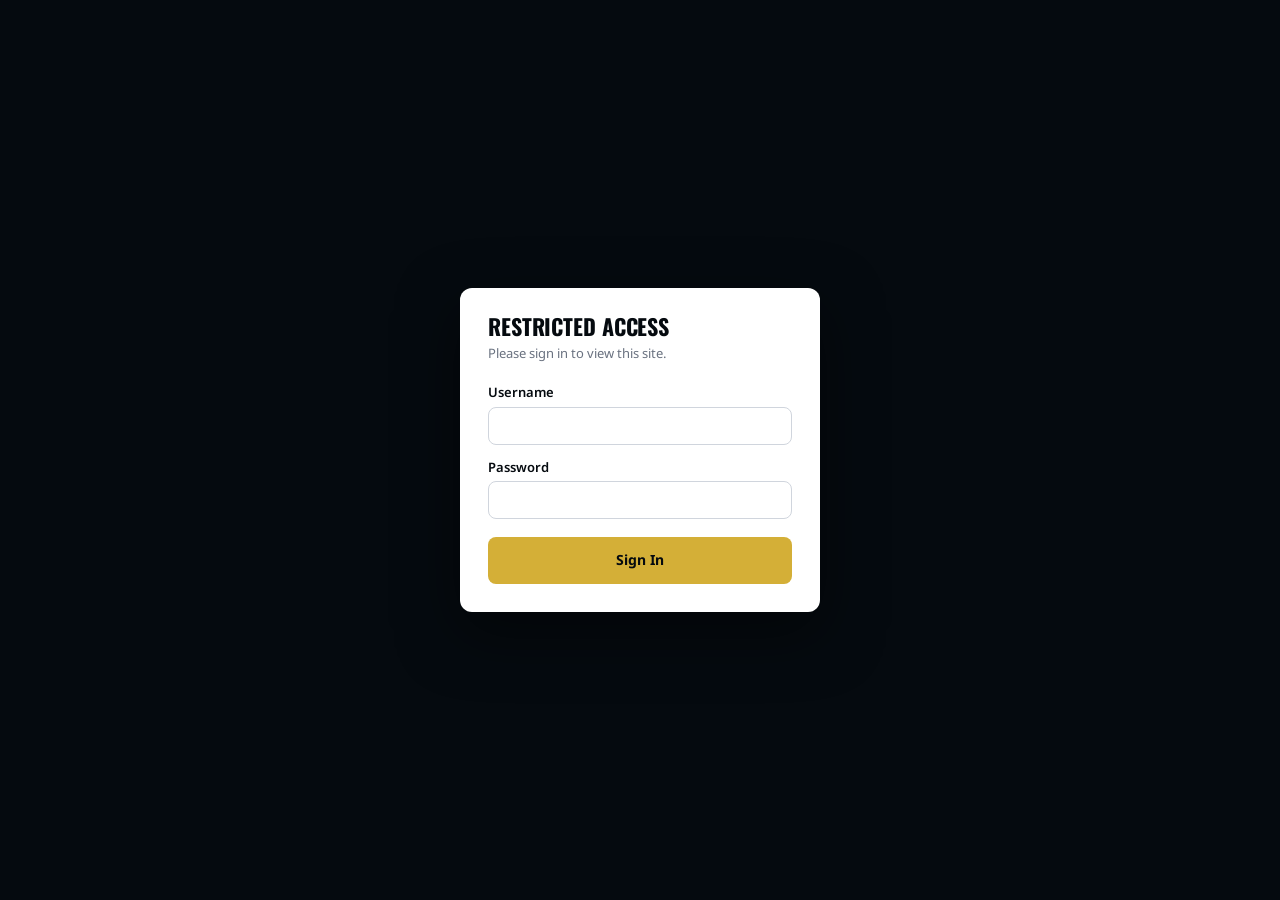
<file: index.html>
<!DOCTYPE html>
<html lang="en-US">
<head>
  <meta charset="UTF-8" />
  <meta name="viewport" content="width=device-width, initial-scale=1.0" />
  <title>FIFA World Cup 2026™ — Official Hospitality</title>
  <meta name="description" content="Experience the best of it all with Official Hospitality packages for the FIFA World Cup 2026™ featuring premium tickets, food & beverage, entertainment, and more." />
  <link rel="icon" href="assets/logo-fifa.webp" />
  <link rel="preconnect" href="https://fonts.googleapis.com">
  <link rel="preconnect" href="https://fonts.gstatic.com" crossorigin>
  <link href="https://fonts.googleapis.com/css2?family=Noto+Sans:wght@300;400;500;600;700&family=Oswald:wght@500;600;700&display=swap" rel="stylesheet">
  <link rel="stylesheet" href="styles.css" />

  <!-- ================= Simple client-side password gate =================
       NOTE: This is NOT real security. The credentials are visible in
       this file's source and anyone can bypass via DevTools. It is a
       cosmetic gate only. -->
  <style>
    .auth-gate { display: none; }
    html.needs-auth, html.needs-auth body { overflow: hidden; }
    html.needs-auth body > *:not(.auth-gate) { display: none !important; }
    html.needs-auth .auth-gate {
      display: flex;
      position: fixed; inset: 0;
      background: #050a0f;
      z-index: 100000;
      align-items: center;
      justify-content: center;
      padding: 24px;
    }
    .auth-gate__card {
      width: 100%; max-width: 360px;
      background: #ffffff; color: #050a0f;
      border-radius: 12px; padding: 28px;
      box-shadow: 0 20px 60px rgba(0,0,0,0.5);
      font-family: 'Noto Sans', system-ui, sans-serif;
    }
    .auth-gate__card h2 { margin: 0 0 6px; font-size: 22px; }
    .auth-gate__card p.sub { margin: 0 0 18px; font-size: 13px; color: #6a7280; }
    .auth-gate__card label { display: block; margin-bottom: 12px; font-size: 13px; font-weight: 600; }
    .auth-gate__card input {
      display: block; width: 100%; box-sizing: border-box;
      margin-top: 4px; padding: 10px 12px; font-size: 14px;
      border: 1px solid #d0d5dd; border-radius: 8px;
    }
    .auth-gate__card button {
      width: 100%; padding: 12px 16px; margin-top: 6px;
      border: 0; border-radius: 8px; background: #d4af37; color: #050a0f;
      font-size: 14px; font-weight: 700; cursor: pointer;
    }
    .auth-gate__card button:hover { background: #c69e2c; }
    .auth-gate__error {
      margin: 12px 0 0; padding: 8px 12px;
      background: #fef2f2; color: #b42318;
      border-radius: 6px; font-size: 13px;
    }
  </style>
  <script>
    (function () {
      try {
        if (sessionStorage.getItem('fifa26-auth') !== 'ok') {
          document.documentElement.classList.add('needs-auth');
        }
      } catch (err) {
        document.documentElement.classList.add('needs-auth');
      }
    })();
  </script>
</head>
<body>

  <!-- Auth gate (visible only when html.needs-auth) -->
  <div class="auth-gate" id="authGate" role="dialog" aria-modal="true" aria-labelledby="authGateTitle">
    <form class="auth-gate__card" id="authForm" autocomplete="off">
      <h2 id="authGateTitle">Restricted Access</h2>
      <p class="sub">Please sign in to view this site.</p>
      <label>Username
        <input type="text" name="username" id="authUser" autocomplete="username" required>
      </label>
      <label>Password
        <input type="password" name="password" id="authPass" autocomplete="current-password" required>
      </label>
      <button type="submit">Sign In</button>
      <p class="auth-gate__error" id="authError" hidden>Invalid username or password.</p>
    </form>
  </div>

  <!-- ================= Country selector overlay ================= -->
  <div class="country-modal" id="countryModal" hidden>
    <div class="country-modal__card">
      <h2 data-i18n="country.title">Choose Country</h2>
      <p data-i18n="country.body">Please select the host country in which you're purchasing hospitality packages. The price will be in the respective country's currency.</p>
      <div class="country-modal__grid">
        <button class="country-tile" data-country="usa">
          <img src="assets/flag-usa.webp" alt="USA" />
          <span data-i18n="country.usa">United States</span>
        </button>
        <button class="country-tile" data-country="can">
          <img src="assets/flag-canada.webp" alt="Canada" />
          <span data-i18n="country.canada">Canada</span>
        </button>
        <button class="country-tile" data-country="mex">
          <img src="assets/flag-mexico.webp" alt="Mexico" />
          <span data-i18n="country.mexico">Mexico</span>
        </button>
      </div>
    </div>
  </div>

  <!-- ================= Navbar ================= -->
  <header class="nav" id="top">
    <div class="nav__inner">
      <a href="#top" class="nav__logo" aria-label="FIFA World Cup 2026 Official Hospitality Home">
        <img src="assets/logo-fifa-ol.webp" alt="FIFA World Cup 2026 Official Hospitality" class="nav__logo-img" />
      </a>

      <nav class="nav__menu" aria-label="Primary">
        <ul>
          <li class="has-dropdown">
            <button class="nav__link"><span data-i18n="nav.matchOfferings">Match Offerings</span> <svg width="10" height="6" viewBox="0 0 10 6" aria-hidden="true"><path d="M1 1l4 4 4-4" stroke="currentColor" fill="none" stroke-width="1.5"/></svg></button>
            <ul class="nav__sub">
              <li><a href="#match-offerings" data-i18n="nav.singleMatches">Single Matches</a></li>
              <li><a href="#match-offerings" data-i18n="nav.venueSeries">Venue Series</a></li>
              <li><a href="#match-offerings" data-i18n="nav.followMyTeam">Follow My Team</a></li>
              <li><a href="#private-suites" data-i18n="nav.privateSuites">Private Suites</a></li>
              <li><a href="#match-offerings" data-i18n="nav.multiMatchSeries">Multi-Match Series</a></li>
            </ul>
          </li>
          <li class="has-dropdown">
            <button class="nav__link"><span data-i18n="nav.more">More</span> <svg width="10" height="6" viewBox="0 0 10 6" aria-hidden="true"><path d="M1 1l4 4 4-4" stroke="currentColor" fill="none" stroke-width="1.5"/></svg></button>
            <ul class="nav__sub">
              <li><a href="#faq" data-i18n="nav.faq">FAQ</a></li>
              <li><a href="#why" data-i18n="nav.about">About</a></li>
              <li><a href="#browse" data-i18n="nav.venues">Venues</a></li>
              <li><a href="#browse" data-i18n="nav.schedule">Schedule</a></li>
            </ul>
          </li>
          <li><a class="nav__link" href="#faq" data-i18n="nav.faq">FAQ</a></li>
          <li><a class="nav__link" href="chat-fullscreen.html" data-i18n="nav.askIris">Ask Iris</a></li>
        </ul>
      </nav>

      <div class="nav__right">
        <div class="country-switcher">
          <button class="country-switcher__btn" id="countryBtn">
            <img id="countryFlag" src="assets/flag-usa.webp" alt="USA" />
            <span id="countryLabel">USA</span>
            <svg width="10" height="6" viewBox="0 0 10 6" aria-hidden="true"><path d="M1 1l4 4 4-4" stroke="currentColor" fill="none" stroke-width="1.5"/></svg>
          </button>
        </div>
        <div class="lang-switcher">
          <button class="lang-switcher__btn"><span data-i18n="nav.currentLang">English</span> <svg width="10" height="6" viewBox="0 0 10 6" aria-hidden="true"><path d="M1 1l4 4 4-4" stroke="currentColor" fill="none" stroke-width="1.5"/></svg></button>
          <ul class="lang-switcher__list">
            <li><a href="us/en/" data-i18n="nav.langEn" aria-current="true">English</a></li>
            <li><a href="us/fr/" data-i18n="nav.langFr">Français</a></li>
            <li><a href="us/es/" data-i18n="nav.langEs">Español</a></li>
          </ul>
        </div>
        <a href="#account" class="btn btn--link" data-i18n="nav.login">Log In / Sign Up</a>
        <button class="nav__toggle" aria-label="Open menu" aria-expanded="false">
          <span></span><span></span><span></span>
        </button>
      </div>
    </div>
  </header>

  <!-- ================= Hero ================= -->
  <section class="hero">
    <div class="hero__bg">
      <img src="assets/hero-stadium.webp" alt="" class="hero__img" />
      <div class="hero__grad"></div>
    </div>
    <div class="hero__inner">
      <div class="hero__copy">
        <p class="eyebrow"><span data-i18n="hero.eyebrow">Official Hospitality</span> · 11 June – 19 July 2026</p>
        <p class="hero__overline" data-i18n="hero.overline">Get closer Than Ever To</p>
        <h1 class="hero__title">FIFA World Cup 2026<sup>™</sup></h1>
        <p class="hero__lede" data-i18n="hero.lede">
          Experience the best of it all with official hospitality packages featuring
          premium tickets, food &amp; beverage, entertainment, and more.
          <strong>Now available: single matches and private suites!</strong>
        </p>
        <div class="hero__cta">
          <a href="#browse" class="btn btn--primary" data-i18n="hero.browseMatches">Browse Matches</a>
          <a href="#private-suites" class="btn btn--secondary" data-i18n="hero.browseSuites">Browse Suites</a>
        </div>
      </div>

      <div class="countdown" aria-live="polite">
        <div class="countdown__label" data-i18n="hero.kickoffIn">Kick-off in</div>
        <div class="countdown__grid">
          <div><strong id="cd-days">--</strong><span data-i18n="hero.days">Days</span></div>
          <div><strong id="cd-hours">--</strong><span data-i18n="hero.hours">Hours</span></div>
          <div><strong id="cd-mins">--</strong><span data-i18n="hero.minutes">Minutes</span></div>
          <div><strong id="cd-secs">--</strong><span data-i18n="hero.seconds">Seconds</span></div>
        </div>
      </div>
    </div>
  </section>

  <!-- ================= Browse by ================= -->
  <section class="section browse" id="browse">
    <div class="container">
      <div class="browse__head">
        <h2 class="h-display" data-i18n="browse.title">Browse</h2>
        <div class="tabs tabs--pill" role="tablist">
          <button class="tab tab--active" data-browse="city" role="tab" data-i18n="browse.hostCity">Host City</button>
          <button class="tab" data-browse="team" role="tab" data-i18n="browse.team">Team</button>
        </div>
      </div>

      <div class="browse__panel" data-panel="city">
        <div class="city-row">
          <h4>🇺🇸 USA</h4>
          <div class="city-list">
            <a href="venue.html?city=atlanta">Atlanta</a>
            <a href="venue.html?city=boston">Boston</a>
            <a href="venue.html?city=dallas">Dallas</a>
            <a href="venue.html?city=houston">Houston</a>
            <a href="venue.html?city=kansas-city">Kansas City</a>
            <a href="venue.html?city=los-angeles">Los Angeles</a>
            <a href="venue.html?city=miami">Miami</a>
            <a href="venue.html?city=new-york-new-jersey">New York New Jersey</a>
            <a href="venue.html?city=philadelphia">Philadelphia</a>
            <a href="venue.html?city=san-francisco-bay-area">San Francisco Bay Area</a>
            <a href="venue.html?city=seattle">Seattle</a>
          </div>
        </div>
        <div class="city-row">
          <h4>🇨🇦 Canada</h4>
          <div class="city-list">
            <a href="venue.html?city=toronto">Toronto</a>
            <a href="venue.html?city=vancouver">Vancouver</a>
          </div>
        </div>
        <div class="city-row">
          <h4>🇲🇽 Mexico</h4>
          <div class="city-list">
            <a href="venue.html?city=guadalajara">Guadalajara</a>
            <a href="venue.html?city=mexico-city">Mexico City</a>
            <a href="venue.html?city=monterrey">Monterrey</a>
          </div>
        </div>
      </div>

      <div class="browse__panel" data-panel="team" hidden>
        <div class="team-grid">
          <a class="team"><span>ARG</span>Argentina</a>
          <a class="team"><span>AUS</span>Australia</a>
          <a class="team"><span>AUT</span>Austria</a>
          <a class="team"><span>BEL</span>Belgium</a>
          <a class="team"><span>BRA</span>Brazil</a>
          <a class="team"><span>CAN</span>Canada</a>
          <a class="team"><span>COL</span>Colombia</a>
          <a class="team"><span>CRO</span>Croatia</a>
          <a class="team"><span>ECU</span>Ecuador</a>
          <a class="team"><span>EGY</span>Egypt</a>
          <a class="team"><span>ENG</span>England</a>
          <a class="team"><span>FRA</span>France</a>
          <a class="team"><span>GER</span>Germany</a>
          <a class="team"><span>GHA</span>Ghana</a>
          <a class="team"><span>IRN</span>Iran</a>
          <a class="team"><span>JPN</span>Japan</a>
          <a class="team"><span>JOR</span>Jordan</a>
          <a class="team"><span>KOR</span>Korea Republic</a>
          <a class="team"><span>MEX</span>Mexico</a>
          <a class="team"><span>MAR</span>Morocco</a>
          <a class="team"><span>NED</span>Netherlands</a>
          <a class="team"><span>NZL</span>New Zealand</a>
          <a class="team"><span>NOR</span>Norway</a>
          <a class="team"><span>POR</span>Portugal</a>
          <a class="team"><span>QAT</span>Qatar</a>
          <a class="team"><span>KSA</span>Saudi Arabia</a>
          <a class="team"><span>SCO</span>Scotland</a>
          <a class="team"><span>SEN</span>Senegal</a>
          <a class="team"><span>RSA</span>South Africa</a>
          <a class="team"><span>ESP</span>Spain</a>
          <a class="team"><span>SUI</span>Switzerland</a>
          <a class="team"><span>TUN</span>Tunisia</a>
          <a class="team"><span>TUR</span>Türkiye</a>
          <a class="team"><span>URU</span>Uruguay</a>
          <a class="team"><span>USA</span>United States</a>
          <a class="team"><span>UZB</span>Uzbekistan</a>
        </div>
      </div>
    </div>
  </section>

  <!-- ================= Warning strip ================= -->
  <section class="alert-strip">
    <div class="container">
      <p data-i18n="alert.title">Don't risk unofficial sources or leave tickets to chance!<br/>Every offering features premium seats and hospitality.</p>
      <ol class="steps">
        <li><span>1.</span> <span data-i18n="alert.step1">Choose Offerings</span></li>
        <li><span>2.</span> <span data-i18n="alert.step2">Choose Hospitality</span></li>
        <li><span>3.</span> <span data-i18n="alert.step3">Configure &amp; Check Out</span></li>
      </ol>
    </div>
  </section>

  <!-- ================= Match Offerings ================= -->
  <section class="section offerings" id="match-offerings">
    <div class="container">
      <div class="section__head">
        <p class="eyebrow eyebrow--light" data-i18n="offerings.eyebrow">Ways to Experience</p>
        <h2 class="h-display" data-i18n="offerings.title">Match Offerings</h2>
      </div>

      <div class="offerings__grid">
        <article class="offering offering--now">
          <div class="offering__img">
            <img src="assets/offering-a.webp" alt="Single match hospitality" />
            <span class="tag tag--teal" data-i18n="offerings.nowAvailable">Now Available</span>
          </div>
          <div class="offering__body">
            <h3 data-i18n="offerings.singleMatch.title">Single Match</h3>
            <p data-i18n="offerings.singleMatch.body">Watch every match at the venue of your choice.</p>
            <a class="btn btn--primary btn--sm" href="#matches" data-i18n="offerings.buyNow">Buy Now</a>
          </div>
        </article>

        <article class="offering">
          <div class="offering__img">
            <img src="assets/offering-b.webp" alt="Venue series hospitality" />
          </div>
          <div class="offering__body">
            <h3 data-i18n="offerings.venueSeries.title">Venue Series</h3>
            <p data-i18n="offerings.venueSeries.body">See your team in action at every early-stage match, regardless of location.</p>
            <a class="btn btn--ghost btn--sm" href="#" data-i18n="offerings.details">Details</a>
          </div>
        </article>

        <article class="offering">
          <div class="offering__img">
            <img src="assets/offering-c.webp" alt="Follow my team" />
          </div>
          <div class="offering__body">
            <h3 data-i18n="offerings.followMyTeam.title">Follow My Team</h3>
            <p data-i18n="offerings.followMyTeam.body">Follow your nation across the tournament — every match, every venue.</p>
            <a class="btn btn--ghost btn--sm" href="#" data-i18n="offerings.details">Details</a>
          </div>
        </article>

        <article class="offering">
          <div class="offering__img">
            <img src="assets/offering-d.webp" alt="Multi-match series" />
          </div>
          <div class="offering__body">
            <h3 data-i18n="offerings.multiMatch.title">Multi-Match Series</h3>
            <p data-i18n="offerings.multiMatch.body">Your path to the Final Match! Choose a curated multi-stage series.</p>
            <a class="btn btn--ghost btn--sm" href="#" data-i18n="offerings.details">Details</a>
          </div>
        </article>
      </div>

      <!-- Multi-match tiers -->
      <div class="tier-progress">
        <h3 class="tier-progress__title" data-i18n="tier.title">Your path to the Final Match!</h3>
        <ol class="tier-progress__list">
          <li><span class="tier-num">1</span><p data-i18n="tier.step1">Choose from any Group Stage (except Team USA) or Round of 32</p></li>
          <li><span class="tier-num">2</span><p data-i18n="tier.step2">Choose from all previous options or Round of 16 or Bronze Final</p></li>
          <li><span class="tier-num">3</span><p data-i18n="tier.step3">Choose from all previous options or Team USA Group Stage or Quarter-Finals or Semi-Finals</p></li>
          <li><span class="tier-num">4</span><p data-i18n="tier.step4">Choose from all previous options (incl. Team USA Group Stage or QFs or SFs)</p></li>
          <li class="tier--final"><span class="tier-num">★</span><p data-i18n="tier.final">Choose from all matches, including the <strong>FINAL!</strong></p></li>
        </ol>
      </div>
    </div>
  </section>

  <!-- ================= Single Matches ================= -->
  <section class="section matches" id="matches">
    <div class="container">
      <div class="section__head section__head--split">
        <div>
          <h2 class="h-display dark" data-i18n="matches.title">Single Matches</h2>
          <p data-i18n="matches.subtitle">Choose from 104 matches across 16 dynamic host cities and venues<sup>*</sup>.</p>
        </div>
        <div class="section__head-cta">
          <a class="btn btn--ghost-dark" href="#" data-i18n="matches.exploreAll">Explore All Matches</a>
          <a class="btn btn--link-dark" href="#" data-i18n="matches.viewSchedule">View Schedule ↗</a>
        </div>
      </div>

      <div class="tabs tabs--underline" role="tablist">
        <button class="tab tab--active" data-match-filter="popular" data-i18n="matches.popular">Popular</button>
        <button class="tab" data-match-filter="group" data-i18n="matches.group">Group Stage</button>
        <button class="tab" data-match-filter="r32" data-i18n="matches.r32">Round of 32</button>
      </div>

      <div class="match-grid">

        <article class="match-card" data-cat="popular">
          <div class="match-card__img" style="background-image:url('assets/matches-map.webp')"><span class="tag tag--red" data-i18n="matches.goingFast">Going Fast</span></div>
          <div class="match-card__date">
            <span>Friday <strong>11</strong> June</span>
            <em>4:00 pm</em>
          </div>
          <div class="match-card__info">
            <p class="match-card__venue">Mexico City Stadium</p>
            <h4>M1: Mexico vs. South Africa</h4>
          </div>
          <div class="match-card__price">
            <span class="from" data-i18n="matches.from">From</span>
            <strong>$0,000</strong>
            <em data-i18n="matches.usdEach">USD each</em>
          </div>
          <a class="btn btn--primary btn--sm btn--full" href="#" data-i18n="matches.buyNow">Buy Now</a>
        </article>

        <article class="match-card" data-cat="popular">
          <div class="match-card__img" style="background-image:url('assets/lounge-a.webp')"></div>
          <div class="match-card__date"><span>Friday <strong>12</strong> June</span><em>4:00 pm</em></div>
          <div class="match-card__info">
            <p class="match-card__venue">Los Angeles Stadium</p>
            <h4>M4: United States vs. Paraguay</h4>
          </div>
          <div class="match-card__price"><span class="from" data-i18n="matches.from">From</span><strong>$0,000</strong><em data-i18n="matches.usdEach">USD each</em></div>
          <a class="btn btn--primary btn--sm btn--full" href="#" data-i18n="matches.buyNow">Buy Now</a>
        </article>

        <article class="match-card" data-cat="popular">
          <div class="match-card__img" style="background-image:url('assets/lounge-b.webp')"></div>
          <div class="match-card__date"><span>Saturday <strong>13</strong> June</span><em>7:00 pm</em></div>
          <div class="match-card__info">
            <p class="match-card__venue">New York New Jersey Stadium</p>
            <h4>M7: Brazil vs. Morocco</h4>
          </div>
          <div class="match-card__price"><span class="from" data-i18n="matches.from">From</span><strong>$0,000</strong><em data-i18n="matches.usdEach">USD each</em></div>
          <a class="btn btn--primary btn--sm btn--full" href="#" data-i18n="matches.buyNow">Buy Now</a>
        </article>

        <article class="match-card" data-cat="group">
          <div class="match-card__img" style="background-image:url('assets/lounge-c.webp')"></div>
          <div class="match-card__date"><span>Saturday <strong>13</strong> June</span><em>4:00 pm</em></div>
          <div class="match-card__info">
            <p class="match-card__venue">San Francisco Bay Area Stadium</p>
            <h4>M8: Qatar vs. Switzerland</h4>
          </div>
          <div class="match-card__price"><span class="from" data-i18n="matches.from">From</span><strong>$0,000</strong><em data-i18n="matches.usdEach">USD each</em></div>
          <a class="btn btn--primary btn--sm btn--full" href="#" data-i18n="matches.buyNow">Buy Now</a>
        </article>

        <article class="match-card" data-cat="group">
          <div class="match-card__img" style="background-image:url('assets/lounge-d.webp')"></div>
          <div class="match-card__date"><span>Sunday <strong>14</strong> June</span><em>7:00 pm</em></div>
          <div class="match-card__info">
            <p class="match-card__venue">Philadelphia Stadium</p>
            <h4>M9: Côte d'Ivoire vs. Ecuador</h4>
          </div>
          <div class="match-card__price"><span class="from" data-i18n="matches.from">From</span><strong>$0,000</strong><em data-i18n="matches.usdEach">USD each</em></div>
          <a class="btn btn--primary btn--sm btn--full" href="#" data-i18n="matches.buyNow">Buy Now</a>
        </article>

        <article class="match-card" data-cat="group">
          <div class="match-card__img" style="background-image:url('assets/offering-a.webp')"></div>
          <div class="match-card__date"><span>Sunday <strong>14</strong> June</span><em>4:00 pm</em></div>
          <div class="match-card__info">
            <p class="match-card__venue">Houston Stadium</p>
            <h4>M10: Germany vs. Curaçao</h4>
          </div>
          <div class="match-card__price"><span class="from" data-i18n="matches.from">From</span><strong>$0,000</strong><em data-i18n="matches.usdEach">USD each</em></div>
          <a class="btn btn--primary btn--sm btn--full" href="#" data-i18n="matches.buyNow">Buy Now</a>
        </article>

        <article class="match-card" data-cat="group">
          <div class="match-card__img" style="background-image:url('assets/offering-b.webp')"></div>
          <div class="match-card__date"><span>Sunday <strong>14</strong> June</span><em>7:00 pm</em></div>
          <div class="match-card__info">
            <p class="match-card__venue">Dallas Stadium</p>
            <h4>M11: Netherlands vs. Japan</h4>
          </div>
          <div class="match-card__price"><span class="from" data-i18n="matches.from">From</span><strong>$0,000</strong><em data-i18n="matches.usdEach">USD each</em></div>
          <a class="btn btn--primary btn--sm btn--full" href="#" data-i18n="matches.buyNow">Buy Now</a>
        </article>

        <article class="match-card" data-cat="r32">
          <div class="match-card__img" style="background-image:url('assets/offering-c.webp')"></div>
          <div class="match-card__date"><span>Friday <strong>3</strong> July</span><em>TBD</em></div>
          <div class="match-card__info">
            <p class="match-card__venue">Seattle Stadium</p>
            <h4>M32: United States vs. Australia</h4>
          </div>
          <div class="match-card__price"><span class="from" data-i18n="matches.from">From</span><strong>$0,000</strong><em data-i18n="matches.usdEach">USD each</em></div>
          <a class="btn btn--primary btn--sm btn--full" href="#" data-i18n="matches.buyNow">Buy Now</a>
        </article>

      </div>
    </div>
  </section>

  <!-- ================= Private Suites ================= -->
  <section class="section suites" id="private-suites">
    <div class="container suites__inner">
      <div class="suites__copy">
        <p class="eyebrow eyebrow--gold" data-i18n="suites.eyebrow">Exclusive</p>
        <h2 class="h-display light" data-i18n="suites.title">Private <br/>Suites</h2>
        <p class="suites__lede" data-i18n="suites.body">Level up with this exclusive offering that includes preferred entry, direct seating access, and dedicated service — all to be enjoyed privately among you and your guests.</p>
        <a class="btn btn--secondary" href="#" data-i18n="suites.buyNow">Buy Now</a>
      </div>
      <figure class="suites__img">
        <img src="assets/suites.webp" alt="FIFA Private Suite interior" />
      </figure>
    </div>
  </section>

  <!-- ================= Additional Offerings ================= -->
  <section class="section additional">
    <div class="container">
      <div class="section__head">
        <p class="eyebrow"><span data-i18n="additional.eyebrow">Want more?</span> <a href="#footer-contact" data-i18n="additional.contactUs">contact us here</a></p>
        <h2 class="h-display" data-i18n="additional.title">Additional Offerings</h2>
      </div>

      <div class="additional__grid">
        <article class="addl">
          <figure><img src="assets/platinum.webp" alt="Platinum access lounge"/></figure>
          <div class="addl__body">
            <h3 data-i18n="additional.platinum.title">Platinum access</h3>
            <p data-i18n="additional.platinum.body">The most exclusive offering. It delivers an all-encompassing experience with full-service customization and the most premium access available.</p>
            <a class="btn btn--primary btn--sm" href="#" data-i18n="additional.registerInterest">Register Interest</a>
          </div>
        </article>

        <article class="addl">
          <figure><img src="assets/offering-b.webp" alt="Accommodations"/></figure>
          <div class="addl__body">
            <h3 data-i18n="additional.accommodations.title">Accommodations</h3>
            <p data-i18n="additional.accommodations.body">Select your preferred hotels, experiences, and/or car rentals to create your ideal trip package.</p>
            <a class="btn btn--primary btn--sm" href="#" data-i18n="additional.registerInterest">Register Interest</a>
          </div>
        </article>
      </div>
    </div>
  </section>

  <!-- ================= Lounges ================= -->
  <section class="section lounges">
    <div class="container">
      <div class="section__head">
        <h2 class="h-display light" data-i18n="lounges.title">Unrivaled <br/>Lounge access</h2>
        <p class="section__sub light" data-i18n="lounges.subtitle">After selecting your series, choose from a selection of dynamic lounge offerings at every venue.</p>
      </div>

      <div class="lounges__grid">
        <article class="lounge" style="background-image: linear-gradient(180deg, transparent 40%, rgba(0,0,0,.85)), url('assets/lounge-b.webp')">
          <h4 data-i18n="lounges.pitchside">Pitchside Lounge</h4>
        </article>
        <article class="lounge" style="background-image: linear-gradient(180deg, transparent 40%, rgba(0,0,0,.85)), url('assets/lounge-a.webp')">
          <h4 data-i18n="lounges.vip">VIP</h4>
        </article>
        <article class="lounge lounge--feature" style="background-image: linear-gradient(180deg, transparent 40%, rgba(0,0,0,.85)), url('assets/trophy.webp')">
          <span class="tag tag--gold" data-i18n="lounges.mostPremium">Most Premium</span>
          <h4 data-i18n="lounges.trophy">Trophy Lounge</h4>
        </article>
        <article class="lounge" style="background-image: linear-gradient(180deg, transparent 40%, rgba(0,0,0,.85)), url('assets/lounge-d.webp')">
          <h4 data-i18n="lounges.champions">Champions Club</h4>
        </article>
        <article class="lounge" style="background-image: linear-gradient(180deg, transparent 40%, rgba(0,0,0,.85)), url('assets/lounge-c.webp')">
          <h4 data-i18n="lounges.pavilion">FIFA Pavilion</h4>
        </article>
      </div>
    </div>
  </section>

  <!-- ================= Why On Location ================= -->
  <section class="section why" id="why">
    <div class="container why__inner">
      <div class="why__media">
        <img src="assets/lounge-a.webp" alt="" class="why__big"/>
        <img src="assets/lounge-c.webp" alt="" class="why__sm-1"/>
        <img src="assets/lounge-d.webp" alt="" class="why__sm-2"/>
      </div>
      <div class="why__copy">
        <p class="eyebrow" data-i18n="why.eyebrow">About</p>
        <h2 class="h-display" data-i18n="why.title">Why Choose <br/>on Location?</h2>
        <p data-i18n="why.body">On Location is the Official Hospitality Provider of the FIFA World Cup 26™. For decades we've delivered once-in-a-lifetime experiences at the world's biggest sporting events.</p>
        <div class="why__stats">
          <div><strong>2 million</strong><span data-i18n="why.statGuests">Global Guests Hosted Annually</span></div>
          <div><strong>25+ years</strong><span data-i18n="why.statYears">Premium Hospitality Experience</span></div>
          <div><strong>16 cities</strong><span data-i18n="why.statCities">Across USA · Canada · Mexico</span></div>
        </div>
        <a href="#faq" class="btn btn--primary" data-i18n="why.learnMore">Learn More</a>
      </div>
    </div>
  </section>

  <!-- ================= FAQ ================= -->
  <section class="section faq" id="faq">
    <div class="container">
      <div class="section__head">
        <p class="eyebrow" data-i18n="faq.eyebrow">Support</p>
        <h2 class="h-display" data-i18n="faq.title">Frequently asked questions</h2>
      </div>
      <div class="faq__list">
        <details>
          <summary data-i18n="faq.q1">How is hospitality different from a general ticket?</summary>
          <p data-i18n="faq.a1">An Official Hospitality package pairs a premium match ticket with an exclusive pre-match, halftime and post-match experience — including dining, beverages, and access to lounges, entertainment and FIFA Legend appearances. A general ticket only gets you into the stadium seat.</p>
        </details>
        <details>
          <summary data-i18n="faq.q2">Can I buy hospitality packages from other companies?</summary>
          <p data-i18n="faq.a2">On Location is the only official hospitality provider appointed by FIFA. Visit <a href="#">FIFA.com/hospitality</a> to confirm official sellers. We strongly advise against purchasing packages from unauthorized platforms or sellers — booking <a href="#">here</a> guarantees your experience.</p>
        </details>
        <details>
          <summary data-i18n="faq.q3">Why are there separate FIFA Hospitality Digital Checkout Stores for each of the three host nations (Canada, Mexico, and the U.S.)?</summary>
          <p data-i18n="faq.a3">Purchases need to be made in each host nation's currency (in their related digital checkout store). Use the country switcher at the top of the page to select the appropriate store before booking.</p>
        </details>
        <details>
          <summary data-i18n="faq.q4">What do I need to know re: purchasing packages in different host nations?</summary>
          <p data-i18n="faq.a4">Purchases need to be made in each host nation's currency (in their related digital checkout store). Applicable taxes, payment methods, and delivery options vary by country. Our sales agents can help guide you through the process.</p>
        </details>
        <details>
          <summary data-i18n="faq.q5">Is it possible for different purchasers – those who have purchased packages using separate accounts – to sit together at a match?</summary>
          <p data-i18n="faq.a5">Yes — separately purchased packages can typically be linked for seating purposes. Please contact your sales agent at least 30 days prior to the match to coordinate, subject to availability.</p>
        </details>
      </div>
      <div class="faq__more"><a class="btn btn--ghost-dark" href="#" data-i18n="faq.seeAll">See All FAQs</a></div>
    </div>
  </section>

  <!-- ================= Contact / Hospitality Support ================= -->
  <section class="section support" id="contact">
    <div class="container">
      <h2 class="h-display light" data-i18n="support.title">What can we help you with?</h2>
      <div class="support__grid">
        <aside class="support__aside">
          <p><strong>USA:</strong> <a href="tel:+18446521685">(+1 844-652-1685)</a></p>
          <p><strong>CA:</strong> <a href="tel:+18885027844">(+1 888-502-7844)</a></p>
          <p><strong>MX:</strong> <a href="tel:+528002833520">(+52 800-283-3520)</a></p>
          <p class="support__faq-note"><span data-i18n="support.faqNote">Looking for more information? Check out our</span> <a href="#faq" data-i18n="support.faqLink">Frequently Asked Questions.</a></p>
        </aside>

        <div class="support__card">
          <h3 class="support__title" data-i18n="support.contactTitle">Contact Customer Support</h3>
          <p class="support__sub" data-i18n="support.subtitle">Tell us how we can help.</p>
          <form class="support__form" onsubmit="event.preventDefault(); this.reset(); alert('Thanks — we will be in touch shortly.');">
            <div class="support__row">
              <label><span data-i18n="support.firstName">First Name</span> <span>*</span><input type="text" name="first" required></label>
              <label><span data-i18n="support.lastName">Last Name</span> <span>*</span><input type="text" name="last" required></label>
            </div>
            <div class="support__row">
              <label><span data-i18n="support.email">Customer Email</span> <span>*</span><input type="email" name="email" required></label>
              <label><span data-i18n="support.phone">Customer Phone</span> <span>*</span><input type="tel" name="phone" required></label>
            </div>
            <div class="support__row">
              <label><span data-i18n="support.country">Country</span> <span>*</span>
                <select name="country" required>
                  <option value="" data-i18n="support.selectCountry">Select Country</option>
                  <option data-i18n="country.usa">United States</option>
                  <option data-i18n="country.canada">Canada</option>
                  <option data-i18n="country.mexico">Mexico</option>
                </select>
              </label>
              <label><span data-i18n="support.orderNumber">Order Number</span><input type="text" name="order"></label>
            </div>
            <label class="support__full"><span data-i18n="support.subject">Subject</span> <span>*</span><input type="text" name="subject" required></label>
            <label class="support__full"><span data-i18n="support.description">Description</span> <span>*</span><textarea name="description" rows="5" required></textarea></label>
            <button type="submit" class="btn btn--primary" data-i18n="support.submit">Submit</button>
          </form>
        </div>
      </div>
    </div>
  </section>

  <!-- ================= CTA Strip ================= -->
  <section class="cta-strip" id="account">
    <div class="container cta-strip__inner">
      <div>
        <p class="eyebrow eyebrow--gold" data-i18n="cta.eyebrow">Not ready to make a purchase?</p>
        <h3 data-i18n="cta.title">Talk to an Official Sales Agent.</h3>
      </div>
      <div class="cta-strip__phones">
        <a href="tel:+18446521685"><span>USA</span>+1-844-652-1685</a>
        <a href="tel:+18885027844"><span>Canada</span>+1-888-502-7844</a>
        <a href="tel:+52800283350"><span>Mexico</span>+52 80 0283 3520</a>
      </div>
    </div>
  </section>

  <!-- ================= Footer ================= -->
  <footer class="footer" id="footer-contact">
    <div class="container footer__inner">
      <div class="footer__brand">
        <img src="assets/logo-fifa-ol.webp" alt="FIFA World Cup 26 Official Hospitality" class="footer__logo" />
        <p data-i18n="footer.about">On Location is the Official Hospitality Provider of the FIFA World Cup 26™.</p>
        <div class="footer__partners">
          <img src="assets/logo-onlocation.svg" alt="On Location" />
          <img src="assets/logo-fifa.webp" alt="FIFA" />
          <img src="assets/logo-visa.webp" alt="VISA" />
        </div>
      </div>

      <div class="footer__cols">
        <div>
          <h5 data-i18n="footer.explore">Explore</h5>
          <ul>
            <li><a href="#top" data-i18n="footer.home">Home</a></li>
            <li><a href="#why" data-i18n="footer.aboutUs">About Us</a></li>
            <li><a href="#matches" data-i18n="footer.matches">Matches</a></li>
            <li><a href="#browse" data-i18n="footer.venues">Venues</a></li>
            <li><a href="#faq" data-i18n="footer.faq">FAQ</a></li>
          </ul>
        </div>
        <div>
          <h5 data-i18n="footer.account">Account</h5>
          <ul>
            <li><a href="#" data-i18n="footer.myAccount">My Account</a></li>
            <li><a href="#" data-i18n="footer.myOrders">My Orders</a></li>
            <li><a href="#" data-i18n="footer.salesAgents">FIFA World Cup 26™ Sales Agents</a></li>
            <li><a href="#contact" data-i18n="footer.contactUs">Contact Us</a></li>
            <li><a href="#" data-i18n="footer.requestAccessible">Request Accessible Hospitality</a></li>
          </ul>
        </div>
        <div>
          <h5 data-i18n="footer.contact">Contact</h5>
          <ul class="footer__phones">
            <li><em>USA</em><a href="tel:+18446521685">+1-844-652-1685</a></li>
            <li><em>Canada</em><a href="tel:+18885027844">+1-888-502-7844</a></li>
            <li><em>Mexico</em><a href="tel:+52800283350">+52 80 0283 3520</a></li>
          </ul>
        </div>
      </div>
    </div>

    <div class="footer__legal">
      <div class="container footer__legal-inner">
        <p data-i18n="footer.copyright">© 2025 On Location Events, LLC | All Rights Reserved</p>
        <ul>
          <li><a href="#" data-i18n="footer.privacyPolicy">Privacy Policy</a></li>
          <li><a href="#" data-i18n="footer.ticketTerms">FIFA Ticket Terms of Use</a></li>
          <li><a href="#" data-i18n="footer.olTerms">On Location Terms of Use</a></li>
          <li><a href="#" data-i18n="footer.salesRegs">Hospitality Sales Regulations</a></li>
          <li><a href="#" data-i18n="footer.depositTerms">Deposit Terms</a></li>
          <li><a href="#" data-i18n="footer.cookiePolicy">Cookie Policy</a></li>
          <li><a href="#" data-i18n="footer.doNotSell">Do Not Sell My Personal Info</a></li>
          <li><a href="#" data-i18n="footer.cookieSettings">Cookies Settings/Preferences</a></li>
        </ul>
      </div>
    </div>
  </footer>

  <script src="script.js"></script>

  <!-- Salesforce Embedded Messaging - three MIAW instances (staging + agentuat + surveyCLT) via iframes.
       Each iframe receives the active page locale so the bootstrap language and the
       EndUserLanguage prechat field reflect the user's selection. -->
  <!-- Chat launchers: clicking opens the full-screen MIAW page for each environment. -->
  <a href="chat-fullscreen.html?org=staging&lang=en_US"
     title="Chat with Iris (Staging)" aria-label="Chat with Iris (Staging)"
     style="position:fixed; right:24px; bottom:24px; z-index:9999; width:62px; height:62px; border-radius:50%; background:#3b39c4; color:#fff; display:flex; align-items:center; justify-content:center; font-size:28px; text-decoration:none; box-shadow:0 4px 14px rgba(0,0,0,.28);">&#128172;</a>

  <a href="chat-fullscreen.html?org=agentuat&lang=en_US"
     title="Chat with Iris (UAT)" aria-label="Chat with Iris (UAT)"
     style="position:fixed; left:24px; bottom:24px; z-index:9999; width:62px; height:62px; border-radius:50%; background:#0aa06e; color:#fff; display:flex; align-items:center; justify-content:center; font-size:28px; text-decoration:none; box-shadow:0 4px 14px rgba(0,0,0,.28);">&#128172;</a>

  <!-- surveyCLT MIAW iframe temporarily hidden
  <iframe
    src="embedded-chat.html?org=surveyclt&lang=en_US"
    title="Embedded Chat (surveyCLT)"
    aria-label="Embedded Chat (surveyCLT)"
    allow="microphone; camera; clipboard-read; clipboard-write"
    style="position:fixed; right:0; top:0; width:420px; height:640px; border:0; z-index:9999; background:transparent; pointer-events:auto;"></iframe>
  -->

</body>
</html>
</file>
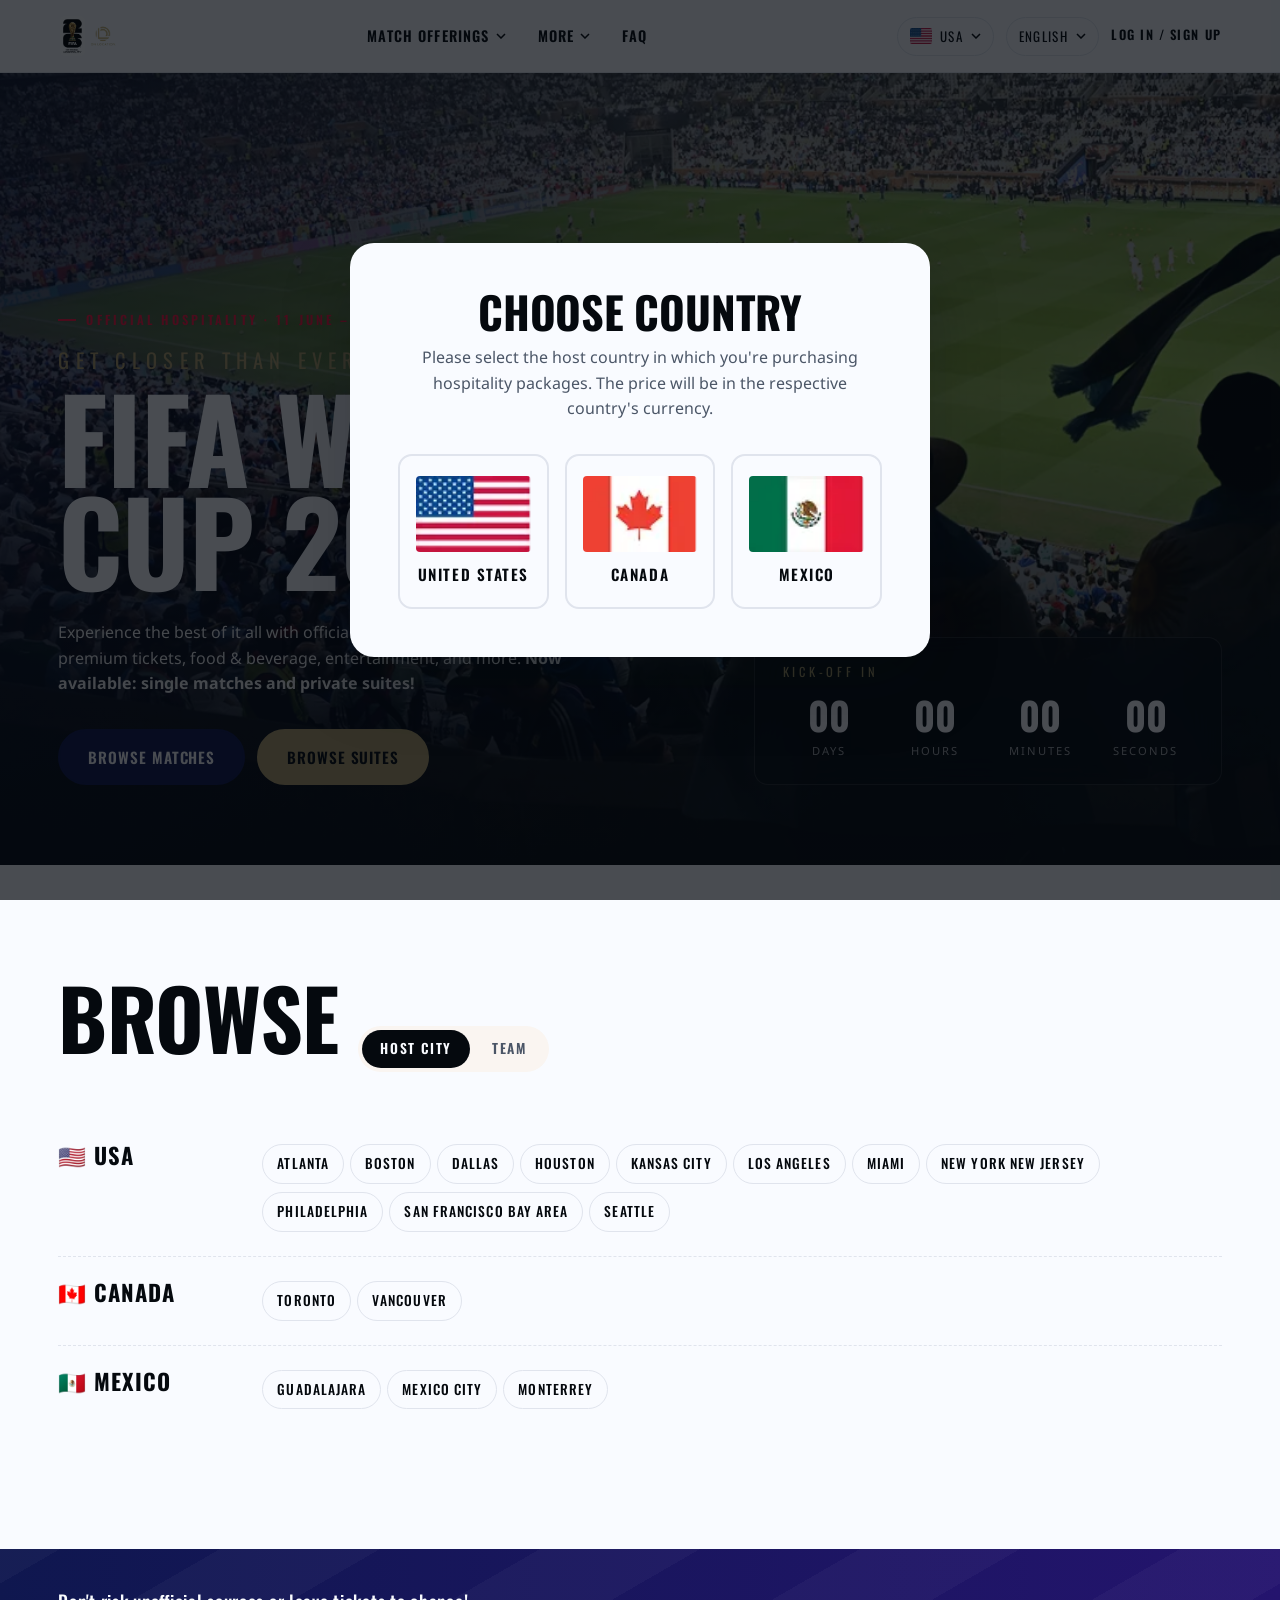
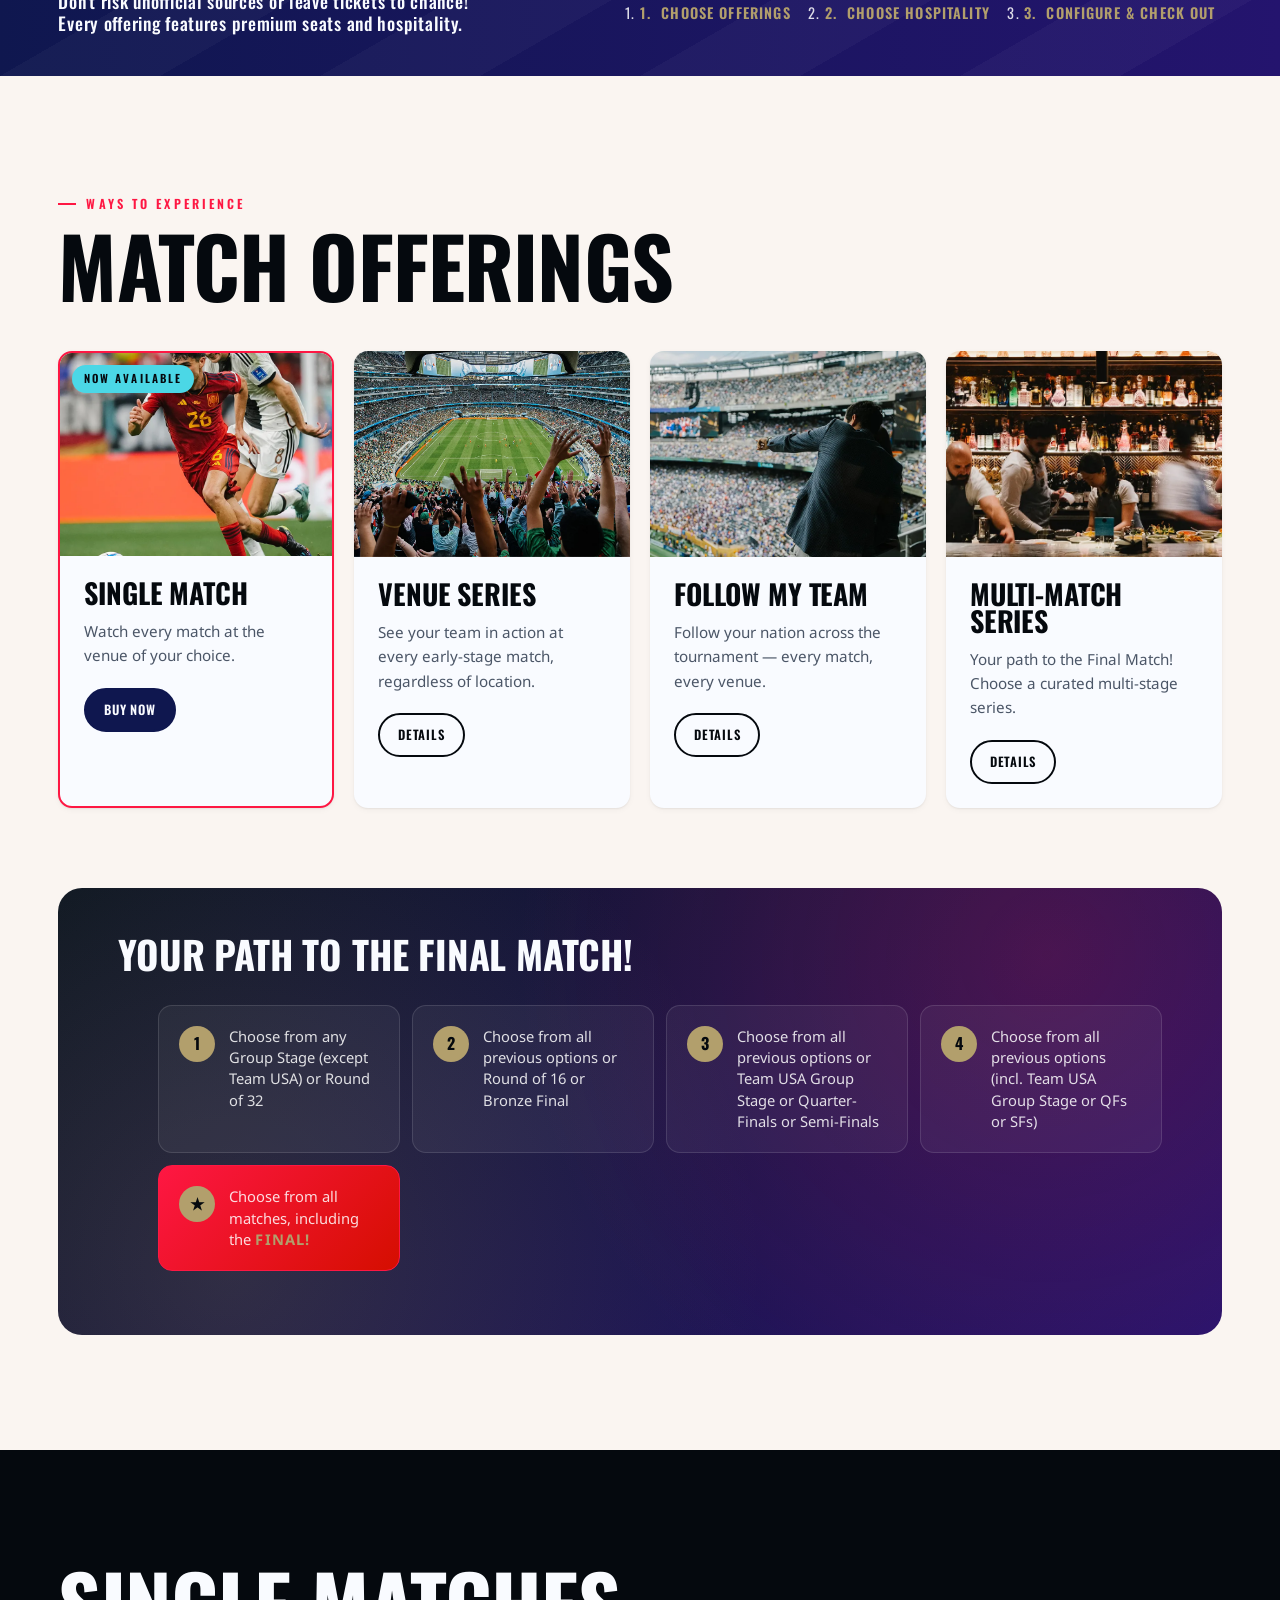
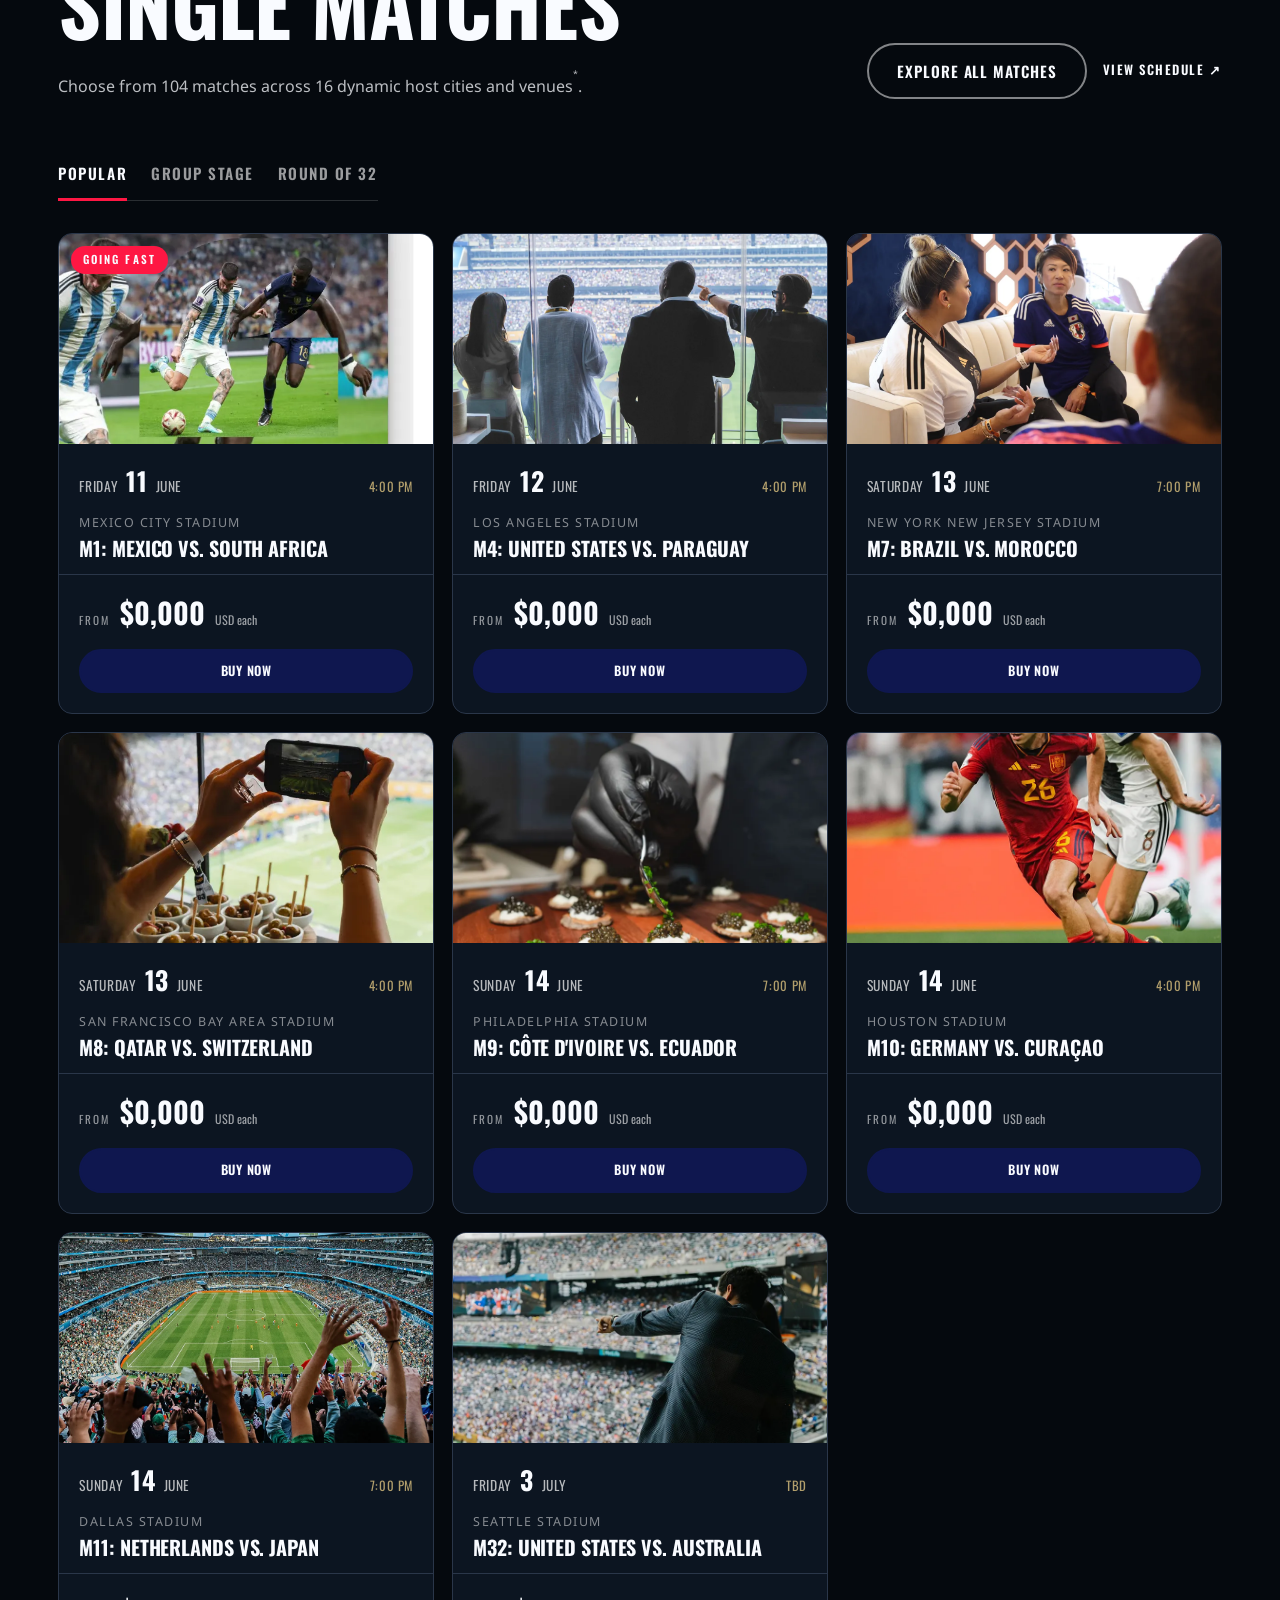
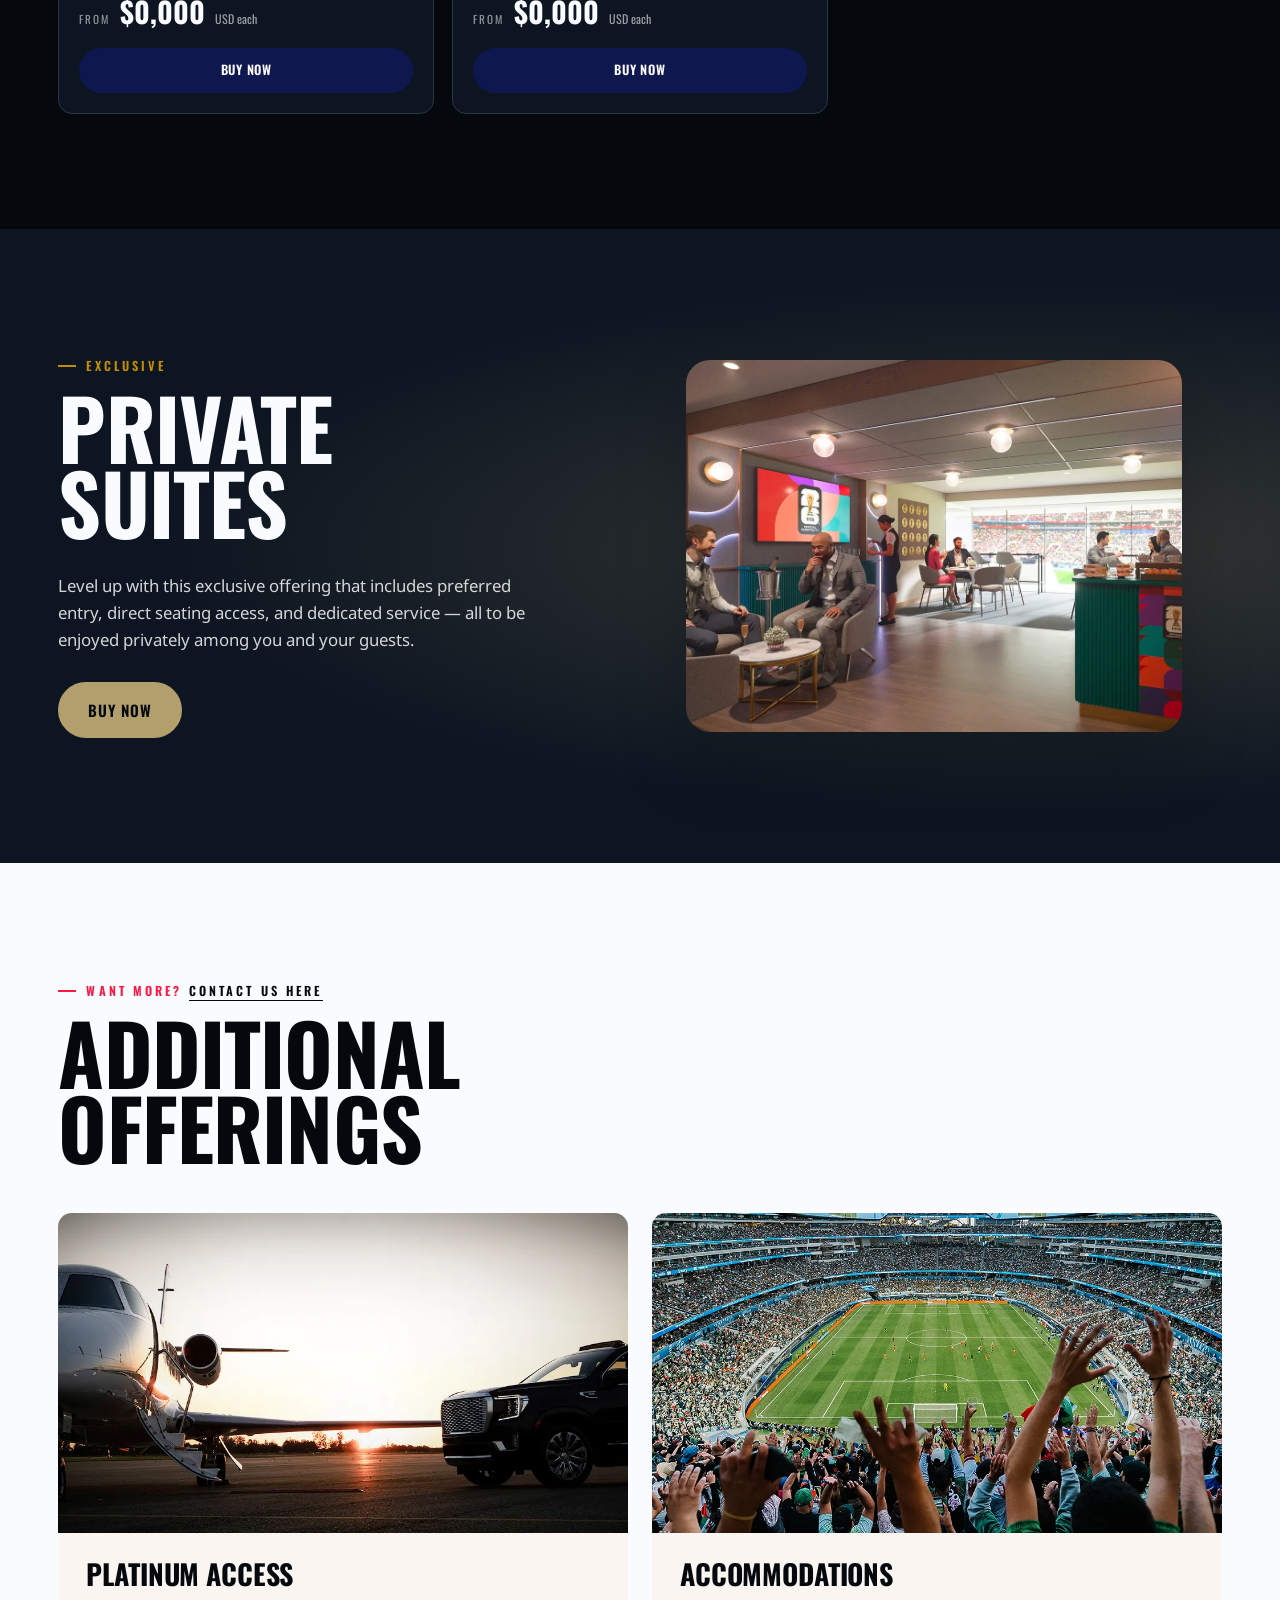
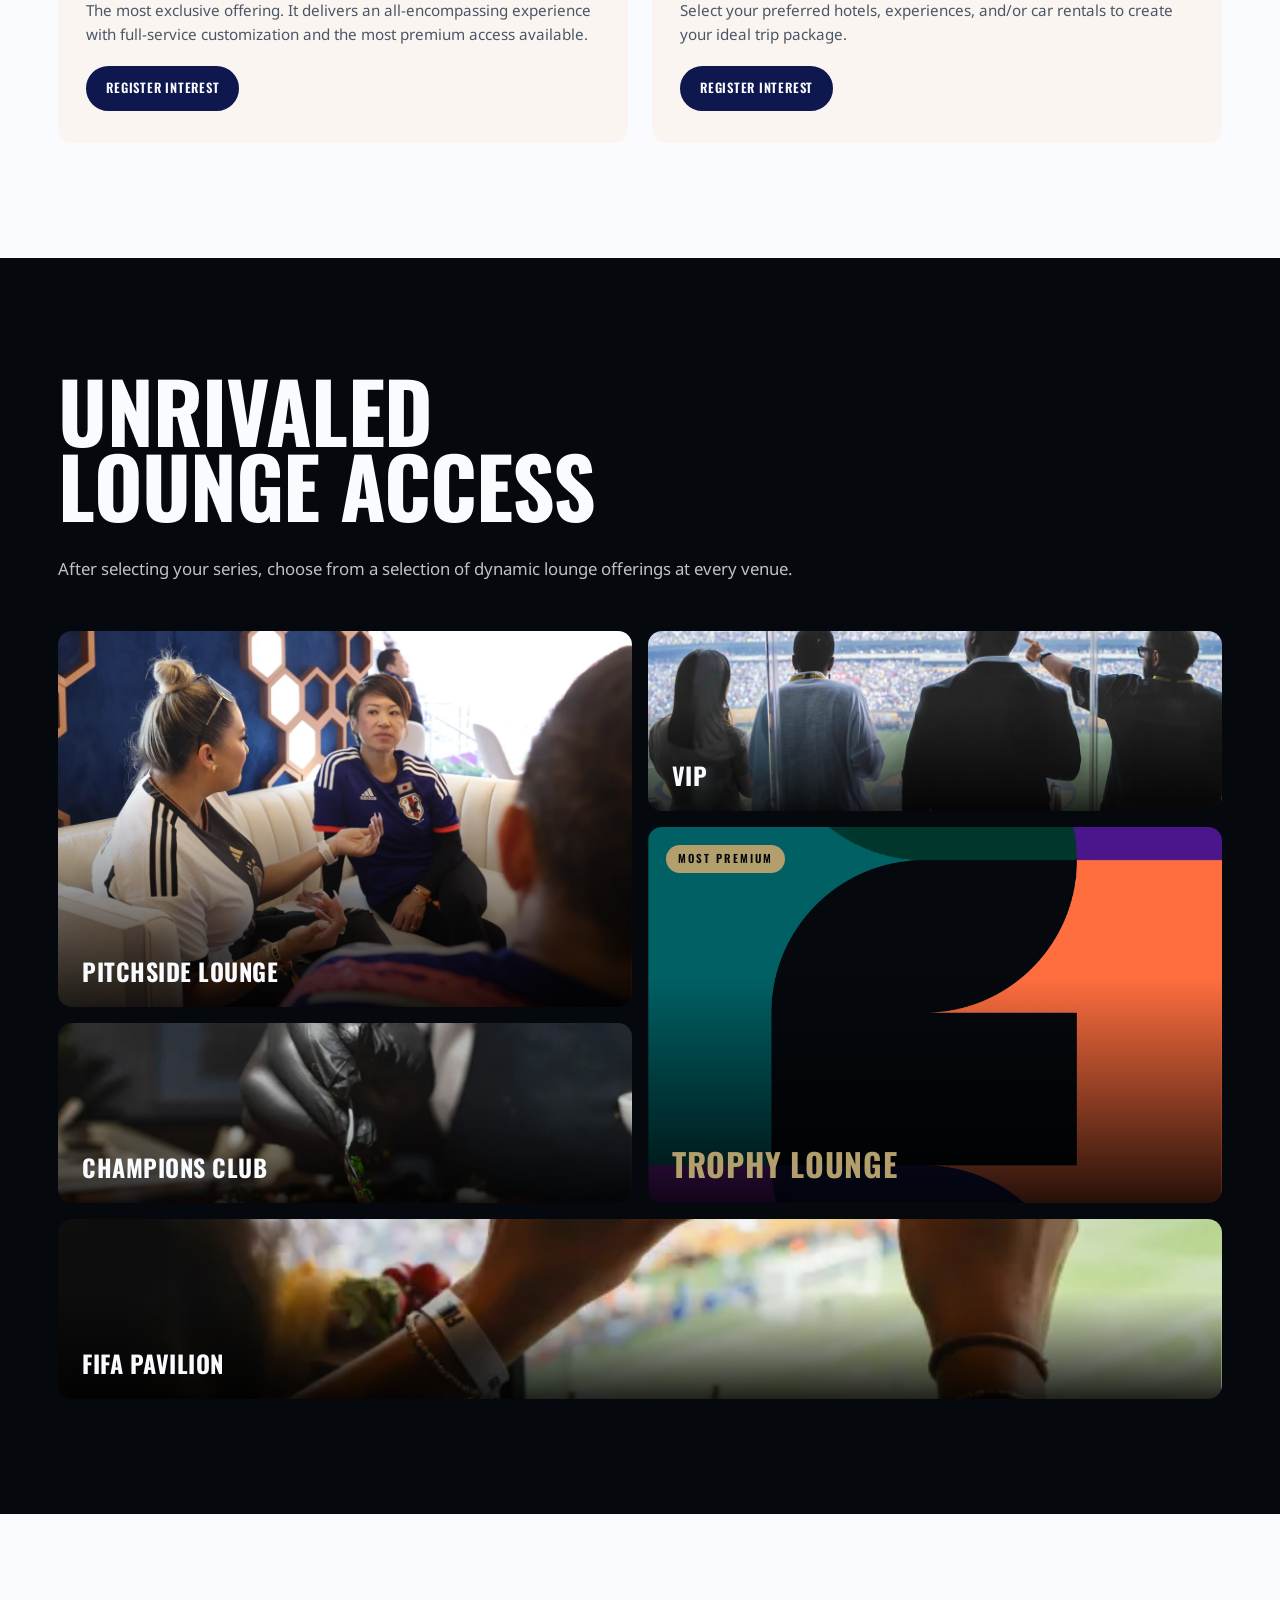
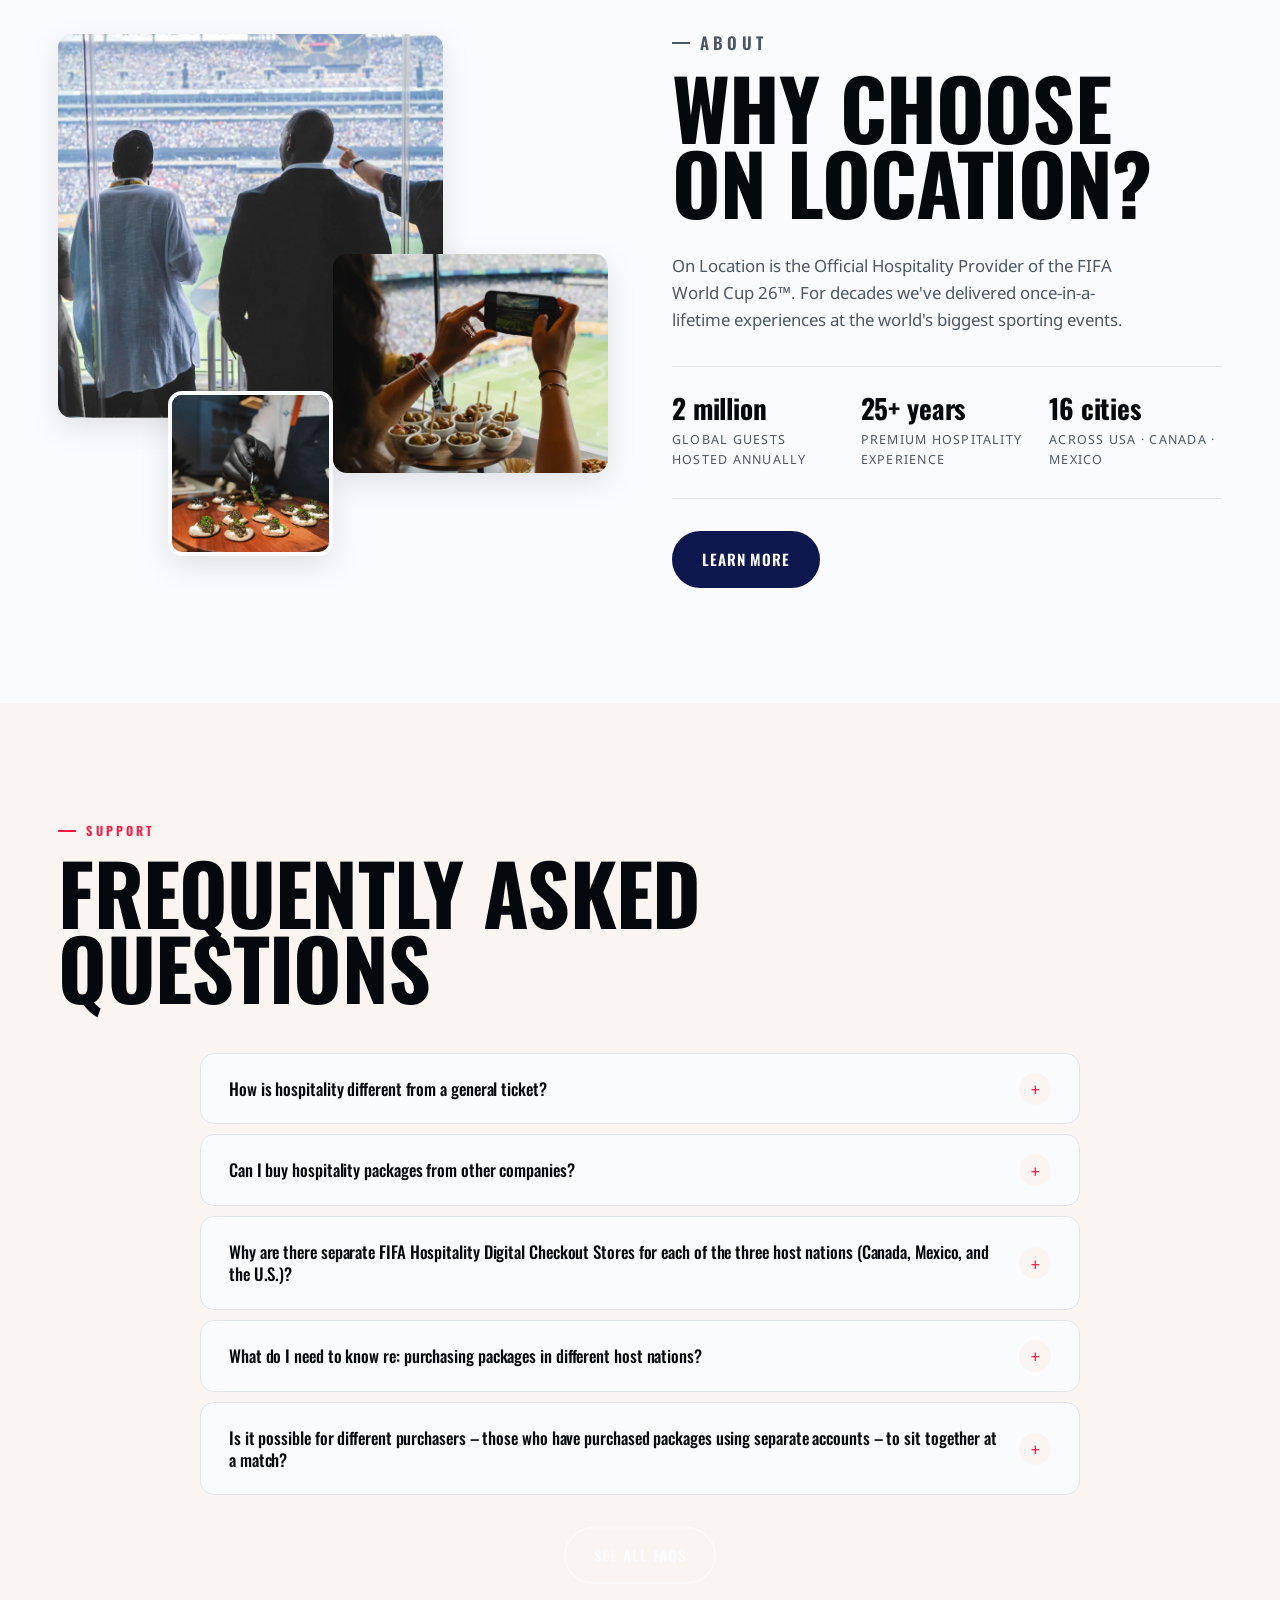
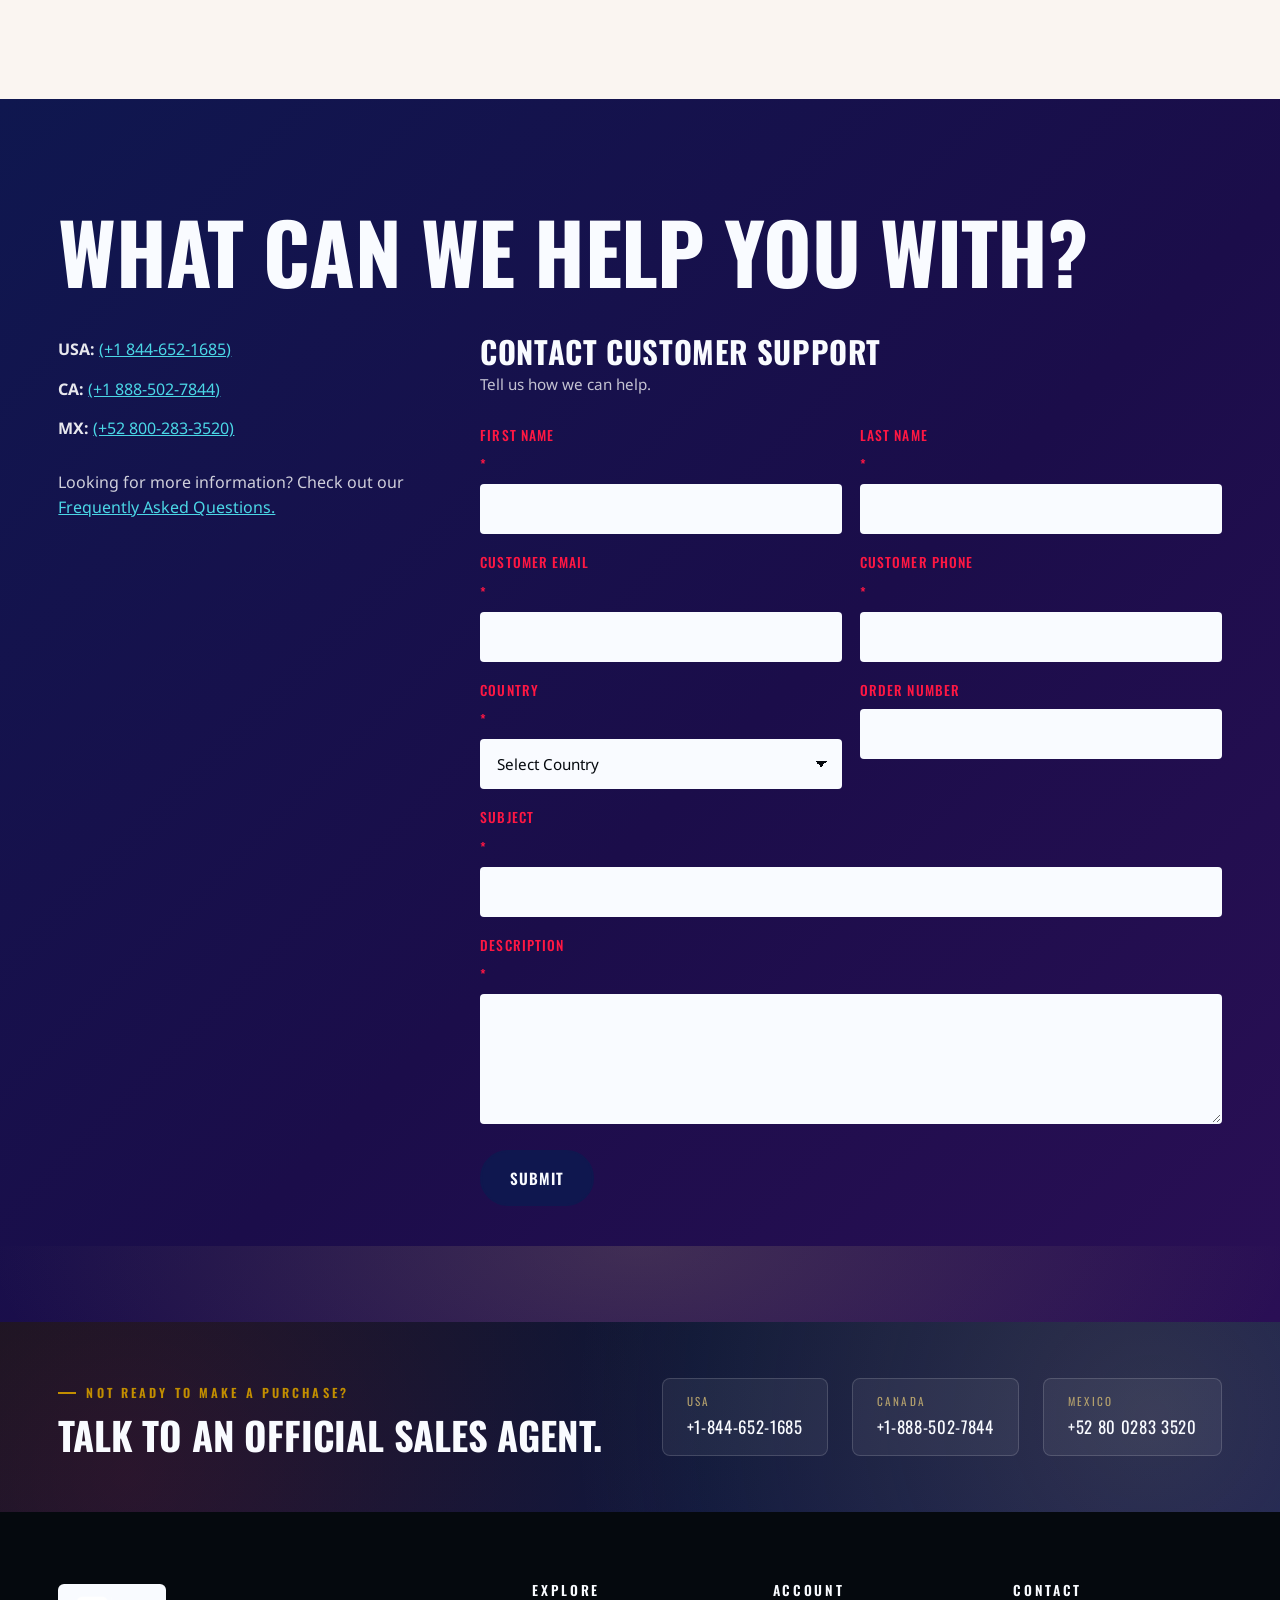
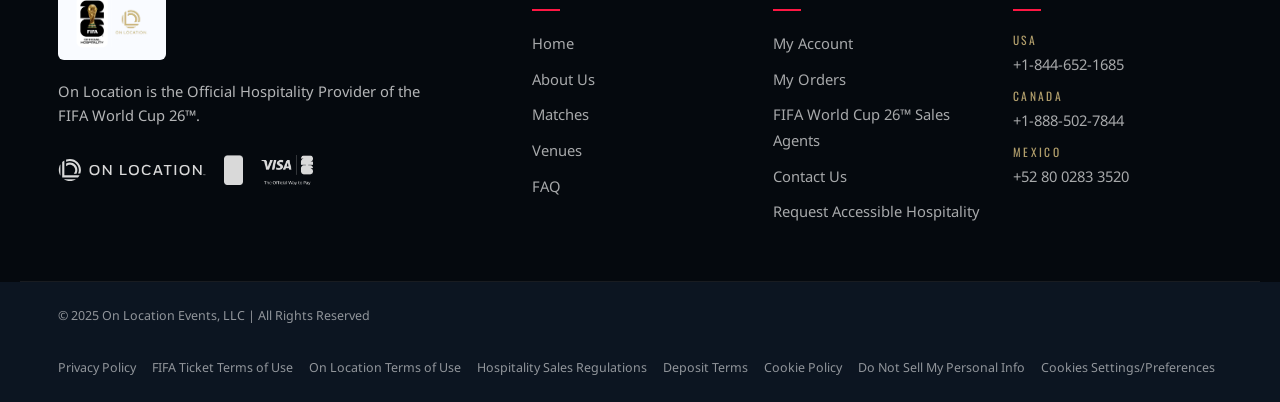
<file: us/en/index.html>
<!DOCTYPE html>
<html lang="en-US" data-locale="en">
<head>
  <meta charset="UTF-8" />
  <meta name="viewport" content="width=device-width, initial-scale=1.0" />
  <title>FIFA World Cup 2026™ — Official Hospitality</title>
  <meta name="description" content="Experience the best of it all with Official Hospitality packages for the FIFA World Cup 2026™ featuring premium tickets, food & beverage, entertainment, and more." />
  <link rel="icon" href="../../assets/logo-fifa.webp" />
  <link rel="preconnect" href="https://fonts.googleapis.com">
  <link rel="preconnect" href="https://fonts.gstatic.com" crossorigin>
  <link href="https://fonts.googleapis.com/css2?family=Noto+Sans:wght@300;400;500;600;700&family=Oswald:wght@500;600;700&display=swap" rel="stylesheet">
  <link rel="stylesheet" href="../../styles.css" />
</head>
<body>

  <!-- ================= Country selector overlay ================= -->
  <div class="country-modal" id="countryModal" hidden>
    <div class="country-modal__card">
      <h2 data-i18n="country.title">Choose Country</h2>
      <p data-i18n="country.body">Please select the host country in which you're purchasing hospitality packages. The price will be in the respective country's currency.</p>
      <div class="country-modal__grid">
        <button class="country-tile" data-country="usa">
          <img src="../../assets/flag-usa.webp" alt="USA" />
          <span data-i18n="country.usa">United States</span>
        </button>
        <button class="country-tile" data-country="can">
          <img src="../../assets/flag-canada.webp" alt="Canada" />
          <span data-i18n="country.canada">Canada</span>
        </button>
        <button class="country-tile" data-country="mex">
          <img src="../../assets/flag-mexico.webp" alt="Mexico" />
          <span data-i18n="country.mexico">Mexico</span>
        </button>
      </div>
    </div>
  </div>

  <!-- ================= Navbar ================= -->
  <header class="nav" id="top">
    <div class="nav__inner">
      <a href="#top" class="nav__logo" aria-label="FIFA World Cup 2026 Official Hospitality Home">
        <img src="../../assets/logo-fifa-ol.webp" alt="FIFA World Cup 2026 Official Hospitality" class="nav__logo-img" />
      </a>

      <nav class="nav__menu" aria-label="Primary">
        <ul>
          <li class="has-dropdown">
            <button class="nav__link"><span data-i18n="nav.matchOfferings">Match Offerings</span> <svg width="10" height="6" viewBox="0 0 10 6" aria-hidden="true"><path d="M1 1l4 4 4-4" stroke="currentColor" fill="none" stroke-width="1.5"/></svg></button>
            <ul class="nav__sub">
              <li><a href="#match-offerings" data-i18n="nav.singleMatches">Single Matches</a></li>
              <li><a href="#match-offerings" data-i18n="nav.venueSeries">Venue Series</a></li>
              <li><a href="#match-offerings" data-i18n="nav.followMyTeam">Follow My Team</a></li>
              <li><a href="#private-suites" data-i18n="nav.privateSuites">Private Suites</a></li>
              <li><a href="#match-offerings" data-i18n="nav.multiMatchSeries">Multi-Match Series</a></li>
            </ul>
          </li>
          <li class="has-dropdown">
            <button class="nav__link"><span data-i18n="nav.more">More</span> <svg width="10" height="6" viewBox="0 0 10 6" aria-hidden="true"><path d="M1 1l4 4 4-4" stroke="currentColor" fill="none" stroke-width="1.5"/></svg></button>
            <ul class="nav__sub">
              <li><a href="#faq" data-i18n="nav.faq">FAQ</a></li>
              <li><a href="#why" data-i18n="nav.about">About</a></li>
              <li><a href="#browse" data-i18n="nav.venues">Venues</a></li>
              <li><a href="#browse" data-i18n="nav.schedule">Schedule</a></li>
            </ul>
          </li>
          <li><a class="nav__link" href="#faq" data-i18n="nav.faq">FAQ</a></li>
        </ul>
      </nav>

      <div class="nav__right">
        <div class="country-switcher">
          <button class="country-switcher__btn" id="countryBtn">
            <img id="countryFlag" src="../../assets/flag-usa.webp" alt="USA" />
            <span id="countryLabel">USA</span>
            <svg width="10" height="6" viewBox="0 0 10 6" aria-hidden="true"><path d="M1 1l4 4 4-4" stroke="currentColor" fill="none" stroke-width="1.5"/></svg>
          </button>
        </div>
        <div class="lang-switcher">
          <button class="lang-switcher__btn"><span data-i18n="nav.currentLang">English</span> <svg width="10" height="6" viewBox="0 0 10 6" aria-hidden="true"><path d="M1 1l4 4 4-4" stroke="currentColor" fill="none" stroke-width="1.5"/></svg></button>
          <ul class="lang-switcher__list">
            <li><a href="../en/" aria-current="true" data-i18n="nav.langEn">English</a></li>
            <li><a href="../fr/" data-i18n="nav.langFr">Français</a></li>
            <li><a href="../es/" data-i18n="nav.langEs">Español</a></li>
          </ul>
        </div>
        <a href="#account" class="btn btn--link" data-i18n="nav.login">Log In / Sign Up</a>
        <button class="nav__toggle" aria-label="Open menu" aria-expanded="false">
          <span></span><span></span><span></span>
        </button>
      </div>
    </div>
  </header>

  <!-- ================= Hero ================= -->
  <section class="hero">
    <div class="hero__bg">
      <img src="../../assets/hero-stadium.webp" alt="" class="hero__img" />
      <div class="hero__grad"></div>
    </div>
    <div class="hero__inner">
      <div class="hero__copy">
        <p class="eyebrow"><span data-i18n="hero.eyebrow">Official Hospitality</span> · 11 June – 19 July 2026</p>
        <p class="hero__overline" data-i18n="hero.overline">Get closer Than Ever To</p>
        <h1 class="hero__title">FIFA World Cup 2026<sup>™</sup></h1>
        <p class="hero__lede" data-i18n="hero.lede">
          Experience the best of it all with official hospitality packages featuring
          premium tickets, food &amp; beverage, entertainment, and more.
          <strong>Now available: single matches and private suites!</strong>
        </p>
        <div class="hero__cta">
          <a href="#browse" class="btn btn--primary" data-i18n="hero.browseMatches">Browse Matches</a>
          <a href="#private-suites" class="btn btn--secondary" data-i18n="hero.browseSuites">Browse Suites</a>
        </div>
      </div>

      <div class="countdown" aria-live="polite">
        <div class="countdown__label" data-i18n="hero.kickoffIn">Kick-off in</div>
        <div class="countdown__grid">
          <div><strong id="cd-days">--</strong><span data-i18n="hero.days">Days</span></div>
          <div><strong id="cd-hours">--</strong><span data-i18n="hero.hours">Hours</span></div>
          <div><strong id="cd-mins">--</strong><span data-i18n="hero.minutes">Minutes</span></div>
          <div><strong id="cd-secs">--</strong><span data-i18n="hero.seconds">Seconds</span></div>
        </div>
      </div>
    </div>
  </section>

  <!-- ================= Browse by ================= -->
  <section class="section browse" id="browse">
    <div class="container">
      <div class="browse__head">
        <h2 class="h-display" data-i18n="browse.title">Browse</h2>
        <div class="tabs tabs--pill" role="tablist">
          <button class="tab tab--active" data-browse="city" role="tab" data-i18n="browse.hostCity">Host City</button>
          <button class="tab" data-browse="team" role="tab" data-i18n="browse.team">Team</button>
        </div>
      </div>

      <div class="browse__panel" data-panel="city">
        <div class="city-row">
          <h4>🇺🇸 USA</h4>
          <div class="city-list">
            <a href="../../venue.html?city=atlanta">Atlanta</a>
            <a href="../../venue.html?city=boston">Boston</a>
            <a href="../../venue.html?city=dallas">Dallas</a>
            <a href="../../venue.html?city=houston">Houston</a>
            <a href="../../venue.html?city=kansas-city">Kansas City</a>
            <a href="../../venue.html?city=los-angeles">Los Angeles</a>
            <a href="../../venue.html?city=miami">Miami</a>
            <a href="../../venue.html?city=new-york-new-jersey">New York New Jersey</a>
            <a href="../../venue.html?city=philadelphia">Philadelphia</a>
            <a href="../../venue.html?city=san-francisco-bay-area">San Francisco Bay Area</a>
            <a href="../../venue.html?city=seattle">Seattle</a>
          </div>
        </div>
        <div class="city-row">
          <h4>🇨🇦 Canada</h4>
          <div class="city-list">
            <a href="../../venue.html?city=toronto">Toronto</a>
            <a href="../../venue.html?city=vancouver">Vancouver</a>
          </div>
        </div>
        <div class="city-row">
          <h4>🇲🇽 Mexico</h4>
          <div class="city-list">
            <a href="../../venue.html?city=guadalajara">Guadalajara</a>
            <a href="../../venue.html?city=mexico-city">Mexico City</a>
            <a href="../../venue.html?city=monterrey">Monterrey</a>
          </div>
        </div>
      </div>

      <div class="browse__panel" data-panel="team" hidden>
        <div class="team-grid">
          <a class="team"><span>ARG</span>Argentina</a>
          <a class="team"><span>AUS</span>Australia</a>
          <a class="team"><span>AUT</span>Austria</a>
          <a class="team"><span>BEL</span>Belgium</a>
          <a class="team"><span>BRA</span>Brazil</a>
          <a class="team"><span>CAN</span>Canada</a>
          <a class="team"><span>COL</span>Colombia</a>
          <a class="team"><span>CRO</span>Croatia</a>
          <a class="team"><span>ECU</span>Ecuador</a>
          <a class="team"><span>EGY</span>Egypt</a>
          <a class="team"><span>ENG</span>England</a>
          <a class="team"><span>FRA</span>France</a>
          <a class="team"><span>GER</span>Germany</a>
          <a class="team"><span>GHA</span>Ghana</a>
          <a class="team"><span>IRN</span>Iran</a>
          <a class="team"><span>JPN</span>Japan</a>
          <a class="team"><span>JOR</span>Jordan</a>
          <a class="team"><span>KOR</span>Korea Republic</a>
          <a class="team"><span>MEX</span>Mexico</a>
          <a class="team"><span>MAR</span>Morocco</a>
          <a class="team"><span>NED</span>Netherlands</a>
          <a class="team"><span>NZL</span>New Zealand</a>
          <a class="team"><span>NOR</span>Norway</a>
          <a class="team"><span>POR</span>Portugal</a>
          <a class="team"><span>QAT</span>Qatar</a>
          <a class="team"><span>KSA</span>Saudi Arabia</a>
          <a class="team"><span>SCO</span>Scotland</a>
          <a class="team"><span>SEN</span>Senegal</a>
          <a class="team"><span>RSA</span>South Africa</a>
          <a class="team"><span>ESP</span>Spain</a>
          <a class="team"><span>SUI</span>Switzerland</a>
          <a class="team"><span>TUN</span>Tunisia</a>
          <a class="team"><span>TUR</span>Türkiye</a>
          <a class="team"><span>URU</span>Uruguay</a>
          <a class="team"><span>USA</span>United States</a>
          <a class="team"><span>UZB</span>Uzbekistan</a>
        </div>
      </div>
    </div>
  </section>

  <!-- ================= Warning strip ================= -->
  <section class="alert-strip">
    <div class="container">
      <p data-i18n="alert.title">Don't risk unofficial sources or leave tickets to chance!<br/>Every offering features premium seats and hospitality.</p>
      <ol class="steps">
        <li><span>1.</span> <span data-i18n="alert.step1">Choose Offerings</span></li>
        <li><span>2.</span> <span data-i18n="alert.step2">Choose Hospitality</span></li>
        <li><span>3.</span> <span data-i18n="alert.step3">Configure &amp; Check Out</span></li>
      </ol>
    </div>
  </section>

  <!-- ================= Match Offerings ================= -->
  <section class="section offerings" id="match-offerings">
    <div class="container">
      <div class="section__head">
        <p class="eyebrow eyebrow--light" data-i18n="offerings.eyebrow">Ways to Experience</p>
        <h2 class="h-display" data-i18n="offerings.title">Match Offerings</h2>
      </div>

      <div class="offerings__grid">
        <article class="offering offering--now">
          <div class="offering__img">
            <img src="../../assets/offering-a.webp" alt="Single match hospitality" />
            <span class="tag tag--teal" data-i18n="offerings.nowAvailable">Now Available</span>
          </div>
          <div class="offering__body">
            <h3 data-i18n="offerings.singleMatch.title">Single Match</h3>
            <p data-i18n="offerings.singleMatch.body">Watch every match at the venue of your choice.</p>
            <a class="btn btn--primary btn--sm" href="#matches" data-i18n="offerings.buyNow">Buy Now</a>
          </div>
        </article>

        <article class="offering">
          <div class="offering__img">
            <img src="../../assets/offering-b.webp" alt="Venue series hospitality" />
          </div>
          <div class="offering__body">
            <h3 data-i18n="offerings.venueSeries.title">Venue Series</h3>
            <p data-i18n="offerings.venueSeries.body">See your team in action at every early-stage match, regardless of location.</p>
            <a class="btn btn--ghost btn--sm" href="#" data-i18n="offerings.details">Details</a>
          </div>
        </article>

        <article class="offering">
          <div class="offering__img">
            <img src="../../assets/offering-c.webp" alt="Follow my team" />
          </div>
          <div class="offering__body">
            <h3 data-i18n="offerings.followMyTeam.title">Follow My Team</h3>
            <p data-i18n="offerings.followMyTeam.body">Follow your nation across the tournament — every match, every venue.</p>
            <a class="btn btn--ghost btn--sm" href="#" data-i18n="offerings.details">Details</a>
          </div>
        </article>

        <article class="offering">
          <div class="offering__img">
            <img src="../../assets/offering-d.webp" alt="Multi-match series" />
          </div>
          <div class="offering__body">
            <h3 data-i18n="offerings.multiMatch.title">Multi-Match Series</h3>
            <p data-i18n="offerings.multiMatch.body">Your path to the Final Match! Choose a curated multi-stage series.</p>
            <a class="btn btn--ghost btn--sm" href="#" data-i18n="offerings.details">Details</a>
          </div>
        </article>
      </div>

      <!-- Multi-match tiers -->
      <div class="tier-progress">
        <h3 class="tier-progress__title" data-i18n="tier.title">Your path to the Final Match!</h3>
        <ol class="tier-progress__list">
          <li><span class="tier-num">1</span><p data-i18n="tier.step1">Choose from any Group Stage (except Team USA) or Round of 32</p></li>
          <li><span class="tier-num">2</span><p data-i18n="tier.step2">Choose from all previous options or Round of 16 or Bronze Final</p></li>
          <li><span class="tier-num">3</span><p data-i18n="tier.step3">Choose from all previous options or Team USA Group Stage or Quarter-Finals or Semi-Finals</p></li>
          <li><span class="tier-num">4</span><p data-i18n="tier.step4">Choose from all previous options (incl. Team USA Group Stage or QFs or SFs)</p></li>
          <li class="tier--final"><span class="tier-num">★</span><p data-i18n="tier.final">Choose from all matches, including the <strong>FINAL!</strong></p></li>
        </ol>
      </div>
    </div>
  </section>

  <!-- ================= Single Matches ================= -->
  <section class="section matches" id="matches">
    <div class="container">
      <div class="section__head section__head--split">
        <div>
          <h2 class="h-display dark" data-i18n="matches.title">Single Matches</h2>
          <p data-i18n="matches.subtitle">Choose from 104 matches across 16 dynamic host cities and venues<sup>*</sup>.</p>
        </div>
        <div class="section__head-cta">
          <a class="btn btn--ghost-dark" href="#" data-i18n="matches.exploreAll">Explore All Matches</a>
          <a class="btn btn--link-dark" href="#" data-i18n="matches.viewSchedule">View Schedule ↗</a>
        </div>
      </div>

      <div class="tabs tabs--underline" role="tablist">
        <button class="tab tab--active" data-match-filter="popular" data-i18n="matches.popular">Popular</button>
        <button class="tab" data-match-filter="group" data-i18n="matches.group">Group Stage</button>
        <button class="tab" data-match-filter="r32" data-i18n="matches.r32">Round of 32</button>
      </div>

      <div class="match-grid">

        <article class="match-card" data-cat="popular">
          <div class="match-card__img" style="background-image:url('../../assets/matches-map.webp')"><span class="tag tag--red" data-i18n="matches.goingFast">Going Fast</span></div>
          <div class="match-card__date">
            <span>Friday <strong>11</strong> June</span>
            <em>4:00 pm</em>
          </div>
          <div class="match-card__info">
            <p class="match-card__venue">Mexico City Stadium</p>
            <h4>M1: Mexico vs. South Africa</h4>
          </div>
          <div class="match-card__price">
            <span class="from" data-i18n="matches.from">From</span>
            <strong>$0,000</strong>
            <em data-i18n="matches.usdEach">USD each</em>
          </div>
          <a class="btn btn--primary btn--sm btn--full" href="#" data-i18n="matches.buyNow">Buy Now</a>
        </article>

        <article class="match-card" data-cat="popular">
          <div class="match-card__img" style="background-image:url('../../assets/lounge-a.webp')"></div>
          <div class="match-card__date"><span>Friday <strong>12</strong> June</span><em>4:00 pm</em></div>
          <div class="match-card__info">
            <p class="match-card__venue">Los Angeles Stadium</p>
            <h4>M4: United States vs. Paraguay</h4>
          </div>
          <div class="match-card__price"><span class="from" data-i18n="matches.from">From</span><strong>$0,000</strong><em data-i18n="matches.usdEach">USD each</em></div>
          <a class="btn btn--primary btn--sm btn--full" href="#" data-i18n="matches.buyNow">Buy Now</a>
        </article>

        <article class="match-card" data-cat="popular">
          <div class="match-card__img" style="background-image:url('../../assets/lounge-b.webp')"></div>
          <div class="match-card__date"><span>Saturday <strong>13</strong> June</span><em>7:00 pm</em></div>
          <div class="match-card__info">
            <p class="match-card__venue">New York New Jersey Stadium</p>
            <h4>M7: Brazil vs. Morocco</h4>
          </div>
          <div class="match-card__price"><span class="from" data-i18n="matches.from">From</span><strong>$0,000</strong><em data-i18n="matches.usdEach">USD each</em></div>
          <a class="btn btn--primary btn--sm btn--full" href="#" data-i18n="matches.buyNow">Buy Now</a>
        </article>

        <article class="match-card" data-cat="group">
          <div class="match-card__img" style="background-image:url('../../assets/lounge-c.webp')"></div>
          <div class="match-card__date"><span>Saturday <strong>13</strong> June</span><em>4:00 pm</em></div>
          <div class="match-card__info">
            <p class="match-card__venue">San Francisco Bay Area Stadium</p>
            <h4>M8: Qatar vs. Switzerland</h4>
          </div>
          <div class="match-card__price"><span class="from" data-i18n="matches.from">From</span><strong>$0,000</strong><em data-i18n="matches.usdEach">USD each</em></div>
          <a class="btn btn--primary btn--sm btn--full" href="#" data-i18n="matches.buyNow">Buy Now</a>
        </article>

        <article class="match-card" data-cat="group">
          <div class="match-card__img" style="background-image:url('../../assets/lounge-d.webp')"></div>
          <div class="match-card__date"><span>Sunday <strong>14</strong> June</span><em>7:00 pm</em></div>
          <div class="match-card__info">
            <p class="match-card__venue">Philadelphia Stadium</p>
            <h4>M9: Côte d'Ivoire vs. Ecuador</h4>
          </div>
          <div class="match-card__price"><span class="from" data-i18n="matches.from">From</span><strong>$0,000</strong><em data-i18n="matches.usdEach">USD each</em></div>
          <a class="btn btn--primary btn--sm btn--full" href="#" data-i18n="matches.buyNow">Buy Now</a>
        </article>

        <article class="match-card" data-cat="group">
          <div class="match-card__img" style="background-image:url('../../assets/offering-a.webp')"></div>
          <div class="match-card__date"><span>Sunday <strong>14</strong> June</span><em>4:00 pm</em></div>
          <div class="match-card__info">
            <p class="match-card__venue">Houston Stadium</p>
            <h4>M10: Germany vs. Curaçao</h4>
          </div>
          <div class="match-card__price"><span class="from" data-i18n="matches.from">From</span><strong>$0,000</strong><em data-i18n="matches.usdEach">USD each</em></div>
          <a class="btn btn--primary btn--sm btn--full" href="#" data-i18n="matches.buyNow">Buy Now</a>
        </article>

        <article class="match-card" data-cat="group">
          <div class="match-card__img" style="background-image:url('../../assets/offering-b.webp')"></div>
          <div class="match-card__date"><span>Sunday <strong>14</strong> June</span><em>7:00 pm</em></div>
          <div class="match-card__info">
            <p class="match-card__venue">Dallas Stadium</p>
            <h4>M11: Netherlands vs. Japan</h4>
          </div>
          <div class="match-card__price"><span class="from" data-i18n="matches.from">From</span><strong>$0,000</strong><em data-i18n="matches.usdEach">USD each</em></div>
          <a class="btn btn--primary btn--sm btn--full" href="#" data-i18n="matches.buyNow">Buy Now</a>
        </article>

        <article class="match-card" data-cat="r32">
          <div class="match-card__img" style="background-image:url('../../assets/offering-c.webp')"></div>
          <div class="match-card__date"><span>Friday <strong>3</strong> July</span><em>TBD</em></div>
          <div class="match-card__info">
            <p class="match-card__venue">Seattle Stadium</p>
            <h4>M32: United States vs. Australia</h4>
          </div>
          <div class="match-card__price"><span class="from" data-i18n="matches.from">From</span><strong>$0,000</strong><em data-i18n="matches.usdEach">USD each</em></div>
          <a class="btn btn--primary btn--sm btn--full" href="#" data-i18n="matches.buyNow">Buy Now</a>
        </article>

      </div>
    </div>
  </section>

  <!-- ================= Private Suites ================= -->
  <section class="section suites" id="private-suites">
    <div class="container suites__inner">
      <div class="suites__copy">
        <p class="eyebrow eyebrow--gold" data-i18n="suites.eyebrow">Exclusive</p>
        <h2 class="h-display light" data-i18n="suites.title">Private <br/>Suites</h2>
        <p class="suites__lede" data-i18n="suites.body">Level up with this exclusive offering that includes preferred entry, direct seating access, and dedicated service — all to be enjoyed privately among you and your guests.</p>
        <a class="btn btn--secondary" href="#" data-i18n="suites.buyNow">Buy Now</a>
      </div>
      <figure class="suites__img">
        <img src="../../assets/suites.webp" alt="FIFA Private Suite interior" />
      </figure>
    </div>
  </section>

  <!-- ================= Additional Offerings ================= -->
  <section class="section additional">
    <div class="container">
      <div class="section__head">
        <p class="eyebrow"><span data-i18n="additional.eyebrow">Want more?</span> <a href="#footer-contact" data-i18n="additional.contactUs">contact us here</a></p>
        <h2 class="h-display" data-i18n="additional.title">Additional Offerings</h2>
      </div>

      <div class="additional__grid">
        <article class="addl">
          <figure><img src="../../assets/platinum.webp" alt="Platinum access lounge"/></figure>
          <div class="addl__body">
            <h3 data-i18n="additional.platinum.title">Platinum access</h3>
            <p data-i18n="additional.platinum.body">The most exclusive offering. It delivers an all-encompassing experience with full-service customization and the most premium access available.</p>
            <a class="btn btn--primary btn--sm" href="#" data-i18n="additional.registerInterest">Register Interest</a>
          </div>
        </article>

        <article class="addl">
          <figure><img src="../../assets/offering-b.webp" alt="Accommodations"/></figure>
          <div class="addl__body">
            <h3 data-i18n="additional.accommodations.title">Accommodations</h3>
            <p data-i18n="additional.accommodations.body">Select your preferred hotels, experiences, and/or car rentals to create your ideal trip package.</p>
            <a class="btn btn--primary btn--sm" href="#" data-i18n="additional.registerInterest">Register Interest</a>
          </div>
        </article>
      </div>
    </div>
  </section>

  <!-- ================= Lounges ================= -->
  <section class="section lounges">
    <div class="container">
      <div class="section__head">
        <h2 class="h-display light" data-i18n="lounges.title">Unrivaled <br/>Lounge access</h2>
        <p class="section__sub light" data-i18n="lounges.subtitle">After selecting your series, choose from a selection of dynamic lounge offerings at every venue.</p>
      </div>

      <div class="lounges__grid">
        <article class="lounge" style="background-image: linear-gradient(180deg, transparent 40%, rgba(0,0,0,.85)), url('../../assets/lounge-b.webp')">
          <h4 data-i18n="lounges.pitchside">Pitchside Lounge</h4>
        </article>
        <article class="lounge" style="background-image: linear-gradient(180deg, transparent 40%, rgba(0,0,0,.85)), url('../../assets/lounge-a.webp')">
          <h4 data-i18n="lounges.vip">VIP</h4>
        </article>
        <article class="lounge lounge--feature" style="background-image: linear-gradient(180deg, transparent 40%, rgba(0,0,0,.85)), url('../../assets/trophy.webp')">
          <span class="tag tag--gold" data-i18n="lounges.mostPremium">Most Premium</span>
          <h4 data-i18n="lounges.trophy">Trophy Lounge</h4>
        </article>
        <article class="lounge" style="background-image: linear-gradient(180deg, transparent 40%, rgba(0,0,0,.85)), url('../../assets/lounge-d.webp')">
          <h4 data-i18n="lounges.champions">Champions Club</h4>
        </article>
        <article class="lounge" style="background-image: linear-gradient(180deg, transparent 40%, rgba(0,0,0,.85)), url('../../assets/lounge-c.webp')">
          <h4 data-i18n="lounges.pavilion">FIFA Pavilion</h4>
        </article>
      </div>
    </div>
  </section>

  <!-- ================= Why On Location ================= -->
  <section class="section why" id="why">
    <div class="container why__inner">
      <div class="why__media">
        <img src="../../assets/lounge-a.webp" alt="" class="why__big"/>
        <img src="../../assets/lounge-c.webp" alt="" class="why__sm-1"/>
        <img src="../../assets/lounge-d.webp" alt="" class="why__sm-2"/>
      </div>
      <div class="why__copy">
        <p class="eyebrow" data-i18n="why.eyebrow">About</p>
        <h2 class="h-display" data-i18n="why.title">Why Choose <br/>on Location?</h2>
        <p data-i18n="why.body">On Location is the Official Hospitality Provider of the FIFA World Cup 26™. For decades we've delivered once-in-a-lifetime experiences at the world's biggest sporting events.</p>
        <div class="why__stats">
          <div><strong>2 million</strong><span data-i18n="why.statGuests">Global Guests Hosted Annually</span></div>
          <div><strong>25+ years</strong><span data-i18n="why.statYears">Premium Hospitality Experience</span></div>
          <div><strong>16 cities</strong><span data-i18n="why.statCities">Across USA · Canada · Mexico</span></div>
        </div>
        <a href="#faq" class="btn btn--primary" data-i18n="why.learnMore">Learn More</a>
      </div>
    </div>
  </section>

  <!-- ================= FAQ ================= -->
  <section class="section faq" id="faq">
    <div class="container">
      <div class="section__head">
        <p class="eyebrow" data-i18n="faq.eyebrow">Support</p>
        <h2 class="h-display" data-i18n="faq.title">Frequently asked questions</h2>
      </div>
      <div class="faq__list">
        <details>
          <summary data-i18n="faq.q1">How is hospitality different from a general ticket?</summary>
          <p data-i18n="faq.a1">An Official Hospitality package pairs a premium match ticket with an exclusive pre-match, halftime and post-match experience — including dining, beverages, and access to lounges, entertainment and FIFA Legend appearances. A general ticket only gets you into the stadium seat.</p>
        </details>
        <details>
          <summary data-i18n="faq.q2">Can I buy hospitality packages from other companies?</summary>
          <p data-i18n="faq.a2">On Location is the only official hospitality provider appointed by FIFA. Visit <a href="#">FIFA.com/hospitality</a> to confirm official sellers. We strongly advise against purchasing packages from unauthorized platforms or sellers — booking <a href="#">here</a> guarantees your experience.</p>
        </details>
        <details>
          <summary data-i18n="faq.q3">Why are there separate FIFA Hospitality Digital Checkout Stores for each of the three host nations (Canada, Mexico, and the U.S.)?</summary>
          <p data-i18n="faq.a3">Purchases need to be made in each host nation's currency (in their related digital checkout store). Use the country switcher at the top of the page to select the appropriate store before booking.</p>
        </details>
        <details>
          <summary data-i18n="faq.q4">What do I need to know re: purchasing packages in different host nations?</summary>
          <p data-i18n="faq.a4">Purchases need to be made in each host nation's currency (in their related digital checkout store). Applicable taxes, payment methods, and delivery options vary by country. Our sales agents can help guide you through the process.</p>
        </details>
        <details>
          <summary data-i18n="faq.q5">Is it possible for different purchasers – those who have purchased packages using separate accounts – to sit together at a match?</summary>
          <p data-i18n="faq.a5">Yes — separately purchased packages can typically be linked for seating purposes. Please contact your sales agent at least 30 days prior to the match to coordinate, subject to availability.</p>
        </details>
      </div>
      <div class="faq__more"><a class="btn btn--ghost-dark" href="#" data-i18n="faq.seeAll">See All FAQs</a></div>
    </div>
  </section>

  <!-- ================= Contact / Hospitality Support ================= -->
  <section class="section support" id="contact">
    <div class="container">
      <h2 class="h-display light" data-i18n="support.title">What can we help you with?</h2>
      <div class="support__grid">
        <aside class="support__aside">
          <p><strong>USA:</strong> <a href="tel:+18446521685">(+1 844-652-1685)</a></p>
          <p><strong>CA:</strong> <a href="tel:+18885027844">(+1 888-502-7844)</a></p>
          <p><strong>MX:</strong> <a href="tel:+528002833520">(+52 800-283-3520)</a></p>
          <p class="support__faq-note"><span data-i18n="support.faqNote">Looking for more information? Check out our</span> <a href="#faq" data-i18n="support.faqLink">Frequently Asked Questions.</a></p>
        </aside>

        <div class="support__card">
          <h3 class="support__title" data-i18n="support.contactTitle">Contact Customer Support</h3>
          <p class="support__sub" data-i18n="support.subtitle">Tell us how we can help.</p>
          <form class="support__form" onsubmit="event.preventDefault(); this.reset(); alert('Thanks — we will be in touch shortly.');">
            <div class="support__row">
              <label><span data-i18n="support.firstName">First Name</span> <span>*</span><input type="text" name="first" required></label>
              <label><span data-i18n="support.lastName">Last Name</span> <span>*</span><input type="text" name="last" required></label>
            </div>
            <div class="support__row">
              <label><span data-i18n="support.email">Customer Email</span> <span>*</span><input type="email" name="email" required></label>
              <label><span data-i18n="support.phone">Customer Phone</span> <span>*</span><input type="tel" name="phone" required></label>
            </div>
            <div class="support__row">
              <label><span data-i18n="support.country">Country</span> <span>*</span>
                <select name="country" required>
                  <option value="" data-i18n="support.selectCountry">Select Country</option>
                  <option data-i18n="country.usa">United States</option>
                  <option data-i18n="country.canada">Canada</option>
                  <option data-i18n="country.mexico">Mexico</option>
                </select>
              </label>
              <label><span data-i18n="support.orderNumber">Order Number</span><input type="text" name="order"></label>
            </div>
            <label class="support__full"><span data-i18n="support.subject">Subject</span> <span>*</span><input type="text" name="subject" required></label>
            <label class="support__full"><span data-i18n="support.description">Description</span> <span>*</span><textarea name="description" rows="5" required></textarea></label>
            <button type="submit" class="btn btn--primary" data-i18n="support.submit">Submit</button>
          </form>
        </div>
      </div>
    </div>
  </section>

  <!-- ================= CTA Strip ================= -->
  <section class="cta-strip" id="account">
    <div class="container cta-strip__inner">
      <div>
        <p class="eyebrow eyebrow--gold" data-i18n="cta.eyebrow">Not ready to make a purchase?</p>
        <h3 data-i18n="cta.title">Talk to an Official Sales Agent.</h3>
      </div>
      <div class="cta-strip__phones">
        <a href="tel:+18446521685"><span>USA</span>+1-844-652-1685</a>
        <a href="tel:+18885027844"><span>Canada</span>+1-888-502-7844</a>
        <a href="tel:+52800283350"><span>Mexico</span>+52 80 0283 3520</a>
      </div>
    </div>
  </section>

  <!-- ================= Footer ================= -->
  <footer class="footer" id="footer-contact">
    <div class="container footer__inner">
      <div class="footer__brand">
        <img src="../../assets/logo-fifa-ol.webp" alt="FIFA World Cup 26 Official Hospitality" class="footer__logo" />
        <p data-i18n="footer.about">On Location is the Official Hospitality Provider of the FIFA World Cup 26™.</p>
        <div class="footer__partners">
          <img src="../../assets/logo-onlocation.svg" alt="On Location" />
          <img src="../../assets/logo-fifa.webp" alt="FIFA" />
          <img src="../../assets/logo-visa.webp" alt="VISA" />
        </div>
      </div>

      <div class="footer__cols">
        <div>
          <h5 data-i18n="footer.explore">Explore</h5>
          <ul>
            <li><a href="#top" data-i18n="footer.home">Home</a></li>
            <li><a href="#why" data-i18n="footer.aboutUs">About Us</a></li>
            <li><a href="#matches" data-i18n="footer.matches">Matches</a></li>
            <li><a href="#browse" data-i18n="footer.venues">Venues</a></li>
            <li><a href="#faq" data-i18n="footer.faq">FAQ</a></li>
          </ul>
        </div>
        <div>
          <h5 data-i18n="footer.account">Account</h5>
          <ul>
            <li><a href="#" data-i18n="footer.myAccount">My Account</a></li>
            <li><a href="#" data-i18n="footer.myOrders">My Orders</a></li>
            <li><a href="#" data-i18n="footer.salesAgents">FIFA World Cup 26™ Sales Agents</a></li>
            <li><a href="#contact" data-i18n="footer.contactUs">Contact Us</a></li>
            <li><a href="#" data-i18n="footer.requestAccessible">Request Accessible Hospitality</a></li>
          </ul>
        </div>
        <div>
          <h5 data-i18n="footer.contact">Contact</h5>
          <ul class="footer__phones">
            <li><em>USA</em><a href="tel:+18446521685">+1-844-652-1685</a></li>
            <li><em>Canada</em><a href="tel:+18885027844">+1-888-502-7844</a></li>
            <li><em>Mexico</em><a href="tel:+52800283350">+52 80 0283 3520</a></li>
          </ul>
        </div>
      </div>
    </div>

    <div class="footer__legal">
      <div class="container footer__legal-inner">
        <p data-i18n="footer.copyright">© 2025 On Location Events, LLC | All Rights Reserved</p>
        <ul>
          <li><a href="#" data-i18n="footer.privacyPolicy">Privacy Policy</a></li>
          <li><a href="#" data-i18n="footer.ticketTerms">FIFA Ticket Terms of Use</a></li>
          <li><a href="#" data-i18n="footer.olTerms">On Location Terms of Use</a></li>
          <li><a href="#" data-i18n="footer.salesRegs">Hospitality Sales Regulations</a></li>
          <li><a href="#" data-i18n="footer.depositTerms">Deposit Terms</a></li>
          <li><a href="#" data-i18n="footer.cookiePolicy">Cookie Policy</a></li>
          <li><a href="#" data-i18n="footer.doNotSell">Do Not Sell My Personal Info</a></li>
          <li><a href="#" data-i18n="footer.cookieSettings">Cookies Settings/Preferences</a></li>
        </ul>
      </div>
    </div>
  </footer>

  <script src="../../script.js"></script>

  <!-- Salesforce Embedded Messaging - two MIAW instances (staging + agentuat) via iframes.
       Each iframe receives the active page locale so the bootstrap language and the
       EndUserLanguage prechat field reflect the user's selection. -->
  <iframe
    src="../../embedded-chat.html?org=staging&lang=en_US"
    title="Embedded Chat (staging)"
    aria-label="Embedded Chat (staging)"
    allow="microphone; camera; clipboard-read; clipboard-write"
    style="position:fixed; right:0; bottom:0; width:420px; height:640px; border:0; z-index:9999; background:transparent; pointer-events:auto;"></iframe>

  <iframe
    src="../../embedded-chat.html?org=agentuat&lang=en_US"
    title="Embedded Chat (agentuat)"
    aria-label="Embedded Chat (agentuat)"
    allow="microphone; camera; clipboard-read; clipboard-write"
    style="position:fixed; left:0; bottom:0; width:420px; height:640px; border:0; z-index:9999; background:transparent; pointer-events:auto;"></iframe>
  <script src="../../i18n.js"></script>
</body>
</html>
</file>
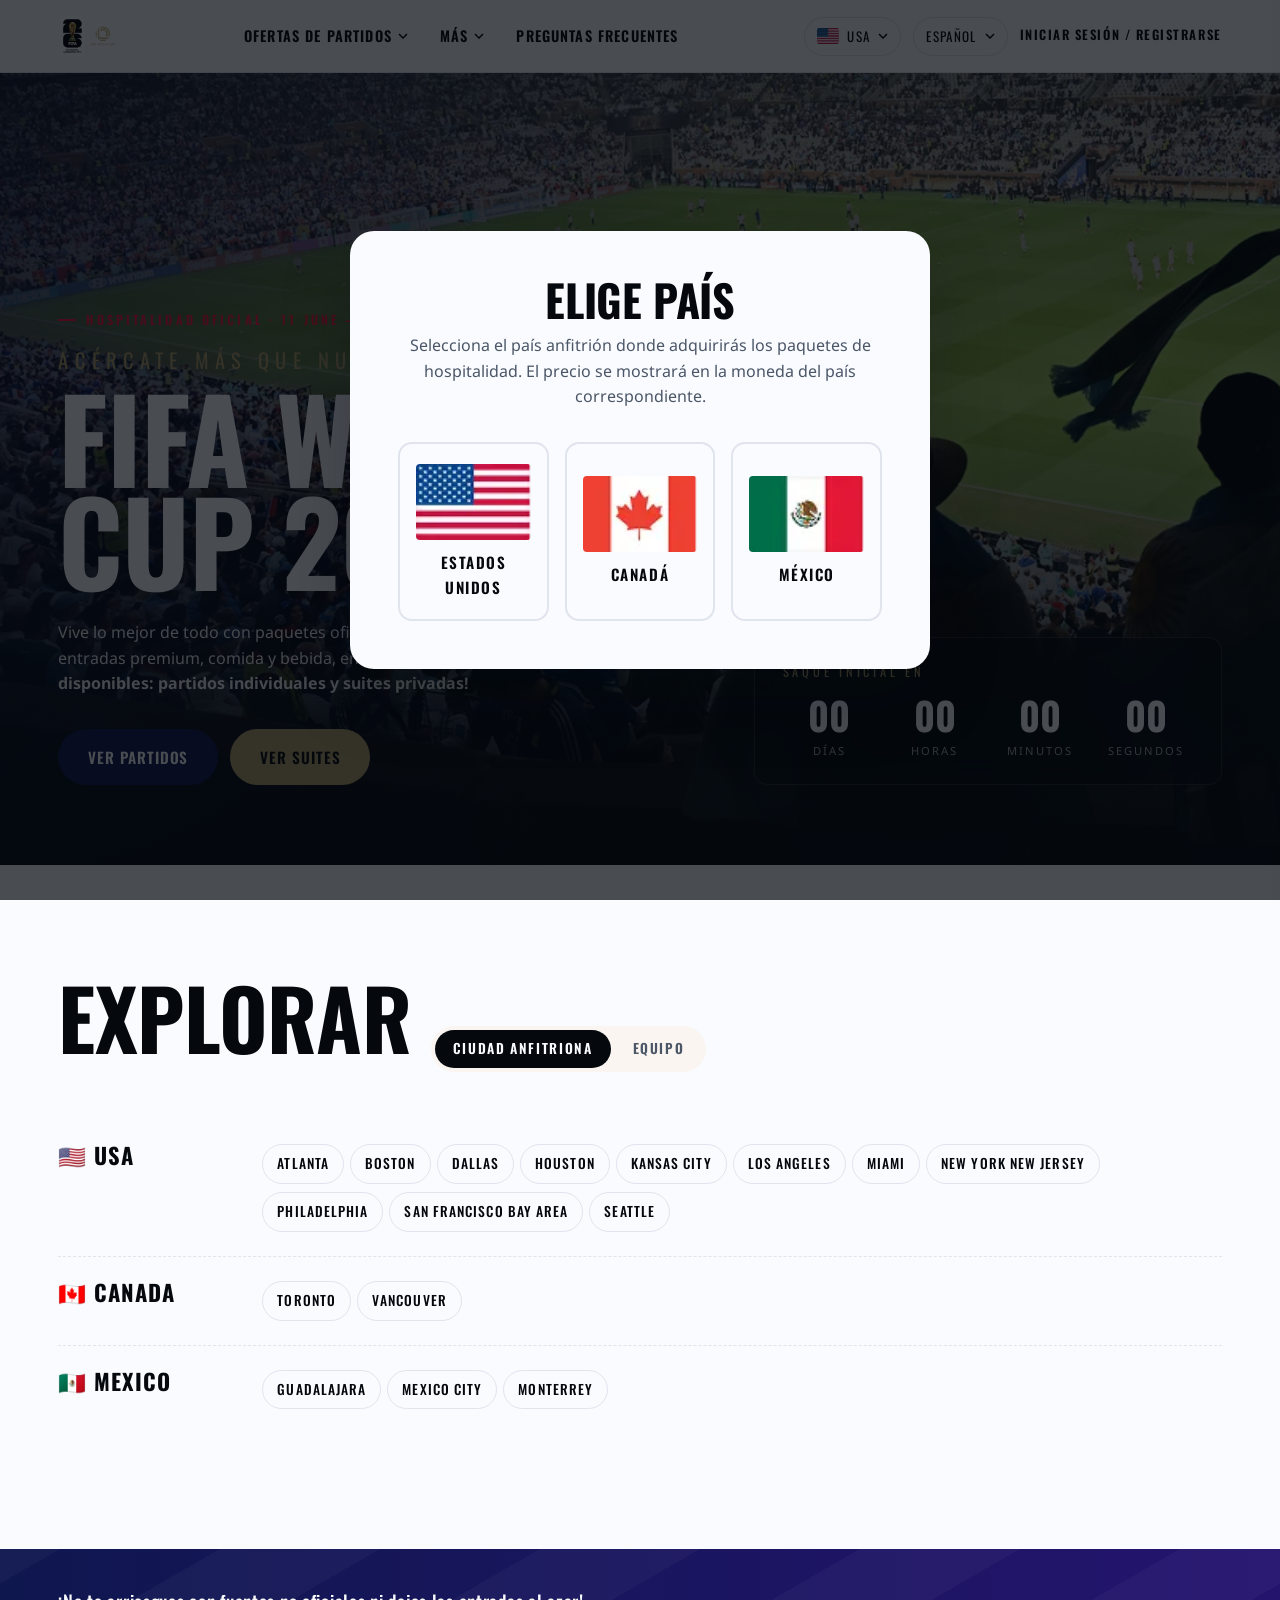
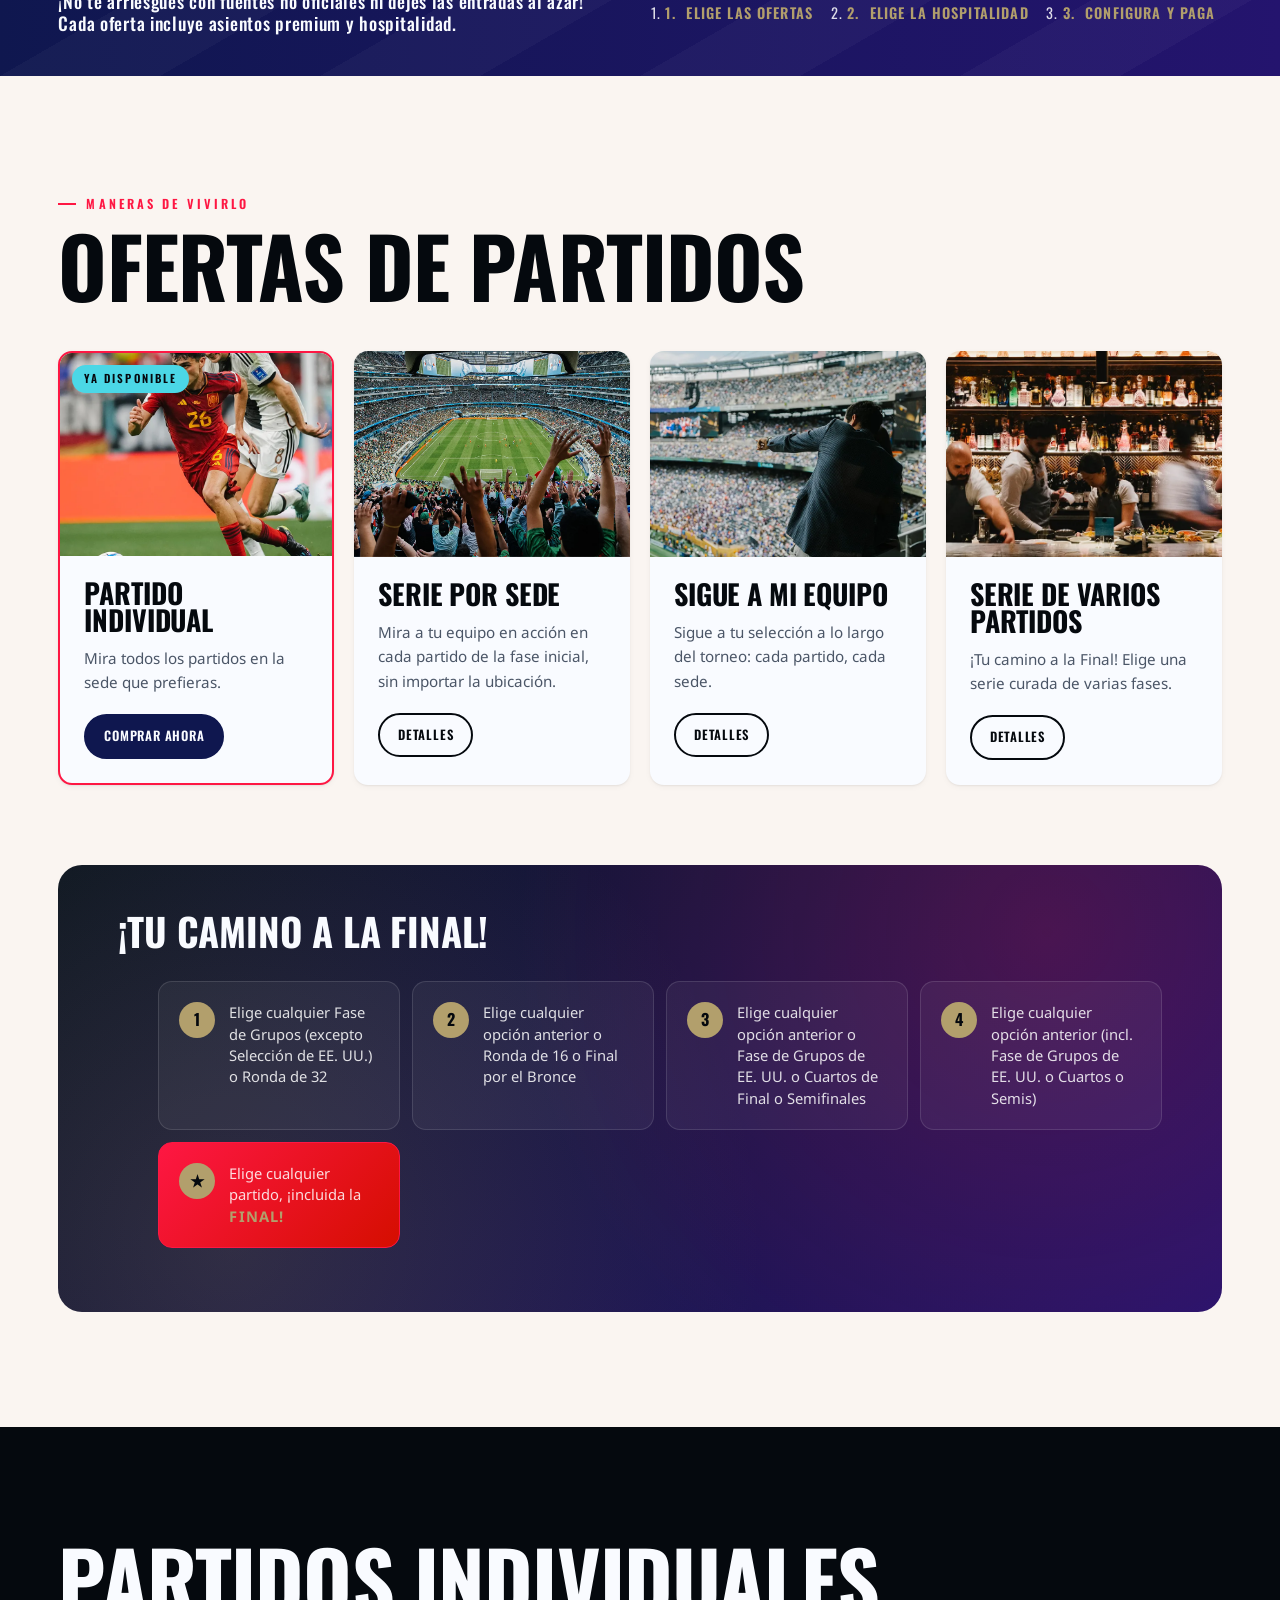
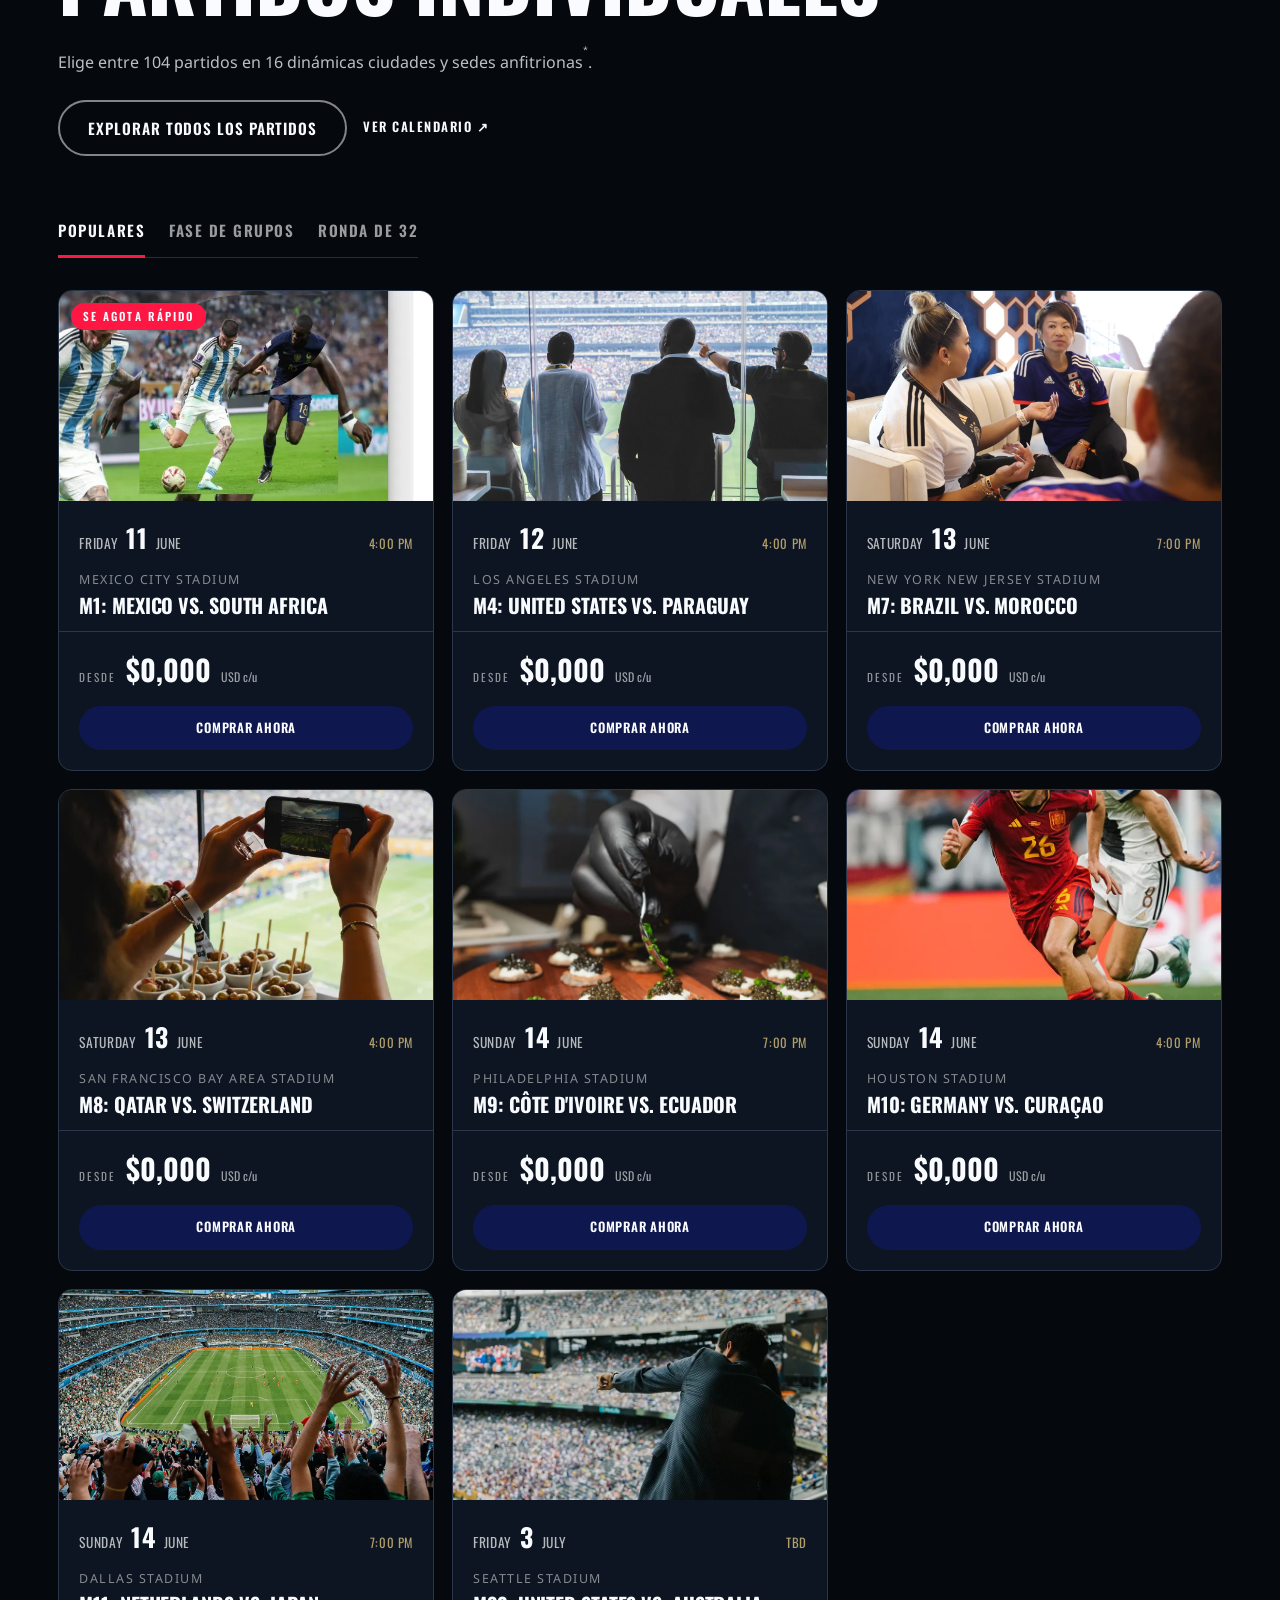
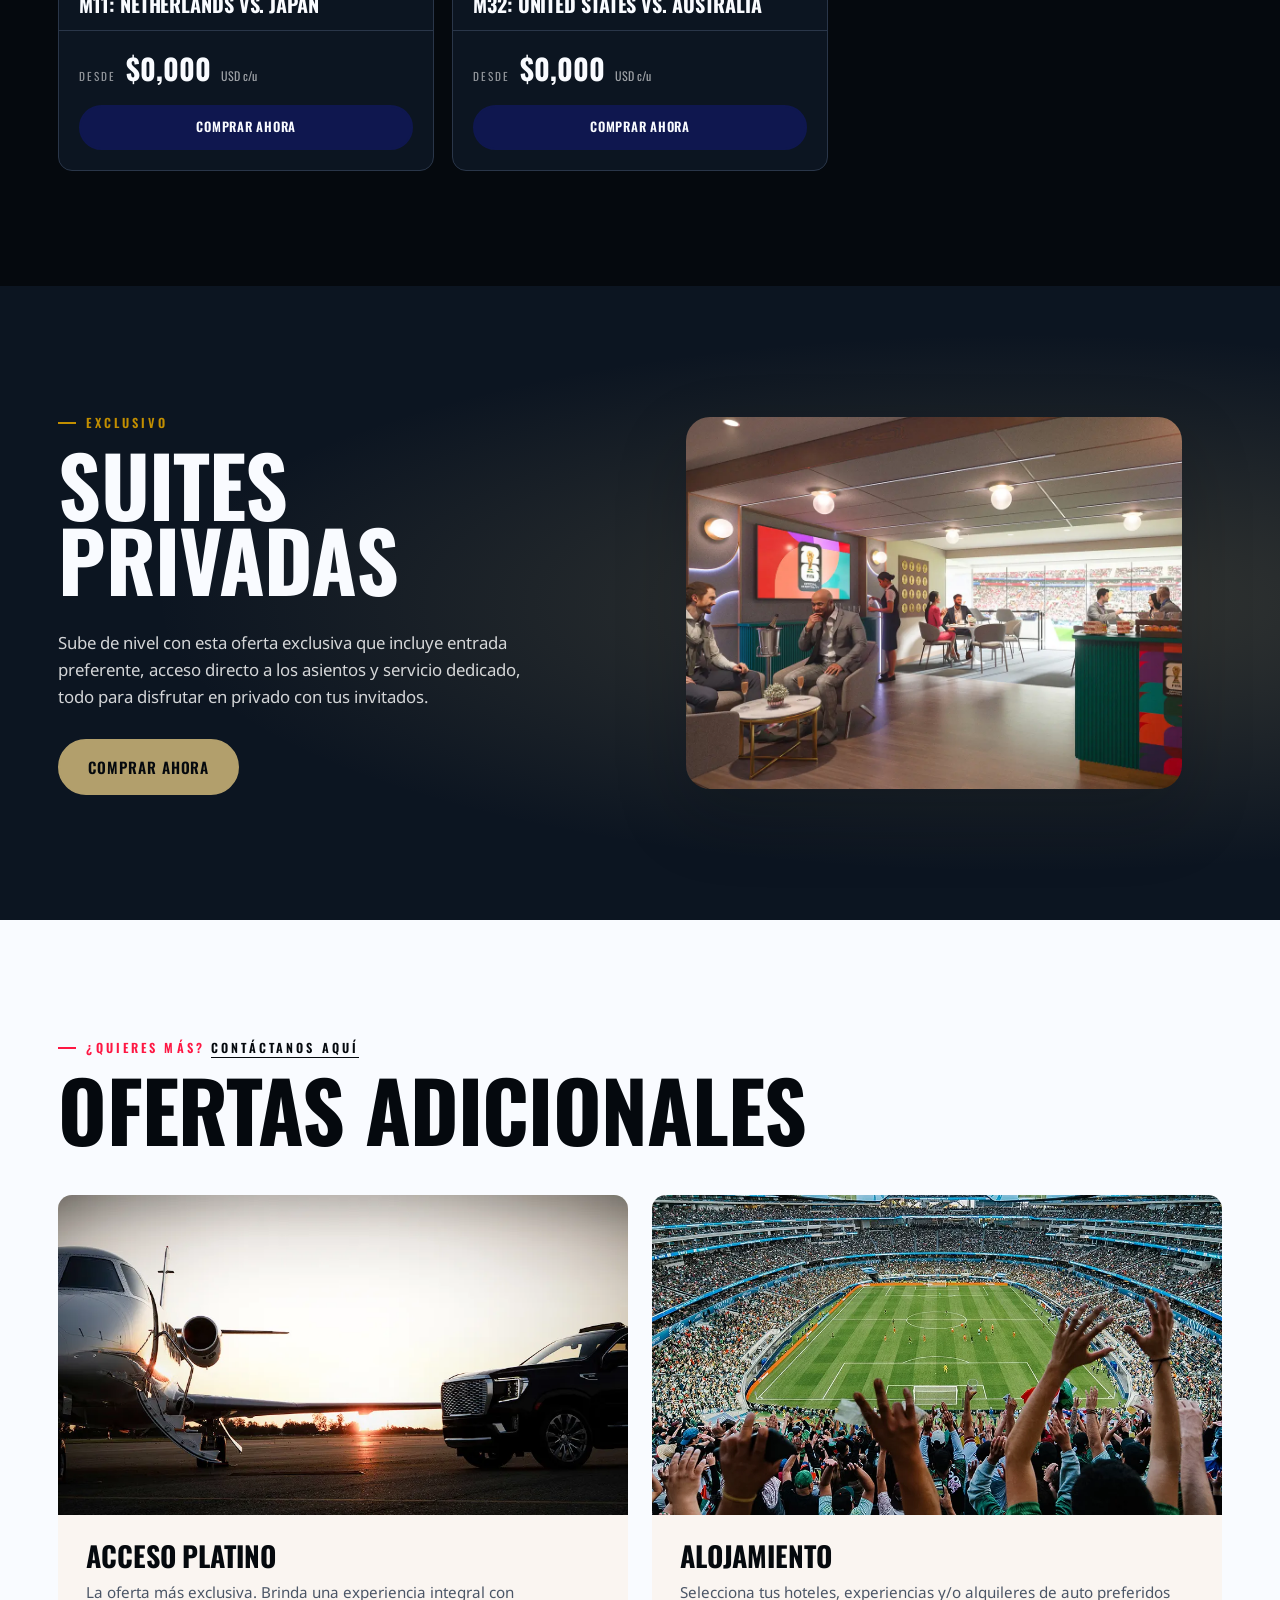
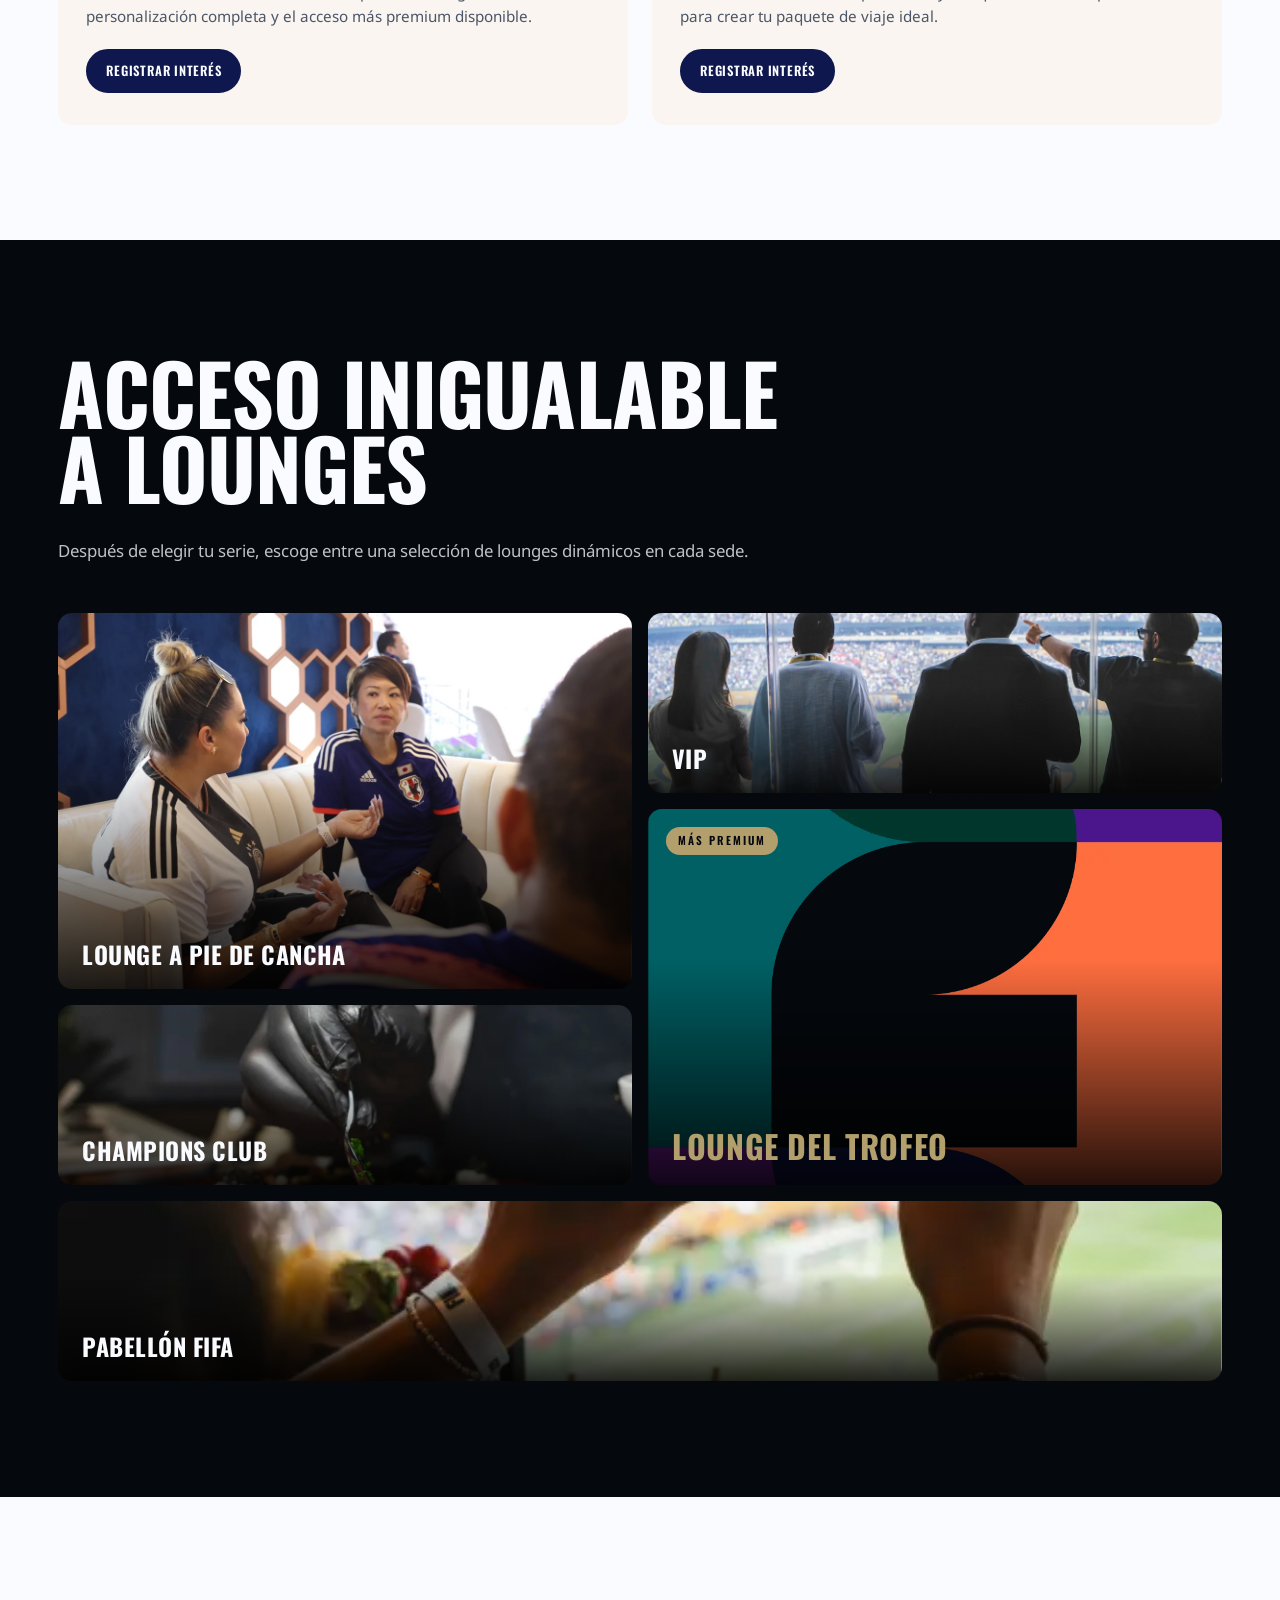
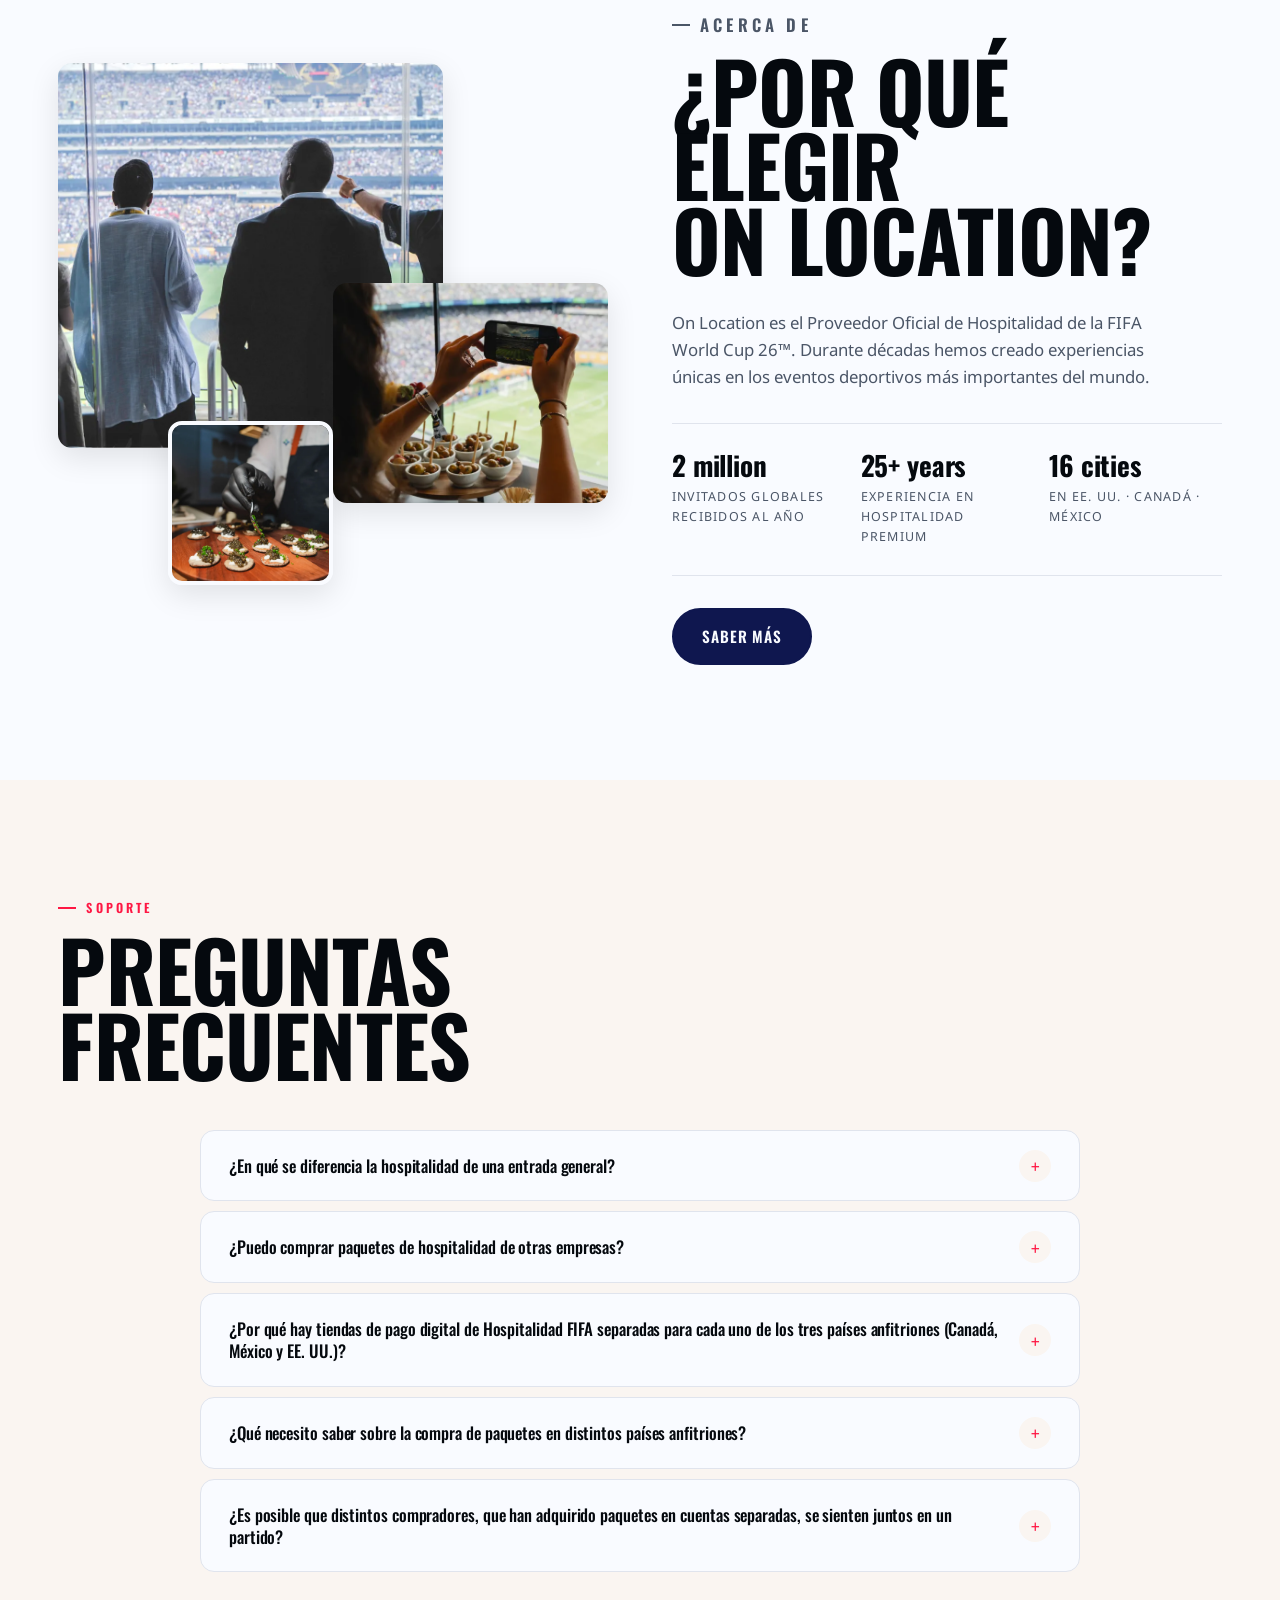
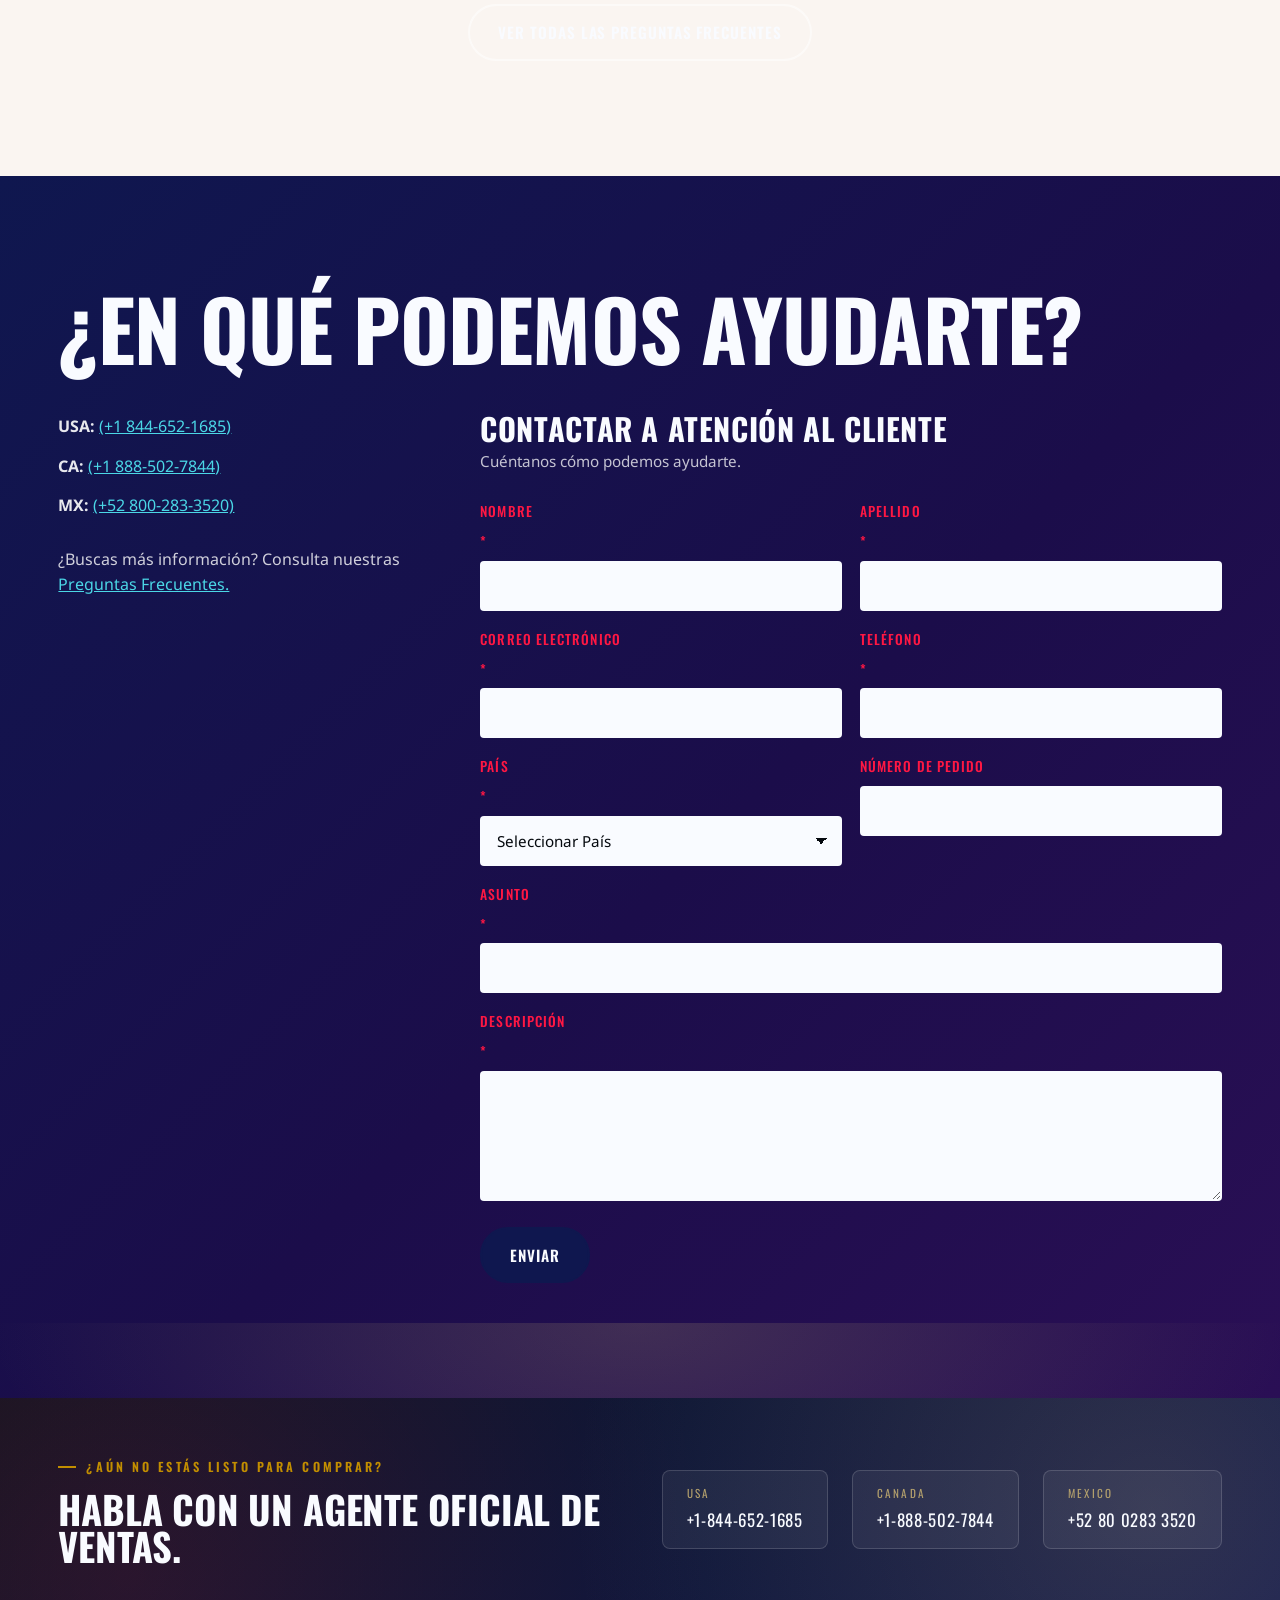
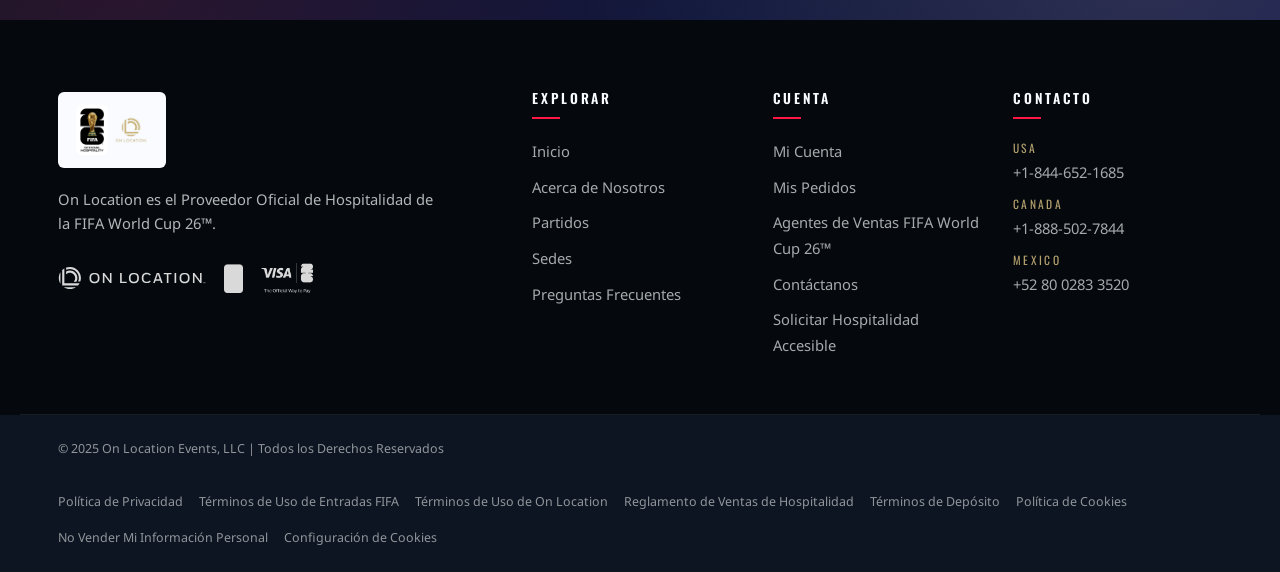
<file: us/es/index.html>
<!DOCTYPE html>
<html lang="es" data-locale="es">
<head>
  <meta charset="UTF-8" />
  <meta name="viewport" content="width=device-width, initial-scale=1.0" />
  <title>FIFA World Cup 2026™ — Official Hospitality</title>
  <meta name="description" content="Experience the best of it all with Official Hospitality packages for the FIFA World Cup 2026™ featuring premium tickets, food & beverage, entertainment, and more." />
  <link rel="icon" href="../../assets/logo-fifa.webp" />
  <link rel="preconnect" href="https://fonts.googleapis.com">
  <link rel="preconnect" href="https://fonts.gstatic.com" crossorigin>
  <link href="https://fonts.googleapis.com/css2?family=Noto+Sans:wght@300;400;500;600;700&family=Oswald:wght@500;600;700&display=swap" rel="stylesheet">
  <link rel="stylesheet" href="../../styles.css" />
</head>
<body>

  <!-- ================= Country selector overlay ================= -->
  <div class="country-modal" id="countryModal" hidden>
    <div class="country-modal__card">
      <h2 data-i18n="country.title">Choose Country</h2>
      <p data-i18n="country.body">Please select the host country in which you're purchasing hospitality packages. The price will be in the respective country's currency.</p>
      <div class="country-modal__grid">
        <button class="country-tile" data-country="usa">
          <img src="../../assets/flag-usa.webp" alt="USA" />
          <span data-i18n="country.usa">United States</span>
        </button>
        <button class="country-tile" data-country="can">
          <img src="../../assets/flag-canada.webp" alt="Canada" />
          <span data-i18n="country.canada">Canada</span>
        </button>
        <button class="country-tile" data-country="mex">
          <img src="../../assets/flag-mexico.webp" alt="Mexico" />
          <span data-i18n="country.mexico">Mexico</span>
        </button>
      </div>
    </div>
  </div>

  <!-- ================= Navbar ================= -->
  <header class="nav" id="top">
    <div class="nav__inner">
      <a href="#top" class="nav__logo" aria-label="FIFA World Cup 2026 Official Hospitality Home">
        <img src="../../assets/logo-fifa-ol.webp" alt="FIFA World Cup 2026 Official Hospitality" class="nav__logo-img" />
      </a>

      <nav class="nav__menu" aria-label="Primary">
        <ul>
          <li class="has-dropdown">
            <button class="nav__link"><span data-i18n="nav.matchOfferings">Match Offerings</span> <svg width="10" height="6" viewBox="0 0 10 6" aria-hidden="true"><path d="M1 1l4 4 4-4" stroke="currentColor" fill="none" stroke-width="1.5"/></svg></button>
            <ul class="nav__sub">
              <li><a href="#match-offerings" data-i18n="nav.singleMatches">Single Matches</a></li>
              <li><a href="#match-offerings" data-i18n="nav.venueSeries">Venue Series</a></li>
              <li><a href="#match-offerings" data-i18n="nav.followMyTeam">Follow My Team</a></li>
              <li><a href="#private-suites" data-i18n="nav.privateSuites">Private Suites</a></li>
              <li><a href="#match-offerings" data-i18n="nav.multiMatchSeries">Multi-Match Series</a></li>
            </ul>
          </li>
          <li class="has-dropdown">
            <button class="nav__link"><span data-i18n="nav.more">More</span> <svg width="10" height="6" viewBox="0 0 10 6" aria-hidden="true"><path d="M1 1l4 4 4-4" stroke="currentColor" fill="none" stroke-width="1.5"/></svg></button>
            <ul class="nav__sub">
              <li><a href="#faq" data-i18n="nav.faq">FAQ</a></li>
              <li><a href="#why" data-i18n="nav.about">About</a></li>
              <li><a href="#browse" data-i18n="nav.venues">Venues</a></li>
              <li><a href="#browse" data-i18n="nav.schedule">Schedule</a></li>
            </ul>
          </li>
          <li><a class="nav__link" href="#faq" data-i18n="nav.faq">FAQ</a></li>
        </ul>
      </nav>

      <div class="nav__right">
        <div class="country-switcher">
          <button class="country-switcher__btn" id="countryBtn">
            <img id="countryFlag" src="../../assets/flag-usa.webp" alt="USA" />
            <span id="countryLabel">USA</span>
            <svg width="10" height="6" viewBox="0 0 10 6" aria-hidden="true"><path d="M1 1l4 4 4-4" stroke="currentColor" fill="none" stroke-width="1.5"/></svg>
          </button>
        </div>
        <div class="lang-switcher">
          <button class="lang-switcher__btn"><span data-i18n="nav.currentLang">Español</span> <svg width="10" height="6" viewBox="0 0 10 6" aria-hidden="true"><path d="M1 1l4 4 4-4" stroke="currentColor" fill="none" stroke-width="1.5"/></svg></button>
          <ul class="lang-switcher__list">
            <li><a href="../en/" data-i18n="nav.langEn">English</a></li>
            <li><a href="../fr/" data-i18n="nav.langFr">Français</a></li>
            <li><a href="../es/" aria-current="true" data-i18n="nav.langEs">Español</a></li>
          </ul>
        </div>
        <a href="#account" class="btn btn--link" data-i18n="nav.login">Log In / Sign Up</a>
        <button class="nav__toggle" aria-label="Open menu" aria-expanded="false">
          <span></span><span></span><span></span>
        </button>
      </div>
    </div>
  </header>

  <!-- ================= Hero ================= -->
  <section class="hero">
    <div class="hero__bg">
      <img src="../../assets/hero-stadium.webp" alt="" class="hero__img" />
      <div class="hero__grad"></div>
    </div>
    <div class="hero__inner">
      <div class="hero__copy">
        <p class="eyebrow"><span data-i18n="hero.eyebrow">Official Hospitality</span> · 11 June – 19 July 2026</p>
        <p class="hero__overline" data-i18n="hero.overline">Get closer Than Ever To</p>
        <h1 class="hero__title">FIFA World Cup 2026<sup>™</sup></h1>
        <p class="hero__lede" data-i18n="hero.lede">
          Experience the best of it all with official hospitality packages featuring
          premium tickets, food &amp; beverage, entertainment, and more.
          <strong>Now available: single matches and private suites!</strong>
        </p>
        <div class="hero__cta">
          <a href="#browse" class="btn btn--primary" data-i18n="hero.browseMatches">Browse Matches</a>
          <a href="#private-suites" class="btn btn--secondary" data-i18n="hero.browseSuites">Browse Suites</a>
        </div>
      </div>

      <div class="countdown" aria-live="polite">
        <div class="countdown__label" data-i18n="hero.kickoffIn">Kick-off in</div>
        <div class="countdown__grid">
          <div><strong id="cd-days">--</strong><span data-i18n="hero.days">Days</span></div>
          <div><strong id="cd-hours">--</strong><span data-i18n="hero.hours">Hours</span></div>
          <div><strong id="cd-mins">--</strong><span data-i18n="hero.minutes">Minutes</span></div>
          <div><strong id="cd-secs">--</strong><span data-i18n="hero.seconds">Seconds</span></div>
        </div>
      </div>
    </div>
  </section>

  <!-- ================= Browse by ================= -->
  <section class="section browse" id="browse">
    <div class="container">
      <div class="browse__head">
        <h2 class="h-display" data-i18n="browse.title">Browse</h2>
        <div class="tabs tabs--pill" role="tablist">
          <button class="tab tab--active" data-browse="city" role="tab" data-i18n="browse.hostCity">Host City</button>
          <button class="tab" data-browse="team" role="tab" data-i18n="browse.team">Team</button>
        </div>
      </div>

      <div class="browse__panel" data-panel="city">
        <div class="city-row">
          <h4>🇺🇸 USA</h4>
          <div class="city-list">
            <a href="../../venue.html?city=atlanta">Atlanta</a>
            <a href="../../venue.html?city=boston">Boston</a>
            <a href="../../venue.html?city=dallas">Dallas</a>
            <a href="../../venue.html?city=houston">Houston</a>
            <a href="../../venue.html?city=kansas-city">Kansas City</a>
            <a href="../../venue.html?city=los-angeles">Los Angeles</a>
            <a href="../../venue.html?city=miami">Miami</a>
            <a href="../../venue.html?city=new-york-new-jersey">New York New Jersey</a>
            <a href="../../venue.html?city=philadelphia">Philadelphia</a>
            <a href="../../venue.html?city=san-francisco-bay-area">San Francisco Bay Area</a>
            <a href="../../venue.html?city=seattle">Seattle</a>
          </div>
        </div>
        <div class="city-row">
          <h4>🇨🇦 Canada</h4>
          <div class="city-list">
            <a href="../../venue.html?city=toronto">Toronto</a>
            <a href="../../venue.html?city=vancouver">Vancouver</a>
          </div>
        </div>
        <div class="city-row">
          <h4>🇲🇽 Mexico</h4>
          <div class="city-list">
            <a href="../../venue.html?city=guadalajara">Guadalajara</a>
            <a href="../../venue.html?city=mexico-city">Mexico City</a>
            <a href="../../venue.html?city=monterrey">Monterrey</a>
          </div>
        </div>
      </div>

      <div class="browse__panel" data-panel="team" hidden>
        <div class="team-grid">
          <a class="team"><span>ARG</span>Argentina</a>
          <a class="team"><span>AUS</span>Australia</a>
          <a class="team"><span>AUT</span>Austria</a>
          <a class="team"><span>BEL</span>Belgium</a>
          <a class="team"><span>BRA</span>Brazil</a>
          <a class="team"><span>CAN</span>Canada</a>
          <a class="team"><span>COL</span>Colombia</a>
          <a class="team"><span>CRO</span>Croatia</a>
          <a class="team"><span>ECU</span>Ecuador</a>
          <a class="team"><span>EGY</span>Egypt</a>
          <a class="team"><span>ENG</span>England</a>
          <a class="team"><span>FRA</span>France</a>
          <a class="team"><span>GER</span>Germany</a>
          <a class="team"><span>GHA</span>Ghana</a>
          <a class="team"><span>IRN</span>Iran</a>
          <a class="team"><span>JPN</span>Japan</a>
          <a class="team"><span>JOR</span>Jordan</a>
          <a class="team"><span>KOR</span>Korea Republic</a>
          <a class="team"><span>MEX</span>Mexico</a>
          <a class="team"><span>MAR</span>Morocco</a>
          <a class="team"><span>NED</span>Netherlands</a>
          <a class="team"><span>NZL</span>New Zealand</a>
          <a class="team"><span>NOR</span>Norway</a>
          <a class="team"><span>POR</span>Portugal</a>
          <a class="team"><span>QAT</span>Qatar</a>
          <a class="team"><span>KSA</span>Saudi Arabia</a>
          <a class="team"><span>SCO</span>Scotland</a>
          <a class="team"><span>SEN</span>Senegal</a>
          <a class="team"><span>RSA</span>South Africa</a>
          <a class="team"><span>ESP</span>Spain</a>
          <a class="team"><span>SUI</span>Switzerland</a>
          <a class="team"><span>TUN</span>Tunisia</a>
          <a class="team"><span>TUR</span>Türkiye</a>
          <a class="team"><span>URU</span>Uruguay</a>
          <a class="team"><span>USA</span>United States</a>
          <a class="team"><span>UZB</span>Uzbekistan</a>
        </div>
      </div>
    </div>
  </section>

  <!-- ================= Warning strip ================= -->
  <section class="alert-strip">
    <div class="container">
      <p data-i18n="alert.title">Don't risk unofficial sources or leave tickets to chance!<br/>Every offering features premium seats and hospitality.</p>
      <ol class="steps">
        <li><span>1.</span> <span data-i18n="alert.step1">Choose Offerings</span></li>
        <li><span>2.</span> <span data-i18n="alert.step2">Choose Hospitality</span></li>
        <li><span>3.</span> <span data-i18n="alert.step3">Configure &amp; Check Out</span></li>
      </ol>
    </div>
  </section>

  <!-- ================= Match Offerings ================= -->
  <section class="section offerings" id="match-offerings">
    <div class="container">
      <div class="section__head">
        <p class="eyebrow eyebrow--light" data-i18n="offerings.eyebrow">Ways to Experience</p>
        <h2 class="h-display" data-i18n="offerings.title">Match Offerings</h2>
      </div>

      <div class="offerings__grid">
        <article class="offering offering--now">
          <div class="offering__img">
            <img src="../../assets/offering-a.webp" alt="Single match hospitality" />
            <span class="tag tag--teal" data-i18n="offerings.nowAvailable">Now Available</span>
          </div>
          <div class="offering__body">
            <h3 data-i18n="offerings.singleMatch.title">Single Match</h3>
            <p data-i18n="offerings.singleMatch.body">Watch every match at the venue of your choice.</p>
            <a class="btn btn--primary btn--sm" href="#matches" data-i18n="offerings.buyNow">Buy Now</a>
          </div>
        </article>

        <article class="offering">
          <div class="offering__img">
            <img src="../../assets/offering-b.webp" alt="Venue series hospitality" />
          </div>
          <div class="offering__body">
            <h3 data-i18n="offerings.venueSeries.title">Venue Series</h3>
            <p data-i18n="offerings.venueSeries.body">See your team in action at every early-stage match, regardless of location.</p>
            <a class="btn btn--ghost btn--sm" href="#" data-i18n="offerings.details">Details</a>
          </div>
        </article>

        <article class="offering">
          <div class="offering__img">
            <img src="../../assets/offering-c.webp" alt="Follow my team" />
          </div>
          <div class="offering__body">
            <h3 data-i18n="offerings.followMyTeam.title">Follow My Team</h3>
            <p data-i18n="offerings.followMyTeam.body">Follow your nation across the tournament — every match, every venue.</p>
            <a class="btn btn--ghost btn--sm" href="#" data-i18n="offerings.details">Details</a>
          </div>
        </article>

        <article class="offering">
          <div class="offering__img">
            <img src="../../assets/offering-d.webp" alt="Multi-match series" />
          </div>
          <div class="offering__body">
            <h3 data-i18n="offerings.multiMatch.title">Multi-Match Series</h3>
            <p data-i18n="offerings.multiMatch.body">Your path to the Final Match! Choose a curated multi-stage series.</p>
            <a class="btn btn--ghost btn--sm" href="#" data-i18n="offerings.details">Details</a>
          </div>
        </article>
      </div>

      <!-- Multi-match tiers -->
      <div class="tier-progress">
        <h3 class="tier-progress__title" data-i18n="tier.title">Your path to the Final Match!</h3>
        <ol class="tier-progress__list">
          <li><span class="tier-num">1</span><p data-i18n="tier.step1">Choose from any Group Stage (except Team USA) or Round of 32</p></li>
          <li><span class="tier-num">2</span><p data-i18n="tier.step2">Choose from all previous options or Round of 16 or Bronze Final</p></li>
          <li><span class="tier-num">3</span><p data-i18n="tier.step3">Choose from all previous options or Team USA Group Stage or Quarter-Finals or Semi-Finals</p></li>
          <li><span class="tier-num">4</span><p data-i18n="tier.step4">Choose from all previous options (incl. Team USA Group Stage or QFs or SFs)</p></li>
          <li class="tier--final"><span class="tier-num">★</span><p data-i18n="tier.final">Choose from all matches, including the <strong>FINAL!</strong></p></li>
        </ol>
      </div>
    </div>
  </section>

  <!-- ================= Single Matches ================= -->
  <section class="section matches" id="matches">
    <div class="container">
      <div class="section__head section__head--split">
        <div>
          <h2 class="h-display dark" data-i18n="matches.title">Single Matches</h2>
          <p data-i18n="matches.subtitle">Choose from 104 matches across 16 dynamic host cities and venues<sup>*</sup>.</p>
        </div>
        <div class="section__head-cta">
          <a class="btn btn--ghost-dark" href="#" data-i18n="matches.exploreAll">Explore All Matches</a>
          <a class="btn btn--link-dark" href="#" data-i18n="matches.viewSchedule">View Schedule ↗</a>
        </div>
      </div>

      <div class="tabs tabs--underline" role="tablist">
        <button class="tab tab--active" data-match-filter="popular" data-i18n="matches.popular">Popular</button>
        <button class="tab" data-match-filter="group" data-i18n="matches.group">Group Stage</button>
        <button class="tab" data-match-filter="r32" data-i18n="matches.r32">Round of 32</button>
      </div>

      <div class="match-grid">

        <article class="match-card" data-cat="popular">
          <div class="match-card__img" style="background-image:url('../../assets/matches-map.webp')"><span class="tag tag--red" data-i18n="matches.goingFast">Going Fast</span></div>
          <div class="match-card__date">
            <span>Friday <strong>11</strong> June</span>
            <em>4:00 pm</em>
          </div>
          <div class="match-card__info">
            <p class="match-card__venue">Mexico City Stadium</p>
            <h4>M1: Mexico vs. South Africa</h4>
          </div>
          <div class="match-card__price">
            <span class="from" data-i18n="matches.from">From</span>
            <strong>$0,000</strong>
            <em data-i18n="matches.usdEach">USD each</em>
          </div>
          <a class="btn btn--primary btn--sm btn--full" href="#" data-i18n="matches.buyNow">Buy Now</a>
        </article>

        <article class="match-card" data-cat="popular">
          <div class="match-card__img" style="background-image:url('../../assets/lounge-a.webp')"></div>
          <div class="match-card__date"><span>Friday <strong>12</strong> June</span><em>4:00 pm</em></div>
          <div class="match-card__info">
            <p class="match-card__venue">Los Angeles Stadium</p>
            <h4>M4: United States vs. Paraguay</h4>
          </div>
          <div class="match-card__price"><span class="from" data-i18n="matches.from">From</span><strong>$0,000</strong><em data-i18n="matches.usdEach">USD each</em></div>
          <a class="btn btn--primary btn--sm btn--full" href="#" data-i18n="matches.buyNow">Buy Now</a>
        </article>

        <article class="match-card" data-cat="popular">
          <div class="match-card__img" style="background-image:url('../../assets/lounge-b.webp')"></div>
          <div class="match-card__date"><span>Saturday <strong>13</strong> June</span><em>7:00 pm</em></div>
          <div class="match-card__info">
            <p class="match-card__venue">New York New Jersey Stadium</p>
            <h4>M7: Brazil vs. Morocco</h4>
          </div>
          <div class="match-card__price"><span class="from" data-i18n="matches.from">From</span><strong>$0,000</strong><em data-i18n="matches.usdEach">USD each</em></div>
          <a class="btn btn--primary btn--sm btn--full" href="#" data-i18n="matches.buyNow">Buy Now</a>
        </article>

        <article class="match-card" data-cat="group">
          <div class="match-card__img" style="background-image:url('../../assets/lounge-c.webp')"></div>
          <div class="match-card__date"><span>Saturday <strong>13</strong> June</span><em>4:00 pm</em></div>
          <div class="match-card__info">
            <p class="match-card__venue">San Francisco Bay Area Stadium</p>
            <h4>M8: Qatar vs. Switzerland</h4>
          </div>
          <div class="match-card__price"><span class="from" data-i18n="matches.from">From</span><strong>$0,000</strong><em data-i18n="matches.usdEach">USD each</em></div>
          <a class="btn btn--primary btn--sm btn--full" href="#" data-i18n="matches.buyNow">Buy Now</a>
        </article>

        <article class="match-card" data-cat="group">
          <div class="match-card__img" style="background-image:url('../../assets/lounge-d.webp')"></div>
          <div class="match-card__date"><span>Sunday <strong>14</strong> June</span><em>7:00 pm</em></div>
          <div class="match-card__info">
            <p class="match-card__venue">Philadelphia Stadium</p>
            <h4>M9: Côte d'Ivoire vs. Ecuador</h4>
          </div>
          <div class="match-card__price"><span class="from" data-i18n="matches.from">From</span><strong>$0,000</strong><em data-i18n="matches.usdEach">USD each</em></div>
          <a class="btn btn--primary btn--sm btn--full" href="#" data-i18n="matches.buyNow">Buy Now</a>
        </article>

        <article class="match-card" data-cat="group">
          <div class="match-card__img" style="background-image:url('../../assets/offering-a.webp')"></div>
          <div class="match-card__date"><span>Sunday <strong>14</strong> June</span><em>4:00 pm</em></div>
          <div class="match-card__info">
            <p class="match-card__venue">Houston Stadium</p>
            <h4>M10: Germany vs. Curaçao</h4>
          </div>
          <div class="match-card__price"><span class="from" data-i18n="matches.from">From</span><strong>$0,000</strong><em data-i18n="matches.usdEach">USD each</em></div>
          <a class="btn btn--primary btn--sm btn--full" href="#" data-i18n="matches.buyNow">Buy Now</a>
        </article>

        <article class="match-card" data-cat="group">
          <div class="match-card__img" style="background-image:url('../../assets/offering-b.webp')"></div>
          <div class="match-card__date"><span>Sunday <strong>14</strong> June</span><em>7:00 pm</em></div>
          <div class="match-card__info">
            <p class="match-card__venue">Dallas Stadium</p>
            <h4>M11: Netherlands vs. Japan</h4>
          </div>
          <div class="match-card__price"><span class="from" data-i18n="matches.from">From</span><strong>$0,000</strong><em data-i18n="matches.usdEach">USD each</em></div>
          <a class="btn btn--primary btn--sm btn--full" href="#" data-i18n="matches.buyNow">Buy Now</a>
        </article>

        <article class="match-card" data-cat="r32">
          <div class="match-card__img" style="background-image:url('../../assets/offering-c.webp')"></div>
          <div class="match-card__date"><span>Friday <strong>3</strong> July</span><em>TBD</em></div>
          <div class="match-card__info">
            <p class="match-card__venue">Seattle Stadium</p>
            <h4>M32: United States vs. Australia</h4>
          </div>
          <div class="match-card__price"><span class="from" data-i18n="matches.from">From</span><strong>$0,000</strong><em data-i18n="matches.usdEach">USD each</em></div>
          <a class="btn btn--primary btn--sm btn--full" href="#" data-i18n="matches.buyNow">Buy Now</a>
        </article>

      </div>
    </div>
  </section>

  <!-- ================= Private Suites ================= -->
  <section class="section suites" id="private-suites">
    <div class="container suites__inner">
      <div class="suites__copy">
        <p class="eyebrow eyebrow--gold" data-i18n="suites.eyebrow">Exclusive</p>
        <h2 class="h-display light" data-i18n="suites.title">Private <br/>Suites</h2>
        <p class="suites__lede" data-i18n="suites.body">Level up with this exclusive offering that includes preferred entry, direct seating access, and dedicated service — all to be enjoyed privately among you and your guests.</p>
        <a class="btn btn--secondary" href="#" data-i18n="suites.buyNow">Buy Now</a>
      </div>
      <figure class="suites__img">
        <img src="../../assets/suites.webp" alt="FIFA Private Suite interior" />
      </figure>
    </div>
  </section>

  <!-- ================= Additional Offerings ================= -->
  <section class="section additional">
    <div class="container">
      <div class="section__head">
        <p class="eyebrow"><span data-i18n="additional.eyebrow">Want more?</span> <a href="#footer-contact" data-i18n="additional.contactUs">contact us here</a></p>
        <h2 class="h-display" data-i18n="additional.title">Additional Offerings</h2>
      </div>

      <div class="additional__grid">
        <article class="addl">
          <figure><img src="../../assets/platinum.webp" alt="Platinum access lounge"/></figure>
          <div class="addl__body">
            <h3 data-i18n="additional.platinum.title">Platinum access</h3>
            <p data-i18n="additional.platinum.body">The most exclusive offering. It delivers an all-encompassing experience with full-service customization and the most premium access available.</p>
            <a class="btn btn--primary btn--sm" href="#" data-i18n="additional.registerInterest">Register Interest</a>
          </div>
        </article>

        <article class="addl">
          <figure><img src="../../assets/offering-b.webp" alt="Accommodations"/></figure>
          <div class="addl__body">
            <h3 data-i18n="additional.accommodations.title">Accommodations</h3>
            <p data-i18n="additional.accommodations.body">Select your preferred hotels, experiences, and/or car rentals to create your ideal trip package.</p>
            <a class="btn btn--primary btn--sm" href="#" data-i18n="additional.registerInterest">Register Interest</a>
          </div>
        </article>
      </div>
    </div>
  </section>

  <!-- ================= Lounges ================= -->
  <section class="section lounges">
    <div class="container">
      <div class="section__head">
        <h2 class="h-display light" data-i18n="lounges.title">Unrivaled <br/>Lounge access</h2>
        <p class="section__sub light" data-i18n="lounges.subtitle">After selecting your series, choose from a selection of dynamic lounge offerings at every venue.</p>
      </div>

      <div class="lounges__grid">
        <article class="lounge" style="background-image: linear-gradient(180deg, transparent 40%, rgba(0,0,0,.85)), url('../../assets/lounge-b.webp')">
          <h4 data-i18n="lounges.pitchside">Pitchside Lounge</h4>
        </article>
        <article class="lounge" style="background-image: linear-gradient(180deg, transparent 40%, rgba(0,0,0,.85)), url('../../assets/lounge-a.webp')">
          <h4 data-i18n="lounges.vip">VIP</h4>
        </article>
        <article class="lounge lounge--feature" style="background-image: linear-gradient(180deg, transparent 40%, rgba(0,0,0,.85)), url('../../assets/trophy.webp')">
          <span class="tag tag--gold" data-i18n="lounges.mostPremium">Most Premium</span>
          <h4 data-i18n="lounges.trophy">Trophy Lounge</h4>
        </article>
        <article class="lounge" style="background-image: linear-gradient(180deg, transparent 40%, rgba(0,0,0,.85)), url('../../assets/lounge-d.webp')">
          <h4 data-i18n="lounges.champions">Champions Club</h4>
        </article>
        <article class="lounge" style="background-image: linear-gradient(180deg, transparent 40%, rgba(0,0,0,.85)), url('../../assets/lounge-c.webp')">
          <h4 data-i18n="lounges.pavilion">FIFA Pavilion</h4>
        </article>
      </div>
    </div>
  </section>

  <!-- ================= Why On Location ================= -->
  <section class="section why" id="why">
    <div class="container why__inner">
      <div class="why__media">
        <img src="../../assets/lounge-a.webp" alt="" class="why__big"/>
        <img src="../../assets/lounge-c.webp" alt="" class="why__sm-1"/>
        <img src="../../assets/lounge-d.webp" alt="" class="why__sm-2"/>
      </div>
      <div class="why__copy">
        <p class="eyebrow" data-i18n="why.eyebrow">About</p>
        <h2 class="h-display" data-i18n="why.title">Why Choose <br/>on Location?</h2>
        <p data-i18n="why.body">On Location is the Official Hospitality Provider of the FIFA World Cup 26™. For decades we've delivered once-in-a-lifetime experiences at the world's biggest sporting events.</p>
        <div class="why__stats">
          <div><strong>2 million</strong><span data-i18n="why.statGuests">Global Guests Hosted Annually</span></div>
          <div><strong>25+ years</strong><span data-i18n="why.statYears">Premium Hospitality Experience</span></div>
          <div><strong>16 cities</strong><span data-i18n="why.statCities">Across USA · Canada · Mexico</span></div>
        </div>
        <a href="#faq" class="btn btn--primary" data-i18n="why.learnMore">Learn More</a>
      </div>
    </div>
  </section>

  <!-- ================= FAQ ================= -->
  <section class="section faq" id="faq">
    <div class="container">
      <div class="section__head">
        <p class="eyebrow" data-i18n="faq.eyebrow">Support</p>
        <h2 class="h-display" data-i18n="faq.title">Frequently asked questions</h2>
      </div>
      <div class="faq__list">
        <details>
          <summary data-i18n="faq.q1">How is hospitality different from a general ticket?</summary>
          <p data-i18n="faq.a1">An Official Hospitality package pairs a premium match ticket with an exclusive pre-match, halftime and post-match experience — including dining, beverages, and access to lounges, entertainment and FIFA Legend appearances. A general ticket only gets you into the stadium seat.</p>
        </details>
        <details>
          <summary data-i18n="faq.q2">Can I buy hospitality packages from other companies?</summary>
          <p data-i18n="faq.a2">On Location is the only official hospitality provider appointed by FIFA. Visit <a href="#">FIFA.com/hospitality</a> to confirm official sellers. We strongly advise against purchasing packages from unauthorized platforms or sellers — booking <a href="#">here</a> guarantees your experience.</p>
        </details>
        <details>
          <summary data-i18n="faq.q3">Why are there separate FIFA Hospitality Digital Checkout Stores for each of the three host nations (Canada, Mexico, and the U.S.)?</summary>
          <p data-i18n="faq.a3">Purchases need to be made in each host nation's currency (in their related digital checkout store). Use the country switcher at the top of the page to select the appropriate store before booking.</p>
        </details>
        <details>
          <summary data-i18n="faq.q4">What do I need to know re: purchasing packages in different host nations?</summary>
          <p data-i18n="faq.a4">Purchases need to be made in each host nation's currency (in their related digital checkout store). Applicable taxes, payment methods, and delivery options vary by country. Our sales agents can help guide you through the process.</p>
        </details>
        <details>
          <summary data-i18n="faq.q5">Is it possible for different purchasers – those who have purchased packages using separate accounts – to sit together at a match?</summary>
          <p data-i18n="faq.a5">Yes — separately purchased packages can typically be linked for seating purposes. Please contact your sales agent at least 30 days prior to the match to coordinate, subject to availability.</p>
        </details>
      </div>
      <div class="faq__more"><a class="btn btn--ghost-dark" href="#" data-i18n="faq.seeAll">See All FAQs</a></div>
    </div>
  </section>

  <!-- ================= Contact / Hospitality Support ================= -->
  <section class="section support" id="contact">
    <div class="container">
      <h2 class="h-display light" data-i18n="support.title">What can we help you with?</h2>
      <div class="support__grid">
        <aside class="support__aside">
          <p><strong>USA:</strong> <a href="tel:+18446521685">(+1 844-652-1685)</a></p>
          <p><strong>CA:</strong> <a href="tel:+18885027844">(+1 888-502-7844)</a></p>
          <p><strong>MX:</strong> <a href="tel:+528002833520">(+52 800-283-3520)</a></p>
          <p class="support__faq-note"><span data-i18n="support.faqNote">Looking for more information? Check out our</span> <a href="#faq" data-i18n="support.faqLink">Frequently Asked Questions.</a></p>
        </aside>

        <div class="support__card">
          <h3 class="support__title" data-i18n="support.contactTitle">Contact Customer Support</h3>
          <p class="support__sub" data-i18n="support.subtitle">Tell us how we can help.</p>
          <form class="support__form" onsubmit="event.preventDefault(); this.reset(); alert('Thanks — we will be in touch shortly.');">
            <div class="support__row">
              <label><span data-i18n="support.firstName">First Name</span> <span>*</span><input type="text" name="first" required></label>
              <label><span data-i18n="support.lastName">Last Name</span> <span>*</span><input type="text" name="last" required></label>
            </div>
            <div class="support__row">
              <label><span data-i18n="support.email">Customer Email</span> <span>*</span><input type="email" name="email" required></label>
              <label><span data-i18n="support.phone">Customer Phone</span> <span>*</span><input type="tel" name="phone" required></label>
            </div>
            <div class="support__row">
              <label><span data-i18n="support.country">Country</span> <span>*</span>
                <select name="country" required>
                  <option value="" data-i18n="support.selectCountry">Select Country</option>
                  <option data-i18n="country.usa">United States</option>
                  <option data-i18n="country.canada">Canada</option>
                  <option data-i18n="country.mexico">Mexico</option>
                </select>
              </label>
              <label><span data-i18n="support.orderNumber">Order Number</span><input type="text" name="order"></label>
            </div>
            <label class="support__full"><span data-i18n="support.subject">Subject</span> <span>*</span><input type="text" name="subject" required></label>
            <label class="support__full"><span data-i18n="support.description">Description</span> <span>*</span><textarea name="description" rows="5" required></textarea></label>
            <button type="submit" class="btn btn--primary" data-i18n="support.submit">Submit</button>
          </form>
        </div>
      </div>
    </div>
  </section>

  <!-- ================= CTA Strip ================= -->
  <section class="cta-strip" id="account">
    <div class="container cta-strip__inner">
      <div>
        <p class="eyebrow eyebrow--gold" data-i18n="cta.eyebrow">Not ready to make a purchase?</p>
        <h3 data-i18n="cta.title">Talk to an Official Sales Agent.</h3>
      </div>
      <div class="cta-strip__phones">
        <a href="tel:+18446521685"><span>USA</span>+1-844-652-1685</a>
        <a href="tel:+18885027844"><span>Canada</span>+1-888-502-7844</a>
        <a href="tel:+52800283350"><span>Mexico</span>+52 80 0283 3520</a>
      </div>
    </div>
  </section>

  <!-- ================= Footer ================= -->
  <footer class="footer" id="footer-contact">
    <div class="container footer__inner">
      <div class="footer__brand">
        <img src="../../assets/logo-fifa-ol.webp" alt="FIFA World Cup 26 Official Hospitality" class="footer__logo" />
        <p data-i18n="footer.about">On Location is the Official Hospitality Provider of the FIFA World Cup 26™.</p>
        <div class="footer__partners">
          <img src="../../assets/logo-onlocation.svg" alt="On Location" />
          <img src="../../assets/logo-fifa.webp" alt="FIFA" />
          <img src="../../assets/logo-visa.webp" alt="VISA" />
        </div>
      </div>

      <div class="footer__cols">
        <div>
          <h5 data-i18n="footer.explore">Explore</h5>
          <ul>
            <li><a href="#top" data-i18n="footer.home">Home</a></li>
            <li><a href="#why" data-i18n="footer.aboutUs">About Us</a></li>
            <li><a href="#matches" data-i18n="footer.matches">Matches</a></li>
            <li><a href="#browse" data-i18n="footer.venues">Venues</a></li>
            <li><a href="#faq" data-i18n="footer.faq">FAQ</a></li>
          </ul>
        </div>
        <div>
          <h5 data-i18n="footer.account">Account</h5>
          <ul>
            <li><a href="#" data-i18n="footer.myAccount">My Account</a></li>
            <li><a href="#" data-i18n="footer.myOrders">My Orders</a></li>
            <li><a href="#" data-i18n="footer.salesAgents">FIFA World Cup 26™ Sales Agents</a></li>
            <li><a href="#contact" data-i18n="footer.contactUs">Contact Us</a></li>
            <li><a href="#" data-i18n="footer.requestAccessible">Request Accessible Hospitality</a></li>
          </ul>
        </div>
        <div>
          <h5 data-i18n="footer.contact">Contact</h5>
          <ul class="footer__phones">
            <li><em>USA</em><a href="tel:+18446521685">+1-844-652-1685</a></li>
            <li><em>Canada</em><a href="tel:+18885027844">+1-888-502-7844</a></li>
            <li><em>Mexico</em><a href="tel:+52800283350">+52 80 0283 3520</a></li>
          </ul>
        </div>
      </div>
    </div>

    <div class="footer__legal">
      <div class="container footer__legal-inner">
        <p data-i18n="footer.copyright">© 2025 On Location Events, LLC | All Rights Reserved</p>
        <ul>
          <li><a href="#" data-i18n="footer.privacyPolicy">Privacy Policy</a></li>
          <li><a href="#" data-i18n="footer.ticketTerms">FIFA Ticket Terms of Use</a></li>
          <li><a href="#" data-i18n="footer.olTerms">On Location Terms of Use</a></li>
          <li><a href="#" data-i18n="footer.salesRegs">Hospitality Sales Regulations</a></li>
          <li><a href="#" data-i18n="footer.depositTerms">Deposit Terms</a></li>
          <li><a href="#" data-i18n="footer.cookiePolicy">Cookie Policy</a></li>
          <li><a href="#" data-i18n="footer.doNotSell">Do Not Sell My Personal Info</a></li>
          <li><a href="#" data-i18n="footer.cookieSettings">Cookies Settings/Preferences</a></li>
        </ul>
      </div>
    </div>
  </footer>

  <script src="../../script.js"></script>

  <!-- Salesforce Embedded Messaging - two MIAW instances (staging + agentuat) via iframes.
       Each iframe receives the active page locale so the bootstrap language and the
       EndUserLanguage prechat field reflect the user's selection. -->
  <iframe
    src="../../embedded-chat.html?org=staging&lang=es"
    title="Embedded Chat (staging)"
    aria-label="Embedded Chat (staging)"
    allow="microphone; camera; clipboard-read; clipboard-write"
    style="position:fixed; right:0; bottom:0; width:420px; height:640px; border:0; z-index:9999; background:transparent; pointer-events:auto;"></iframe>

  <iframe
    src="../../embedded-chat.html?org=agentuat&lang=es"
    title="Embedded Chat (agentuat)"
    aria-label="Embedded Chat (agentuat)"
    allow="microphone; camera; clipboard-read; clipboard-write"
    style="position:fixed; left:0; bottom:0; width:420px; height:640px; border:0; z-index:9999; background:transparent; pointer-events:auto;"></iframe>
  <script src="../../i18n.js"></script>
</body>
</html>
</file>
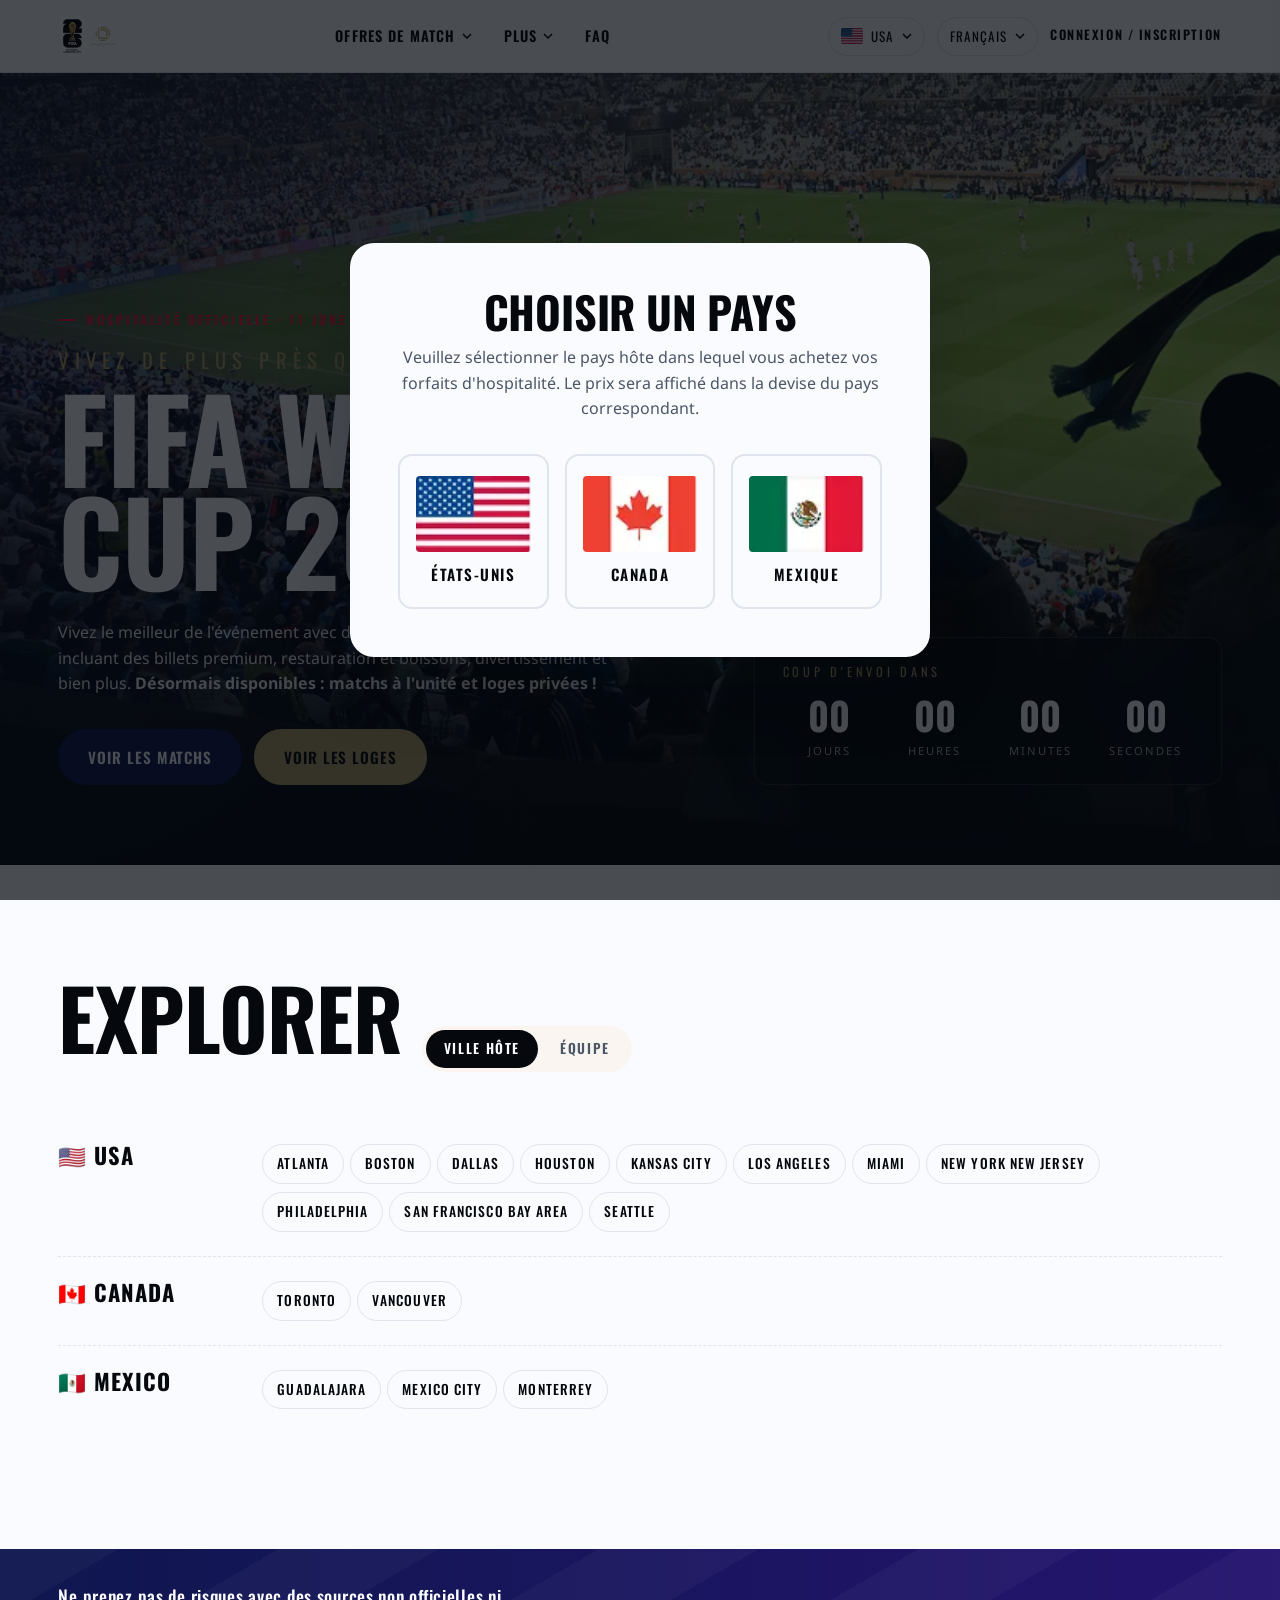
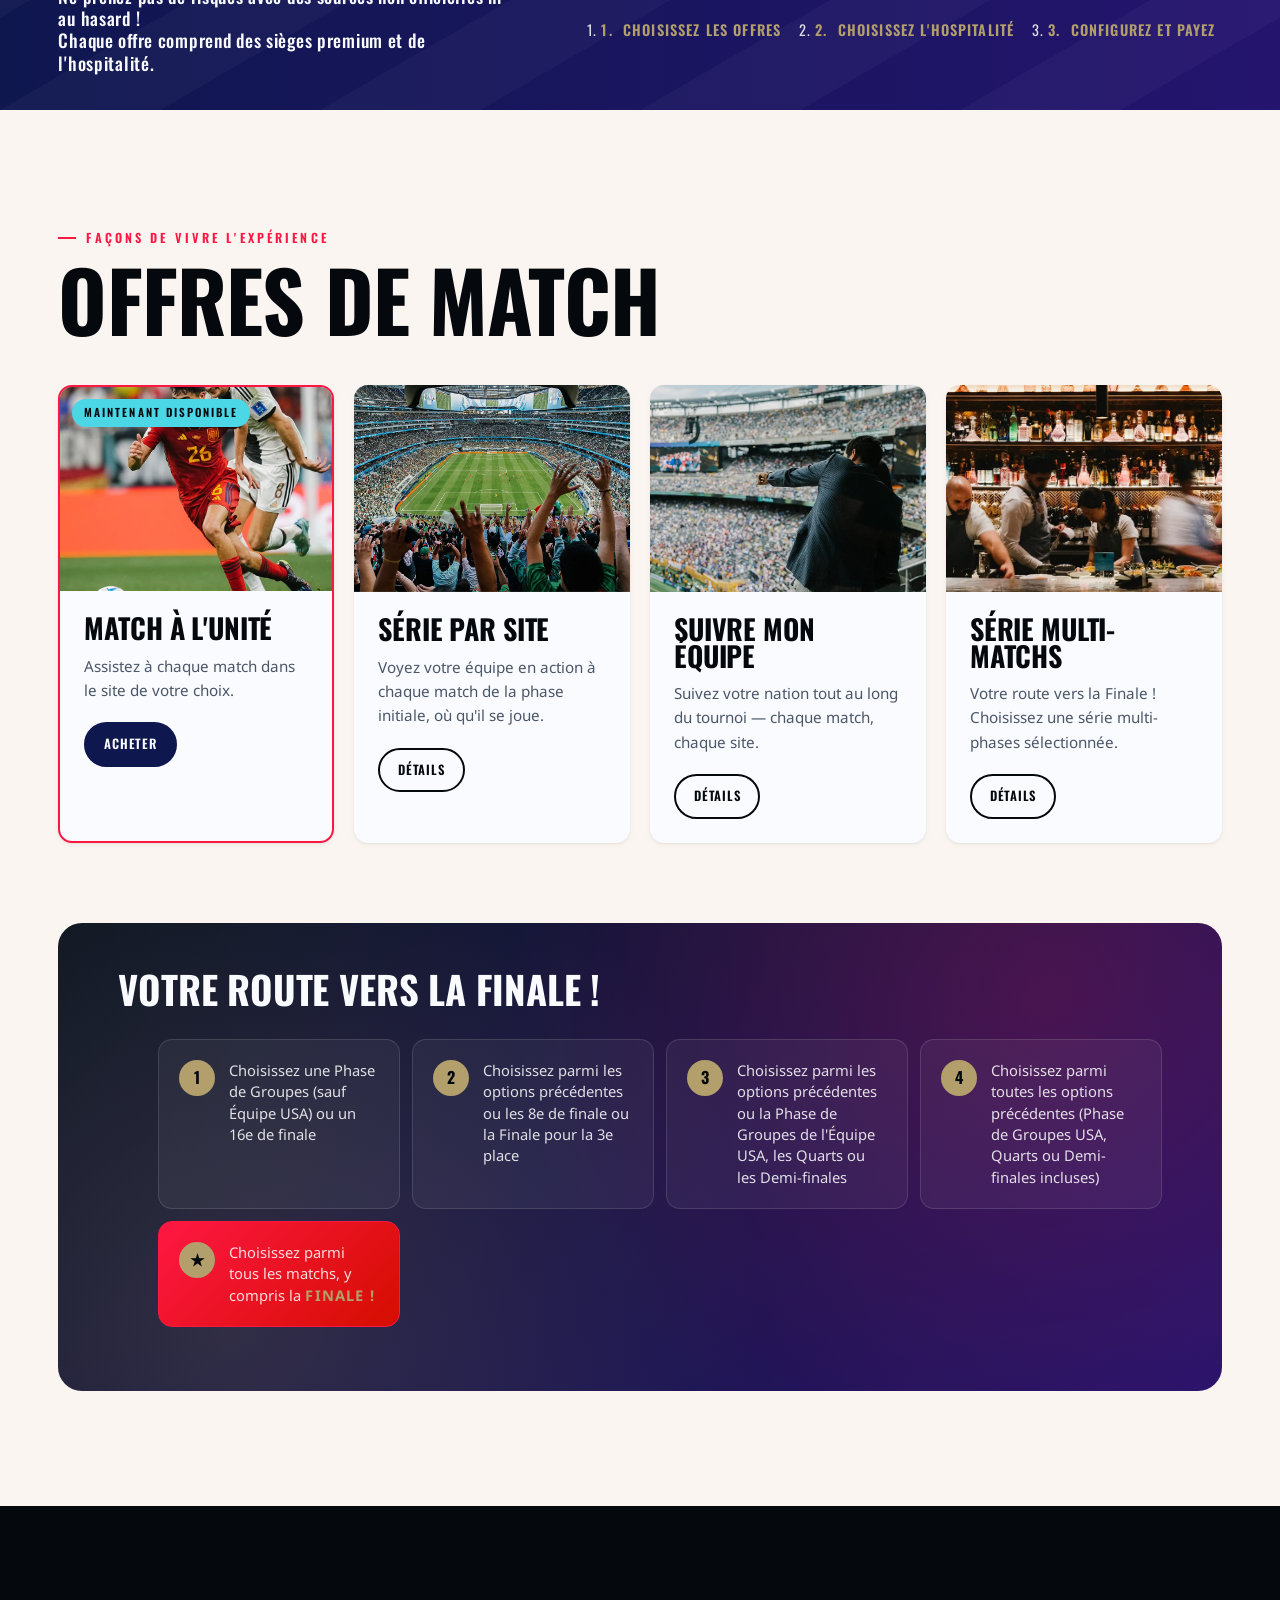
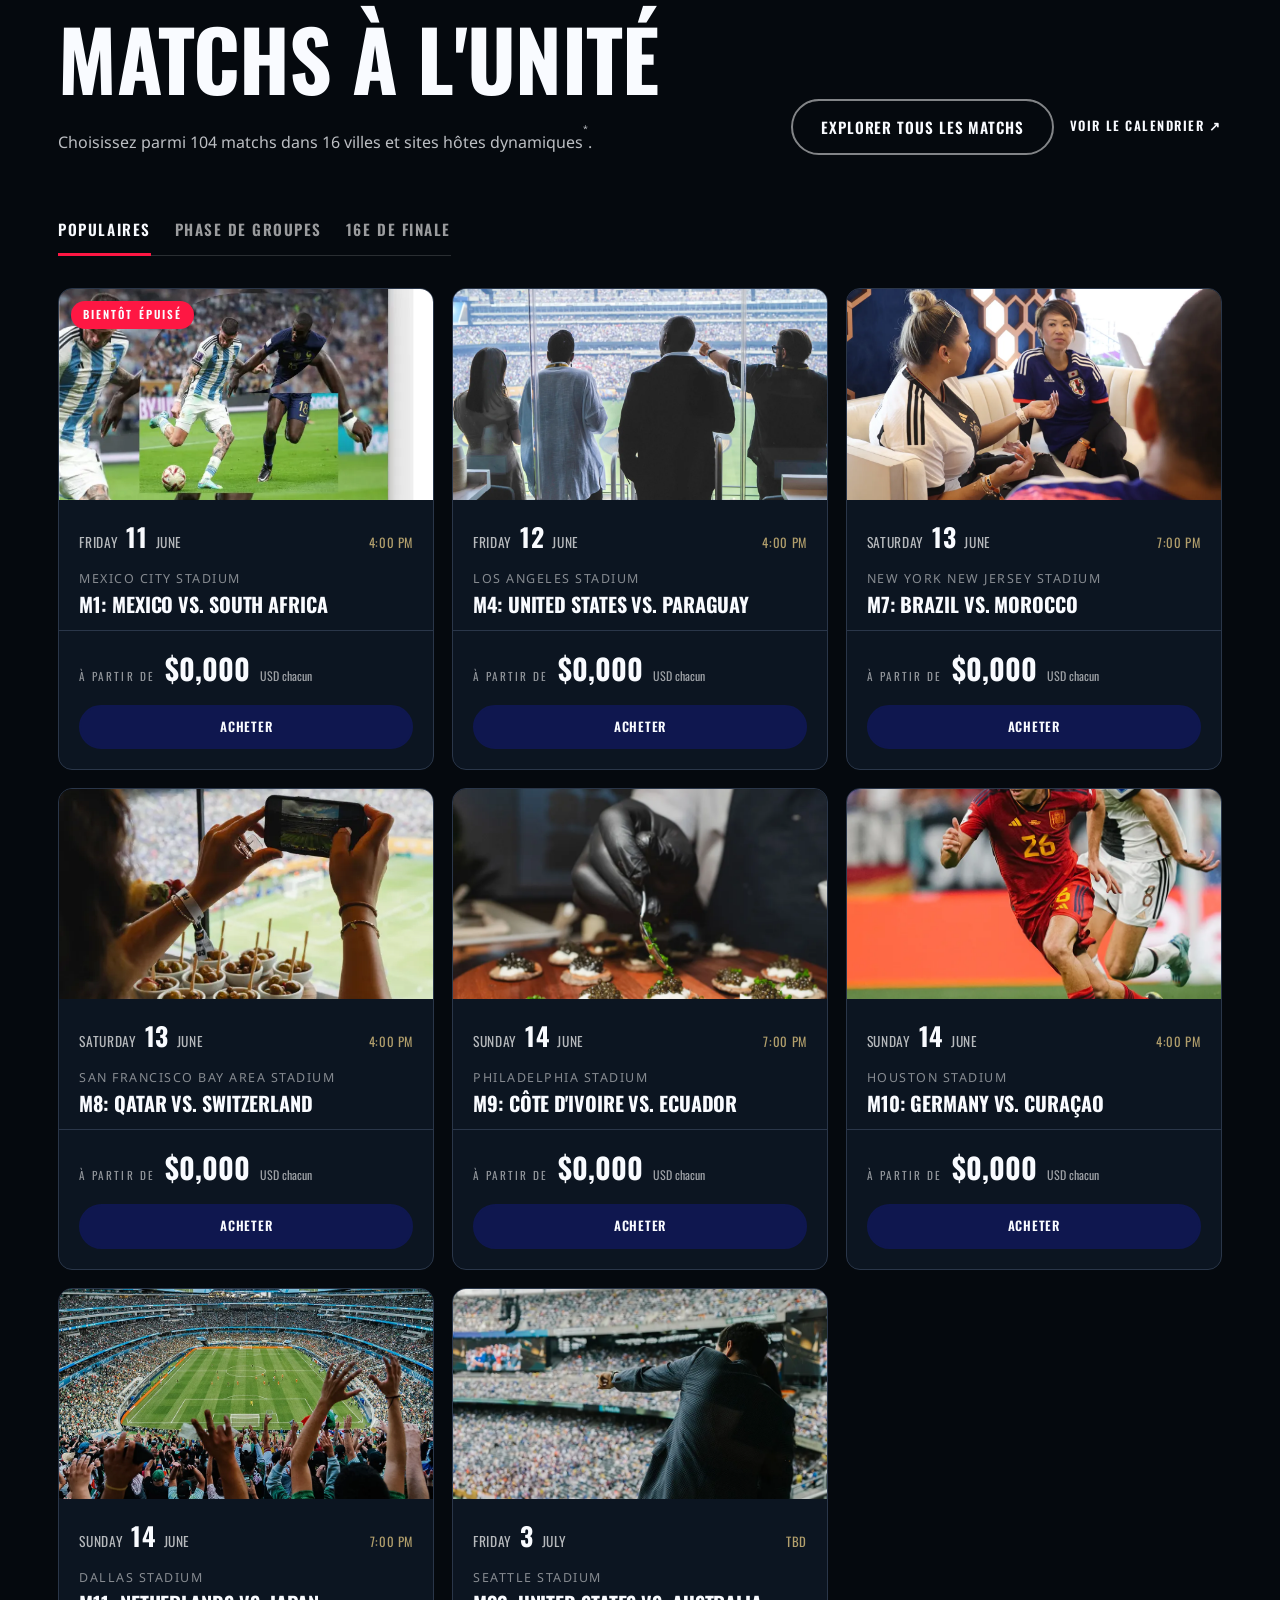
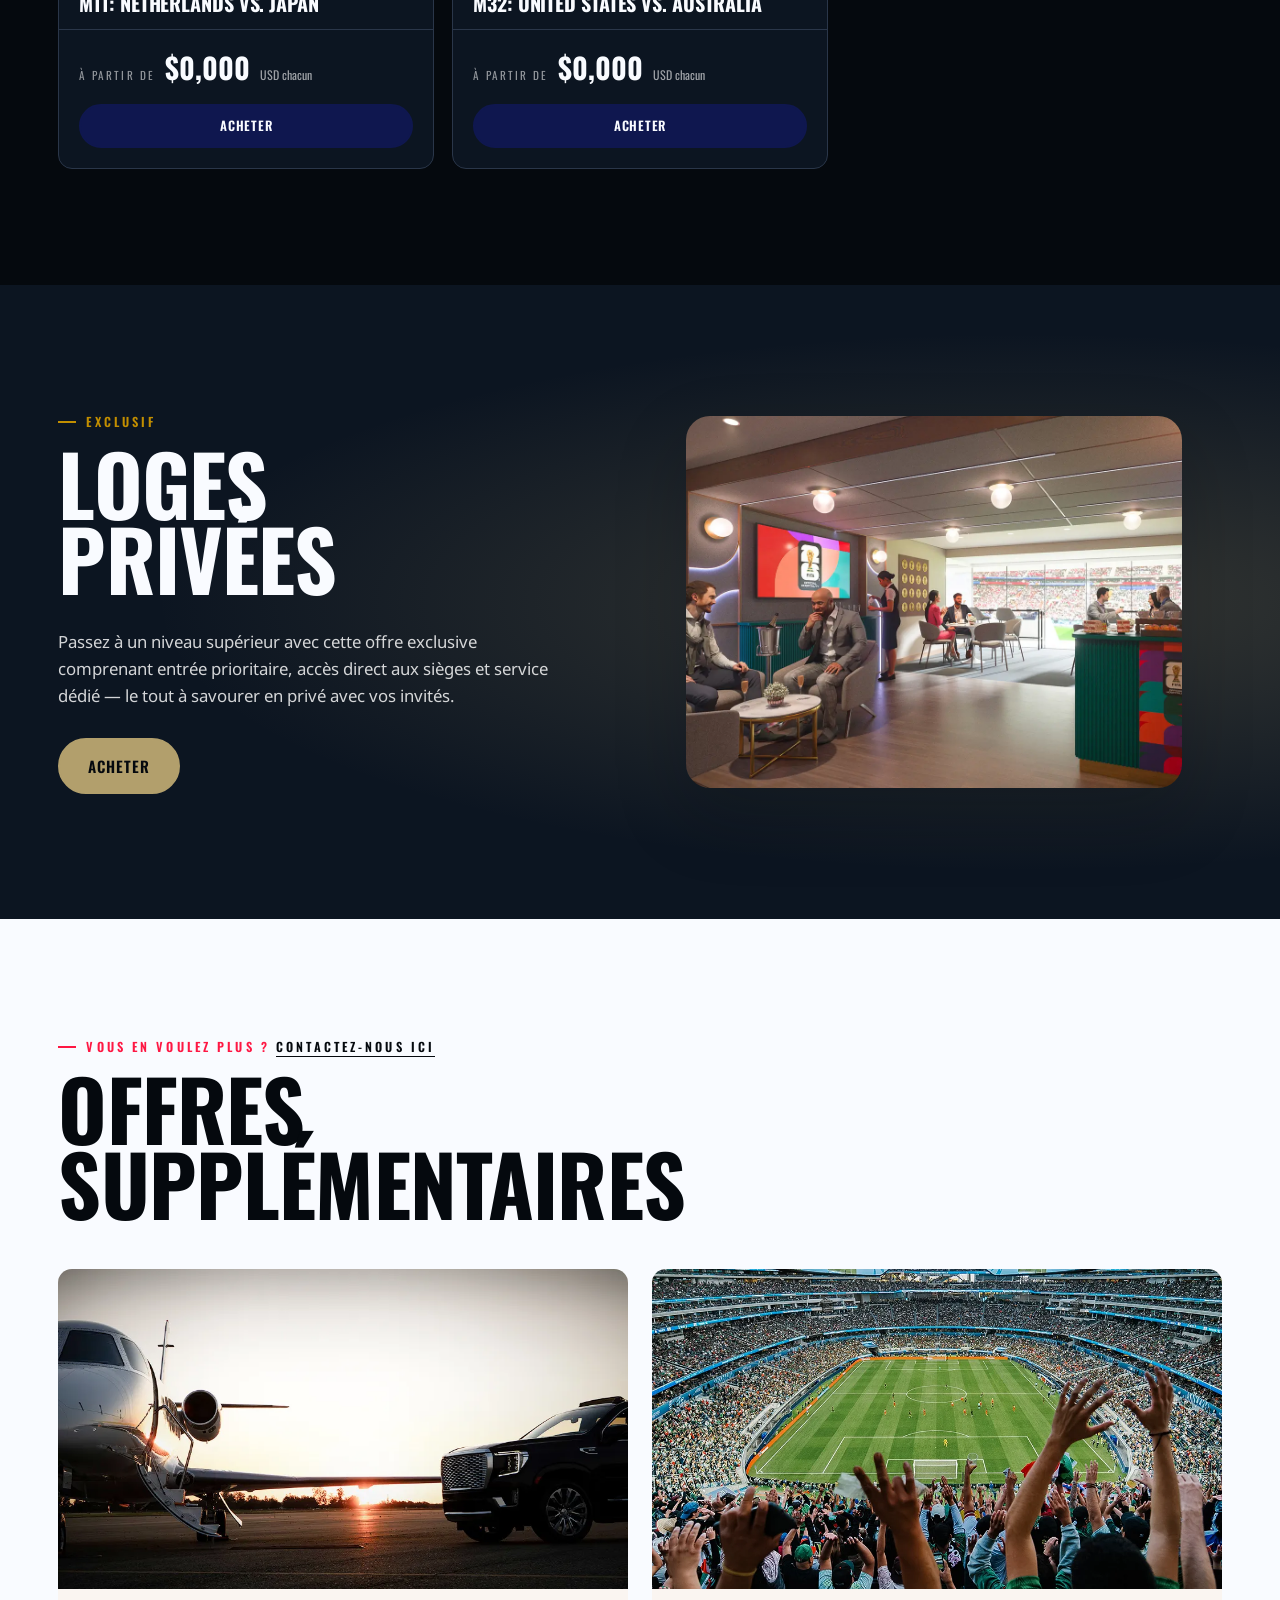
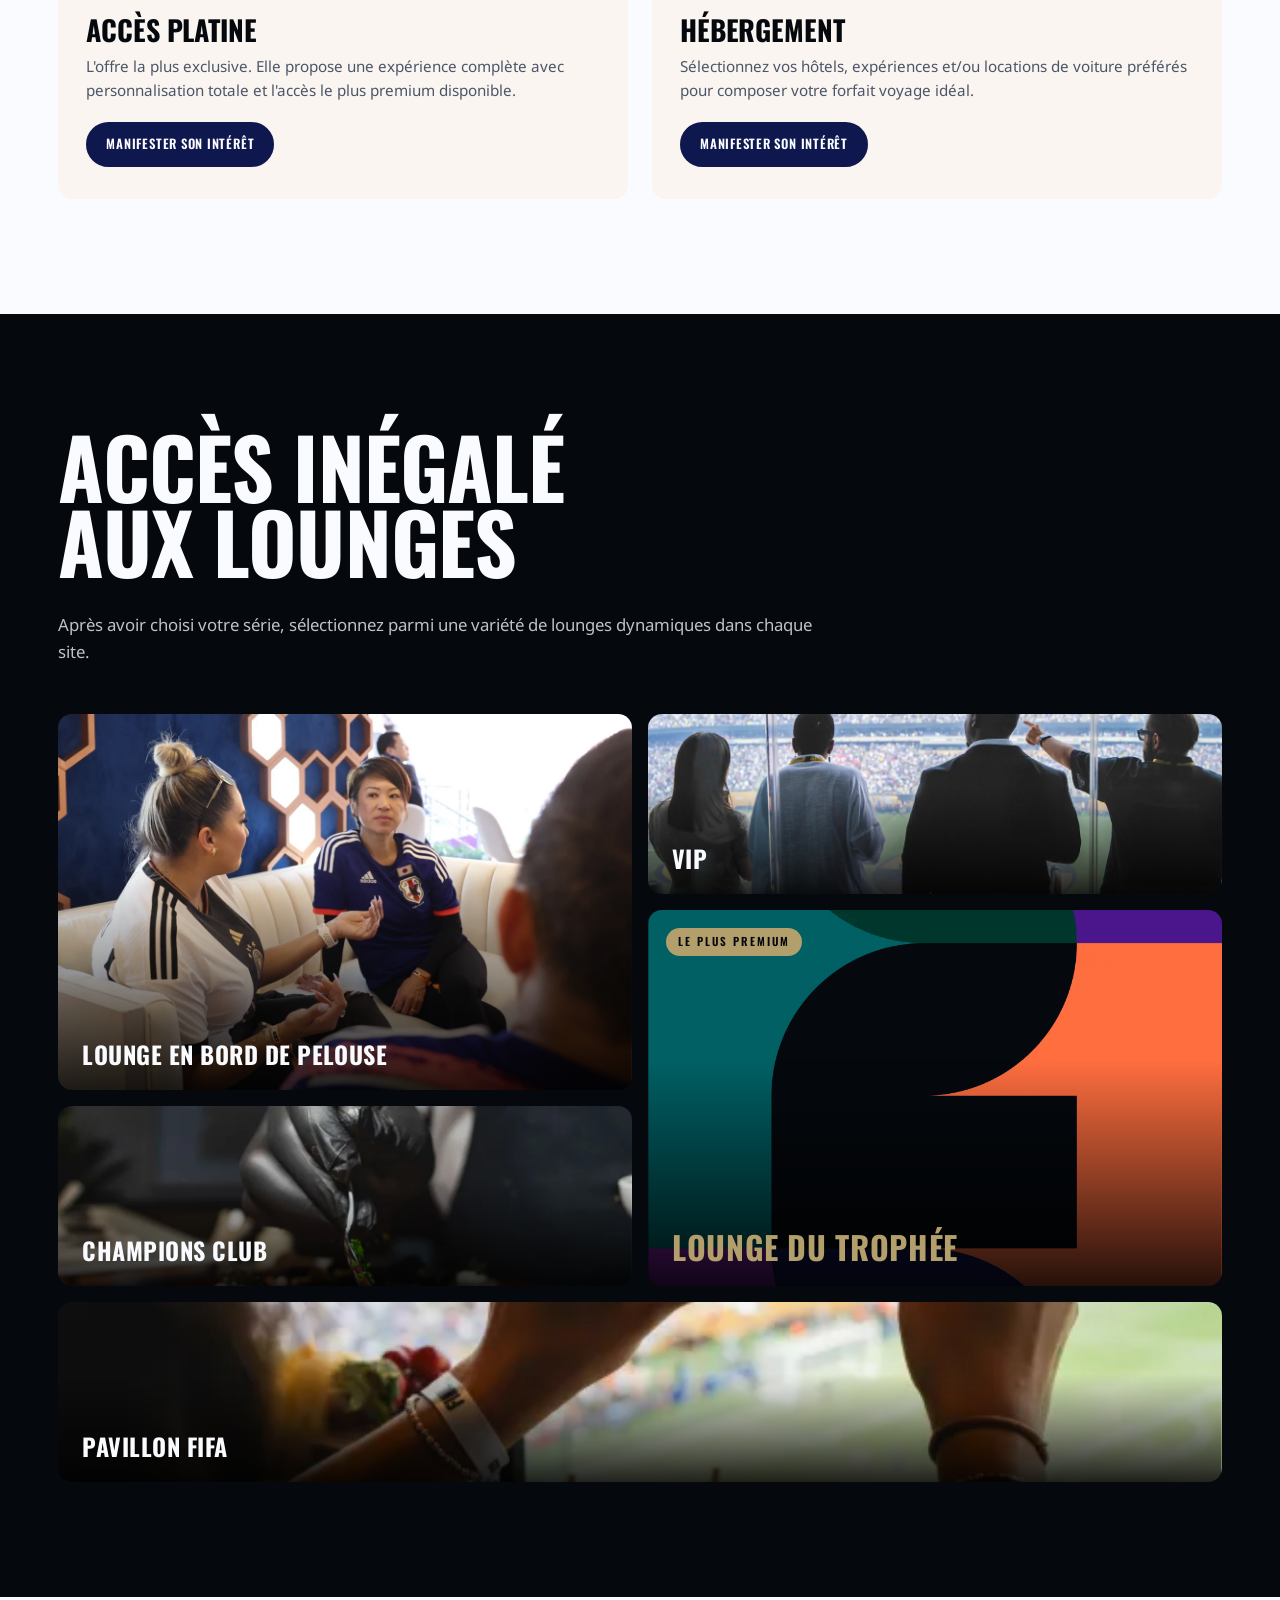
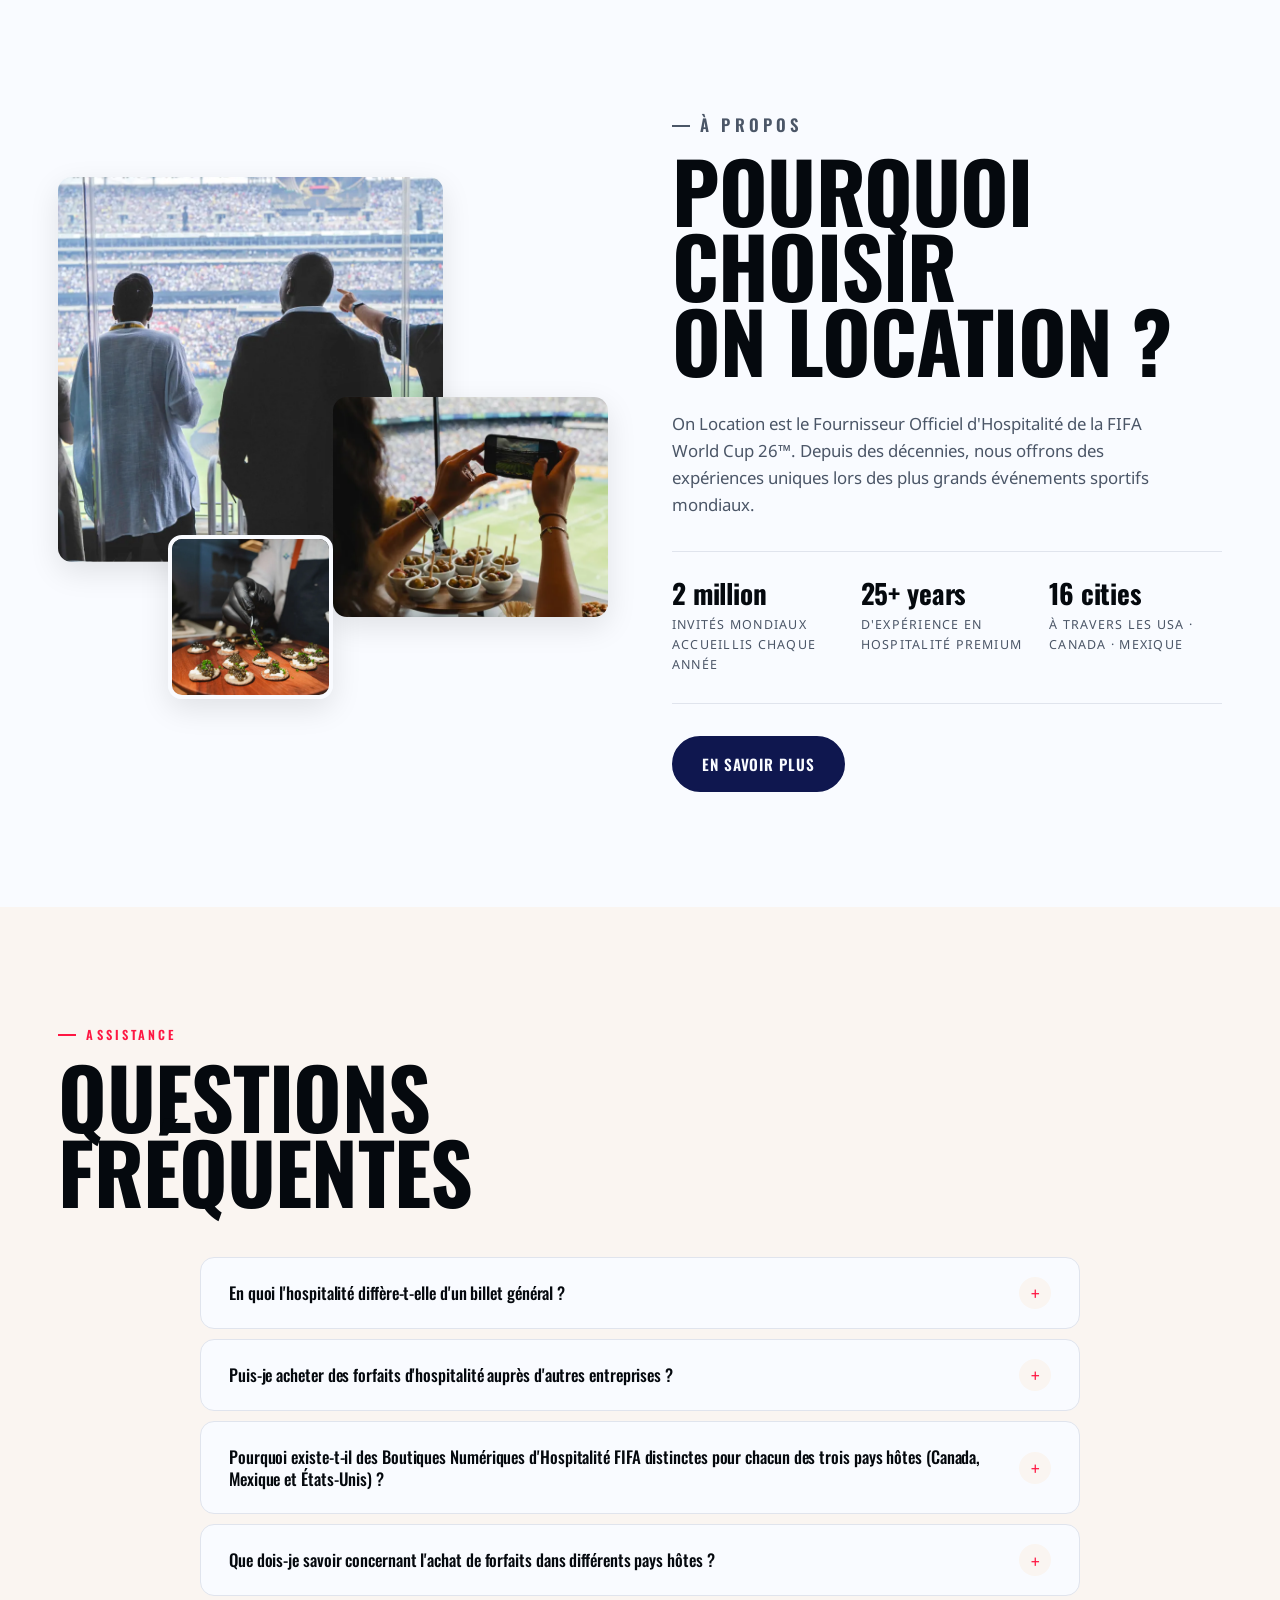
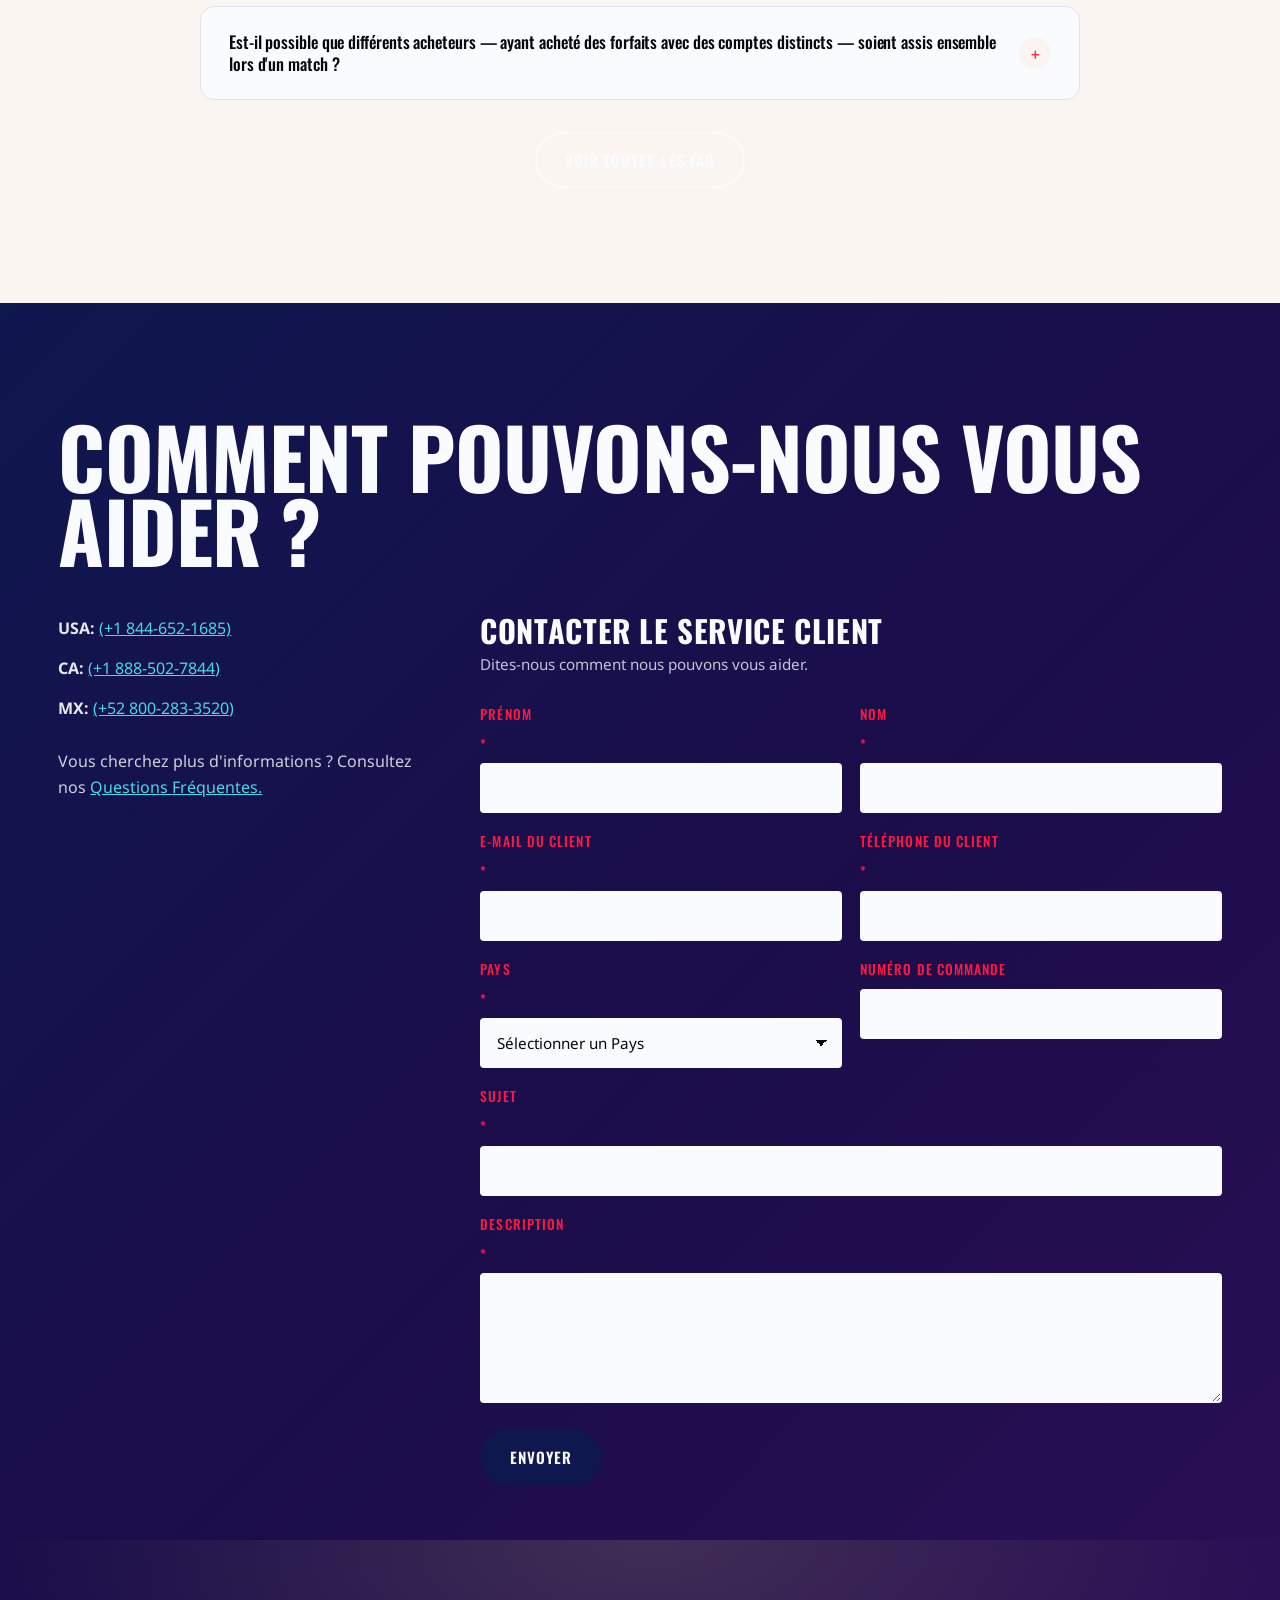
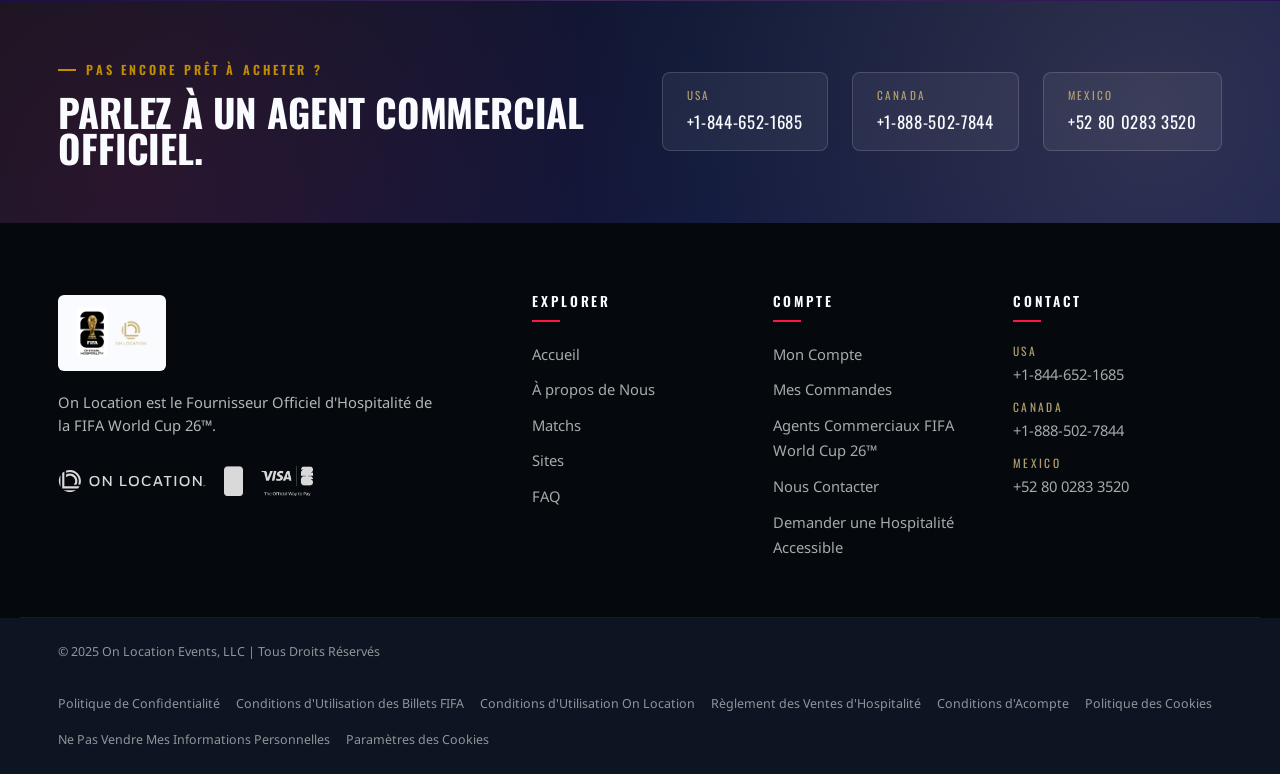
<file: us/fr/index.html>
<!DOCTYPE html>
<html lang="fr" data-locale="fr">
<head>
  <meta charset="UTF-8" />
  <meta name="viewport" content="width=device-width, initial-scale=1.0" />
  <title>FIFA World Cup 2026™ — Official Hospitality</title>
  <meta name="description" content="Experience the best of it all with Official Hospitality packages for the FIFA World Cup 2026™ featuring premium tickets, food & beverage, entertainment, and more." />
  <link rel="icon" href="../../assets/logo-fifa.webp" />
  <link rel="preconnect" href="https://fonts.googleapis.com">
  <link rel="preconnect" href="https://fonts.gstatic.com" crossorigin>
  <link href="https://fonts.googleapis.com/css2?family=Noto+Sans:wght@300;400;500;600;700&family=Oswald:wght@500;600;700&display=swap" rel="stylesheet">
  <link rel="stylesheet" href="../../styles.css" />
</head>
<body>

  <!-- ================= Country selector overlay ================= -->
  <div class="country-modal" id="countryModal" hidden>
    <div class="country-modal__card">
      <h2 data-i18n="country.title">Choose Country</h2>
      <p data-i18n="country.body">Please select the host country in which you're purchasing hospitality packages. The price will be in the respective country's currency.</p>
      <div class="country-modal__grid">
        <button class="country-tile" data-country="usa">
          <img src="../../assets/flag-usa.webp" alt="USA" />
          <span data-i18n="country.usa">United States</span>
        </button>
        <button class="country-tile" data-country="can">
          <img src="../../assets/flag-canada.webp" alt="Canada" />
          <span data-i18n="country.canada">Canada</span>
        </button>
        <button class="country-tile" data-country="mex">
          <img src="../../assets/flag-mexico.webp" alt="Mexico" />
          <span data-i18n="country.mexico">Mexico</span>
        </button>
      </div>
    </div>
  </div>

  <!-- ================= Navbar ================= -->
  <header class="nav" id="top">
    <div class="nav__inner">
      <a href="#top" class="nav__logo" aria-label="FIFA World Cup 2026 Official Hospitality Home">
        <img src="../../assets/logo-fifa-ol.webp" alt="FIFA World Cup 2026 Official Hospitality" class="nav__logo-img" />
      </a>

      <nav class="nav__menu" aria-label="Primary">
        <ul>
          <li class="has-dropdown">
            <button class="nav__link"><span data-i18n="nav.matchOfferings">Match Offerings</span> <svg width="10" height="6" viewBox="0 0 10 6" aria-hidden="true"><path d="M1 1l4 4 4-4" stroke="currentColor" fill="none" stroke-width="1.5"/></svg></button>
            <ul class="nav__sub">
              <li><a href="#match-offerings" data-i18n="nav.singleMatches">Single Matches</a></li>
              <li><a href="#match-offerings" data-i18n="nav.venueSeries">Venue Series</a></li>
              <li><a href="#match-offerings" data-i18n="nav.followMyTeam">Follow My Team</a></li>
              <li><a href="#private-suites" data-i18n="nav.privateSuites">Private Suites</a></li>
              <li><a href="#match-offerings" data-i18n="nav.multiMatchSeries">Multi-Match Series</a></li>
            </ul>
          </li>
          <li class="has-dropdown">
            <button class="nav__link"><span data-i18n="nav.more">More</span> <svg width="10" height="6" viewBox="0 0 10 6" aria-hidden="true"><path d="M1 1l4 4 4-4" stroke="currentColor" fill="none" stroke-width="1.5"/></svg></button>
            <ul class="nav__sub">
              <li><a href="#faq" data-i18n="nav.faq">FAQ</a></li>
              <li><a href="#why" data-i18n="nav.about">About</a></li>
              <li><a href="#browse" data-i18n="nav.venues">Venues</a></li>
              <li><a href="#browse" data-i18n="nav.schedule">Schedule</a></li>
            </ul>
          </li>
          <li><a class="nav__link" href="#faq" data-i18n="nav.faq">FAQ</a></li>
        </ul>
      </nav>

      <div class="nav__right">
        <div class="country-switcher">
          <button class="country-switcher__btn" id="countryBtn">
            <img id="countryFlag" src="../../assets/flag-usa.webp" alt="USA" />
            <span id="countryLabel">USA</span>
            <svg width="10" height="6" viewBox="0 0 10 6" aria-hidden="true"><path d="M1 1l4 4 4-4" stroke="currentColor" fill="none" stroke-width="1.5"/></svg>
          </button>
        </div>
        <div class="lang-switcher">
          <button class="lang-switcher__btn"><span data-i18n="nav.currentLang">Français</span> <svg width="10" height="6" viewBox="0 0 10 6" aria-hidden="true"><path d="M1 1l4 4 4-4" stroke="currentColor" fill="none" stroke-width="1.5"/></svg></button>
          <ul class="lang-switcher__list">
            <li><a href="../en/" data-i18n="nav.langEn">English</a></li>
            <li><a href="../fr/" aria-current="true" data-i18n="nav.langFr">Français</a></li>
            <li><a href="../es/" data-i18n="nav.langEs">Español</a></li>
          </ul>
        </div>
        <a href="#account" class="btn btn--link" data-i18n="nav.login">Log In / Sign Up</a>
        <button class="nav__toggle" aria-label="Open menu" aria-expanded="false">
          <span></span><span></span><span></span>
        </button>
      </div>
    </div>
  </header>

  <!-- ================= Hero ================= -->
  <section class="hero">
    <div class="hero__bg">
      <img src="../../assets/hero-stadium.webp" alt="" class="hero__img" />
      <div class="hero__grad"></div>
    </div>
    <div class="hero__inner">
      <div class="hero__copy">
        <p class="eyebrow"><span data-i18n="hero.eyebrow">Official Hospitality</span> · 11 June – 19 July 2026</p>
        <p class="hero__overline" data-i18n="hero.overline">Get closer Than Ever To</p>
        <h1 class="hero__title">FIFA World Cup 2026<sup>™</sup></h1>
        <p class="hero__lede" data-i18n="hero.lede">
          Experience the best of it all with official hospitality packages featuring
          premium tickets, food &amp; beverage, entertainment, and more.
          <strong>Now available: single matches and private suites!</strong>
        </p>
        <div class="hero__cta">
          <a href="#browse" class="btn btn--primary" data-i18n="hero.browseMatches">Browse Matches</a>
          <a href="#private-suites" class="btn btn--secondary" data-i18n="hero.browseSuites">Browse Suites</a>
        </div>
      </div>

      <div class="countdown" aria-live="polite">
        <div class="countdown__label" data-i18n="hero.kickoffIn">Kick-off in</div>
        <div class="countdown__grid">
          <div><strong id="cd-days">--</strong><span data-i18n="hero.days">Days</span></div>
          <div><strong id="cd-hours">--</strong><span data-i18n="hero.hours">Hours</span></div>
          <div><strong id="cd-mins">--</strong><span data-i18n="hero.minutes">Minutes</span></div>
          <div><strong id="cd-secs">--</strong><span data-i18n="hero.seconds">Seconds</span></div>
        </div>
      </div>
    </div>
  </section>

  <!-- ================= Browse by ================= -->
  <section class="section browse" id="browse">
    <div class="container">
      <div class="browse__head">
        <h2 class="h-display" data-i18n="browse.title">Browse</h2>
        <div class="tabs tabs--pill" role="tablist">
          <button class="tab tab--active" data-browse="city" role="tab" data-i18n="browse.hostCity">Host City</button>
          <button class="tab" data-browse="team" role="tab" data-i18n="browse.team">Team</button>
        </div>
      </div>

      <div class="browse__panel" data-panel="city">
        <div class="city-row">
          <h4>🇺🇸 USA</h4>
          <div class="city-list">
            <a href="../../venue.html?city=atlanta">Atlanta</a>
            <a href="../../venue.html?city=boston">Boston</a>
            <a href="../../venue.html?city=dallas">Dallas</a>
            <a href="../../venue.html?city=houston">Houston</a>
            <a href="../../venue.html?city=kansas-city">Kansas City</a>
            <a href="../../venue.html?city=los-angeles">Los Angeles</a>
            <a href="../../venue.html?city=miami">Miami</a>
            <a href="../../venue.html?city=new-york-new-jersey">New York New Jersey</a>
            <a href="../../venue.html?city=philadelphia">Philadelphia</a>
            <a href="../../venue.html?city=san-francisco-bay-area">San Francisco Bay Area</a>
            <a href="../../venue.html?city=seattle">Seattle</a>
          </div>
        </div>
        <div class="city-row">
          <h4>🇨🇦 Canada</h4>
          <div class="city-list">
            <a href="../../venue.html?city=toronto">Toronto</a>
            <a href="../../venue.html?city=vancouver">Vancouver</a>
          </div>
        </div>
        <div class="city-row">
          <h4>🇲🇽 Mexico</h4>
          <div class="city-list">
            <a href="../../venue.html?city=guadalajara">Guadalajara</a>
            <a href="../../venue.html?city=mexico-city">Mexico City</a>
            <a href="../../venue.html?city=monterrey">Monterrey</a>
          </div>
        </div>
      </div>

      <div class="browse__panel" data-panel="team" hidden>
        <div class="team-grid">
          <a class="team"><span>ARG</span>Argentina</a>
          <a class="team"><span>AUS</span>Australia</a>
          <a class="team"><span>AUT</span>Austria</a>
          <a class="team"><span>BEL</span>Belgium</a>
          <a class="team"><span>BRA</span>Brazil</a>
          <a class="team"><span>CAN</span>Canada</a>
          <a class="team"><span>COL</span>Colombia</a>
          <a class="team"><span>CRO</span>Croatia</a>
          <a class="team"><span>ECU</span>Ecuador</a>
          <a class="team"><span>EGY</span>Egypt</a>
          <a class="team"><span>ENG</span>England</a>
          <a class="team"><span>FRA</span>France</a>
          <a class="team"><span>GER</span>Germany</a>
          <a class="team"><span>GHA</span>Ghana</a>
          <a class="team"><span>IRN</span>Iran</a>
          <a class="team"><span>JPN</span>Japan</a>
          <a class="team"><span>JOR</span>Jordan</a>
          <a class="team"><span>KOR</span>Korea Republic</a>
          <a class="team"><span>MEX</span>Mexico</a>
          <a class="team"><span>MAR</span>Morocco</a>
          <a class="team"><span>NED</span>Netherlands</a>
          <a class="team"><span>NZL</span>New Zealand</a>
          <a class="team"><span>NOR</span>Norway</a>
          <a class="team"><span>POR</span>Portugal</a>
          <a class="team"><span>QAT</span>Qatar</a>
          <a class="team"><span>KSA</span>Saudi Arabia</a>
          <a class="team"><span>SCO</span>Scotland</a>
          <a class="team"><span>SEN</span>Senegal</a>
          <a class="team"><span>RSA</span>South Africa</a>
          <a class="team"><span>ESP</span>Spain</a>
          <a class="team"><span>SUI</span>Switzerland</a>
          <a class="team"><span>TUN</span>Tunisia</a>
          <a class="team"><span>TUR</span>Türkiye</a>
          <a class="team"><span>URU</span>Uruguay</a>
          <a class="team"><span>USA</span>United States</a>
          <a class="team"><span>UZB</span>Uzbekistan</a>
        </div>
      </div>
    </div>
  </section>

  <!-- ================= Warning strip ================= -->
  <section class="alert-strip">
    <div class="container">
      <p data-i18n="alert.title">Don't risk unofficial sources or leave tickets to chance!<br/>Every offering features premium seats and hospitality.</p>
      <ol class="steps">
        <li><span>1.</span> <span data-i18n="alert.step1">Choose Offerings</span></li>
        <li><span>2.</span> <span data-i18n="alert.step2">Choose Hospitality</span></li>
        <li><span>3.</span> <span data-i18n="alert.step3">Configure &amp; Check Out</span></li>
      </ol>
    </div>
  </section>

  <!-- ================= Match Offerings ================= -->
  <section class="section offerings" id="match-offerings">
    <div class="container">
      <div class="section__head">
        <p class="eyebrow eyebrow--light" data-i18n="offerings.eyebrow">Ways to Experience</p>
        <h2 class="h-display" data-i18n="offerings.title">Match Offerings</h2>
      </div>

      <div class="offerings__grid">
        <article class="offering offering--now">
          <div class="offering__img">
            <img src="../../assets/offering-a.webp" alt="Single match hospitality" />
            <span class="tag tag--teal" data-i18n="offerings.nowAvailable">Now Available</span>
          </div>
          <div class="offering__body">
            <h3 data-i18n="offerings.singleMatch.title">Single Match</h3>
            <p data-i18n="offerings.singleMatch.body">Watch every match at the venue of your choice.</p>
            <a class="btn btn--primary btn--sm" href="#matches" data-i18n="offerings.buyNow">Buy Now</a>
          </div>
        </article>

        <article class="offering">
          <div class="offering__img">
            <img src="../../assets/offering-b.webp" alt="Venue series hospitality" />
          </div>
          <div class="offering__body">
            <h3 data-i18n="offerings.venueSeries.title">Venue Series</h3>
            <p data-i18n="offerings.venueSeries.body">See your team in action at every early-stage match, regardless of location.</p>
            <a class="btn btn--ghost btn--sm" href="#" data-i18n="offerings.details">Details</a>
          </div>
        </article>

        <article class="offering">
          <div class="offering__img">
            <img src="../../assets/offering-c.webp" alt="Follow my team" />
          </div>
          <div class="offering__body">
            <h3 data-i18n="offerings.followMyTeam.title">Follow My Team</h3>
            <p data-i18n="offerings.followMyTeam.body">Follow your nation across the tournament — every match, every venue.</p>
            <a class="btn btn--ghost btn--sm" href="#" data-i18n="offerings.details">Details</a>
          </div>
        </article>

        <article class="offering">
          <div class="offering__img">
            <img src="../../assets/offering-d.webp" alt="Multi-match series" />
          </div>
          <div class="offering__body">
            <h3 data-i18n="offerings.multiMatch.title">Multi-Match Series</h3>
            <p data-i18n="offerings.multiMatch.body">Your path to the Final Match! Choose a curated multi-stage series.</p>
            <a class="btn btn--ghost btn--sm" href="#" data-i18n="offerings.details">Details</a>
          </div>
        </article>
      </div>

      <!-- Multi-match tiers -->
      <div class="tier-progress">
        <h3 class="tier-progress__title" data-i18n="tier.title">Your path to the Final Match!</h3>
        <ol class="tier-progress__list">
          <li><span class="tier-num">1</span><p data-i18n="tier.step1">Choose from any Group Stage (except Team USA) or Round of 32</p></li>
          <li><span class="tier-num">2</span><p data-i18n="tier.step2">Choose from all previous options or Round of 16 or Bronze Final</p></li>
          <li><span class="tier-num">3</span><p data-i18n="tier.step3">Choose from all previous options or Team USA Group Stage or Quarter-Finals or Semi-Finals</p></li>
          <li><span class="tier-num">4</span><p data-i18n="tier.step4">Choose from all previous options (incl. Team USA Group Stage or QFs or SFs)</p></li>
          <li class="tier--final"><span class="tier-num">★</span><p data-i18n="tier.final">Choose from all matches, including the <strong>FINAL!</strong></p></li>
        </ol>
      </div>
    </div>
  </section>

  <!-- ================= Single Matches ================= -->
  <section class="section matches" id="matches">
    <div class="container">
      <div class="section__head section__head--split">
        <div>
          <h2 class="h-display dark" data-i18n="matches.title">Single Matches</h2>
          <p data-i18n="matches.subtitle">Choose from 104 matches across 16 dynamic host cities and venues<sup>*</sup>.</p>
        </div>
        <div class="section__head-cta">
          <a class="btn btn--ghost-dark" href="#" data-i18n="matches.exploreAll">Explore All Matches</a>
          <a class="btn btn--link-dark" href="#" data-i18n="matches.viewSchedule">View Schedule ↗</a>
        </div>
      </div>

      <div class="tabs tabs--underline" role="tablist">
        <button class="tab tab--active" data-match-filter="popular" data-i18n="matches.popular">Popular</button>
        <button class="tab" data-match-filter="group" data-i18n="matches.group">Group Stage</button>
        <button class="tab" data-match-filter="r32" data-i18n="matches.r32">Round of 32</button>
      </div>

      <div class="match-grid">

        <article class="match-card" data-cat="popular">
          <div class="match-card__img" style="background-image:url('../../assets/matches-map.webp')"><span class="tag tag--red" data-i18n="matches.goingFast">Going Fast</span></div>
          <div class="match-card__date">
            <span>Friday <strong>11</strong> June</span>
            <em>4:00 pm</em>
          </div>
          <div class="match-card__info">
            <p class="match-card__venue">Mexico City Stadium</p>
            <h4>M1: Mexico vs. South Africa</h4>
          </div>
          <div class="match-card__price">
            <span class="from" data-i18n="matches.from">From</span>
            <strong>$0,000</strong>
            <em data-i18n="matches.usdEach">USD each</em>
          </div>
          <a class="btn btn--primary btn--sm btn--full" href="#" data-i18n="matches.buyNow">Buy Now</a>
        </article>

        <article class="match-card" data-cat="popular">
          <div class="match-card__img" style="background-image:url('../../assets/lounge-a.webp')"></div>
          <div class="match-card__date"><span>Friday <strong>12</strong> June</span><em>4:00 pm</em></div>
          <div class="match-card__info">
            <p class="match-card__venue">Los Angeles Stadium</p>
            <h4>M4: United States vs. Paraguay</h4>
          </div>
          <div class="match-card__price"><span class="from" data-i18n="matches.from">From</span><strong>$0,000</strong><em data-i18n="matches.usdEach">USD each</em></div>
          <a class="btn btn--primary btn--sm btn--full" href="#" data-i18n="matches.buyNow">Buy Now</a>
        </article>

        <article class="match-card" data-cat="popular">
          <div class="match-card__img" style="background-image:url('../../assets/lounge-b.webp')"></div>
          <div class="match-card__date"><span>Saturday <strong>13</strong> June</span><em>7:00 pm</em></div>
          <div class="match-card__info">
            <p class="match-card__venue">New York New Jersey Stadium</p>
            <h4>M7: Brazil vs. Morocco</h4>
          </div>
          <div class="match-card__price"><span class="from" data-i18n="matches.from">From</span><strong>$0,000</strong><em data-i18n="matches.usdEach">USD each</em></div>
          <a class="btn btn--primary btn--sm btn--full" href="#" data-i18n="matches.buyNow">Buy Now</a>
        </article>

        <article class="match-card" data-cat="group">
          <div class="match-card__img" style="background-image:url('../../assets/lounge-c.webp')"></div>
          <div class="match-card__date"><span>Saturday <strong>13</strong> June</span><em>4:00 pm</em></div>
          <div class="match-card__info">
            <p class="match-card__venue">San Francisco Bay Area Stadium</p>
            <h4>M8: Qatar vs. Switzerland</h4>
          </div>
          <div class="match-card__price"><span class="from" data-i18n="matches.from">From</span><strong>$0,000</strong><em data-i18n="matches.usdEach">USD each</em></div>
          <a class="btn btn--primary btn--sm btn--full" href="#" data-i18n="matches.buyNow">Buy Now</a>
        </article>

        <article class="match-card" data-cat="group">
          <div class="match-card__img" style="background-image:url('../../assets/lounge-d.webp')"></div>
          <div class="match-card__date"><span>Sunday <strong>14</strong> June</span><em>7:00 pm</em></div>
          <div class="match-card__info">
            <p class="match-card__venue">Philadelphia Stadium</p>
            <h4>M9: Côte d'Ivoire vs. Ecuador</h4>
          </div>
          <div class="match-card__price"><span class="from" data-i18n="matches.from">From</span><strong>$0,000</strong><em data-i18n="matches.usdEach">USD each</em></div>
          <a class="btn btn--primary btn--sm btn--full" href="#" data-i18n="matches.buyNow">Buy Now</a>
        </article>

        <article class="match-card" data-cat="group">
          <div class="match-card__img" style="background-image:url('../../assets/offering-a.webp')"></div>
          <div class="match-card__date"><span>Sunday <strong>14</strong> June</span><em>4:00 pm</em></div>
          <div class="match-card__info">
            <p class="match-card__venue">Houston Stadium</p>
            <h4>M10: Germany vs. Curaçao</h4>
          </div>
          <div class="match-card__price"><span class="from" data-i18n="matches.from">From</span><strong>$0,000</strong><em data-i18n="matches.usdEach">USD each</em></div>
          <a class="btn btn--primary btn--sm btn--full" href="#" data-i18n="matches.buyNow">Buy Now</a>
        </article>

        <article class="match-card" data-cat="group">
          <div class="match-card__img" style="background-image:url('../../assets/offering-b.webp')"></div>
          <div class="match-card__date"><span>Sunday <strong>14</strong> June</span><em>7:00 pm</em></div>
          <div class="match-card__info">
            <p class="match-card__venue">Dallas Stadium</p>
            <h4>M11: Netherlands vs. Japan</h4>
          </div>
          <div class="match-card__price"><span class="from" data-i18n="matches.from">From</span><strong>$0,000</strong><em data-i18n="matches.usdEach">USD each</em></div>
          <a class="btn btn--primary btn--sm btn--full" href="#" data-i18n="matches.buyNow">Buy Now</a>
        </article>

        <article class="match-card" data-cat="r32">
          <div class="match-card__img" style="background-image:url('../../assets/offering-c.webp')"></div>
          <div class="match-card__date"><span>Friday <strong>3</strong> July</span><em>TBD</em></div>
          <div class="match-card__info">
            <p class="match-card__venue">Seattle Stadium</p>
            <h4>M32: United States vs. Australia</h4>
          </div>
          <div class="match-card__price"><span class="from" data-i18n="matches.from">From</span><strong>$0,000</strong><em data-i18n="matches.usdEach">USD each</em></div>
          <a class="btn btn--primary btn--sm btn--full" href="#" data-i18n="matches.buyNow">Buy Now</a>
        </article>

      </div>
    </div>
  </section>

  <!-- ================= Private Suites ================= -->
  <section class="section suites" id="private-suites">
    <div class="container suites__inner">
      <div class="suites__copy">
        <p class="eyebrow eyebrow--gold" data-i18n="suites.eyebrow">Exclusive</p>
        <h2 class="h-display light" data-i18n="suites.title">Private <br/>Suites</h2>
        <p class="suites__lede" data-i18n="suites.body">Level up with this exclusive offering that includes preferred entry, direct seating access, and dedicated service — all to be enjoyed privately among you and your guests.</p>
        <a class="btn btn--secondary" href="#" data-i18n="suites.buyNow">Buy Now</a>
      </div>
      <figure class="suites__img">
        <img src="../../assets/suites.webp" alt="FIFA Private Suite interior" />
      </figure>
    </div>
  </section>

  <!-- ================= Additional Offerings ================= -->
  <section class="section additional">
    <div class="container">
      <div class="section__head">
        <p class="eyebrow"><span data-i18n="additional.eyebrow">Want more?</span> <a href="#footer-contact" data-i18n="additional.contactUs">contact us here</a></p>
        <h2 class="h-display" data-i18n="additional.title">Additional Offerings</h2>
      </div>

      <div class="additional__grid">
        <article class="addl">
          <figure><img src="../../assets/platinum.webp" alt="Platinum access lounge"/></figure>
          <div class="addl__body">
            <h3 data-i18n="additional.platinum.title">Platinum access</h3>
            <p data-i18n="additional.platinum.body">The most exclusive offering. It delivers an all-encompassing experience with full-service customization and the most premium access available.</p>
            <a class="btn btn--primary btn--sm" href="#" data-i18n="additional.registerInterest">Register Interest</a>
          </div>
        </article>

        <article class="addl">
          <figure><img src="../../assets/offering-b.webp" alt="Accommodations"/></figure>
          <div class="addl__body">
            <h3 data-i18n="additional.accommodations.title">Accommodations</h3>
            <p data-i18n="additional.accommodations.body">Select your preferred hotels, experiences, and/or car rentals to create your ideal trip package.</p>
            <a class="btn btn--primary btn--sm" href="#" data-i18n="additional.registerInterest">Register Interest</a>
          </div>
        </article>
      </div>
    </div>
  </section>

  <!-- ================= Lounges ================= -->
  <section class="section lounges">
    <div class="container">
      <div class="section__head">
        <h2 class="h-display light" data-i18n="lounges.title">Unrivaled <br/>Lounge access</h2>
        <p class="section__sub light" data-i18n="lounges.subtitle">After selecting your series, choose from a selection of dynamic lounge offerings at every venue.</p>
      </div>

      <div class="lounges__grid">
        <article class="lounge" style="background-image: linear-gradient(180deg, transparent 40%, rgba(0,0,0,.85)), url('../../assets/lounge-b.webp')">
          <h4 data-i18n="lounges.pitchside">Pitchside Lounge</h4>
        </article>
        <article class="lounge" style="background-image: linear-gradient(180deg, transparent 40%, rgba(0,0,0,.85)), url('../../assets/lounge-a.webp')">
          <h4 data-i18n="lounges.vip">VIP</h4>
        </article>
        <article class="lounge lounge--feature" style="background-image: linear-gradient(180deg, transparent 40%, rgba(0,0,0,.85)), url('../../assets/trophy.webp')">
          <span class="tag tag--gold" data-i18n="lounges.mostPremium">Most Premium</span>
          <h4 data-i18n="lounges.trophy">Trophy Lounge</h4>
        </article>
        <article class="lounge" style="background-image: linear-gradient(180deg, transparent 40%, rgba(0,0,0,.85)), url('../../assets/lounge-d.webp')">
          <h4 data-i18n="lounges.champions">Champions Club</h4>
        </article>
        <article class="lounge" style="background-image: linear-gradient(180deg, transparent 40%, rgba(0,0,0,.85)), url('../../assets/lounge-c.webp')">
          <h4 data-i18n="lounges.pavilion">FIFA Pavilion</h4>
        </article>
      </div>
    </div>
  </section>

  <!-- ================= Why On Location ================= -->
  <section class="section why" id="why">
    <div class="container why__inner">
      <div class="why__media">
        <img src="../../assets/lounge-a.webp" alt="" class="why__big"/>
        <img src="../../assets/lounge-c.webp" alt="" class="why__sm-1"/>
        <img src="../../assets/lounge-d.webp" alt="" class="why__sm-2"/>
      </div>
      <div class="why__copy">
        <p class="eyebrow" data-i18n="why.eyebrow">About</p>
        <h2 class="h-display" data-i18n="why.title">Why Choose <br/>on Location?</h2>
        <p data-i18n="why.body">On Location is the Official Hospitality Provider of the FIFA World Cup 26™. For decades we've delivered once-in-a-lifetime experiences at the world's biggest sporting events.</p>
        <div class="why__stats">
          <div><strong>2 million</strong><span data-i18n="why.statGuests">Global Guests Hosted Annually</span></div>
          <div><strong>25+ years</strong><span data-i18n="why.statYears">Premium Hospitality Experience</span></div>
          <div><strong>16 cities</strong><span data-i18n="why.statCities">Across USA · Canada · Mexico</span></div>
        </div>
        <a href="#faq" class="btn btn--primary" data-i18n="why.learnMore">Learn More</a>
      </div>
    </div>
  </section>

  <!-- ================= FAQ ================= -->
  <section class="section faq" id="faq">
    <div class="container">
      <div class="section__head">
        <p class="eyebrow" data-i18n="faq.eyebrow">Support</p>
        <h2 class="h-display" data-i18n="faq.title">Frequently asked questions</h2>
      </div>
      <div class="faq__list">
        <details>
          <summary data-i18n="faq.q1">How is hospitality different from a general ticket?</summary>
          <p data-i18n="faq.a1">An Official Hospitality package pairs a premium match ticket with an exclusive pre-match, halftime and post-match experience — including dining, beverages, and access to lounges, entertainment and FIFA Legend appearances. A general ticket only gets you into the stadium seat.</p>
        </details>
        <details>
          <summary data-i18n="faq.q2">Can I buy hospitality packages from other companies?</summary>
          <p data-i18n="faq.a2">On Location is the only official hospitality provider appointed by FIFA. Visit <a href="#">FIFA.com/hospitality</a> to confirm official sellers. We strongly advise against purchasing packages from unauthorized platforms or sellers — booking <a href="#">here</a> guarantees your experience.</p>
        </details>
        <details>
          <summary data-i18n="faq.q3">Why are there separate FIFA Hospitality Digital Checkout Stores for each of the three host nations (Canada, Mexico, and the U.S.)?</summary>
          <p data-i18n="faq.a3">Purchases need to be made in each host nation's currency (in their related digital checkout store). Use the country switcher at the top of the page to select the appropriate store before booking.</p>
        </details>
        <details>
          <summary data-i18n="faq.q4">What do I need to know re: purchasing packages in different host nations?</summary>
          <p data-i18n="faq.a4">Purchases need to be made in each host nation's currency (in their related digital checkout store). Applicable taxes, payment methods, and delivery options vary by country. Our sales agents can help guide you through the process.</p>
        </details>
        <details>
          <summary data-i18n="faq.q5">Is it possible for different purchasers – those who have purchased packages using separate accounts – to sit together at a match?</summary>
          <p data-i18n="faq.a5">Yes — separately purchased packages can typically be linked for seating purposes. Please contact your sales agent at least 30 days prior to the match to coordinate, subject to availability.</p>
        </details>
      </div>
      <div class="faq__more"><a class="btn btn--ghost-dark" href="#" data-i18n="faq.seeAll">See All FAQs</a></div>
    </div>
  </section>

  <!-- ================= Contact / Hospitality Support ================= -->
  <section class="section support" id="contact">
    <div class="container">
      <h2 class="h-display light" data-i18n="support.title">What can we help you with?</h2>
      <div class="support__grid">
        <aside class="support__aside">
          <p><strong>USA:</strong> <a href="tel:+18446521685">(+1 844-652-1685)</a></p>
          <p><strong>CA:</strong> <a href="tel:+18885027844">(+1 888-502-7844)</a></p>
          <p><strong>MX:</strong> <a href="tel:+528002833520">(+52 800-283-3520)</a></p>
          <p class="support__faq-note"><span data-i18n="support.faqNote">Looking for more information? Check out our</span> <a href="#faq" data-i18n="support.faqLink">Frequently Asked Questions.</a></p>
        </aside>

        <div class="support__card">
          <h3 class="support__title" data-i18n="support.contactTitle">Contact Customer Support</h3>
          <p class="support__sub" data-i18n="support.subtitle">Tell us how we can help.</p>
          <form class="support__form" onsubmit="event.preventDefault(); this.reset(); alert('Thanks — we will be in touch shortly.');">
            <div class="support__row">
              <label><span data-i18n="support.firstName">First Name</span> <span>*</span><input type="text" name="first" required></label>
              <label><span data-i18n="support.lastName">Last Name</span> <span>*</span><input type="text" name="last" required></label>
            </div>
            <div class="support__row">
              <label><span data-i18n="support.email">Customer Email</span> <span>*</span><input type="email" name="email" required></label>
              <label><span data-i18n="support.phone">Customer Phone</span> <span>*</span><input type="tel" name="phone" required></label>
            </div>
            <div class="support__row">
              <label><span data-i18n="support.country">Country</span> <span>*</span>
                <select name="country" required>
                  <option value="" data-i18n="support.selectCountry">Select Country</option>
                  <option data-i18n="country.usa">United States</option>
                  <option data-i18n="country.canada">Canada</option>
                  <option data-i18n="country.mexico">Mexico</option>
                </select>
              </label>
              <label><span data-i18n="support.orderNumber">Order Number</span><input type="text" name="order"></label>
            </div>
            <label class="support__full"><span data-i18n="support.subject">Subject</span> <span>*</span><input type="text" name="subject" required></label>
            <label class="support__full"><span data-i18n="support.description">Description</span> <span>*</span><textarea name="description" rows="5" required></textarea></label>
            <button type="submit" class="btn btn--primary" data-i18n="support.submit">Submit</button>
          </form>
        </div>
      </div>
    </div>
  </section>

  <!-- ================= CTA Strip ================= -->
  <section class="cta-strip" id="account">
    <div class="container cta-strip__inner">
      <div>
        <p class="eyebrow eyebrow--gold" data-i18n="cta.eyebrow">Not ready to make a purchase?</p>
        <h3 data-i18n="cta.title">Talk to an Official Sales Agent.</h3>
      </div>
      <div class="cta-strip__phones">
        <a href="tel:+18446521685"><span>USA</span>+1-844-652-1685</a>
        <a href="tel:+18885027844"><span>Canada</span>+1-888-502-7844</a>
        <a href="tel:+52800283350"><span>Mexico</span>+52 80 0283 3520</a>
      </div>
    </div>
  </section>

  <!-- ================= Footer ================= -->
  <footer class="footer" id="footer-contact">
    <div class="container footer__inner">
      <div class="footer__brand">
        <img src="../../assets/logo-fifa-ol.webp" alt="FIFA World Cup 26 Official Hospitality" class="footer__logo" />
        <p data-i18n="footer.about">On Location is the Official Hospitality Provider of the FIFA World Cup 26™.</p>
        <div class="footer__partners">
          <img src="../../assets/logo-onlocation.svg" alt="On Location" />
          <img src="../../assets/logo-fifa.webp" alt="FIFA" />
          <img src="../../assets/logo-visa.webp" alt="VISA" />
        </div>
      </div>

      <div class="footer__cols">
        <div>
          <h5 data-i18n="footer.explore">Explore</h5>
          <ul>
            <li><a href="#top" data-i18n="footer.home">Home</a></li>
            <li><a href="#why" data-i18n="footer.aboutUs">About Us</a></li>
            <li><a href="#matches" data-i18n="footer.matches">Matches</a></li>
            <li><a href="#browse" data-i18n="footer.venues">Venues</a></li>
            <li><a href="#faq" data-i18n="footer.faq">FAQ</a></li>
          </ul>
        </div>
        <div>
          <h5 data-i18n="footer.account">Account</h5>
          <ul>
            <li><a href="#" data-i18n="footer.myAccount">My Account</a></li>
            <li><a href="#" data-i18n="footer.myOrders">My Orders</a></li>
            <li><a href="#" data-i18n="footer.salesAgents">FIFA World Cup 26™ Sales Agents</a></li>
            <li><a href="#contact" data-i18n="footer.contactUs">Contact Us</a></li>
            <li><a href="#" data-i18n="footer.requestAccessible">Request Accessible Hospitality</a></li>
          </ul>
        </div>
        <div>
          <h5 data-i18n="footer.contact">Contact</h5>
          <ul class="footer__phones">
            <li><em>USA</em><a href="tel:+18446521685">+1-844-652-1685</a></li>
            <li><em>Canada</em><a href="tel:+18885027844">+1-888-502-7844</a></li>
            <li><em>Mexico</em><a href="tel:+52800283350">+52 80 0283 3520</a></li>
          </ul>
        </div>
      </div>
    </div>

    <div class="footer__legal">
      <div class="container footer__legal-inner">
        <p data-i18n="footer.copyright">© 2025 On Location Events, LLC | All Rights Reserved</p>
        <ul>
          <li><a href="#" data-i18n="footer.privacyPolicy">Privacy Policy</a></li>
          <li><a href="#" data-i18n="footer.ticketTerms">FIFA Ticket Terms of Use</a></li>
          <li><a href="#" data-i18n="footer.olTerms">On Location Terms of Use</a></li>
          <li><a href="#" data-i18n="footer.salesRegs">Hospitality Sales Regulations</a></li>
          <li><a href="#" data-i18n="footer.depositTerms">Deposit Terms</a></li>
          <li><a href="#" data-i18n="footer.cookiePolicy">Cookie Policy</a></li>
          <li><a href="#" data-i18n="footer.doNotSell">Do Not Sell My Personal Info</a></li>
          <li><a href="#" data-i18n="footer.cookieSettings">Cookies Settings/Preferences</a></li>
        </ul>
      </div>
    </div>
  </footer>

  <script src="../../script.js"></script>

  <!-- Salesforce Embedded Messaging - two MIAW instances (staging + agentuat) via iframes.
       Each iframe receives the active page locale so the bootstrap language and the
       EndUserLanguage prechat field reflect the user's selection. -->
  <iframe
    src="../../embedded-chat.html?org=staging&lang=fr"
    title="Embedded Chat (staging)"
    aria-label="Embedded Chat (staging)"
    allow="microphone; camera; clipboard-read; clipboard-write"
    style="position:fixed; right:0; bottom:0; width:420px; height:640px; border:0; z-index:9999; background:transparent; pointer-events:auto;"></iframe>

  <iframe
    src="../../embedded-chat.html?org=agentuat&lang=fr"
    title="Embedded Chat (agentuat)"
    aria-label="Embedded Chat (agentuat)"
    allow="microphone; camera; clipboard-read; clipboard-write"
    style="position:fixed; left:0; bottom:0; width:420px; height:640px; border:0; z-index:9999; background:transparent; pointer-events:auto;"></iframe>
  <script src="../../i18n.js"></script>
</body>
</html>
</file>
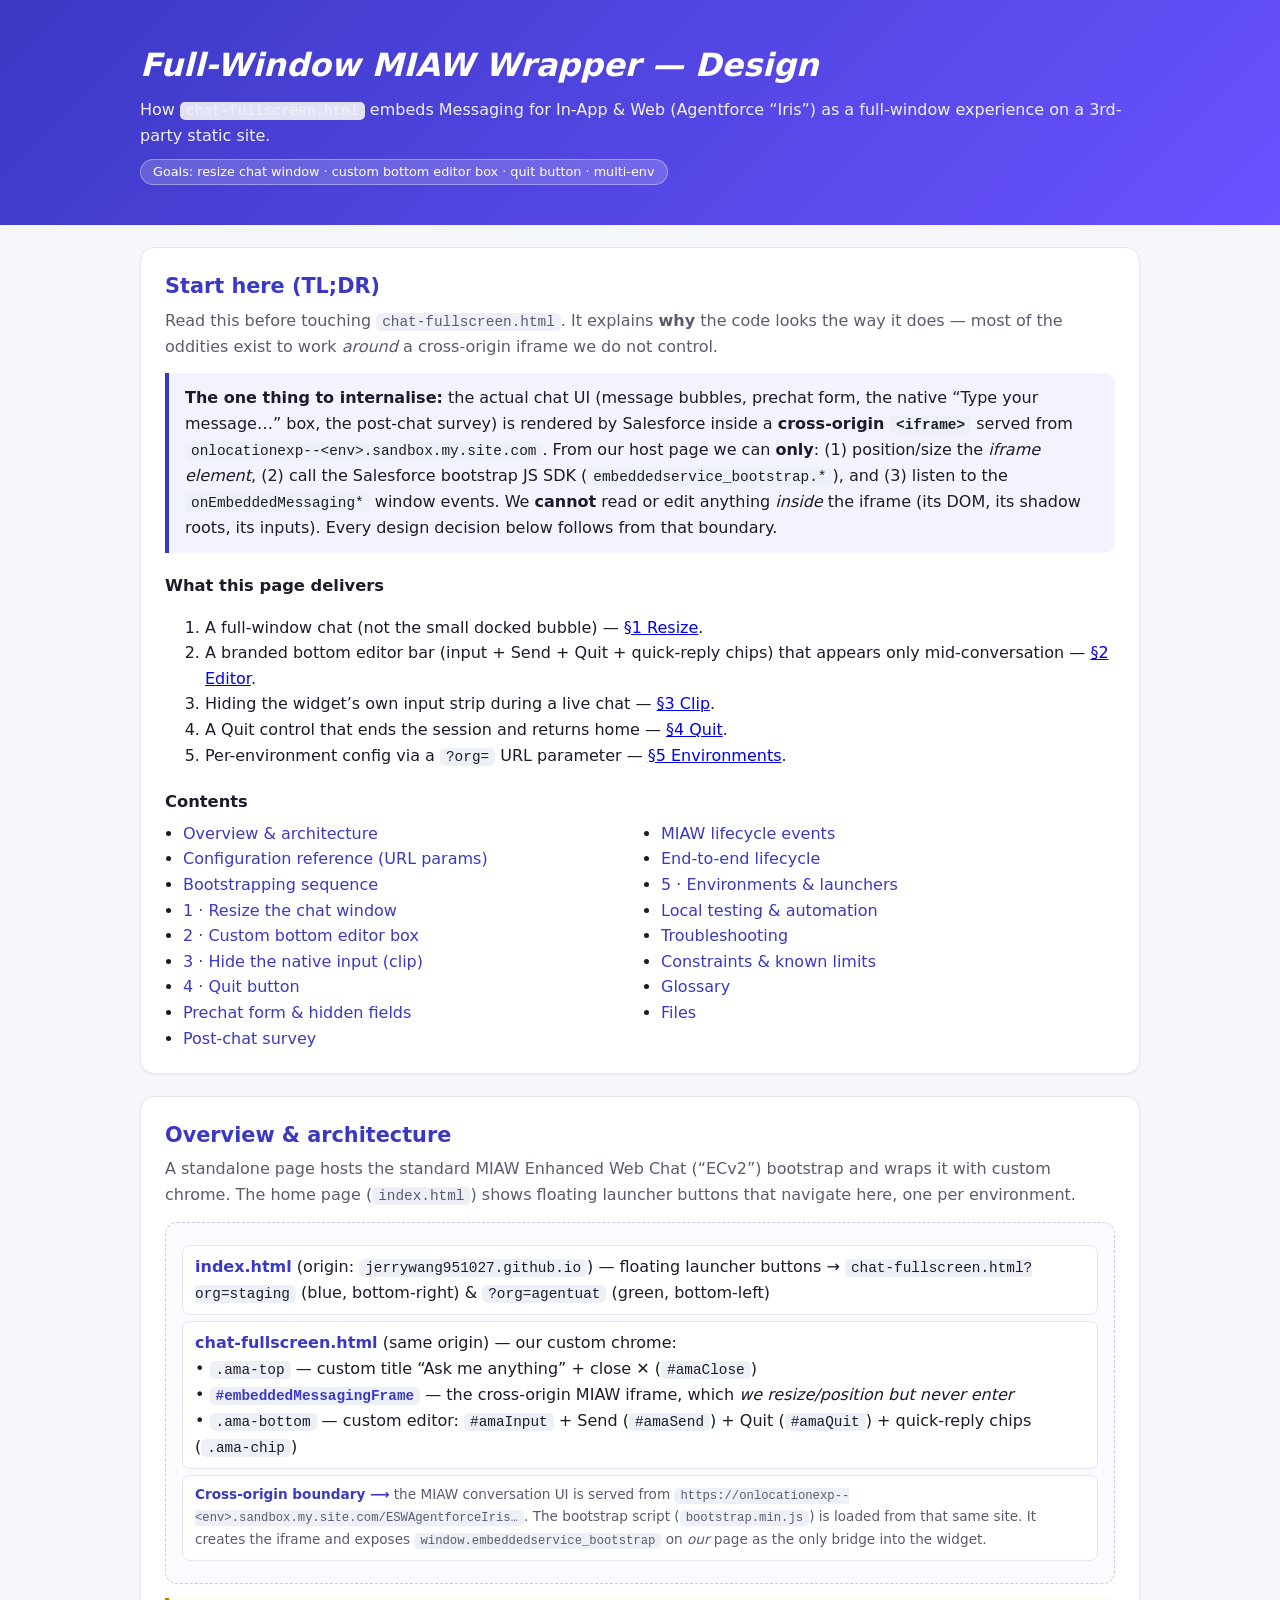
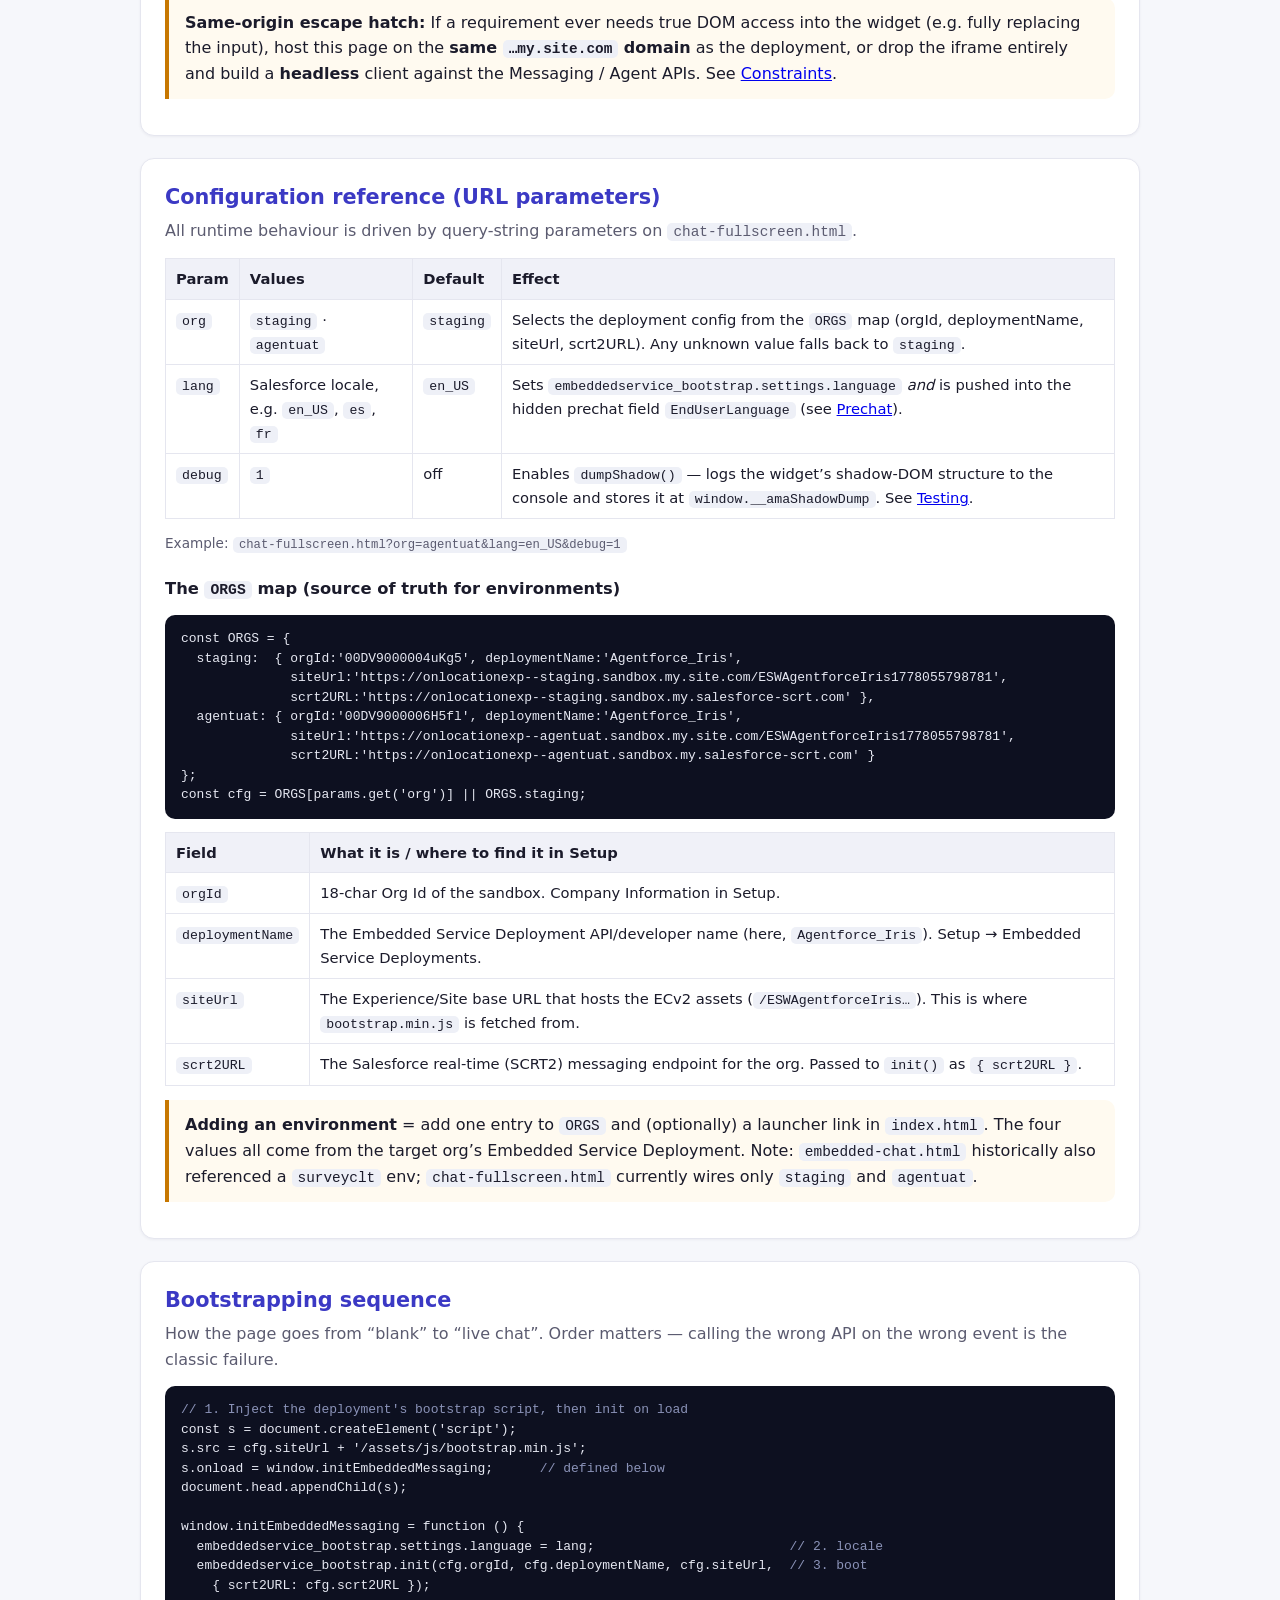
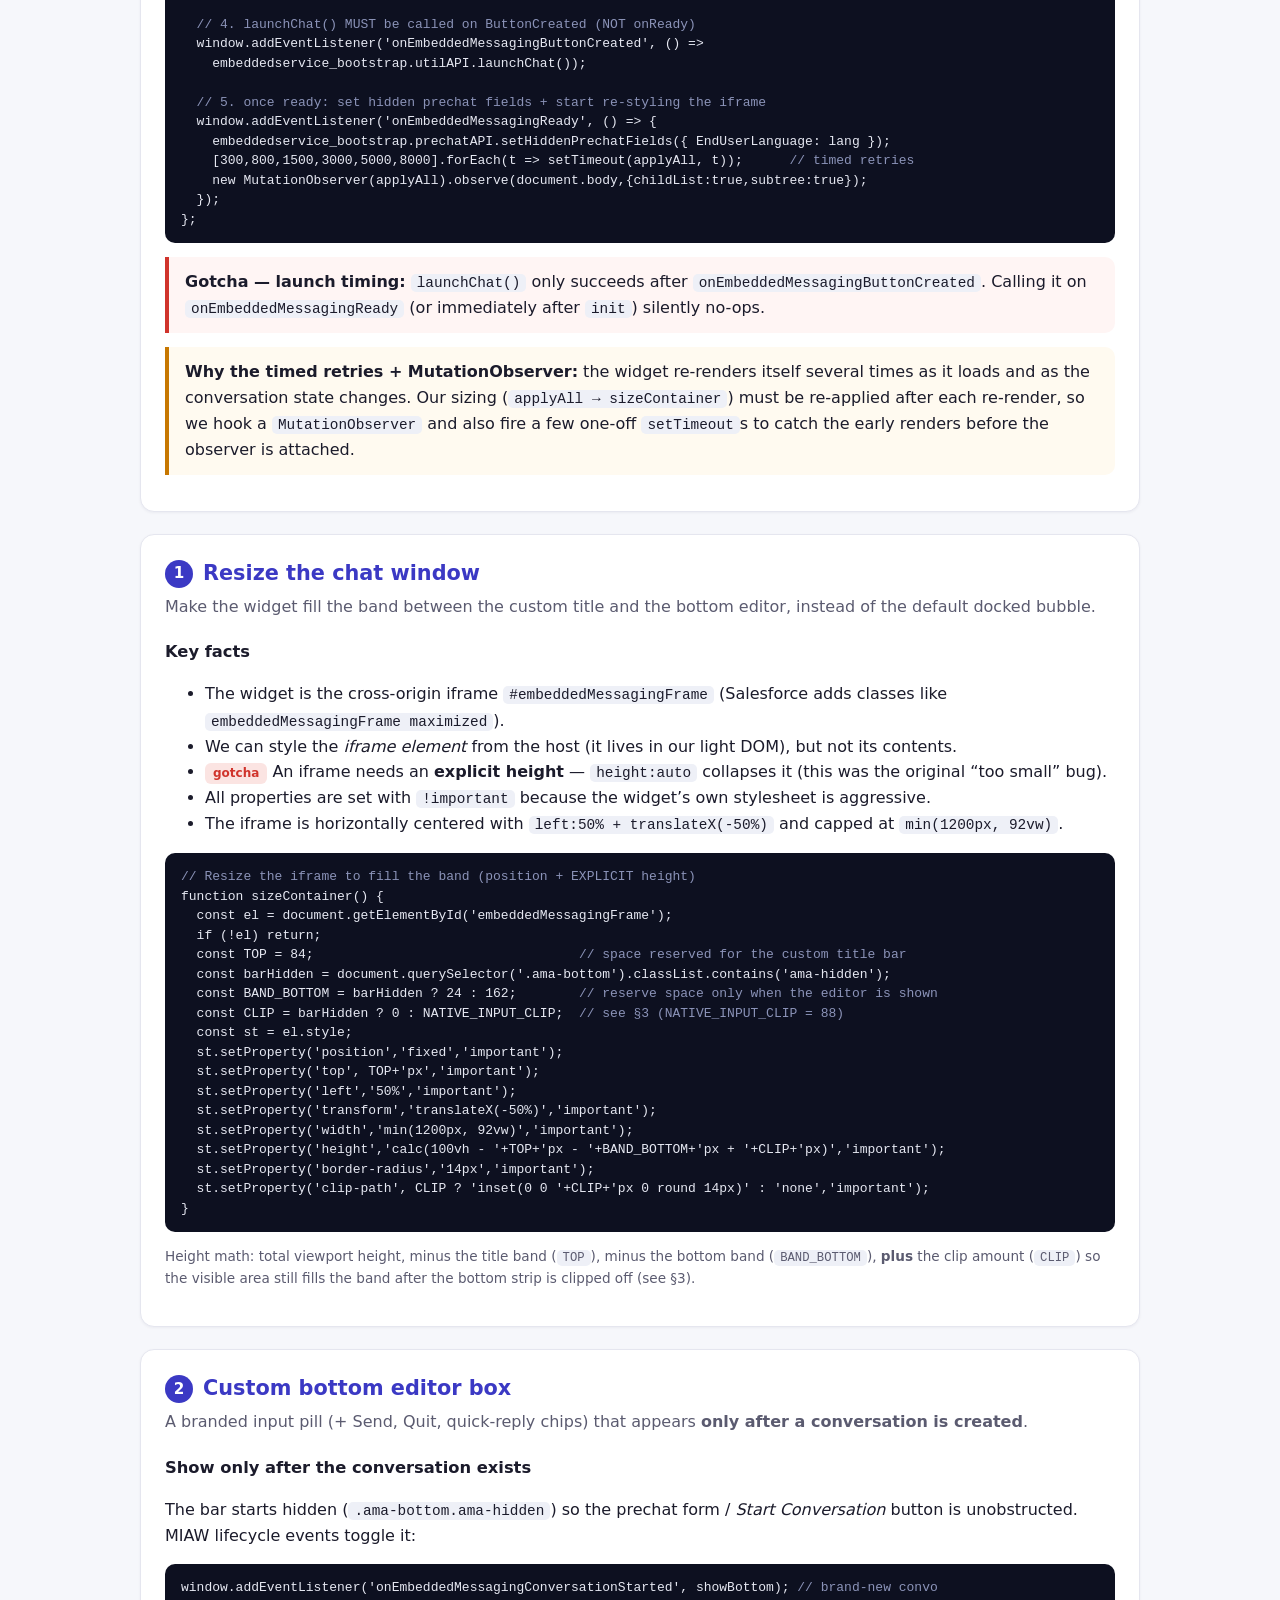
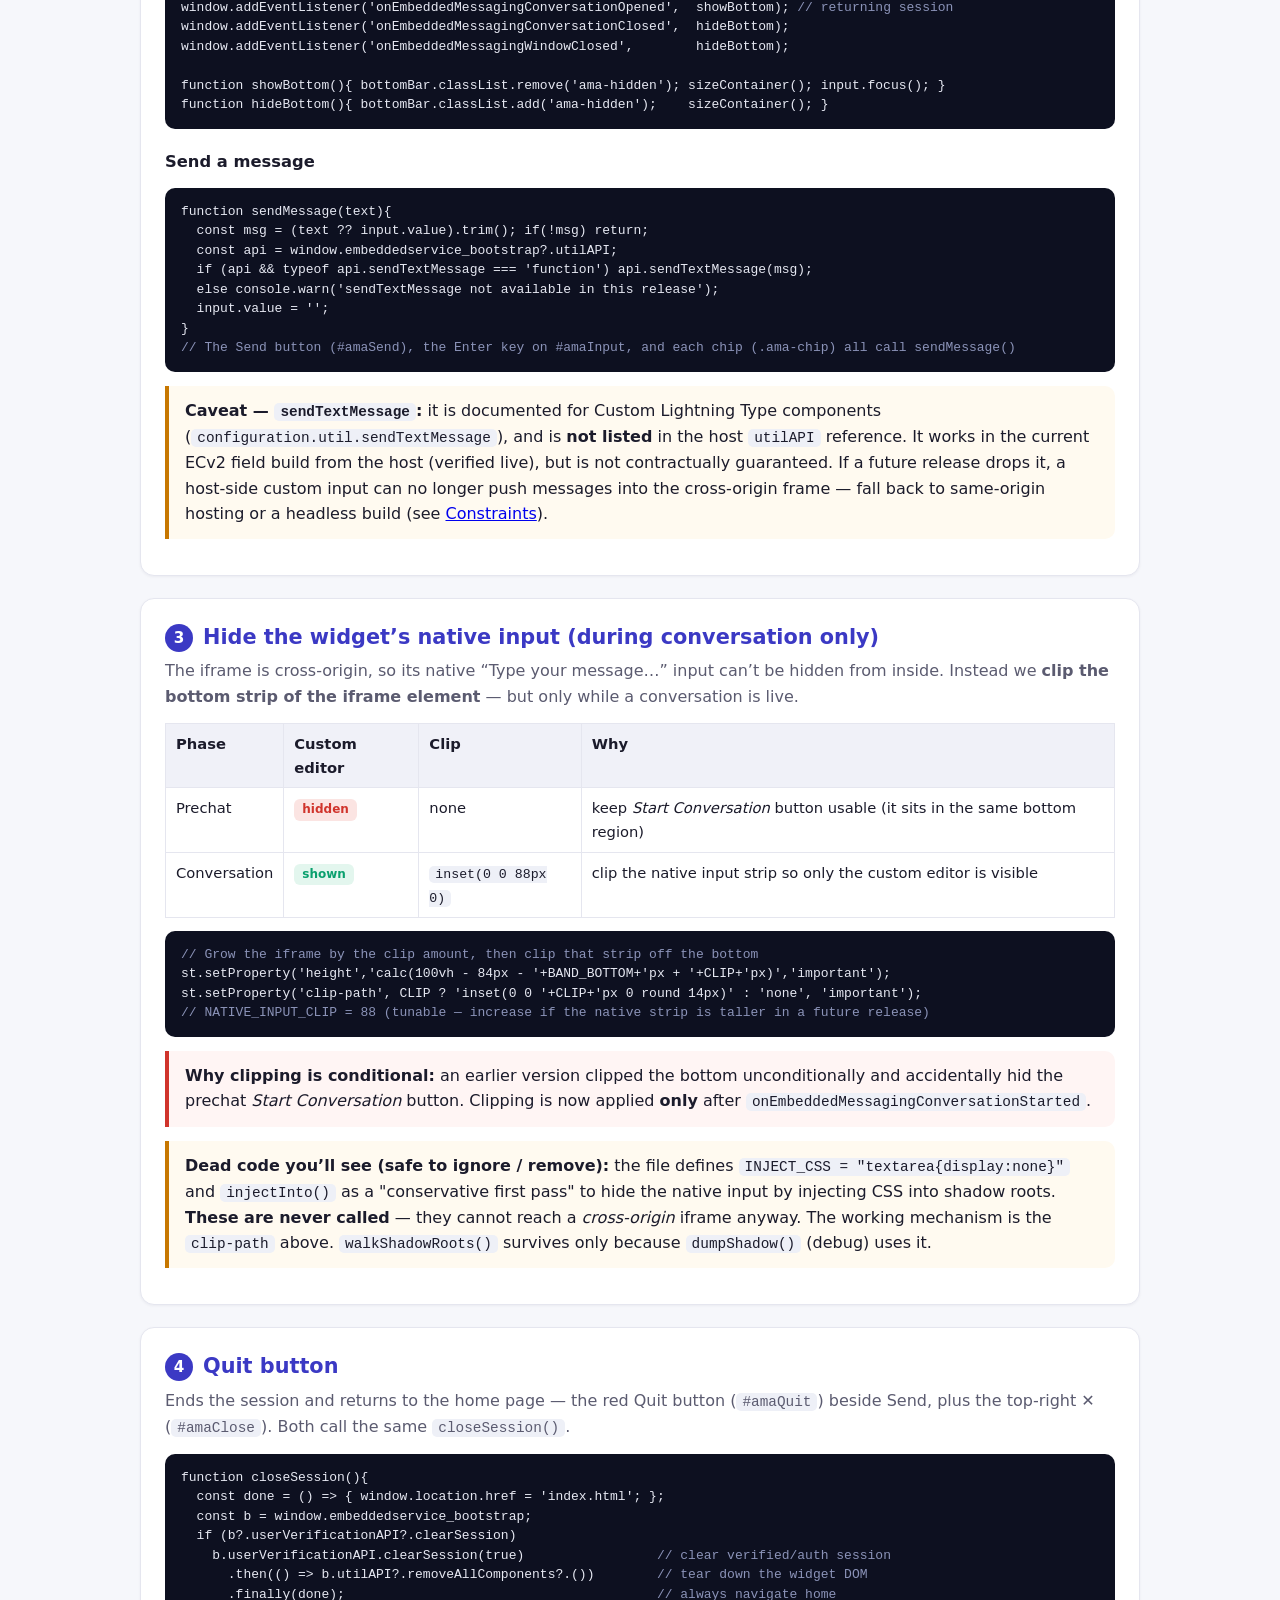
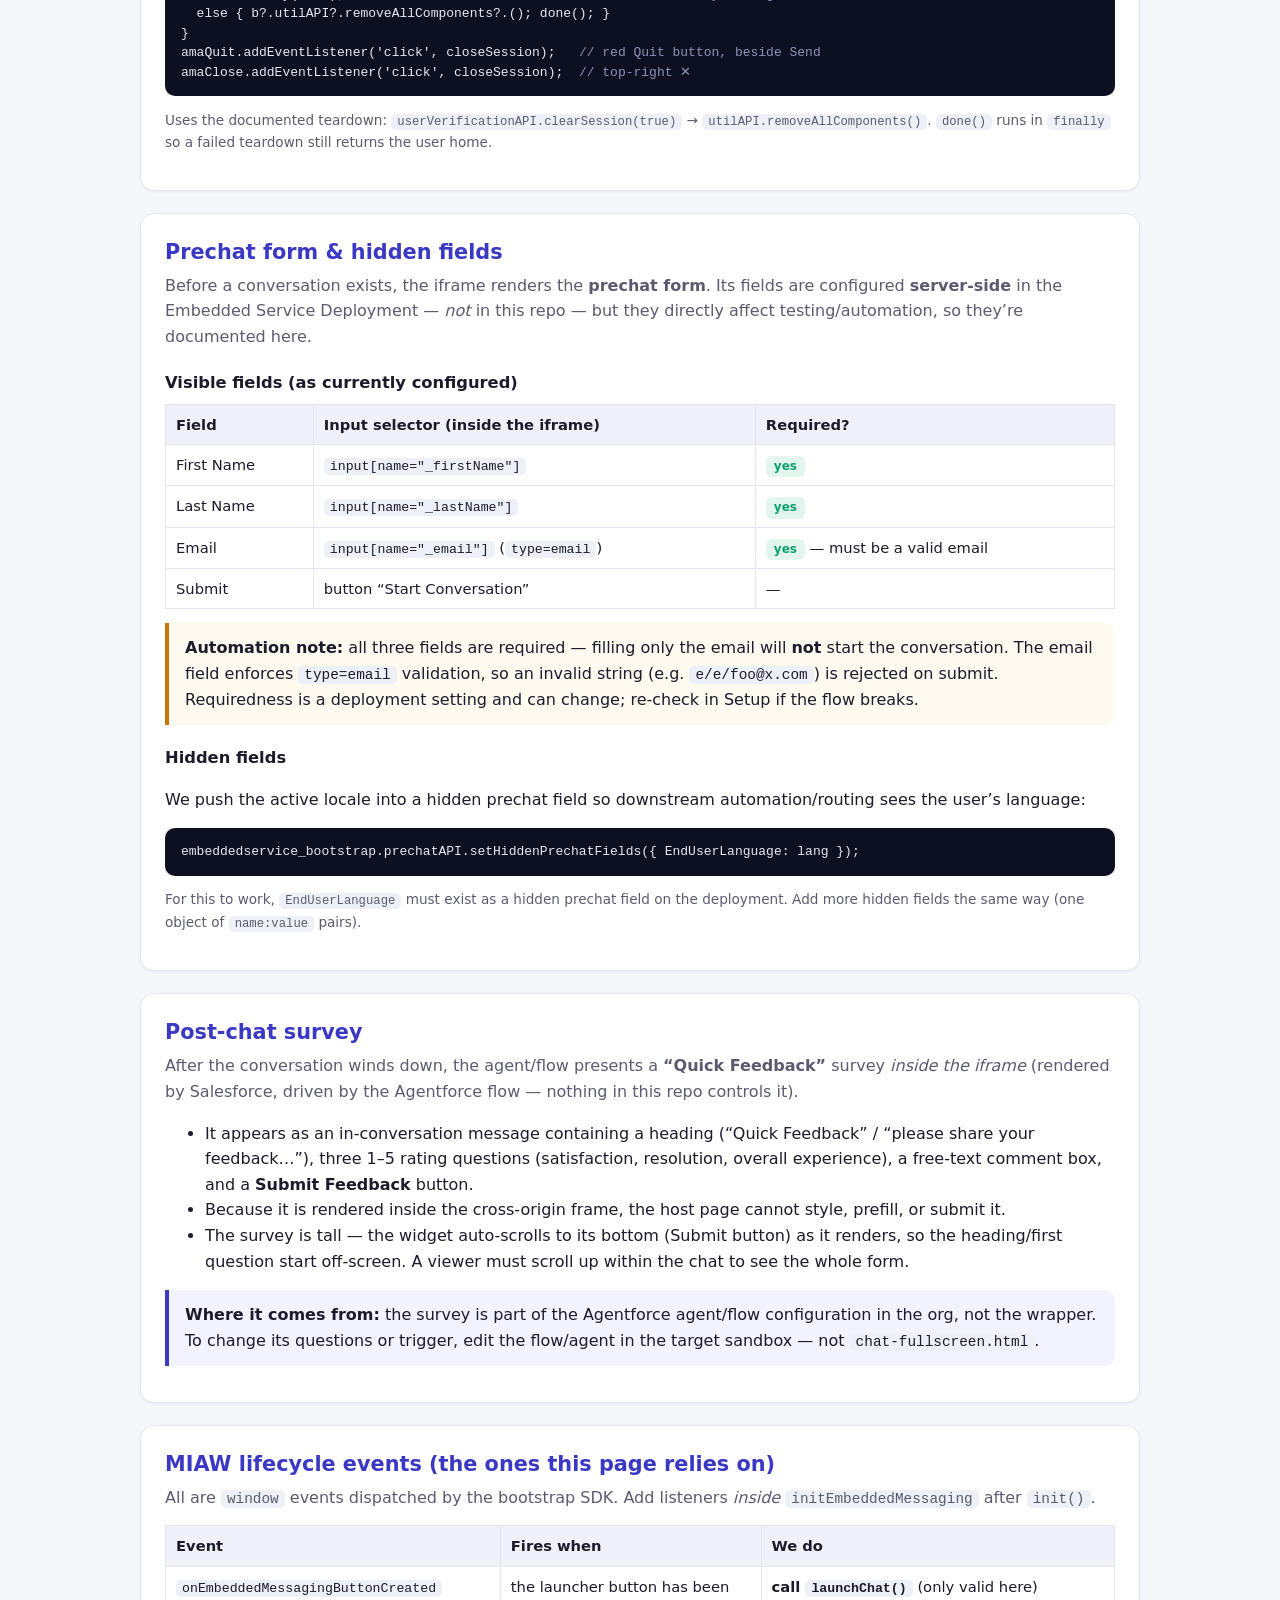
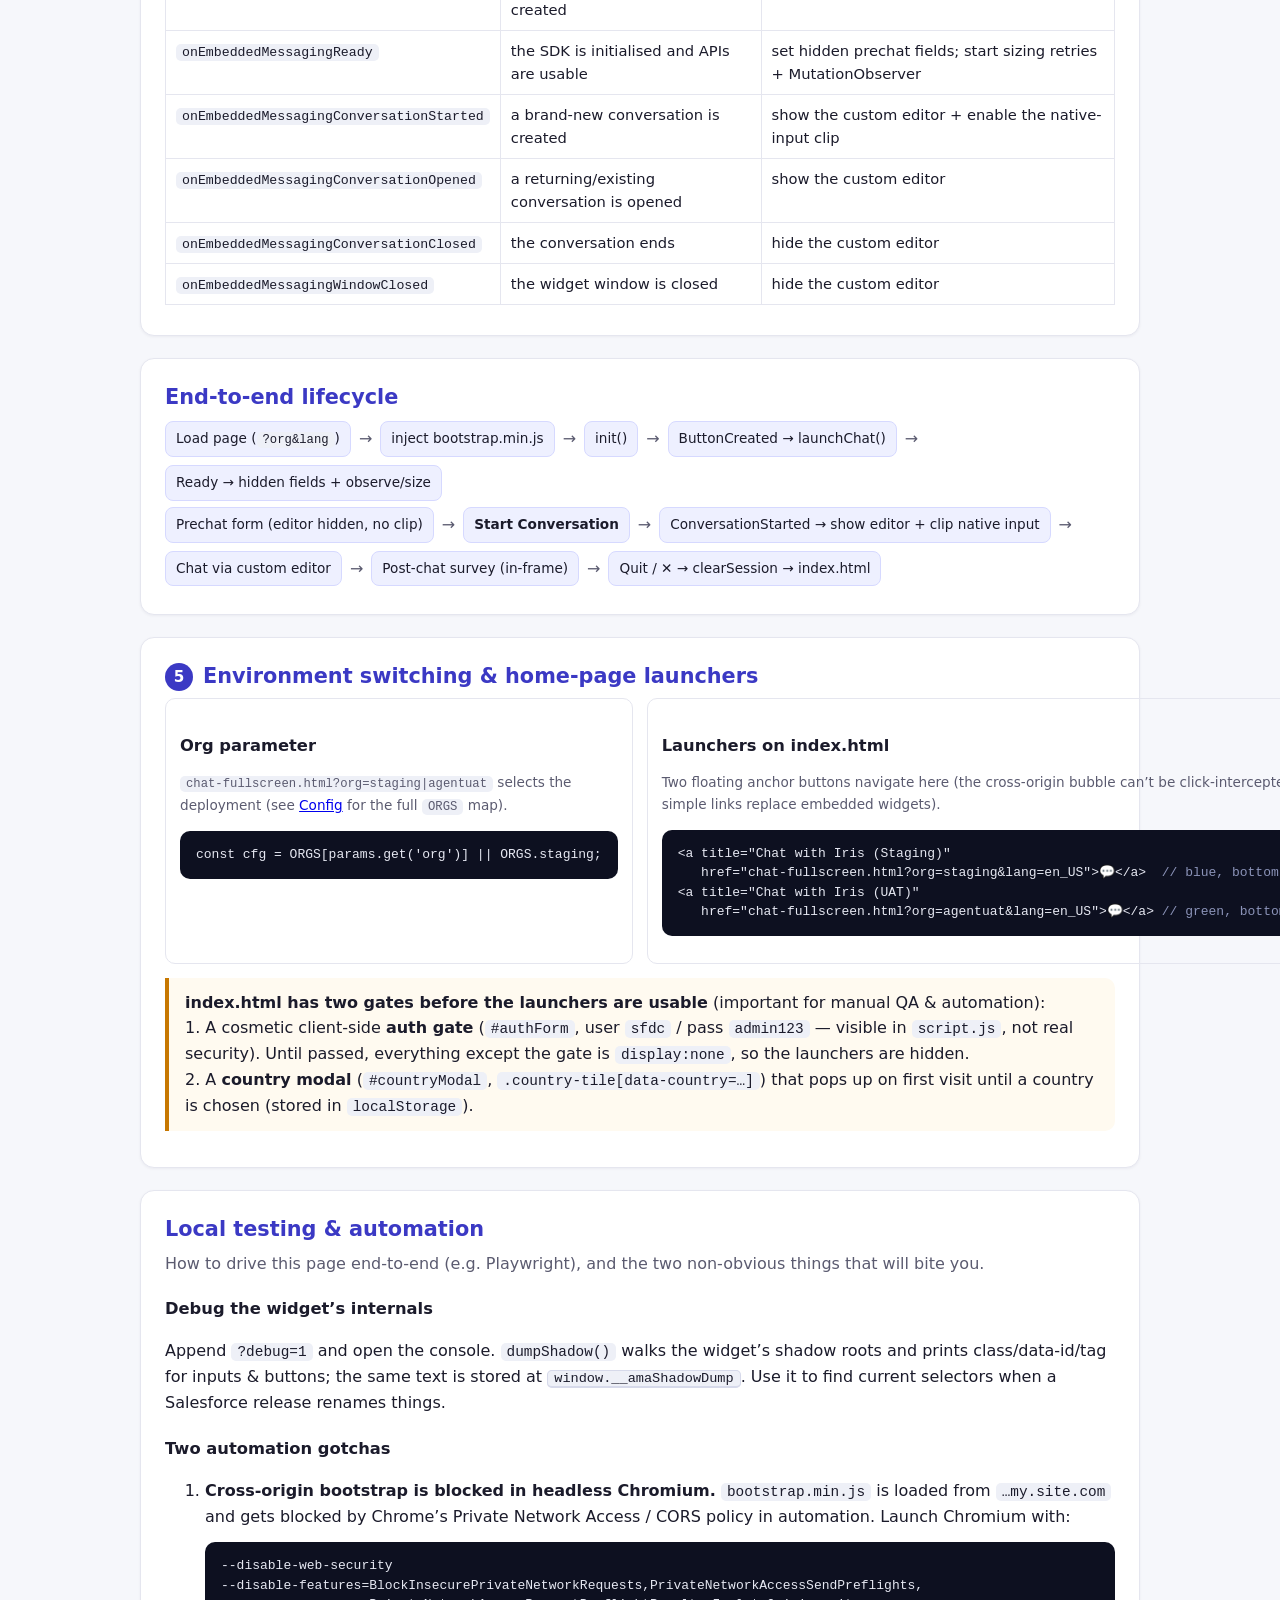
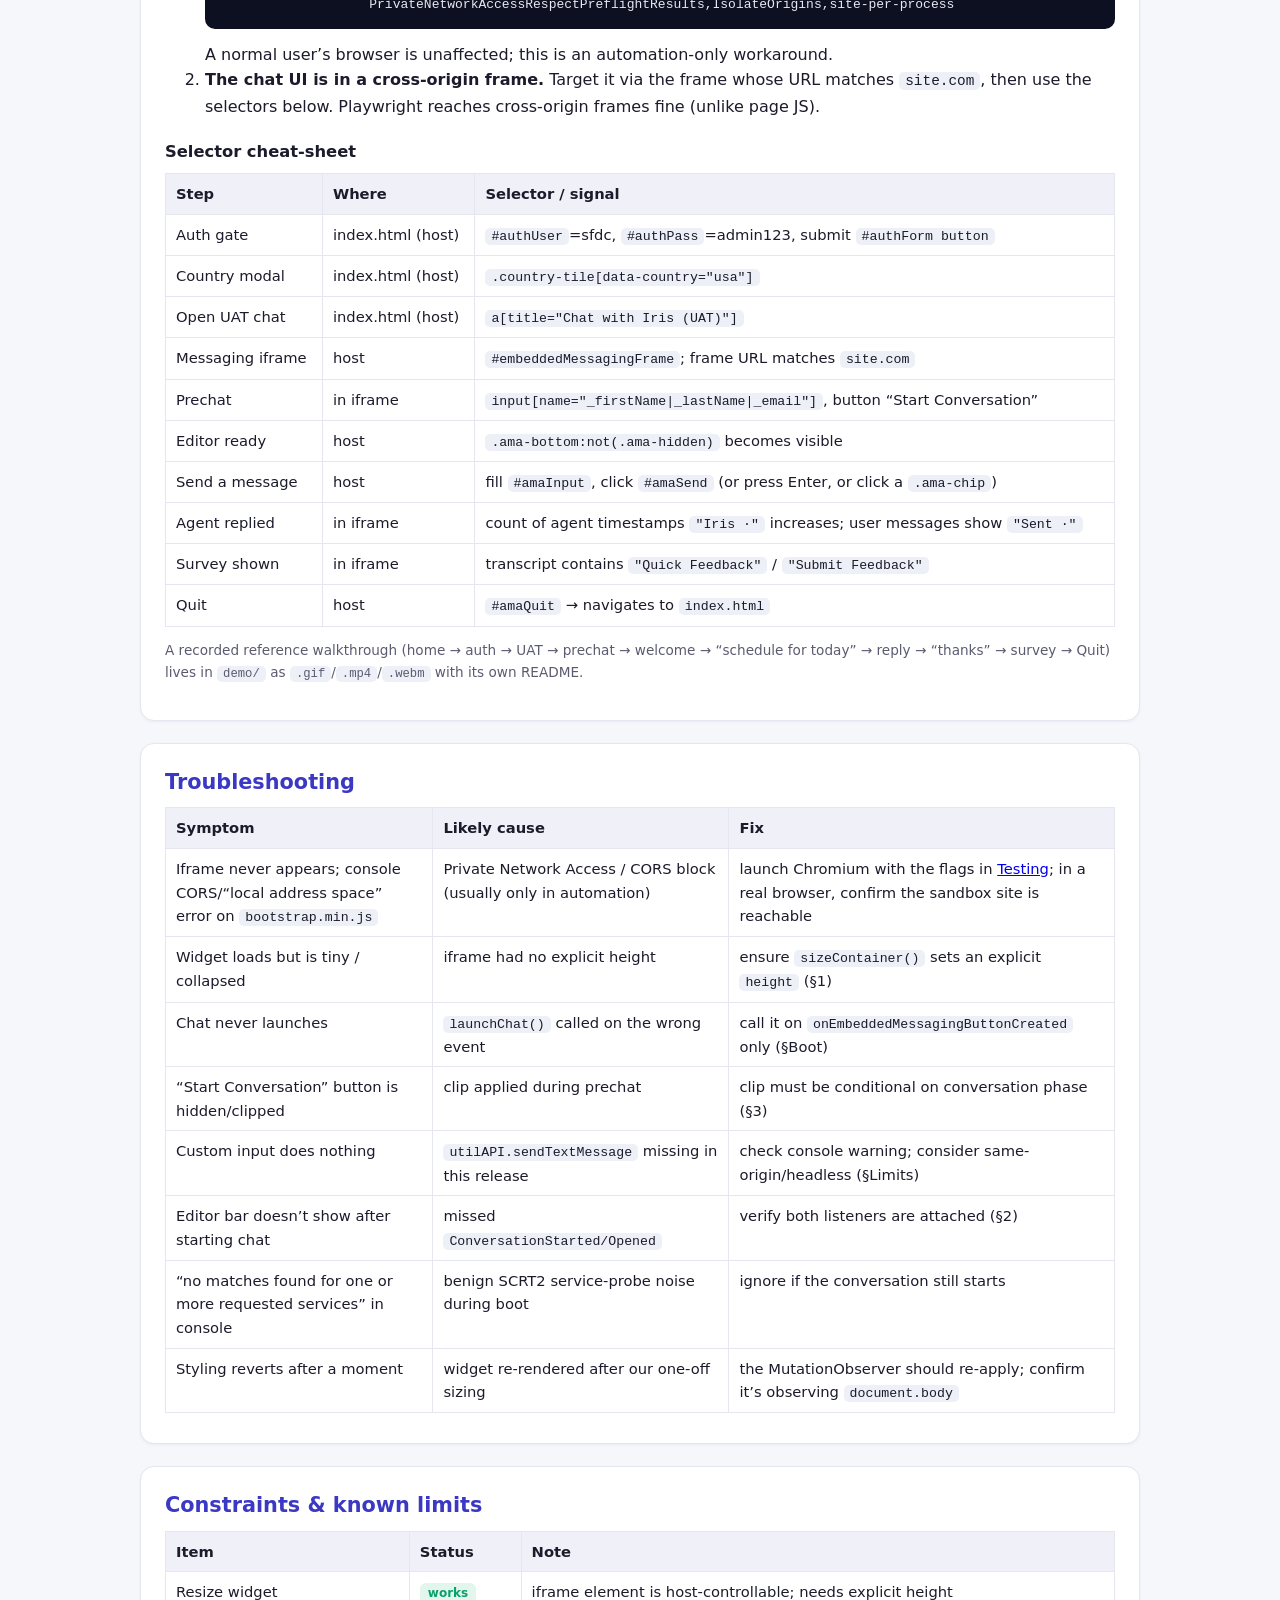
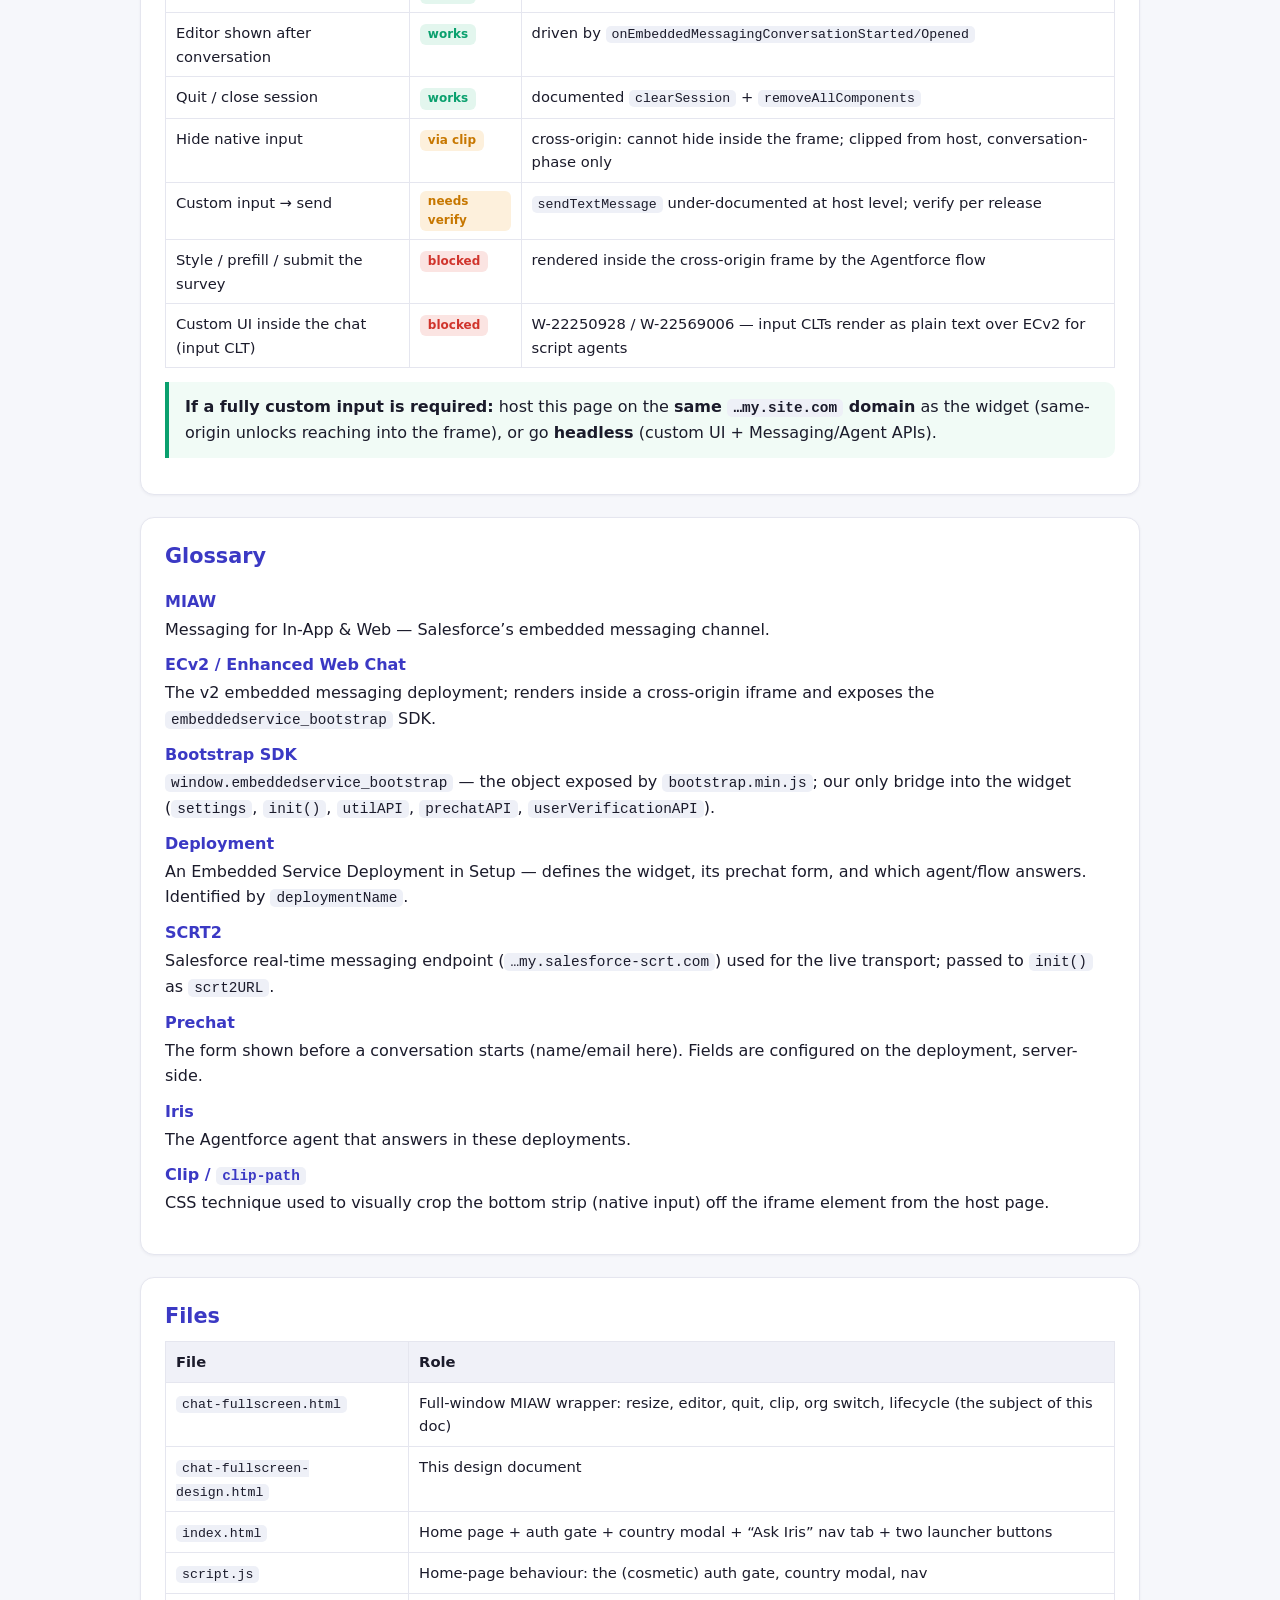
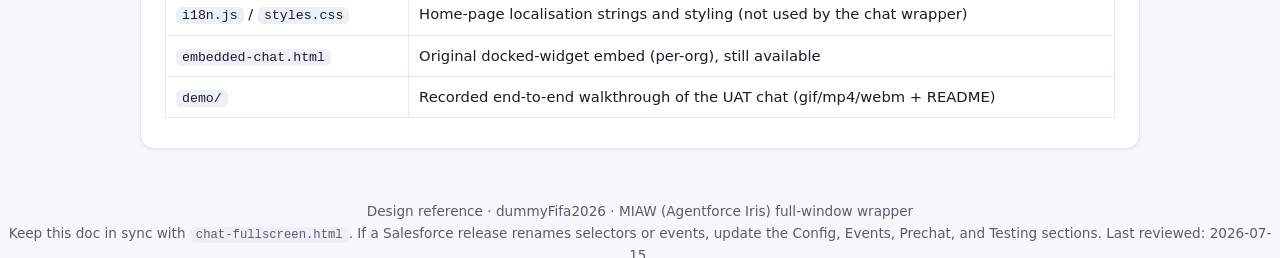
<file: chat-fullscreen-design.html>
<!DOCTYPE html>
<html lang="en-US">
<head>
<meta charset="UTF-8" />
<meta name="viewport" content="width=device-width, initial-scale=1.0" />
<title>Design — Full-Window MIAW Wrapper (chat-fullscreen.html)</title>
<style>
  :root{
    --blue:#3b39c4; --ink:#1b1b2b; --muted:#5b5b70; --bg:#f6f7fb; --card:#fff;
    --line:#e5e6ef; --ok:#0aa06e; --warn:#c77700; --bad:#d0342c; --code:#0d1020;
  }
  *{box-sizing:border-box}
  body{margin:0;background:var(--bg);color:var(--ink);font:16px/1.6 system-ui,-apple-system,"Segoe UI",Roboto,sans-serif}
  header{background:linear-gradient(135deg,var(--blue),#6a52ff);color:#fff;padding:40px 24px}
  .wrap{max-width:1040px;margin:0 auto;padding:0 20px}
  header h1{margin:0 0 6px;font-size:2rem;font-style:italic}
  header p{margin:0;opacity:.92}
  .pill{display:inline-block;background:rgba(255,255,255,.18);border:1px solid rgba(255,255,255,.35);border-radius:999px;padding:2px 12px;font-size:.8rem;margin-top:10px}
  section{background:var(--card);border:1px solid var(--line);border-radius:14px;padding:22px 24px;margin:22px 0;box-shadow:0 1px 3px rgba(20,20,50,.05)}
  h2{margin:0 0 4px;font-size:1.3rem;color:var(--blue);scroll-margin-top:16px}
  h2 .n{display:inline-flex;width:28px;height:28px;border-radius:50%;background:var(--blue);color:#fff;align-items:center;justify-content:center;font-size:.95rem;margin-right:10px;vertical-align:middle}
  h3{margin:20px 0 6px;font-size:1.02rem}
  .sub{color:var(--muted);margin:0 0 14px}
  code{background:#eef0f7;border-radius:5px;padding:1px 6px;font-family:ui-monospace,SFMono-Regular,Menlo,monospace;font-size:.9em}
  pre{background:var(--code);color:#e6e8f2;border-radius:10px;padding:14px 16px;overflow:auto;font-size:13px;line-height:1.5}
  pre .c{color:#8b93b8}.pre .k{color:#c792ea}
  table{width:100%;border-collapse:collapse;margin:8px 0}
  th,td{border:1px solid var(--line);padding:8px 10px;text-align:left;vertical-align:top;font-size:.92rem}
  th{background:#f0f1f8}
  .tag{display:inline-block;border-radius:6px;padding:1px 8px;font-size:.75rem;font-weight:600}
  .t-ok{background:#e3f6ee;color:var(--ok)} .t-warn{background:#fdf0dc;color:var(--warn)} .t-bad{background:#fbe4e2;color:var(--bad)}
  .grid{display:grid;grid-template-columns:1fr 1fr;gap:14px}
  @media(max-width:720px){.grid{grid-template-columns:1fr}}
  .box{border:1px solid var(--line);border-radius:10px;padding:14px}
  .flow{display:flex;flex-wrap:wrap;gap:8px;align-items:center;margin:6px 0}
  .step{background:#eef0ff;border:1px solid #d6d9ff;border-radius:8px;padding:6px 10px;font-size:.85rem}
  .arrow{color:var(--muted)}
  .callout{border-left:4px solid var(--warn);background:#fffaf0;padding:12px 16px;border-radius:0 10px 10px 0;margin:14px 0}
  .callout.bad{border-color:var(--bad);background:#fff5f4}
  .callout.ok{border-color:var(--ok);background:#f1fbf6}
  .callout.info{border-color:var(--blue);background:#f2f3ff}
  .mini{font-size:.85rem;color:var(--muted)}
  footer{color:var(--muted);text-align:center;padding:30px 0 50px;font-size:.85rem}
  .diagram{border:1px dashed #c9cce6;border-radius:12px;padding:16px;background:#fbfbff}
  .lyr{border:1px solid var(--line);border-radius:8px;padding:8px 12px;margin:6px 0;background:#fff}
  .lyr b{color:var(--blue)}
  .toc{columns:2;gap:24px;margin:6px 0 0;padding-left:18px}
  @media(max-width:720px){.toc{columns:1}}
  .toc a{color:var(--blue);text-decoration:none}
  .toc a:hover{text-decoration:underline}
  .kbd{font-family:ui-monospace,SFMono-Regular,Menlo,monospace;background:#eef0f7;border:1px solid #d6d9ea;border-bottom-width:2px;border-radius:5px;padding:0 6px;font-size:.85em}
  dl.gloss dt{font-weight:700;color:var(--blue);margin-top:10px}
  dl.gloss dd{margin:2px 0 0}
</style>
</head>
<body>
<header>
  <div class="wrap">
    <h1>Full-Window MIAW Wrapper — Design</h1>
    <p>How <code>chat-fullscreen.html</code> embeds Messaging for In-App &amp; Web (Agentforce “Iris”) as a full-window experience on a 3rd-party static site.</p>
    <span class="pill">Goals: resize chat window · custom bottom editor box · quit button · multi-env</span>
  </div>
</header>

<div class="wrap">

  <!-- ============================= ORIENTATION ============================= -->
  <section id="tldr">
    <h2>Start here (TL;DR)</h2>
    <p class="sub">Read this before touching <code>chat-fullscreen.html</code>. It explains <b>why</b> the code looks the way it does — most of the oddities exist to work <em>around</em> a cross-origin iframe we do not control.</p>
    <div class="callout info">
      <b>The one thing to internalise:</b> the actual chat UI (message bubbles, prechat form, the native “Type your message…” box, the post-chat survey) is rendered by Salesforce inside a
      <b>cross-origin <code>&lt;iframe&gt;</code></b> served from <code>onlocationexp--&lt;env&gt;.sandbox.my.site.com</code>.
      From our host page we can <b>only</b>: (1) position/size the <em>iframe element</em>, (2) call the Salesforce bootstrap JS SDK (<code>embeddedservice_bootstrap.*</code>), and (3) listen to the <code>onEmbeddedMessaging*</code> window events.
      We <b>cannot</b> read or edit anything <em>inside</em> the iframe (its DOM, its shadow roots, its inputs). Every design decision below follows from that boundary.
    </div>
    <h3>What this page delivers</h3>
    <ol>
      <li>A full-window chat (not the small docked bubble) — <a href="#s1">§1 Resize</a>.</li>
      <li>A branded bottom editor bar (input + Send + Quit + quick-reply chips) that appears only mid-conversation — <a href="#s2">§2 Editor</a>.</li>
      <li>Hiding the widget’s own input strip during a live chat — <a href="#s3">§3 Clip</a>.</li>
      <li>A Quit control that ends the session and returns home — <a href="#s4">§4 Quit</a>.</li>
      <li>Per-environment config via a <code>?org=</code> URL parameter — <a href="#s5">§5 Environments</a>.</li>
    </ol>
    <h3>Contents</h3>
    <ul class="toc">
      <li><a href="#overview">Overview &amp; architecture</a></li>
      <li><a href="#config">Configuration reference (URL params)</a></li>
      <li><a href="#boot">Bootstrapping sequence</a></li>
      <li><a href="#s1">1 · Resize the chat window</a></li>
      <li><a href="#s2">2 · Custom bottom editor box</a></li>
      <li><a href="#s3">3 · Hide the native input (clip)</a></li>
      <li><a href="#s4">4 · Quit button</a></li>
      <li><a href="#prechat">Prechat form &amp; hidden fields</a></li>
      <li><a href="#survey">Post-chat survey</a></li>
      <li><a href="#events">MIAW lifecycle events</a></li>
      <li><a href="#lifecycle">End-to-end lifecycle</a></li>
      <li><a href="#s5">5 · Environments &amp; launchers</a></li>
      <li><a href="#testing">Local testing &amp; automation</a></li>
      <li><a href="#trouble">Troubleshooting</a></li>
      <li><a href="#limits">Constraints &amp; known limits</a></li>
      <li><a href="#glossary">Glossary</a></li>
      <li><a href="#files">Files</a></li>
    </ul>
  </section>

  <!-- ============================= OVERVIEW ============================= -->
  <section id="overview">
    <h2>Overview &amp; architecture</h2>
    <p class="sub">A standalone page hosts the standard MIAW Enhanced Web Chat (“ECv2”) bootstrap and wraps it with custom chrome. The home page (<code>index.html</code>) shows floating launcher buttons that navigate here, one per environment.</p>
    <div class="diagram">
      <div class="lyr"><b>index.html</b> (origin: <code>jerrywang951027.github.io</code>) — floating launcher buttons → <code>chat-fullscreen.html?org=staging</code> (blue, bottom-right) &amp; <code>?org=agentuat</code> (green, bottom-left)</div>
      <div class="lyr"><b>chat-fullscreen.html</b> (same origin) — our custom chrome:
        <br>• <code>.ama-top</code> — custom title “Ask me anything” + close ✕ (<code>#amaClose</code>)
        <br>• <b><code>#embeddedMessagingFrame</code></b> — the cross-origin MIAW iframe, which <em>we resize/position but never enter</em>
        <br>• <code>.ama-bottom</code> — custom editor: <code>#amaInput</code> + Send (<code>#amaSend</code>) + Quit (<code>#amaQuit</code>) + quick-reply chips (<code>.ama-chip</code>)
      </div>
      <div class="lyr mini"><b>Cross-origin boundary ⟶</b> the MIAW conversation UI is served from <code>https://onlocationexp--&lt;env&gt;.sandbox.my.site.com/ESWAgentforceIris…</code>.
      The bootstrap script (<code>bootstrap.min.js</code>) is loaded from that same site. It creates the iframe and exposes <code>window.embeddedservice_bootstrap</code> on <em>our</em> page as the only bridge into the widget.</div>
    </div>
    <div class="callout"><b>Same-origin escape hatch:</b> If a requirement ever needs true DOM access into the widget (e.g. fully replacing the input), host this page on the <b>same <code>…my.site.com</code> domain</b> as the deployment, or drop the iframe entirely and build a <b>headless</b> client against the Messaging / Agent APIs. See <a href="#limits">Constraints</a>.</div>
  </section>

  <!-- ============================= CONFIG ============================= -->
  <section id="config">
    <h2>Configuration reference (URL parameters)</h2>
    <p class="sub">All runtime behaviour is driven by query-string parameters on <code>chat-fullscreen.html</code>.</p>
    <table>
      <tr><th>Param</th><th>Values</th><th>Default</th><th>Effect</th></tr>
      <tr><td><code>org</code></td><td><code>staging</code> · <code>agentuat</code></td><td><code>staging</code></td><td>Selects the deployment config from the <code>ORGS</code> map (orgId, deploymentName, siteUrl, scrt2URL). Any unknown value falls back to <code>staging</code>.</td></tr>
      <tr><td><code>lang</code></td><td>Salesforce locale, e.g. <code>en_US</code>, <code>es</code>, <code>fr</code></td><td><code>en_US</code></td><td>Sets <code>embeddedservice_bootstrap.settings.language</code> <em>and</em> is pushed into the hidden prechat field <code>EndUserLanguage</code> (see <a href="#prechat">Prechat</a>).</td></tr>
      <tr><td><code>debug</code></td><td><code>1</code></td><td>off</td><td>Enables <code>dumpShadow()</code> — logs the widget’s shadow-DOM structure to the console and stores it at <code>window.__amaShadowDump</code>. See <a href="#testing">Testing</a>.</td></tr>
    </table>
    <p class="mini">Example: <code>chat-fullscreen.html?org=agentuat&amp;lang=en_US&amp;debug=1</code></p>
    <h3>The <code>ORGS</code> map (source of truth for environments)</h3>
    <pre>const ORGS = {
  staging:  { orgId:'00DV9000004uKg5', deploymentName:'Agentforce_Iris',
              siteUrl:'https://onlocationexp--staging.sandbox.my.site.com/ESWAgentforceIris1778055798781',
              scrt2URL:'https://onlocationexp--staging.sandbox.my.salesforce-scrt.com' },
  agentuat: { orgId:'00DV9000006H5fl', deploymentName:'Agentforce_Iris',
              siteUrl:'https://onlocationexp--agentuat.sandbox.my.site.com/ESWAgentforceIris1778055798781',
              scrt2URL:'https://onlocationexp--agentuat.sandbox.my.salesforce-scrt.com' }
};
const cfg = ORGS[params.get('org')] || ORGS.staging;</pre>
    <table>
      <tr><th>Field</th><th>What it is / where to find it in Setup</th></tr>
      <tr><td><code>orgId</code></td><td>18-char Org Id of the sandbox. Company Information in Setup.</td></tr>
      <tr><td><code>deploymentName</code></td><td>The Embedded Service Deployment API/developer name (here, <code>Agentforce_Iris</code>). Setup → Embedded Service Deployments.</td></tr>
      <tr><td><code>siteUrl</code></td><td>The Experience/Site base URL that hosts the ECv2 assets (<code>/ESWAgentforceIris…</code>). This is where <code>bootstrap.min.js</code> is fetched from.</td></tr>
      <tr><td><code>scrt2URL</code></td><td>The Salesforce real-time (SCRT2) messaging endpoint for the org. Passed to <code>init()</code> as <code>{ scrt2URL }</code>.</td></tr>
    </table>
    <div class="callout"><b>Adding an environment</b> = add one entry to <code>ORGS</code> and (optionally) a launcher link in <code>index.html</code>. The four values all come from the target org’s Embedded Service Deployment. Note: <code>embedded-chat.html</code> historically also referenced a <code>surveyclt</code> env; <code>chat-fullscreen.html</code> currently wires only <code>staging</code> and <code>agentuat</code>.</div>
  </section>

  <!-- ============================= BOOT ============================= -->
  <section id="boot">
    <h2>Bootstrapping sequence</h2>
    <p class="sub">How the page goes from “blank” to “live chat”. Order matters — calling the wrong API on the wrong event is the classic failure.</p>
    <pre><span class="c">// 1. Inject the deployment's bootstrap script, then init on load</span>
const s = document.createElement('script');
s.src = cfg.siteUrl + '/assets/js/bootstrap.min.js';
s.onload = window.initEmbeddedMessaging;      <span class="c">// defined below</span>
document.head.appendChild(s);

window.initEmbeddedMessaging = function () {
  embeddedservice_bootstrap.settings.language = lang;                         <span class="c">// 2. locale</span>
  embeddedservice_bootstrap.init(cfg.orgId, cfg.deploymentName, cfg.siteUrl,  <span class="c">// 3. boot</span>
    { scrt2URL: cfg.scrt2URL });

  <span class="c">// 4. launchChat() MUST be called on ButtonCreated (NOT onReady)</span>
  window.addEventListener('onEmbeddedMessagingButtonCreated', () =&gt;
    embeddedservice_bootstrap.utilAPI.launchChat());

  <span class="c">// 5. once ready: set hidden prechat fields + start re-styling the iframe</span>
  window.addEventListener('onEmbeddedMessagingReady', () =&gt; {
    embeddedservice_bootstrap.prechatAPI.setHiddenPrechatFields({ EndUserLanguage: lang });
    [300,800,1500,3000,5000,8000].forEach(t =&gt; setTimeout(applyAll, t));      <span class="c">// timed retries</span>
    new MutationObserver(applyAll).observe(document.body,{childList:true,subtree:true});
  });
};</pre>
    <div class="callout bad"><b>Gotcha — launch timing:</b> <code>launchChat()</code> only succeeds after <code>onEmbeddedMessagingButtonCreated</code>. Calling it on <code>onEmbeddedMessagingReady</code> (or immediately after <code>init</code>) silently no-ops.</div>
    <div class="callout"><b>Why the timed retries + MutationObserver:</b> the widget re-renders itself several times as it loads and as the conversation state changes. Our sizing (<code>applyAll → sizeContainer</code>) must be re-applied after each re-render, so we hook a <code>MutationObserver</code> and also fire a few one-off <code>setTimeout</code>s to catch the early renders before the observer is attached.</div>
  </section>

  <!-- ============================= §1 RESIZE ============================= -->
  <section id="s1">
    <h2><span class="n">1</span>Resize the chat window</h2>
    <p class="sub">Make the widget fill the band between the custom title and the bottom editor, instead of the default docked bubble.</p>
    <h3>Key facts</h3>
    <ul>
      <li>The widget is the cross-origin iframe <code>#embeddedMessagingFrame</code> (Salesforce adds classes like <code>embeddedMessagingFrame maximized</code>).</li>
      <li>We can style the <em>iframe element</em> from the host (it lives in our light DOM), but not its contents.</li>
      <li><span class="tag t-bad">gotcha</span> An iframe needs an <b>explicit height</b> — <code>height:auto</code> collapses it (this was the original “too small” bug).</li>
      <li>All properties are set with <code>!important</code> because the widget’s own stylesheet is aggressive.</li>
      <li>The iframe is horizontally centered with <code>left:50% + translateX(-50%)</code> and capped at <code>min(1200px, 92vw)</code>.</li>
    </ul>
    <pre><span class="c">// Resize the iframe to fill the band (position + EXPLICIT height)</span>
function sizeContainer() {
  const el = document.getElementById('embeddedMessagingFrame');
  if (!el) return;
  const TOP = 84;                                  <span class="c">// space reserved for the custom title bar</span>
  const barHidden = document.querySelector('.ama-bottom').classList.contains('ama-hidden');
  const BAND_BOTTOM = barHidden ? 24 : 162;        <span class="c">// reserve space only when the editor is shown</span>
  const CLIP = barHidden ? 0 : NATIVE_INPUT_CLIP;  <span class="c">// see §3 (NATIVE_INPUT_CLIP = 88)</span>
  const st = el.style;
  st.setProperty('position','fixed','important');
  st.setProperty('top', TOP+'px','important');
  st.setProperty('left','50%','important');
  st.setProperty('transform','translateX(-50%)','important');
  st.setProperty('width','min(1200px, 92vw)','important');
  st.setProperty('height','calc(100vh - '+TOP+'px - '+BAND_BOTTOM+'px + '+CLIP+'px)','important');
  st.setProperty('border-radius','14px','important');
  st.setProperty('clip-path', CLIP ? 'inset(0 0 '+CLIP+'px 0 round 14px)' : 'none','important');
}</pre>
    <p class="mini">Height math: total viewport height, minus the title band (<code>TOP</code>), minus the bottom band (<code>BAND_BOTTOM</code>), <b>plus</b> the clip amount (<code>CLIP</code>) so the visible area still fills the band after the bottom strip is clipped off (see §3).</p>
  </section>

  <!-- ============================= §2 EDITOR ============================= -->
  <section id="s2">
    <h2><span class="n">2</span>Custom bottom editor box</h2>
    <p class="sub">A branded input pill (+ Send, Quit, quick-reply chips) that appears <b>only after a conversation is created</b>.</p>
    <h3>Show only after the conversation exists</h3>
    <p>The bar starts hidden (<code>.ama-bottom.ama-hidden</code>) so the prechat form / <em>Start Conversation</em> button is unobstructed. MIAW lifecycle events toggle it:</p>
    <pre>window.addEventListener('onEmbeddedMessagingConversationStarted', showBottom); <span class="c">// brand-new convo</span>
window.addEventListener('onEmbeddedMessagingConversationOpened',  showBottom); <span class="c">// returning session</span>
window.addEventListener('onEmbeddedMessagingConversationClosed',  hideBottom);
window.addEventListener('onEmbeddedMessagingWindowClosed',        hideBottom);

function showBottom(){ bottomBar.classList.remove('ama-hidden'); sizeContainer(); input.focus(); }
function hideBottom(){ bottomBar.classList.add('ama-hidden');    sizeContainer(); }</pre>
    <h3>Send a message</h3>
    <pre>function sendMessage(text){
  const msg = (text ?? input.value).trim(); if(!msg) return;
  const api = window.embeddedservice_bootstrap?.utilAPI;
  if (api &amp;&amp; typeof api.sendTextMessage === 'function') api.sendTextMessage(msg);
  else console.warn('sendTextMessage not available in this release');
  input.value = '';
}
<span class="c">// The Send button (#amaSend), the Enter key on #amaInput, and each chip (.ama-chip) all call sendMessage()</span></pre>
    <div class="callout"><b>Caveat — <code>sendTextMessage</code>:</b> it is documented for Custom Lightning Type components (<code>configuration.util.sendTextMessage</code>), and is <b>not listed</b> in the host <code>utilAPI</code> reference. It works in the current ECv2 field build from the host (verified live), but is not contractually guaranteed. If a future release drops it, a host-side custom input can no longer push messages into the cross-origin frame — fall back to same-origin hosting or a headless build (see <a href="#limits">Constraints</a>).</div>
  </section>

  <!-- ============================= §3 CLIP ============================= -->
  <section id="s3">
    <h2><span class="n">3</span>Hide the widget’s native input (during conversation only)</h2>
    <p class="sub">The iframe is cross-origin, so its native “Type your message…” input can’t be hidden from inside. Instead we <b>clip the bottom strip of the iframe element</b> — but only while a conversation is live.</p>
    <table>
      <tr><th>Phase</th><th>Custom editor</th><th>Clip</th><th>Why</th></tr>
      <tr><td>Prechat</td><td><span class="tag t-bad">hidden</span></td><td>none</td><td>keep <em>Start Conversation</em> button usable (it sits in the same bottom region)</td></tr>
      <tr><td>Conversation</td><td><span class="tag t-ok">shown</span></td><td><code>inset(0 0 88px 0)</code></td><td>clip the native input strip so only the custom editor is visible</td></tr>
    </table>
    <pre><span class="c">// Grow the iframe by the clip amount, then clip that strip off the bottom</span>
st.setProperty('height','calc(100vh - 84px - '+BAND_BOTTOM+'px + '+CLIP+'px)','important');
st.setProperty('clip-path', CLIP ? 'inset(0 0 '+CLIP+'px 0 round 14px)' : 'none', 'important');
<span class="c">// NATIVE_INPUT_CLIP = 88 (tunable — increase if the native strip is taller in a future release)</span></pre>
    <div class="callout bad"><b>Why clipping is conditional:</b> an earlier version clipped the bottom unconditionally and accidentally hid the prechat <em>Start Conversation</em> button. Clipping is now applied <b>only</b> after <code>onEmbeddedMessagingConversationStarted</code>.</div>
    <div class="callout"><b>Dead code you’ll see (safe to ignore / remove):</b> the file defines <code>INJECT_CSS = "textarea{display:none}"</code> and <code>injectInto()</code> as a "conservative first pass" to hide the native input by injecting CSS into shadow roots. <b>These are never called</b> — they cannot reach a <em>cross-origin</em> iframe anyway. The working mechanism is the <code>clip-path</code> above. <code>walkShadowRoots()</code> survives only because <code>dumpShadow()</code> (debug) uses it.</div>
  </section>

  <!-- ============================= §4 QUIT ============================= -->
  <section id="s4">
    <h2><span class="n">4</span>Quit button</h2>
    <p class="sub">Ends the session and returns to the home page — the red Quit button (<code>#amaQuit</code>) beside Send, plus the top-right ✕ (<code>#amaClose</code>). Both call the same <code>closeSession()</code>.</p>
    <pre>function closeSession(){
  const done = () =&gt; { window.location.href = 'index.html'; };
  const b = window.embeddedservice_bootstrap;
  if (b?.userVerificationAPI?.clearSession)
    b.userVerificationAPI.clearSession(true)                 <span class="c">// clear verified/auth session</span>
      .then(() =&gt; b.utilAPI?.removeAllComponents?.())        <span class="c">// tear down the widget DOM</span>
      .finally(done);                                        <span class="c">// always navigate home</span>
  else { b?.utilAPI?.removeAllComponents?.(); done(); }
}
amaQuit.addEventListener('click', closeSession);   <span class="c">// red Quit button, beside Send</span>
amaClose.addEventListener('click', closeSession);  <span class="c">// top-right ✕</span></pre>
    <p class="mini">Uses the documented teardown: <code>userVerificationAPI.clearSession(true)</code> → <code>utilAPI.removeAllComponents()</code>. <code>done()</code> runs in <code>finally</code> so a failed teardown still returns the user home.</p>
  </section>

  <!-- ============================= PRECHAT ============================= -->
  <section id="prechat">
    <h2>Prechat form &amp; hidden fields</h2>
    <p class="sub">Before a conversation exists, the iframe renders the <b>prechat form</b>. Its fields are configured <b>server-side</b> in the Embedded Service Deployment — <em>not</em> in this repo — but they directly affect testing/automation, so they’re documented here.</p>
    <h3>Visible fields (as currently configured)</h3>
    <table>
      <tr><th>Field</th><th>Input selector (inside the iframe)</th><th>Required?</th></tr>
      <tr><td>First Name</td><td><code>input[name="_firstName"]</code></td><td><span class="tag t-ok">yes</span></td></tr>
      <tr><td>Last Name</td><td><code>input[name="_lastName"]</code></td><td><span class="tag t-ok">yes</span></td></tr>
      <tr><td>Email</td><td><code>input[name="_email"]</code> (<code>type=email</code>)</td><td><span class="tag t-ok">yes</span> — must be a valid email</td></tr>
      <tr><td>Submit</td><td>button “Start Conversation”</td><td>—</td></tr>
    </table>
    <div class="callout"><b>Automation note:</b> all three fields are required — filling only the email will <b>not</b> start the conversation. The email field enforces <code>type=email</code> validation, so an invalid string (e.g. <code>e/e/foo@x.com</code>) is rejected on submit. Requiredness is a deployment setting and can change; re-check in Setup if the flow breaks.</div>
    <h3>Hidden fields</h3>
    <p>We push the active locale into a hidden prechat field so downstream automation/routing sees the user’s language:</p>
    <pre>embeddedservice_bootstrap.prechatAPI.setHiddenPrechatFields({ EndUserLanguage: lang });</pre>
    <p class="mini">For this to work, <code>EndUserLanguage</code> must exist as a hidden prechat field on the deployment. Add more hidden fields the same way (one object of <code>name:value</code> pairs).</p>
  </section>

  <!-- ============================= SURVEY ============================= -->
  <section id="survey">
    <h2>Post-chat survey</h2>
    <p class="sub">After the conversation winds down, the agent/flow presents a <b>“Quick Feedback”</b> survey <em>inside the iframe</em> (rendered by Salesforce, driven by the Agentforce flow — nothing in this repo controls it).</p>
    <ul>
      <li>It appears as an in-conversation message containing a heading (“Quick Feedback” / “please share your feedback…”), three 1–5 rating questions (satisfaction, resolution, overall experience), a free-text comment box, and a <b>Submit Feedback</b> button.</li>
      <li>Because it is rendered inside the cross-origin frame, the host page cannot style, prefill, or submit it.</li>
      <li>The survey is tall — the widget auto-scrolls to its bottom (Submit button) as it renders, so the heading/first question start off-screen. A viewer must scroll up within the chat to see the whole form.</li>
    </ul>
    <div class="callout info"><b>Where it comes from:</b> the survey is part of the Agentforce agent/flow configuration in the org, not the wrapper. To change its questions or trigger, edit the flow/agent in the target sandbox — not <code>chat-fullscreen.html</code>.</div>
  </section>

  <!-- ============================= EVENTS ============================= -->
  <section id="events">
    <h2>MIAW lifecycle events (the ones this page relies on)</h2>
    <p class="sub">All are <code>window</code> events dispatched by the bootstrap SDK. Add listeners <em>inside</em> <code>initEmbeddedMessaging</code> after <code>init()</code>.</p>
    <table>
      <tr><th>Event</th><th>Fires when</th><th>We do</th></tr>
      <tr><td><code>onEmbeddedMessagingButtonCreated</code></td><td>the launcher button has been created</td><td><b>call <code>launchChat()</code></b> (only valid here)</td></tr>
      <tr><td><code>onEmbeddedMessagingReady</code></td><td>the SDK is initialised and APIs are usable</td><td>set hidden prechat fields; start sizing retries + MutationObserver</td></tr>
      <tr><td><code>onEmbeddedMessagingConversationStarted</code></td><td>a brand-new conversation is created</td><td>show the custom editor + enable the native-input clip</td></tr>
      <tr><td><code>onEmbeddedMessagingConversationOpened</code></td><td>a returning/existing conversation is opened</td><td>show the custom editor</td></tr>
      <tr><td><code>onEmbeddedMessagingConversationClosed</code></td><td>the conversation ends</td><td>hide the custom editor</td></tr>
      <tr><td><code>onEmbeddedMessagingWindowClosed</code></td><td>the widget window is closed</td><td>hide the custom editor</td></tr>
    </table>
  </section>

  <!-- ============================= LIFECYCLE ============================= -->
  <section id="lifecycle">
    <h2>End-to-end lifecycle</h2>
    <div class="flow">
      <span class="step">Load page (<code>?org&amp;lang</code>)</span><span class="arrow">→</span>
      <span class="step">inject bootstrap.min.js</span><span class="arrow">→</span>
      <span class="step">init() </span><span class="arrow">→</span>
      <span class="step">ButtonCreated → launchChat()</span><span class="arrow">→</span>
      <span class="step">Ready → hidden fields + observe/size</span>
    </div>
    <div class="flow">
      <span class="step">Prechat form (editor hidden, no clip)</span><span class="arrow">→</span>
      <span class="step"><b>Start Conversation</b></span><span class="arrow">→</span>
      <span class="step">ConversationStarted → show editor + clip native input</span><span class="arrow">→</span>
      <span class="step">Chat via custom editor</span><span class="arrow">→</span>
      <span class="step">Post-chat survey (in-frame)</span><span class="arrow">→</span>
      <span class="step">Quit / ✕ → clearSession → index.html</span>
    </div>
  </section>

  <!-- ============================= §5 ENVIRONMENTS ============================= -->
  <section id="s5">
    <h2><span class="n">5</span>Environment switching &amp; home-page launchers</h2>
    <div class="grid">
      <div class="box">
        <h3>Org parameter</h3>
        <p class="mini"><code>chat-fullscreen.html?org=staging|agentuat</code> selects the deployment (see <a href="#config">Config</a> for the full <code>ORGS</code> map).</p>
        <pre>const cfg = ORGS[params.get('org')] || ORGS.staging;</pre>
      </div>
      <div class="box">
        <h3>Launchers on index.html</h3>
        <p class="mini">Two floating anchor buttons navigate here (the cross-origin bubble can’t be click-intercepted, so simple links replace embedded widgets).</p>
        <pre>&lt;a title="Chat with Iris (Staging)"
   href="chat-fullscreen.html?org=staging&amp;lang=en_US"&gt;💬&lt;/a&gt;  <span class="c">// blue, bottom-right</span>
&lt;a title="Chat with Iris (UAT)"
   href="chat-fullscreen.html?org=agentuat&amp;lang=en_US"&gt;💬&lt;/a&gt; <span class="c">// green, bottom-left</span></pre>
      </div>
    </div>
    <div class="callout"><b>index.html has two gates before the launchers are usable</b> (important for manual QA &amp; automation):
      <br>1. A cosmetic client-side <b>auth gate</b> (<code>#authForm</code>, user <code>sfdc</code> / pass <code>admin123</code> — visible in <code>script.js</code>, not real security). Until passed, everything except the gate is <code>display:none</code>, so the launchers are hidden.
      <br>2. A <b>country modal</b> (<code>#countryModal</code>, <code>.country-tile[data-country=…]</code>) that pops up on first visit until a country is chosen (stored in <code>localStorage</code>).</div>
  </section>

  <!-- ============================= TESTING ============================= -->
  <section id="testing">
    <h2>Local testing &amp; automation</h2>
    <p class="sub">How to drive this page end-to-end (e.g. Playwright), and the two non-obvious things that will bite you.</p>
    <h3>Debug the widget’s internals</h3>
    <p>Append <code>?debug=1</code> and open the console. <code>dumpShadow()</code> walks the widget’s shadow roots and prints class/data-id/tag for inputs &amp; buttons; the same text is stored at <span class="kbd">window.__amaShadowDump</span>. Use it to find current selectors when a Salesforce release renames things.</p>
    <h3>Two automation gotchas</h3>
    <ol>
      <li><b>Cross-origin bootstrap is blocked in headless Chromium.</b> <code>bootstrap.min.js</code> is loaded from <code>…my.site.com</code> and gets blocked by Chrome’s Private Network Access / CORS policy in automation. Launch Chromium with:
        <pre>--disable-web-security
--disable-features=BlockInsecurePrivateNetworkRequests,PrivateNetworkAccessSendPreflights,
                   PrivateNetworkAccessRespectPreflightResults,IsolateOrigins,site-per-process</pre>
        A normal user’s browser is unaffected; this is an automation-only workaround.</li>
      <li><b>The chat UI is in a cross-origin frame.</b> Target it via the frame whose URL matches <code>site.com</code>, then use the selectors below. Playwright reaches cross-origin frames fine (unlike page JS).</li>
    </ol>
    <h3>Selector cheat-sheet</h3>
    <table>
      <tr><th>Step</th><th>Where</th><th>Selector / signal</th></tr>
      <tr><td>Auth gate</td><td>index.html (host)</td><td><code>#authUser</code>=sfdc, <code>#authPass</code>=admin123, submit <code>#authForm button</code></td></tr>
      <tr><td>Country modal</td><td>index.html (host)</td><td><code>.country-tile[data-country="usa"]</code></td></tr>
      <tr><td>Open UAT chat</td><td>index.html (host)</td><td><code>a[title="Chat with Iris (UAT)"]</code></td></tr>
      <tr><td>Messaging iframe</td><td>host</td><td><code>#embeddedMessagingFrame</code>; frame URL matches <code>site.com</code></td></tr>
      <tr><td>Prechat</td><td>in iframe</td><td><code>input[name="_firstName|_lastName|_email"]</code>, button “Start Conversation”</td></tr>
      <tr><td>Editor ready</td><td>host</td><td><code>.ama-bottom:not(.ama-hidden)</code> becomes visible</td></tr>
      <tr><td>Send a message</td><td>host</td><td>fill <code>#amaInput</code>, click <code>#amaSend</code> (or press Enter, or click a <code>.ama-chip</code>)</td></tr>
      <tr><td>Agent replied</td><td>in iframe</td><td>count of agent timestamps <code>"Iris ·"</code> increases; user messages show <code>"Sent ·"</code></td></tr>
      <tr><td>Survey shown</td><td>in iframe</td><td>transcript contains <code>"Quick Feedback"</code> / <code>"Submit Feedback"</code></td></tr>
      <tr><td>Quit</td><td>host</td><td><code>#amaQuit</code> → navigates to <code>index.html</code></td></tr>
    </table>
    <p class="mini">A recorded reference walkthrough (home → auth → UAT → prechat → welcome → “schedule for today” → reply → “thanks” → survey → Quit) lives in <code>demo/</code> as <code>.gif</code>/<code>.mp4</code>/<code>.webm</code> with its own README.</p>
  </section>

  <!-- ============================= TROUBLESHOOTING ============================= -->
  <section id="trouble">
    <h2>Troubleshooting</h2>
    <table>
      <tr><th>Symptom</th><th>Likely cause</th><th>Fix</th></tr>
      <tr><td>Iframe never appears; console CORS/“local address space” error on <code>bootstrap.min.js</code></td><td>Private Network Access / CORS block (usually only in automation)</td><td>launch Chromium with the flags in <a href="#testing">Testing</a>; in a real browser, confirm the sandbox site is reachable</td></tr>
      <tr><td>Widget loads but is tiny / collapsed</td><td>iframe had no explicit height</td><td>ensure <code>sizeContainer()</code> sets an explicit <code>height</code> (§1)</td></tr>
      <tr><td>Chat never launches</td><td><code>launchChat()</code> called on the wrong event</td><td>call it on <code>onEmbeddedMessagingButtonCreated</code> only (§Boot)</td></tr>
      <tr><td>“Start Conversation” button is hidden/clipped</td><td>clip applied during prechat</td><td>clip must be conditional on conversation phase (§3)</td></tr>
      <tr><td>Custom input does nothing</td><td><code>utilAPI.sendTextMessage</code> missing in this release</td><td>check console warning; consider same-origin/headless (§Limits)</td></tr>
      <tr><td>Editor bar doesn’t show after starting chat</td><td>missed <code>ConversationStarted/Opened</code></td><td>verify both listeners are attached (§2)</td></tr>
      <tr><td>“no matches found for one or more requested services” in console</td><td>benign SCRT2 service-probe noise during boot</td><td>ignore if the conversation still starts</td></tr>
      <tr><td>Styling reverts after a moment</td><td>widget re-rendered after our one-off sizing</td><td>the MutationObserver should re-apply; confirm it’s observing <code>document.body</code></td></tr>
    </table>
  </section>

  <!-- ============================= LIMITS ============================= -->
  <section id="limits">
    <h2>Constraints &amp; known limits</h2>
    <table>
      <tr><th>Item</th><th>Status</th><th>Note</th></tr>
      <tr><td>Resize widget</td><td><span class="tag t-ok">works</span></td><td>iframe element is host-controllable; needs explicit height</td></tr>
      <tr><td>Editor shown after conversation</td><td><span class="tag t-ok">works</span></td><td>driven by <code>onEmbeddedMessagingConversationStarted/Opened</code></td></tr>
      <tr><td>Quit / close session</td><td><span class="tag t-ok">works</span></td><td>documented <code>clearSession</code> + <code>removeAllComponents</code></td></tr>
      <tr><td>Hide native input</td><td><span class="tag t-warn">via clip</span></td><td>cross-origin: cannot hide inside the frame; clipped from host, conversation-phase only</td></tr>
      <tr><td>Custom input → send</td><td><span class="tag t-warn">needs verify</span></td><td><code>sendTextMessage</code> under-documented at host level; verify per release</td></tr>
      <tr><td>Style / prefill / submit the survey</td><td><span class="tag t-bad">blocked</span></td><td>rendered inside the cross-origin frame by the Agentforce flow</td></tr>
      <tr><td>Custom UI inside the chat (input CLT)</td><td><span class="tag t-bad">blocked</span></td><td>W-22250928 / W-22569006 — input CLTs render as plain text over ECv2 for script agents</td></tr>
    </table>
    <div class="callout ok"><b>If a fully custom input is required:</b> host this page on the <b>same <code>…my.site.com</code> domain</b> as the widget (same-origin unlocks reaching into the frame), or go <b>headless</b> (custom UI + Messaging/Agent APIs).</div>
  </section>

  <!-- ============================= GLOSSARY ============================= -->
  <section id="glossary">
    <h2>Glossary</h2>
    <dl class="gloss">
      <dt>MIAW</dt><dd>Messaging for In-App &amp; Web — Salesforce’s embedded messaging channel.</dd>
      <dt>ECv2 / Enhanced Web Chat</dt><dd>The v2 embedded messaging deployment; renders inside a cross-origin iframe and exposes the <code>embeddedservice_bootstrap</code> SDK.</dd>
      <dt>Bootstrap SDK</dt><dd><code>window.embeddedservice_bootstrap</code> — the object exposed by <code>bootstrap.min.js</code>; our only bridge into the widget (<code>settings</code>, <code>init()</code>, <code>utilAPI</code>, <code>prechatAPI</code>, <code>userVerificationAPI</code>).</dd>
      <dt>Deployment</dt><dd>An Embedded Service Deployment in Setup — defines the widget, its prechat form, and which agent/flow answers. Identified by <code>deploymentName</code>.</dd>
      <dt>SCRT2</dt><dd>Salesforce real-time messaging endpoint (<code>…my.salesforce-scrt.com</code>) used for the live transport; passed to <code>init()</code> as <code>scrt2URL</code>.</dd>
      <dt>Prechat</dt><dd>The form shown before a conversation starts (name/email here). Fields are configured on the deployment, server-side.</dd>
      <dt>Iris</dt><dd>The Agentforce agent that answers in these deployments.</dd>
      <dt>Clip / <code>clip-path</code></dt><dd>CSS technique used to visually crop the bottom strip (native input) off the iframe element from the host page.</dd>
    </dl>
  </section>

  <!-- ============================= FILES ============================= -->
  <section id="files">
    <h2>Files</h2>
    <table>
      <tr><th>File</th><th>Role</th></tr>
      <tr><td><code>chat-fullscreen.html</code></td><td>Full-window MIAW wrapper: resize, editor, quit, clip, org switch, lifecycle (the subject of this doc)</td></tr>
      <tr><td><code>chat-fullscreen-design.html</code></td><td>This design document</td></tr>
      <tr><td><code>index.html</code></td><td>Home page + auth gate + country modal + “Ask Iris” nav tab + two launcher buttons</td></tr>
      <tr><td><code>script.js</code></td><td>Home-page behaviour: the (cosmetic) auth gate, country modal, nav</td></tr>
      <tr><td><code>i18n.js</code> / <code>styles.css</code></td><td>Home-page localisation strings and styling (not used by the chat wrapper)</td></tr>
      <tr><td><code>embedded-chat.html</code></td><td>Original docked-widget embed (per-org), still available</td></tr>
      <tr><td><code>demo/</code></td><td>Recorded end-to-end walkthrough of the UAT chat (gif/mp4/webm + README)</td></tr>
    </table>
  </section>

</div>
<footer>
  Design reference · dummyFifa2026 · MIAW (Agentforce Iris) full-window wrapper<br>
  <span class="mini">Keep this doc in sync with <code>chat-fullscreen.html</code>. If a Salesforce release renames selectors or events, update the Config, Events, Prechat, and Testing sections. Last reviewed: 2026-07-15.</span>
</footer>
</body>
</html>
</file>
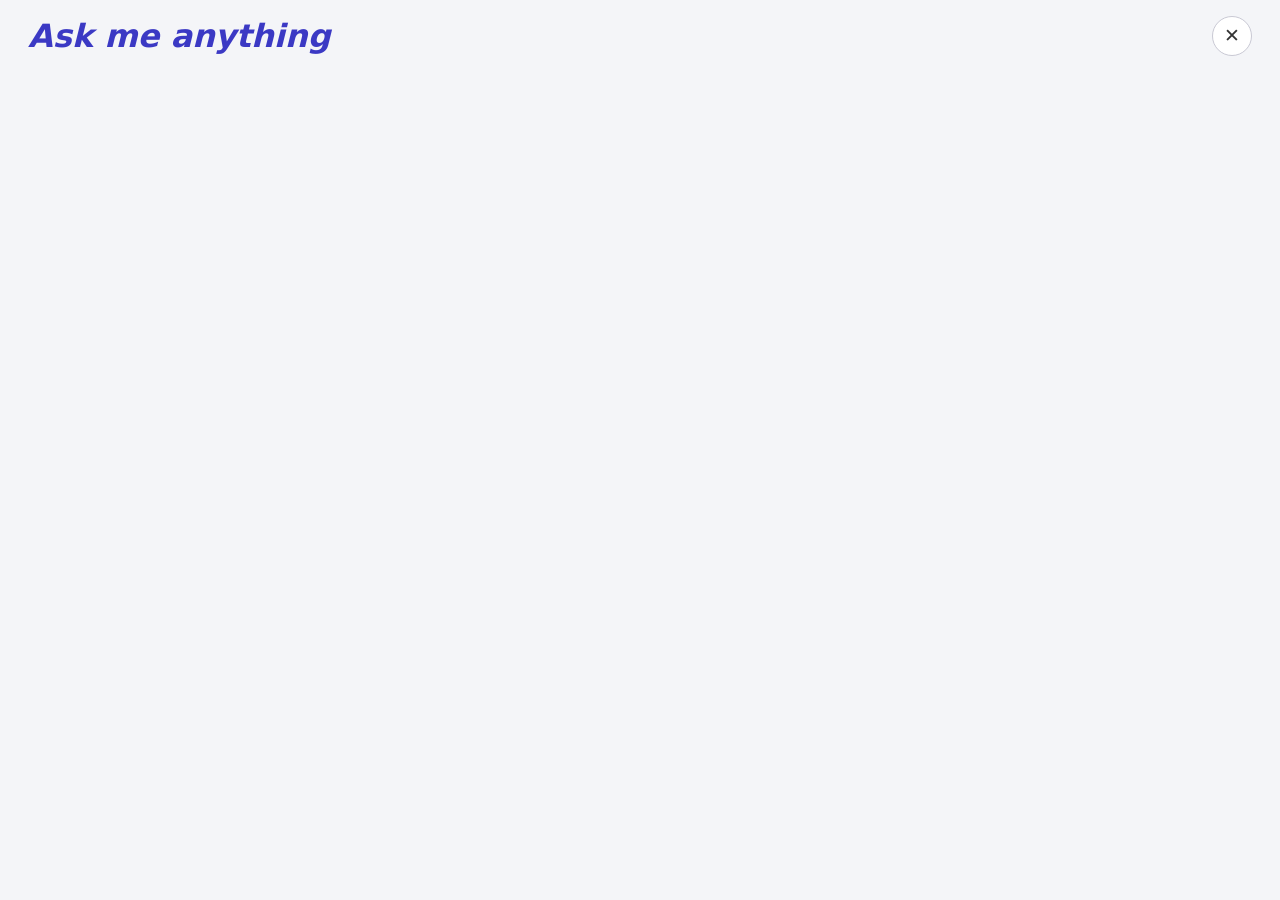
<file: chat-fullscreen.html>
<!DOCTYPE html>
<html lang="en-US">
<head>
  <meta charset="UTF-8" />
  <meta name="viewport" content="width=device-width, initial-scale=1.0" />
  <title>Ask me anything — FIFA World Cup 2026 Hospitality</title>
  <style>
    :root { --amaBlue: #3b39c4; --amaBg: #f4f5f8; --amaTop: 72px; --amaBottom: 150px; }
    html, body {
      margin: 0; padding: 0; height: 100%; width: 100%;
      overflow: hidden; background: var(--amaBg);
      font-family: system-ui, -apple-system, "Segoe UI", Roboto, sans-serif;
    }
    .ama-top {
      position: fixed; top: 0; left: 0; right: 0; height: var(--amaTop);
      display: flex; align-items: center; justify-content: space-between;
      padding: 0 28px; box-sizing: border-box; z-index: 2147483000; background: var(--amaBg);
    }
    .ama-title { color: var(--amaBlue); font-weight: 800; font-style: italic; font-size: 2rem; margin: 0; }
    .ama-close {
      width: 40px; height: 40px; border-radius: 50%; border: 1px solid #c9c9d4;
      background: #fff; cursor: pointer; font-size: 1.2rem; line-height: 1; color: #333;
      display: flex; align-items: center; justify-content: center;
    }
    .ama-close:hover { background: #f0f0f5; }

    .ama-bottom {
      position: fixed; left: 0; right: 0; bottom: 0; z-index: 2147483000;
      padding: 12px 24px 18px; box-sizing: border-box; background: var(--amaBg);
    }
    /* hidden until a conversation is created */
    .ama-bottom.ama-hidden { display: none !important; }
    .ama-pill {
      max-width: 1200px; margin: 0 auto; background: var(--amaBlue);
      border-radius: 36px; padding: 8px; display: flex; align-items: center; gap: 8px;
    }
    .ama-pill input {
      flex: 1; border: 0; outline: 0; border-radius: 28px;
      padding: 16px 20px; font-size: 1rem; background: #fff; color: #222;
    }
    .ama-send {
      width: 48px; height: 48px; border-radius: 50%; border: 0; cursor: pointer;
      background: rgba(255,255,255,.25); color: #fff; font-size: 1.1rem;
      display: flex; align-items: center; justify-content: center;
    }
    .ama-send:hover { background: rgba(255,255,255,.4); }
    .ama-quit {
      height: 48px; border-radius: 24px; border: 0; cursor: pointer; white-space: nowrap;
      background: #d0342c; color: #fff; font-size: .95rem; font-weight: 600; padding: 0 18px;
    }
    .ama-quit:hover { background: #b02a24; }
    .ama-chips { max-width: 1200px; margin: 12px auto 0; display: flex; flex-wrap: wrap; gap: 12px; justify-content: center; }
    .ama-chip {
      border: 1px solid var(--amaBlue); color: var(--amaBlue); background: #fff;
      border-radius: 22px; padding: 10px 18px; font-size: .95rem; cursor: pointer;
    }
    .ama-chip:hover { background: #eef0ff; }
  </style>
</head>
<body>
  <div class="ama-top">
    <h1 class="ama-title">Ask me anything</h1>
    <button class="ama-close" id="amaClose" aria-label="Close chat" title="Close chat">&#10005;</button>
  </div>

  <div class="ama-bottom ama-hidden">
    <div class="ama-pill">
      <input id="amaInput" type="text" placeholder="Ask me anything or log in for personalized help" autocomplete="off" aria-label="Message" />
      <button class="ama-send" id="amaSend" aria-label="Send message" title="Send">&#10148;</button>
      <button class="ama-quit" id="amaQuit" aria-label="Quit and end session" title="Quit &amp; end session">Quit</button>
    </div>
    <div class="ama-chips">
      <button class="ama-chip">Match schedule</button>
      <button class="ama-chip">Hospitality packages</button>
      <button class="ama-chip">Venues &amp; stadiums</button>
      <button class="ama-chip">What if my match is canceled?</button>
    </div>
  </div>

  <script type='text/javascript'>
    (function () {
      // onLocation MIAW deployments (Agentforce Iris) per environment.
      const ORGS = {
        staging: {
          orgId: '00DV9000004uKg5',
          deploymentName: 'Agentforce_Iris',
          siteUrl: 'https://onlocationexp--staging.sandbox.my.site.com/ESWAgentforceIris1778055798781',
          scrt2URL: 'https://onlocationexp--staging.sandbox.my.salesforce-scrt.com'
        },
        agentuat: {
          orgId: '00DV9000006H5fl',
          deploymentName: 'Agentforce_Iris',
          siteUrl: 'https://onlocationexp--agentuat.sandbox.my.site.com/ESWAgentforceIris1778055798781',
          scrt2URL: 'https://onlocationexp--agentuat.sandbox.my.salesforce-scrt.com'
        }
      };
      const params = new URLSearchParams(window.location.search);
      const orgParam = params.get('org');
      const cfg = ORGS[orgParam] || ORGS.staging;
      const lang = params.get('lang') || 'en_US';
      const DEBUG = params.get('debug') === '1';

      const input = document.getElementById('amaInput');
      const sendBtn = document.getElementById('amaSend');
      const closeBtn = document.getElementById('amaClose');

      /* ---------- Shadow-DOM helpers (ECv2 renders inside nested shadow roots) ---------- */
      function walkShadowRoots(root, cb) {
        if (!root) return;
        try { cb(root); } catch (e) {}
        let nodes;
        try { nodes = root.querySelectorAll('*'); } catch (e) { return; }
        for (const n of nodes) { if (n.shadowRoot) walkShadowRoots(n.shadowRoot, cb); }
      }

      // CSS injected into EVERY shadow root + the host doc: hide the widget's own
      // header + input footer, and make the conversation fill its container.
      const INJECT_ID = 'ama-shadow-style';
      // Conservative first pass: reliably hide the native text input (the only
      // <textarea> in the widget). The header hide is refined once we have the
      // exact class names from ?debug=1.
      const INJECT_CSS = `
        textarea { display:none !important; }
      `;
      function injectInto(root) {
        try {
          if (!root || root.getElementById && root.getElementById(INJECT_ID)) return;
          if (root.querySelector && root.querySelector('#' + INJECT_ID)) return;
          const style = document.createElement('style');
          style.id = INJECT_ID;
          style.textContent = INJECT_CSS;
          (root.appendChild ? root : document.head).appendChild(style);
        } catch (e) {}
      }

      // The MIAW conversation renders in the cross-origin iframe #embeddedMessagingFrame.
      // We can't reach inside it, but we CAN resize the iframe element to fill the band
      // between the custom title and the custom input bar. NOTE: an iframe needs an
      // EXPLICIT height (height:auto collapses it).
      // Height (px) of the widget's native input strip to clip during a live conversation.
      const NATIVE_INPUT_CLIP = 88;
      function sizeContainer() {
        const el = document.getElementById('embeddedMessagingFrame');
        if (!el) return;
        const TOP = 84;
        const bar = document.querySelector('.ama-bottom');
        const barHidden = !bar || bar.classList.contains('ama-hidden');
        const BAND_BOTTOM = barHidden ? 24 : 162; // reserve space only when the custom bar is shown
        const CLIP = barHidden ? 0 : NATIVE_INPUT_CLIP; // hide native input only during a live conversation
        const st = el.style;
        st.setProperty('position', 'fixed', 'important');
        st.setProperty('top', TOP + 'px', 'important');
        st.setProperty('bottom', 'auto', 'important');
        st.setProperty('right', 'auto', 'important');
        st.setProperty('left', '50%', 'important');
        st.setProperty('transform', 'translateX(-50%)', 'important');
        st.setProperty('width', 'min(1200px, 92vw)', 'important');
        st.setProperty('max-width', '92vw', 'important');
        // Grow the iframe by the clip amount so the visible area still fills the band;
        // clip the native input strip only during a conversation (CLIP>0), never during prechat.
        st.setProperty('height', 'calc(100vh - ' + TOP + 'px - ' + BAND_BOTTOM + 'px + ' + CLIP + 'px)', 'important');
        st.setProperty('max-height', 'none', 'important');
        st.setProperty('min-height', '0', 'important');
        st.setProperty('border', '0', 'important');
        st.setProperty('border-radius', '14px', 'important');
        st.setProperty('box-shadow', '0 1px 4px rgba(0,0,0,.08)', 'important');
        st.setProperty('clip-path', CLIP ? ('inset(0 0 ' + CLIP + 'px 0 round 14px)') : 'none', 'important');
      }

      function applyAll() {
        // Cross-origin iframe: we can only resize the iframe element itself.
        sizeContainer();
        if (DEBUG) dumpShadow();
      }

      // Debug: dump the widget's shadow-DOM structure so we can lock exact selectors.
      function dumpShadow() {
        const lines = [];
        walkShadowRoots(document.body, (root) => {
          const host = root.host;
          if (!host) return;
          const hc = host.getAttribute && host.getAttribute('class');
          lines.push('HOST: ' + host.tagName.toLowerCase() + (hc ? '.' + hc.trim().split(/\s+/).join('.') : ''));
          try {
            root.querySelectorAll('*').forEach((e) => {
              const c = e.getAttribute && e.getAttribute('class');
              const did = e.getAttribute && e.getAttribute('data-id');
              if (c || did || /textarea|button/i.test(e.tagName)) {
                lines.push('  ' + e.tagName.toLowerCase() + (c ? '.' + c.trim().split(/\s+/).join('.') : '') + (did ? '[data-id=' + did + ']' : ''));
              }
            });
          } catch (e) {}
        });
        const text = lines.join('\n');
        console.log('%c[AMA shadow dump]\n' + text, 'color:#3b39c4');
        window.__amaShadowDump = text; // read via console: window.__amaShadowDump
      }

      /* ---------- Custom input -> send into the conversation ---------- */
      function sendMessage(text) {
        const msg = (text != null ? text : input.value || '').trim();
        if (!msg) return;
        try {
          const api = window.embeddedservice_bootstrap && embeddedservice_bootstrap.utilAPI;
          if (api && typeof api.sendTextMessage === 'function') {
            api.sendTextMessage(msg).catch((e) => console.error('sendTextMessage failed:', e));
          } else {
            console.warn('embeddedservice_bootstrap.utilAPI.sendTextMessage not available in this release.');
          }
        } catch (e) { console.error('Error sending message:', e); }
        input.value = ''; input.focus();
      }

      function closeSession() {
        const done = () => { window.location.href = 'index.html'; };
        try {
          const b = window.embeddedservice_bootstrap;
          if (b && b.userVerificationAPI && typeof b.userVerificationAPI.clearSession === 'function') {
            b.userVerificationAPI.clearSession(true)
              .then(() => b.utilAPI && b.utilAPI.removeAllComponents && b.utilAPI.removeAllComponents())
              .catch(() => {}).finally(done);
          } else if (b && b.utilAPI && b.utilAPI.removeAllComponents) {
            try { b.utilAPI.removeAllComponents(); } catch (e) {} done();
          } else { done(); }
        } catch (e) { done(); }
      }

      sendBtn.addEventListener('click', () => sendMessage());
      input.addEventListener('keydown', (e) => { if (e.key === 'Enter') { e.preventDefault(); sendMessage(); } });
      closeBtn.addEventListener('click', closeSession);
      const quitBtn = document.getElementById('amaQuit');
      if (quitBtn) quitBtn.addEventListener('click', closeSession);
      document.querySelectorAll('.ama-chip').forEach((chip) => chip.addEventListener('click', () => sendMessage(chip.textContent)));

      // Show the custom input bar only after a conversation has been created.
      const bottomBar = document.querySelector('.ama-bottom');
      function showBottom() { if (bottomBar) bottomBar.classList.remove('ama-hidden'); sizeContainer(); if (input) input.focus(); }
      function hideBottom() { if (bottomBar) bottomBar.classList.add('ama-hidden'); sizeContainer(); }
      window.addEventListener('onEmbeddedMessagingConversationStarted', showBottom);
      window.addEventListener('onEmbeddedMessagingConversationOpened', showBottom);
      window.addEventListener('onEmbeddedMessagingConversationClosed', hideBottom);
      window.addEventListener('onEmbeddedMessagingWindowClosed', hideBottom);

      /* ---------- Boot MIAW ---------- */
      window.initEmbeddedMessaging = function () {
        try {
          embeddedservice_bootstrap.settings.language = lang;
          embeddedservice_bootstrap.init(cfg.orgId, cfg.deploymentName, cfg.siteUrl, { scrt2URL: cfg.scrt2URL });

          // launchChat must be called AFTER the button-created event (not onReady).
          window.addEventListener('onEmbeddedMessagingButtonCreated', () => {
            if (embeddedservice_bootstrap.utilAPI && embeddedservice_bootstrap.utilAPI.launchChat) {
              embeddedservice_bootstrap.utilAPI.launchChat().catch((e) => console.error('launchChat failed:', e));
            }
          });
          window.addEventListener('onEmbeddedMessagingReady', () => {
            try {
              embeddedservice_bootstrap.prechatAPI.setHiddenPrechatFields({ EndUserLanguage: embeddedservice_bootstrap.settings.language });
            } catch (e) {}
            // Re-apply styling as the widget renders / re-renders.
            for (const t of [300, 800, 1500, 3000, 5000, 8000]) setTimeout(applyAll, t);
            const mo = new MutationObserver(() => applyAll());
            mo.observe(document.body, { childList: true, subtree: true });
          });
        } catch (err) { console.error('Error loading Embedded Messaging: ', err); }
      };

      const s = document.createElement('script');
      s.type = 'text/javascript';
      s.src = cfg.siteUrl + '/assets/js/bootstrap.min.js';
      s.onload = window.initEmbeddedMessaging;
      document.head.appendChild(s);
    })();
  </script>
</body>
</html>
</file>
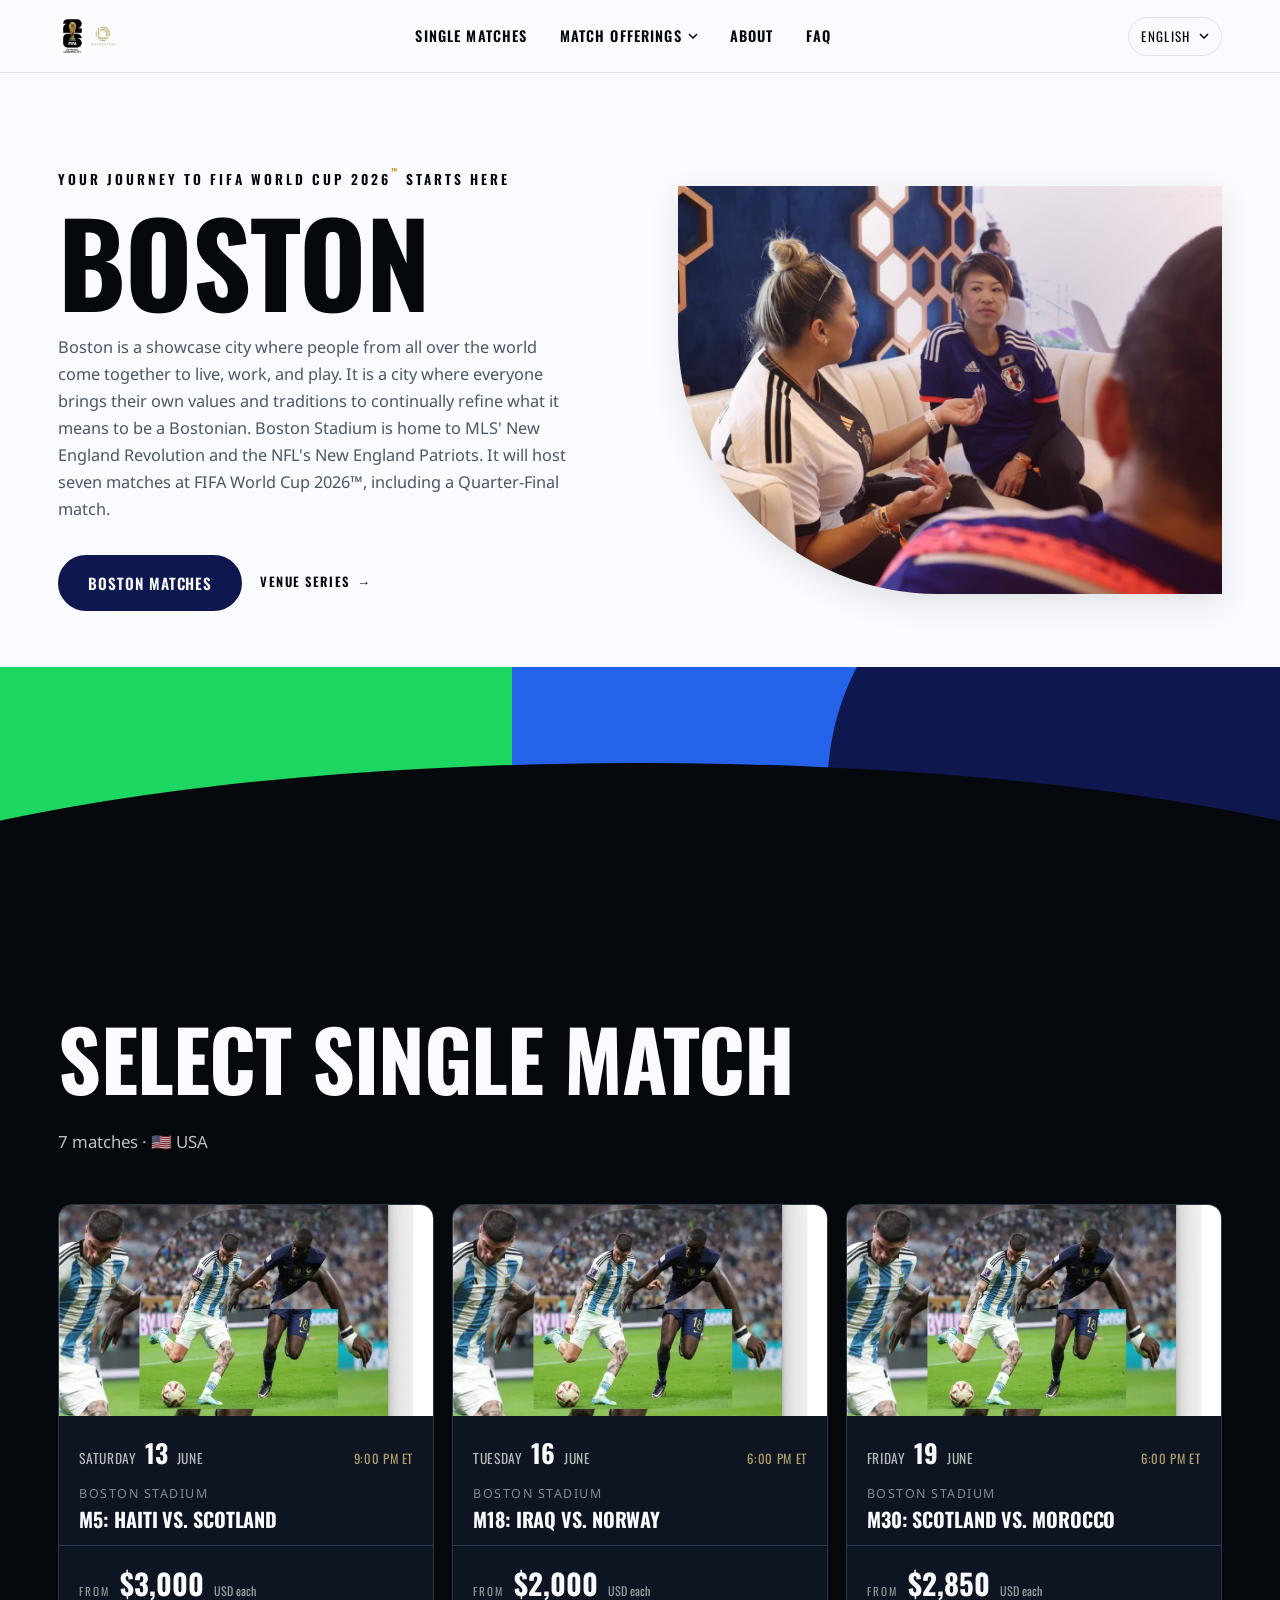
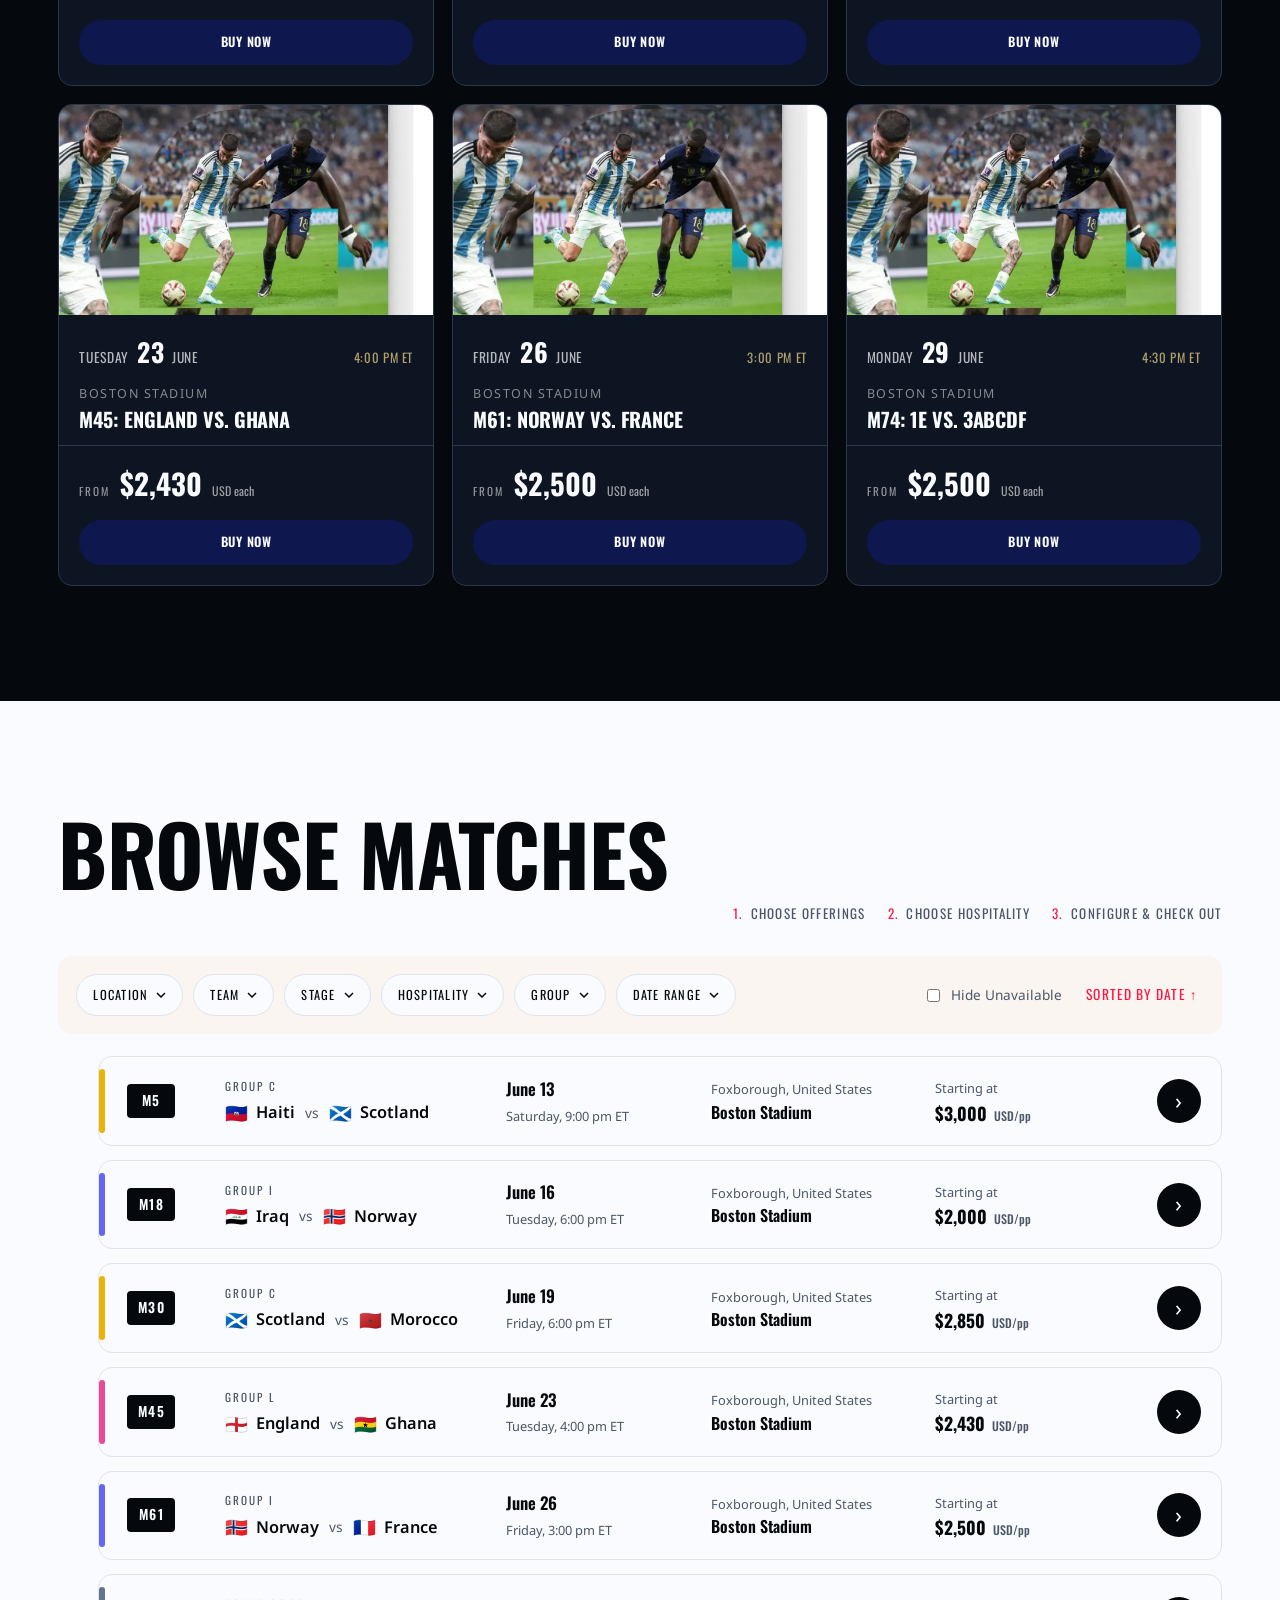
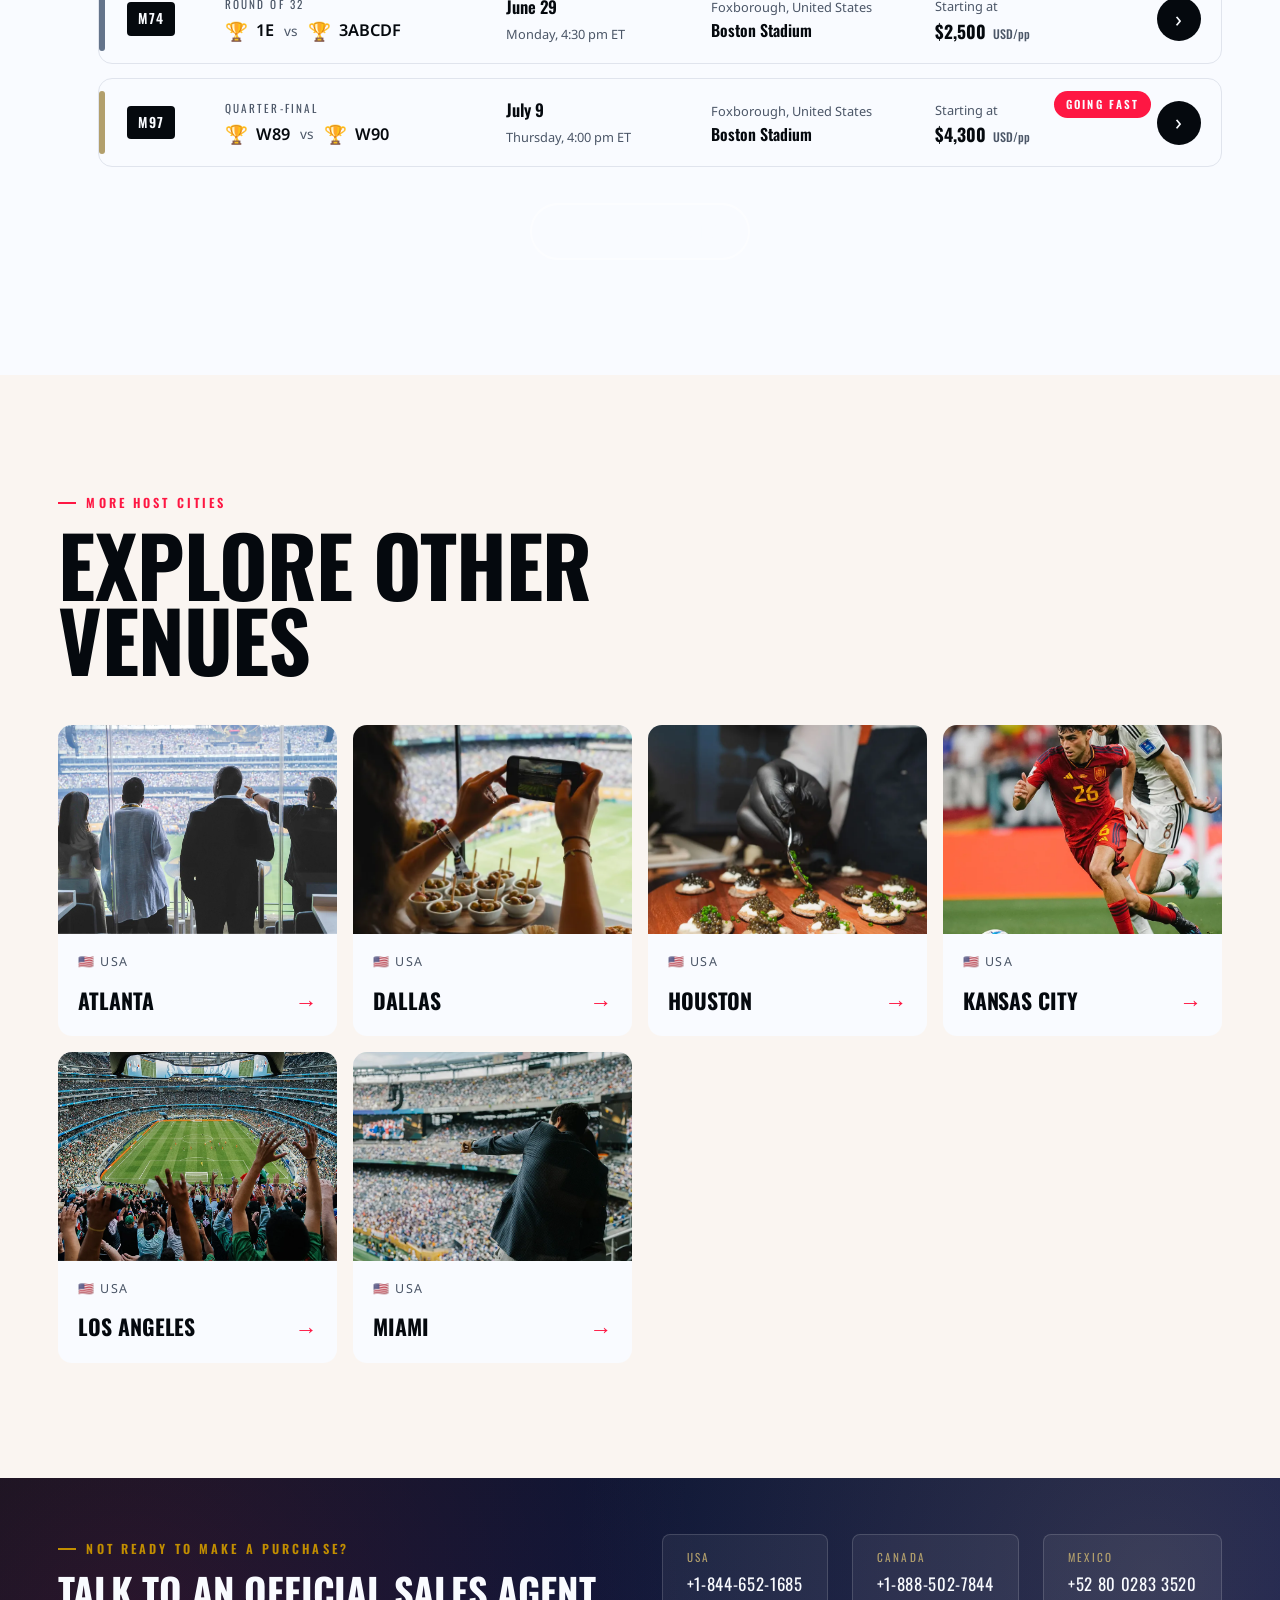
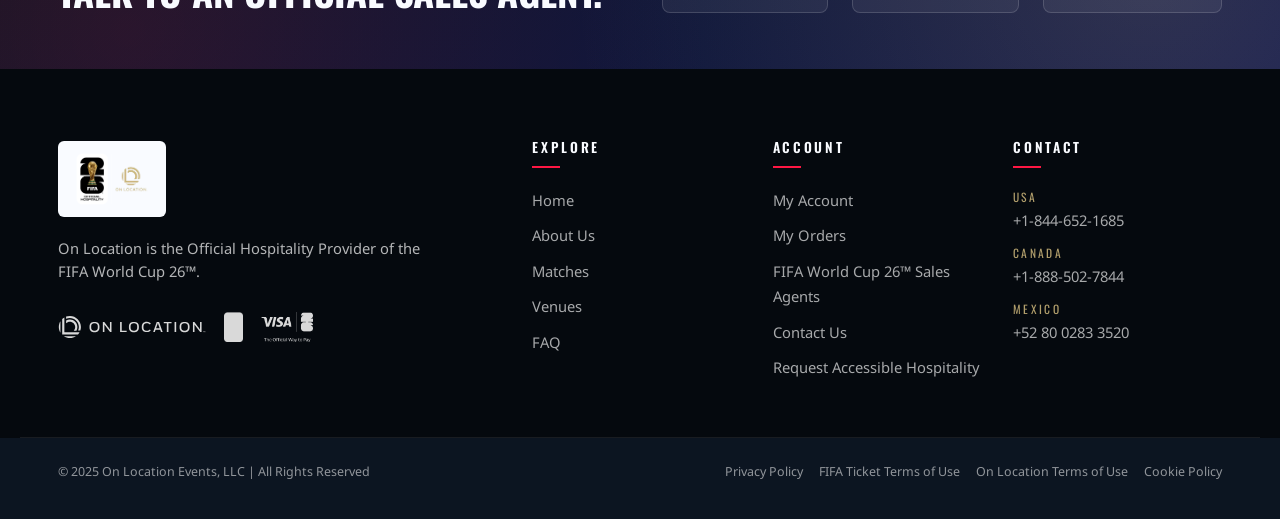
<file: venue.html>
<!DOCTYPE html>
<html lang="en-US">
<head>
  <meta charset="UTF-8" />
  <meta name="viewport" content="width=device-width, initial-scale=1.0" />
  <title>Host City — FIFA World Cup 2026™</title>
  <meta name="description" content="Explore hospitality packages for FIFA World Cup 2026™ host cities." />
  <link rel="icon" href="assets/logo-fifa.webp" />
  <link rel="preconnect" href="https://fonts.googleapis.com">
  <link rel="preconnect" href="https://fonts.gstatic.com" crossorigin>
  <link href="https://fonts.googleapis.com/css2?family=Noto+Sans:wght@300;400;500;600;700&family=Oswald:wght@500;600;700&display=swap" rel="stylesheet">
  <link rel="stylesheet" href="styles.css" />
</head>
<body class="venue-page">

  <!-- ================= Navbar ================= -->
  <header class="nav" id="top">
    <div class="nav__inner">
      <a href="index.html#top" class="nav__logo" aria-label="FIFA World Cup 2026 Official Hospitality Home">
        <img src="assets/logo-fifa-ol.webp" alt="FIFA World Cup 2026 Official Hospitality" class="nav__logo-img" />
      </a>

      <nav class="nav__menu" aria-label="Primary">
        <ul>
          <li><a class="nav__link" href="index.html#matches">Single Matches</a></li>
          <li class="has-dropdown">
            <button class="nav__link">Match Offerings <svg width="10" height="6" viewBox="0 0 10 6" aria-hidden="true"><path d="M1 1l4 4 4-4" stroke="currentColor" fill="none" stroke-width="1.5"/></svg></button>
            <ul class="nav__sub">
              <li><a href="index.html#match-offerings">Single Matches</a></li>
              <li><a href="index.html#match-offerings">Venue Series</a></li>
              <li><a href="index.html#match-offerings">Follow My Team</a></li>
              <li><a href="index.html#private-suites">Private Suites</a></li>
              <li><a href="index.html#match-offerings">Multi-Match Series</a></li>
            </ul>
          </li>
          <li><a class="nav__link" href="index.html#why">About</a></li>
          <li><a class="nav__link" href="index.html#faq">FAQ</a></li>
        </ul>
      </nav>

      <div class="nav__right">
        <div class="lang-switcher">
          <button class="lang-switcher__btn">English <svg width="10" height="6" viewBox="0 0 10 6" aria-hidden="true"><path d="M1 1l4 4 4-4" stroke="currentColor" fill="none" stroke-width="1.5"/></svg></button>
          <ul class="lang-switcher__list">
            <li><a href="#" aria-current="true">English</a></li>
            <li><a href="#">Français</a></li>
            <li><a href="#">Español</a></li>
          </ul>
        </div>
        <button class="nav__toggle" aria-label="Open menu" aria-expanded="false">
          <span></span><span></span><span></span>
        </button>
      </div>
    </div>
  </header>

  <!-- ================= Venue Hero ================= -->
  <section class="venue-hero">
    <div class="venue-hero__inner container">
      <div class="venue-hero__copy">
        <p class="venue-hero__overline">YOUR JOURNEY TO FIFA WORLD CUP 2026<sup>™</sup> STARTS HERE</p>
        <h1 class="venue-hero__title" id="venueName">—</h1>
        <p class="venue-hero__lede" id="venueDescription">Loading venue information…</p>
        <div class="venue-hero__cta">
          <a class="btn btn--primary" href="#venue-matches" id="venueMatchesCta">Matches</a>
          <a class="btn btn--link" href="index.html#match-offerings">Venue Series <span aria-hidden="true">→</span></a>
        </div>
      </div>
      <figure class="venue-hero__img">
        <img id="venueImage" src="assets/hero-stadium.webp" alt="" />
      </figure>
    </div>
    <div class="venue-hero__curve" aria-hidden="true"></div>
  </section>

  <!-- ================= Select Single Matches (cards) ================= -->
  <section class="section venue-matches" id="venue-matches">
    <div class="container">
      <div class="section__head">
        <h2 class="h-display light">Select Single Match</h2>
        <p class="section__sub light" id="venueMatchCount">Explore matches in this host city.</p>
      </div>
      <div class="match-grid" id="venueMatchGrid"></div>
    </div>
  </section>

  <!-- ================= Browse Matches (schedule list) ================= -->
  <section class="section venue-schedule" id="venue-schedule">
    <div class="container">
      <div class="venue-schedule__head">
        <h2 class="h-display">Browse Matches</h2>
        <div class="venue-schedule__steps" aria-hidden="true">
          <span><em>1.</em> Choose Offerings</span>
          <span><em>2.</em> Choose Hospitality</span>
          <span><em>3.</em> Configure &amp; Check Out</span>
        </div>
      </div>

      <div class="venue-schedule__filters">
        <button class="vs-filter"><span>Location</span><svg width="10" height="6" viewBox="0 0 10 6" aria-hidden="true"><path d="M1 1l4 4 4-4" stroke="currentColor" fill="none" stroke-width="1.5"/></svg></button>
        <button class="vs-filter"><span>Team</span><svg width="10" height="6" viewBox="0 0 10 6" aria-hidden="true"><path d="M1 1l4 4 4-4" stroke="currentColor" fill="none" stroke-width="1.5"/></svg></button>
        <button class="vs-filter"><span>Stage</span><svg width="10" height="6" viewBox="0 0 10 6" aria-hidden="true"><path d="M1 1l4 4 4-4" stroke="currentColor" fill="none" stroke-width="1.5"/></svg></button>
        <button class="vs-filter"><span>Hospitality</span><svg width="10" height="6" viewBox="0 0 10 6" aria-hidden="true"><path d="M1 1l4 4 4-4" stroke="currentColor" fill="none" stroke-width="1.5"/></svg></button>
        <button class="vs-filter"><span>Group</span><svg width="10" height="6" viewBox="0 0 10 6" aria-hidden="true"><path d="M1 1l4 4 4-4" stroke="currentColor" fill="none" stroke-width="1.5"/></svg></button>
        <button class="vs-filter"><span>Date Range</span><svg width="10" height="6" viewBox="0 0 10 6" aria-hidden="true"><path d="M1 1l4 4 4-4" stroke="currentColor" fill="none" stroke-width="1.5"/></svg></button>

        <div class="venue-schedule__toggle">
          <label class="vs-toggle"><input type="checkbox" id="hideUnavailable"/><span>Hide Unavailable</span></label>
          <button class="vs-sort">Sorted by Date <span aria-hidden="true">↑</span></button>
        </div>
      </div>

      <ol class="schedule-list" id="scheduleList"></ol>

      <div class="venue-matches__more">
        <a class="btn btn--ghost-dark" href="index.html#matches">Explore All Matches</a>
      </div>
    </div>
  </section>

  <!-- ================= Other Venues ================= -->
  <section class="section other-venues">
    <div class="container">
      <div class="section__head">
        <p class="eyebrow">More Host Cities</p>
        <h2 class="h-display">Explore other <br/>venues</h2>
      </div>
      <div class="other-venues__grid" id="otherVenuesGrid"></div>
    </div>
  </section>

  <!-- ================= CTA Strip ================= -->
  <section class="cta-strip">
    <div class="container cta-strip__inner">
      <div>
        <p class="eyebrow eyebrow--gold">Not ready to make a purchase?</p>
        <h3>Talk to an Official Sales Agent.</h3>
      </div>
      <div class="cta-strip__phones">
        <a href="tel:+18446521685"><span>USA</span>+1-844-652-1685</a>
        <a href="tel:+18885027844"><span>Canada</span>+1-888-502-7844</a>
        <a href="tel:+52800283350"><span>Mexico</span>+52 80 0283 3520</a>
      </div>
    </div>
  </section>

  <!-- ================= Footer ================= -->
  <footer class="footer">
    <div class="container footer__inner">
      <div class="footer__brand">
        <img src="assets/logo-fifa-ol.webp" alt="FIFA World Cup 26 Official Hospitality" class="footer__logo" />
        <p>On Location is the Official Hospitality Provider of the FIFA World Cup 26™.</p>
        <div class="footer__partners">
          <img src="assets/logo-onlocation.svg" alt="On Location" />
          <img src="assets/logo-fifa.webp" alt="FIFA" />
          <img src="assets/logo-visa.webp" alt="VISA" />
        </div>
      </div>
      <div class="footer__cols">
        <div>
          <h5>Explore</h5>
          <ul>
            <li><a href="index.html#top">Home</a></li>
            <li><a href="index.html#why">About Us</a></li>
            <li><a href="index.html#matches">Matches</a></li>
            <li><a href="index.html#browse">Venues</a></li>
            <li><a href="index.html#faq">FAQ</a></li>
          </ul>
        </div>
        <div>
          <h5>Account</h5>
          <ul>
            <li><a href="#">My Account</a></li>
            <li><a href="#">My Orders</a></li>
            <li><a href="#">FIFA World Cup 26™ Sales Agents</a></li>
            <li><a href="#">Contact Us</a></li>
            <li><a href="#">Request Accessible Hospitality</a></li>
          </ul>
        </div>
        <div>
          <h5>Contact</h5>
          <ul class="footer__phones">
            <li><em>USA</em><a href="tel:+18446521685">+1-844-652-1685</a></li>
            <li><em>Canada</em><a href="tel:+18885027844">+1-888-502-7844</a></li>
            <li><em>Mexico</em><a href="tel:+52800283350">+52 80 0283 3520</a></li>
          </ul>
        </div>
      </div>
    </div>
    <div class="footer__legal">
      <div class="container footer__legal-inner">
        <p>© 2025 On Location Events, LLC | All Rights Reserved</p>
        <ul>
          <li><a href="#">Privacy Policy</a></li>
          <li><a href="#">FIFA Ticket Terms of Use</a></li>
          <li><a href="#">On Location Terms of Use</a></li>
          <li><a href="#">Cookie Policy</a></li>
        </ul>
      </div>
    </div>
  </footer>

  <script src="venue.js"></script>
</body>
</html>
</file>
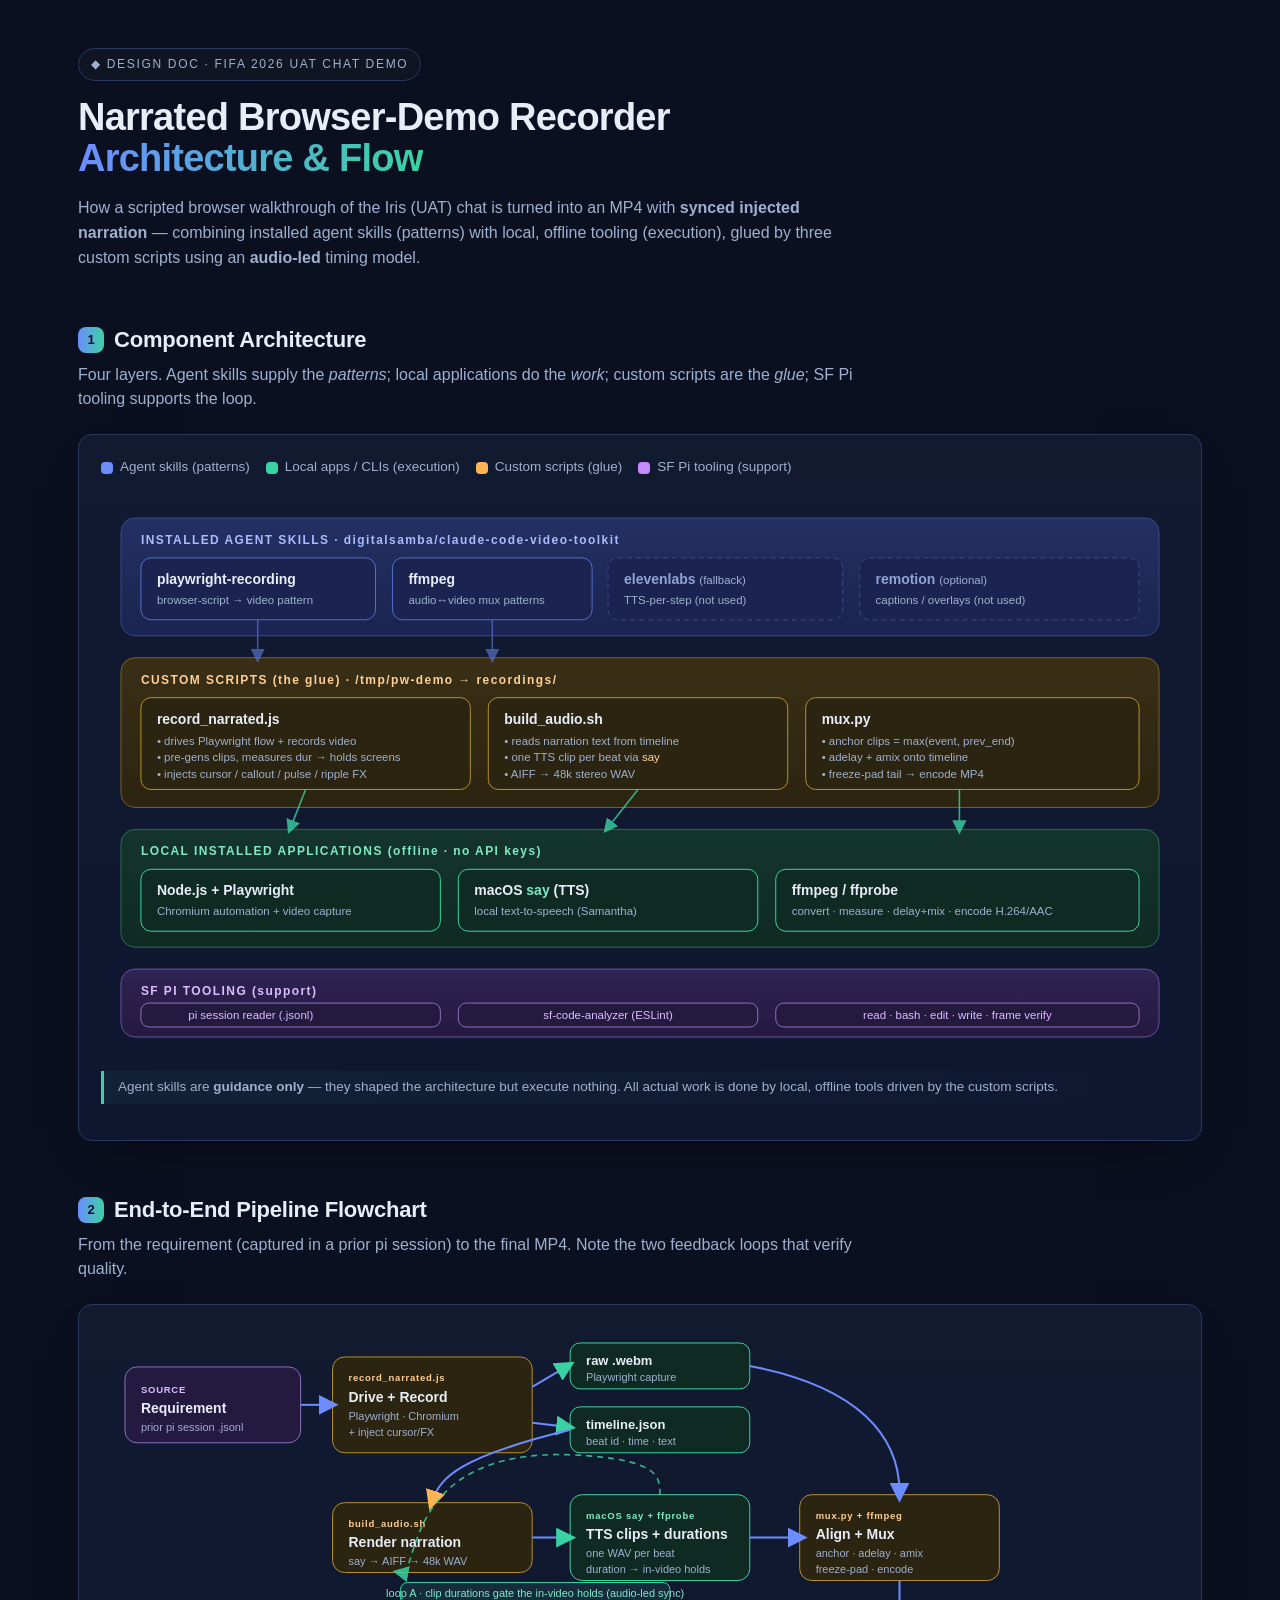
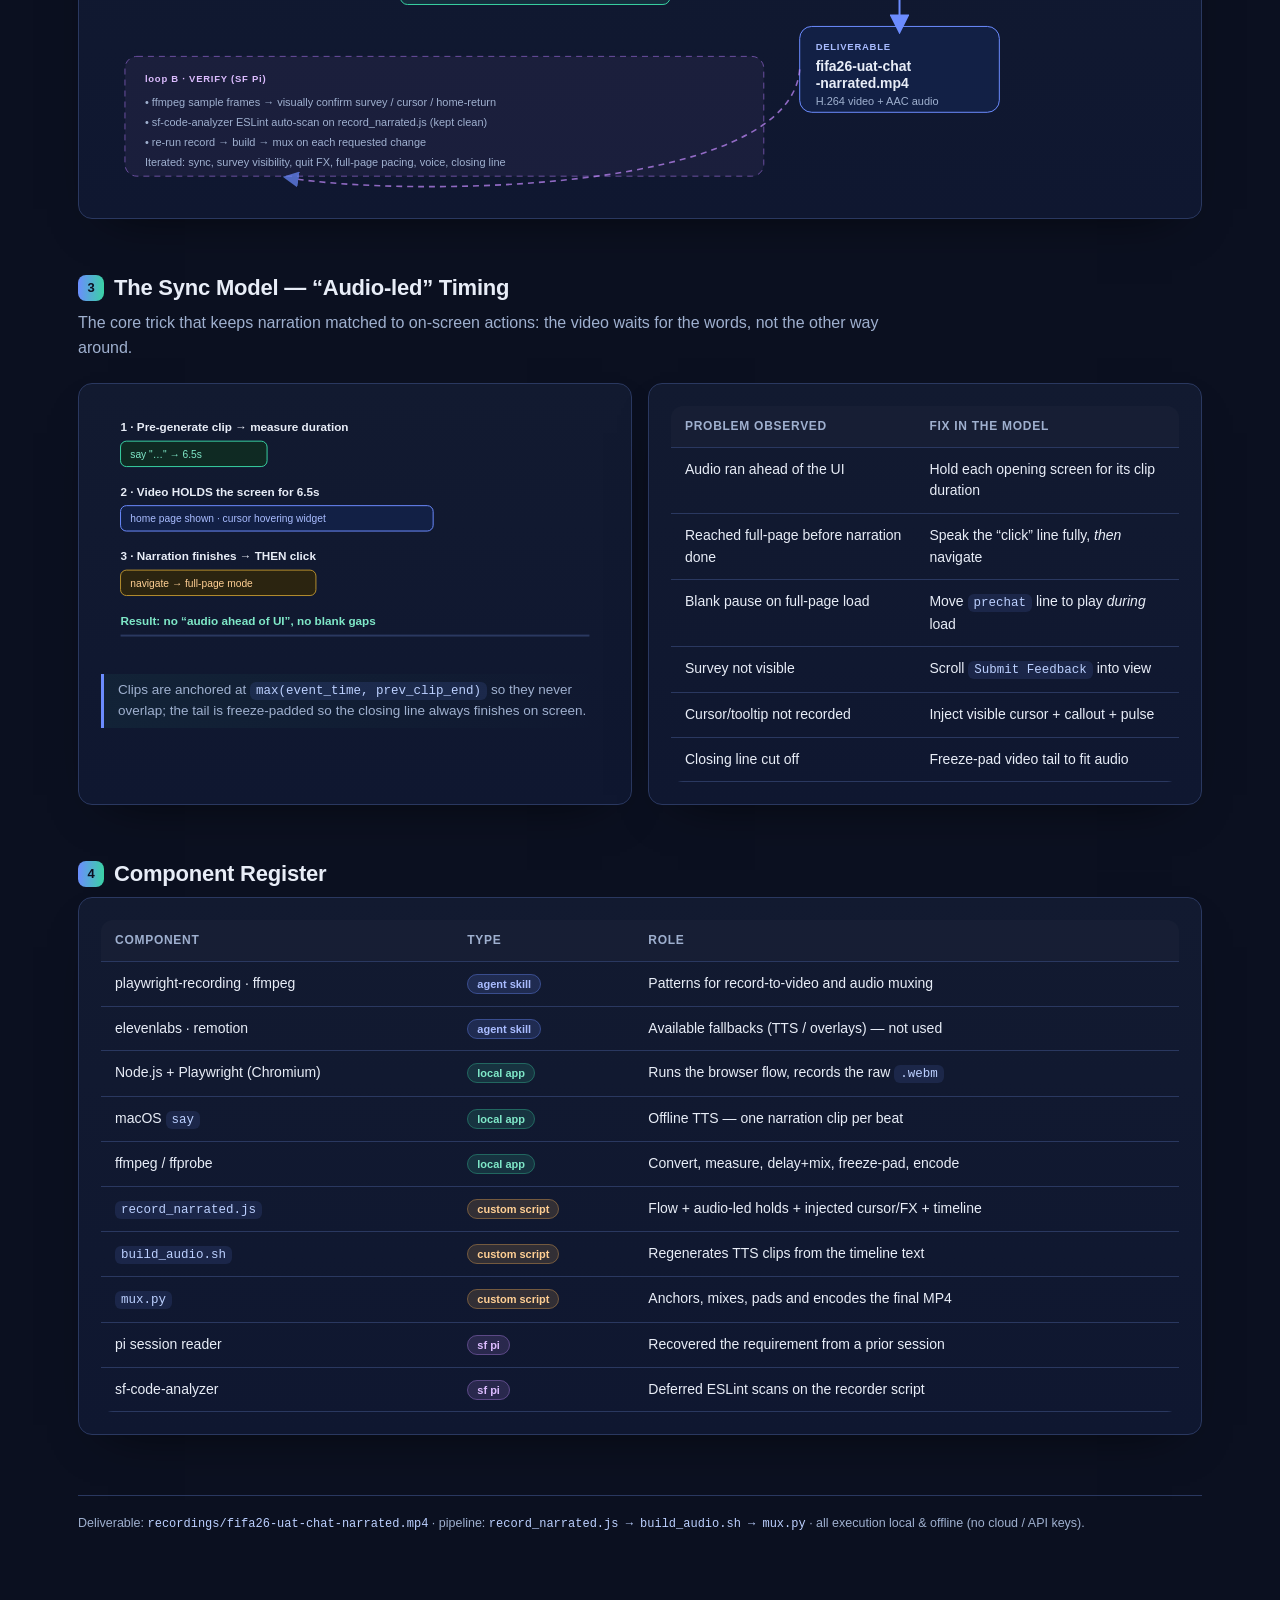
<file: recordings/architecture.html>
<!DOCTYPE html>
<html lang="en">
<head>
<meta charset="UTF-8" />
<meta name="viewport" content="width=device-width, initial-scale=1.0" />
<title>Narrated Demo Recorder — Architecture &amp; Flow</title>
<style>
  :root{
    --bg:#0b1020; --panel:#121a30; --panel2:#0f1730; --ink:#e8edf7; --muted:#9fb0cf;
    --line:#2a3860; --accent:#6c8cff; --accent2:#39d3a3; --accent3:#ffb454; --accent4:#ff6b6b;
    --skill:#6c8cff; --local:#39d3a3; --glue:#ffb454; --pi:#c58bff; --radius:14px;
    --mono:'SF Mono',ui-monospace,Menlo,Consolas,monospace;
    --sans:-apple-system,BlinkMacSystemFont,'Segoe UI',Roboto,Helvetica,Arial,sans-serif;
  }
  *{box-sizing:border-box}
  body{margin:0;background:radial-gradient(1200px 600px at 80% -10%,#1a2547 0%,var(--bg) 55%);color:var(--ink);font-family:var(--sans);line-height:1.55;-webkit-font-smoothing:antialiased}
  .wrap{max-width:1180px;margin:0 auto;padding:48px 28px 80px}
  header.hero{margin-bottom:36px}
  .eyebrow{display:inline-flex;align-items:center;gap:8px;font-size:12px;letter-spacing:.14em;text-transform:uppercase;color:var(--muted);border:1px solid var(--line);padding:6px 12px;border-radius:999px;background:rgba(255,255,255,.02)}
  h1{font-size:38px;line-height:1.1;margin:16px 0 10px;font-weight:800;letter-spacing:-.02em}
  h1 span{background:linear-gradient(92deg,var(--accent),var(--accent2));-webkit-background-clip:text;background-clip:text;color:transparent}
  .sub{color:var(--muted);max-width:760px;font-size:16px}
  h2{font-size:22px;margin:52px 0 6px;font-weight:750;letter-spacing:-.01em;display:flex;align-items:center;gap:10px}
  h2 .n{font-size:13px;color:var(--bg);background:linear-gradient(92deg,var(--accent),var(--accent2));width:26px;height:26px;border-radius:8px;display:grid;place-items:center;font-weight:800}
  .lead{color:var(--muted);margin:2px 0 22px;max-width:820px}
  .card{background:linear-gradient(180deg,var(--panel),var(--panel2));border:1px solid var(--line);border-radius:var(--radius);padding:22px;box-shadow:0 20px 50px -30px rgba(0,0,0,.8)}
  .legend{display:flex;flex-wrap:wrap;gap:16px;margin:0 0 20px;font-size:13.5px;color:var(--muted)}
  .legend span{display:inline-flex;align-items:center;gap:7px}
  .dot{width:12px;height:12px;border-radius:4px;display:inline-block}
  .d-skill{background:var(--skill)} .d-local{background:var(--local)} .d-glue{background:var(--glue)} .d-pi{background:var(--pi)}
  svg{width:100%;height:auto;display:block}
  .grid{display:grid;gap:16px}
  @media(min-width:820px){.grid.cols-2{grid-template-columns:1fr 1fr}}
  table{width:100%;border-collapse:collapse;font-size:14px;overflow:hidden;border-radius:12px}
  th,td{text-align:left;padding:11px 14px;border-bottom:1px solid var(--line);vertical-align:top}
  th{color:var(--muted);font-weight:600;font-size:12px;letter-spacing:.06em;text-transform:uppercase;background:rgba(255,255,255,.02)}
  td code,code{font-family:var(--mono);font-size:12.5px;background:rgba(108,140,255,.12);color:#bcd0ff;padding:2px 6px;border-radius:6px}
  .pill{font-size:11px;font-weight:700;padding:3px 9px;border-radius:999px;white-space:nowrap}
  .p-skill{background:rgba(108,140,255,.16);color:#a9bcff;border:1px solid rgba(108,140,255,.35)}
  .p-local{background:rgba(57,211,163,.14);color:#7fe8c8;border:1px solid rgba(57,211,163,.32)}
  .p-glue{background:rgba(255,180,84,.14);color:#ffcf94;border:1px solid rgba(255,180,84,.32)}
  .p-pi{background:rgba(197,139,255,.14);color:#dcbcff;border:1px solid rgba(197,139,255,.32)}
  .note{margin-top:14px;font-size:13.5px;color:var(--muted);border-left:3px solid var(--accent2);padding:6px 0 6px 14px;background:linear-gradient(90deg,rgba(57,211,163,.06),transparent)}
  footer{margin-top:60px;color:var(--muted);font-size:12.5px;border-top:1px solid var(--line);padding-top:18px}
  .kbd{font-family:var(--mono);font-size:12px;color:#bcd0ff}
</style>
</head>
<body>
<div class="wrap">

  <header class="hero">
    <span class="eyebrow">◆ Design Doc · FIFA 2026 UAT Chat Demo</span>
    <h1>Narrated Browser-Demo Recorder<br><span>Architecture &amp; Flow</span></h1>
    <p class="sub">How a scripted browser walkthrough of the Iris (UAT) chat is turned into an MP4 with <b>synced injected narration</b> — combining installed agent skills (patterns) with local, offline tooling (execution), glued by three custom scripts using an <b>audio-led</b> timing model.</p>
  </header>

  <!-- ============ 1. COMPONENT ARCHITECTURE ============ -->
  <h2><span class="n">1</span> Component Architecture</h2>
  <p class="lead">Four layers. Agent skills supply the <em>patterns</em>; local applications do the <em>work</em>; custom scripts are the <em>glue</em>; SF&nbsp;Pi tooling supports the loop.</p>

  <div class="card">
    <div class="legend">
      <span><i class="dot d-skill"></i> Agent skills (patterns)</span>
      <span><i class="dot d-local"></i> Local apps / CLIs (execution)</span>
      <span><i class="dot d-glue"></i> Custom scripts (glue)</span>
      <span><i class="dot d-pi"></i> SF Pi tooling (support)</span>
    </div>

    <svg viewBox="0 0 1080 560" role="img" aria-label="Component architecture diagram">
      <defs>
        <linearGradient id="gskill" x1="0" y1="0" x2="0" y2="1"><stop offset="0" stop-color="#233062"/><stop offset="1" stop-color="#1a2450"/></linearGradient>
        <linearGradient id="glocal" x1="0" y1="0" x2="0" y2="1"><stop offset="0" stop-color="#14352c"/><stop offset="1" stop-color="#0f2a23"/></linearGradient>
        <linearGradient id="gglue" x1="0" y1="0" x2="0" y2="1"><stop offset="0" stop-color="#3a2f16"/><stop offset="1" stop-color="#2b2410"/></linearGradient>
        <linearGradient id="gpi" x1="0" y1="0" x2="0" y2="1"><stop offset="0" stop-color="#2e2352"/><stop offset="1" stop-color="#241a40"/></linearGradient>
        <style>
          .lbl{fill:#e8edf7;font:600 14px var(--sans,sans-serif)}
          .sm{fill:#9fb0cf;font:400 11.5px var(--sans,sans-serif)}
          .hd{font:800 12px var(--sans,sans-serif);letter-spacing:.12em}
          .box{rx:12;stroke-width:1.5}
        </style>
      </defs>

      <!-- Layer 1: agent skills -->
      <rect x="20" y="20" width="1040" height="118" rx="14" fill="url(#gskill)" stroke="#3a4a86"/>
      <text x="40" y="46" class="hd" fill="#a9bcff">INSTALLED AGENT SKILLS · digitalsamba/claude-code-video-toolkit</text>
      <!-- skill boxes -->
      <g>
        <rect x="40" y="60" width="235" height="62" rx="10" fill="#1b2450" stroke="#5570c8"/>
        <text x="56" y="86" class="lbl">playwright-recording</text><text x="56" y="106" class="sm">browser-script → video pattern</text>
        <rect x="292" y="60" width="200" height="62" rx="10" fill="#1b2450" stroke="#5570c8"/>
        <text x="308" y="86" class="lbl">ffmpeg</text><text x="308" y="106" class="sm">audio↔video mux patterns</text>
        <rect x="508" y="60" width="235" height="62" rx="10" fill="#1b2450" stroke="#3a4a86" stroke-dasharray="5 4"/>
        <text x="524" y="86" class="lbl" style="fill:#8ea3d8">elevenlabs <tspan class="sm">(fallback)</tspan></text><text x="524" y="106" class="sm">TTS-per-step (not used)</text>
        <rect x="760" y="60" width="280" height="62" rx="10" fill="#1b2450" stroke="#3a4a86" stroke-dasharray="5 4"/>
        <text x="776" y="86" class="lbl" style="fill:#8ea3d8">remotion <tspan class="sm">(optional)</tspan></text><text x="776" y="106" class="sm">captions / overlays (not used)</text>
      </g>

      <!-- Layer 2: custom scripts (glue) -->
      <rect x="20" y="160" width="1040" height="150" rx="14" fill="url(#gglue)" stroke="#7a6326"/>
      <text x="40" y="186" class="hd" fill="#ffcf94">CUSTOM SCRIPTS (the glue) · /tmp/pw-demo → recordings/</text>
      <g>
        <rect x="40" y="200" width="330" height="92" rx="10" fill="#2b2410" stroke="#b7902f"/>
        <text x="56" y="226" class="lbl">record_narrated.js</text>
        <text x="56" y="247" class="sm">• drives Playwright flow + records video</text>
        <text x="56" y="264" class="sm">• pre-gens clips, measures dur → holds screens</text>
        <text x="56" y="281" class="sm">• injects cursor / callout / pulse / ripple FX</text>

        <rect x="388" y="200" width="300" height="92" rx="10" fill="#2b2410" stroke="#b7902f"/>
        <text x="404" y="226" class="lbl">build_audio.sh</text>
        <text x="404" y="247" class="sm">• reads narration text from timeline</text>
        <text x="404" y="264" class="sm">• one TTS clip per beat via <tspan style="fill:#ffd9a0">say</tspan></text>
        <text x="404" y="281" class="sm">• AIFF → 48k stereo WAV</text>

        <rect x="706" y="200" width="334" height="92" rx="10" fill="#2b2410" stroke="#b7902f"/>
        <text x="722" y="226" class="lbl">mux.py</text>
        <text x="722" y="247" class="sm">• anchor clips = max(event, prev_end)</text>
        <text x="722" y="264" class="sm">• adelay + amix onto timeline</text>
        <text x="722" y="281" class="sm">• freeze-pad tail → encode MP4</text>
      </g>

      <!-- Layer 3: local tools -->
      <rect x="20" y="332" width="1040" height="118" rx="14" fill="url(#glocal)" stroke="#2c6b57"/>
      <text x="40" y="358" class="hd" fill="#7fe8c8">LOCAL INSTALLED APPLICATIONS (offline · no API keys)</text>
      <g>
        <rect x="40" y="372" width="300" height="62" rx="10" fill="#0f2a23" stroke="#39d3a3"/>
        <text x="56" y="398" class="lbl">Node.js + Playwright</text><text x="56" y="418" class="sm">Chromium automation + video capture</text>
        <rect x="358" y="372" width="300" height="62" rx="10" fill="#0f2a23" stroke="#39d3a3"/>
        <text x="374" y="398" class="lbl">macOS&nbsp;<tspan style="fill:#7fe8c8">say</tspan> (TTS)</text><text x="374" y="418" class="sm">local text-to-speech (Samantha)</text>
        <rect x="676" y="372" width="364" height="62" rx="10" fill="#0f2a23" stroke="#39d3a3"/>
        <text x="692" y="398" class="lbl">ffmpeg / ffprobe</text><text x="692" y="418" class="sm">convert · measure · delay+mix · encode H.264/AAC</text>
      </g>

      <!-- Layer 4: SF Pi -->
      <rect x="20" y="472" width="1040" height="68" rx="14" fill="url(#gpi)" stroke="#6b4fa0"/>
      <text x="40" y="498" class="hd" fill="#dcbcff">SF PI TOOLING (support)</text>
      <g>
        <rect x="40" y="506" width="300" height="24" rx="8" fill="#241a40" stroke="#8b6fc0"/><text x="150" y="522" class="sm" text-anchor="middle" style="fill:#dcbcff">pi session reader (.jsonl)</text>
        <rect x="358" y="506" width="300" height="24" rx="8" fill="#241a40" stroke="#8b6fc0"/><text x="508" y="522" class="sm" text-anchor="middle" style="fill:#dcbcff">sf-code-analyzer (ESLint)</text>
        <rect x="676" y="506" width="364" height="24" rx="8" fill="#241a40" stroke="#8b6fc0"/><text x="858" y="522" class="sm" text-anchor="middle" style="fill:#dcbcff">read · bash · edit · write · frame verify</text>
      </g>

      <!-- arrows skills->glue -->
      <g stroke="#5570c8" stroke-width="1.6" fill="none" opacity=".7">
        <path d="M157 122 L157 158" marker-end="url(#ar)"/><path d="M392 122 L392 158" marker-end="url(#ar)"/>
      </g>
      <!-- arrows glue<->local -->
      <g stroke="#39d3a3" stroke-width="1.6" fill="none" opacity=".8">
        <path d="M205 292 L190 330" marker-end="url(#arg)"/>
        <path d="M538 292 L508 330" marker-end="url(#arg)"/>
        <path d="M860 292 L860 330" marker-end="url(#arg)"/>
      </g>
      <defs>
        <marker id="ar" markerWidth="9" markerHeight="9" refX="4.5" refY="4.5" orient="auto"><path d="M0 0 L9 4.5 L0 9 z" fill="#5570c8"/></marker>
        <marker id="arg" markerWidth="9" markerHeight="9" refX="4.5" refY="4.5" orient="auto"><path d="M0 0 L9 4.5 L0 9 z" fill="#39d3a3"/></marker>
      </defs>
    </svg>
    <p class="note">Agent skills are <b>guidance only</b> — they shaped the architecture but execute nothing. All actual work is done by local, offline tools driven by the custom scripts.</p>
  </div>

  <!-- ============ 2. PIPELINE FLOWCHART ============ -->
  <h2><span class="n">2</span> End-to-End Pipeline Flowchart</h2>
  <p class="lead">From the requirement (captured in a prior pi session) to the final MP4. Note the two feedback loops that verify quality.</p>

  <div class="card">
    <svg viewBox="0 0 1080 470" role="img" aria-label="Pipeline flowchart">
      <defs>
        <marker id="a" markerWidth="10" markerHeight="10" refX="5" refY="5" orient="auto"><path d="M0 0 L10 5 L0 10 z" fill="#6c8cff"/></marker>
        <marker id="ag" markerWidth="10" markerHeight="10" refX="5" refY="5" orient="auto"><path d="M0 0 L10 5 L0 10 z" fill="#39d3a3"/></marker>
        <marker id="ao" markerWidth="10" markerHeight="10" refX="5" refY="5" orient="auto"><path d="M0 0 L10 5 L0 10 z" fill="#ffb454"/></marker>
        <style>
          .ttl{fill:#e8edf7;font:700 14px var(--sans,sans-serif)}
          .cap{fill:#9fb0cf;font:400 11px var(--sans,sans-serif)}
          .tag{font:800 9.5px var(--sans,sans-serif);letter-spacing:.08em}
          .flow{fill:none;stroke:#6c8cff;stroke-width:2}
        </style>
      </defs>

      <!-- node helper look -->
      <!-- 1 requirement -->
      <rect x="24" y="40" width="176" height="76" rx="12" fill="#241a40" stroke="#8b6fc0"/>
      <text x="40" y="66" class="tag" fill="#dcbcff">SOURCE</text>
      <text x="40" y="86" class="ttl">Requirement</text>
      <text x="40" y="104" class="cap">prior pi session .jsonl</text>

      <!-- 2 record -->
      <rect x="232" y="30" width="200" height="96" rx="12" fill="#2b2410" stroke="#b7902f"/>
      <text x="248" y="54" class="tag" fill="#ffcf94">record_narrated.js</text>
      <text x="248" y="75" class="ttl">Drive + Record</text>
      <text x="248" y="93" class="cap">Playwright · Chromium</text>
      <text x="248" y="109" class="cap">+ inject cursor/FX</text>

      <!-- 2 outputs -->
      <rect x="470" y="16" width="180" height="46" rx="10" fill="#0f2a23" stroke="#39d3a3"/>
      <text x="486" y="38" class="ttl" style="font-size:13px">raw .webm</text><text x="486" y="54" class="cap">Playwright capture</text>
      <rect x="470" y="80" width="180" height="46" rx="10" fill="#0f2a23" stroke="#39d3a3"/>
      <text x="486" y="102" class="ttl" style="font-size:13px">timeline.json</text><text x="486" y="118" class="cap">beat id · time · text</text>

      <!-- 3 pre-gen / say -->
      <rect x="470" y="168" width="180" height="86" rx="12" fill="#0f2a23" stroke="#39d3a3"/>
      <text x="486" y="192" class="tag" fill="#7fe8c8">macOS say + ffprobe</text>
      <text x="486" y="212" class="ttl">TTS clips + durations</text>
      <text x="486" y="230" class="cap">one WAV per beat</text>
      <text x="486" y="246" class="cap">duration → in-video holds</text>

      <!-- 4 build_audio -->
      <rect x="232" y="176" width="200" height="70" rx="12" fill="#2b2410" stroke="#b7902f"/>
      <text x="248" y="200" class="tag" fill="#ffcf94">build_audio.sh</text>
      <text x="248" y="220" class="ttl">Render narration</text>
      <text x="248" y="238" class="cap">say → AIFF → 48k WAV</text>

      <!-- 5 mux -->
      <rect x="700" y="168" width="200" height="86" rx="12" fill="#2b2410" stroke="#b7902f"/>
      <text x="716" y="192" class="tag" fill="#ffcf94">mux.py + ffmpeg</text>
      <text x="716" y="212" class="ttl">Align + Mux</text>
      <text x="716" y="230" class="cap">anchor · adelay · amix</text>
      <text x="716" y="246" class="cap">freeze-pad · encode</text>

      <!-- 6 output -->
      <rect x="700" y="300" width="200" height="86" rx="12" fill="#122045" stroke="#6c8cff"/>
      <text x="716" y="324" class="tag" fill="#a9bcff">DELIVERABLE</text>
      <text x="716" y="345" class="ttl">fifa26-uat-chat</text>
      <text x="716" y="362" class="ttl">-narrated.mp4</text>
      <text x="716" y="379" class="cap">H.264 video + AAC audio</text>

      <!-- flows -->
      <path class="flow" d="M200 78 L228 78" marker-end="url(#a)"/>
      <path class="flow" d="M432 60 L466 40" marker-end="url(#ag)" stroke="#39d3a3"/>
      <path class="flow" d="M432 96 L466 100" marker-end="url(#ag)" stroke="#39d3a3"/>
      <!-- timeline text -> build_audio -->
      <path class="flow" d="M470 103 C 360 130, 340 150, 332 174" marker-end="url(#ao)" stroke="#ffb454"/>
      <!-- build_audio -> clips -->
      <path class="flow" d="M432 211 L466 211" marker-end="url(#ag)" stroke="#39d3a3"/>
      <!-- clips -> mux -->
      <path class="flow" d="M650 211 L698 211" marker-end="url(#a)"/>
      <!-- webm -> mux -->
      <path class="flow" d="M650 39 C 760 60, 800 110, 800 166" marker-end="url(#a)"/>
      <!-- mux -> output -->
      <path class="flow" d="M800 254 L800 298" marker-end="url(#a)"/>

      <!-- feedback loop 1: durations back into record (audio-led) -->
      <path d="M560 168 C 560 150, 560 132, 470 128 C 300 122, 320 250, 300 246" fill="none" stroke="#39d3a3" stroke-width="1.6" stroke-dasharray="6 5" marker-end="url(#ag)" opacity=".85"/>
      <rect x="300" y="256" width="270" height="22" rx="7" fill="rgba(57,211,163,.1)" stroke="#39d3a3"/>
      <text x="435" y="271" class="cap" text-anchor="middle" style="fill:#7fe8c8">loop A · clip durations gate the in-video holds (audio-led sync)</text>

      <!-- feedback loop 2: frame verify + eslint -->
      <rect x="24" y="330" width="640" height="120" rx="12" fill="rgba(197,139,255,.06)" stroke="#6b4fa0" stroke-dasharray="6 5"/>
      <text x="44" y="356" class="tag" fill="#dcbcff">loop B · VERIFY (SF Pi)</text>
      <text x="44" y="380" class="cap">• ffmpeg sample frames → visually confirm survey / cursor / home-return</text>
      <text x="44" y="400" class="cap">• sf-code-analyzer ESLint auto-scan on record_narrated.js (kept clean)</text>
      <text x="44" y="420" class="cap">• re-run record → build → mux on each requested change</text>
      <text x="44" y="440" class="cap">Iterated: sync, survey visibility, quit FX, full-page pacing, voice, closing line</text>
      <path d="M700 343 C 690 470, 300 470, 190 452" fill="none" stroke="#c58bff" stroke-width="1.6" stroke-dasharray="6 5" marker-end="url(#a)" opacity=".7" style="stroke:#c58bff"/>
    </svg>
  </div>

  <!-- ============ 3. AUDIO-LED SYNC ============ -->
  <h2><span class="n">3</span> The Sync Model — “Audio-led” Timing</h2>
  <p class="lead">The core trick that keeps narration matched to on-screen actions: the video waits for the words, not the other way around.</p>

  <div class="grid cols-2">
    <div class="card">
      <svg viewBox="0 0 520 260" role="img" aria-label="Audio-led timing diagram">
        <defs>
          <style>.t{fill:#e8edf7;font:600 12px var(--sans,sans-serif)} .c{fill:#9fb0cf;font:400 10.5px var(--sans,sans-serif)}</style>
        </defs>
        <text x="20" y="26" class="t">1 · Pre-generate clip → measure duration</text>
        <rect x="20" y="36" width="150" height="26" rx="6" fill="#0f2a23" stroke="#39d3a3"/>
        <text x="30" y="53" class="c" style="fill:#7fe8c8">say "…" → 6.5s</text>

        <text x="20" y="92" class="t">2 · Video HOLDS the screen for 6.5s</text>
        <rect x="20" y="102" width="320" height="26" rx="6" fill="#122045" stroke="#6c8cff"/>
        <text x="30" y="119" class="c" style="fill:#a9bcff">home page shown · cursor hovering widget</text>

        <text x="20" y="158" class="t">3 · Narration finishes → THEN click</text>
        <rect x="20" y="168" width="200" height="26" rx="6" fill="#2b2410" stroke="#b7902f"/>
        <text x="30" y="185" class="c" style="fill:#ffcf94">navigate → full-page mode</text>

        <text x="20" y="224" class="t" style="fill:#7fe8c8">Result: no “audio ahead of UI”, no blank gaps</text>
        <rect x="20" y="234" width="480" height="2" fill="#2a3860"/>
      </svg>
      <p class="note" style="border-color:var(--accent)">Clips are anchored at <code>max(event_time, prev_clip_end)</code> so they never overlap; the tail is freeze-padded so the closing line always finishes on screen.</p>
    </div>
    <div class="card">
      <table>
        <tr><th>Problem observed</th><th>Fix in the model</th></tr>
        <tr><td>Audio ran ahead of the UI</td><td>Hold each opening screen for its clip duration</td></tr>
        <tr><td>Reached full-page before narration done</td><td>Speak the “click” line fully, <em>then</em> navigate</td></tr>
        <tr><td>Blank pause on full-page load</td><td>Move <code>prechat</code> line to play <em>during</em> load</td></tr>
        <tr><td>Survey not visible</td><td>Scroll <code>Submit Feedback</code> into view</td></tr>
        <tr><td>Cursor/tooltip not recorded</td><td>Inject visible cursor + callout + pulse</td></tr>
        <tr><td>Closing line cut off</td><td>Freeze-pad video tail to fit audio</td></tr>
      </table>
    </div>
  </div>

  <!-- ============ 4. COMPONENT REGISTER ============ -->
  <h2><span class="n">4</span> Component Register</h2>
  <div class="card">
    <table>
      <tr><th>Component</th><th>Type</th><th>Role</th></tr>
      <tr><td>playwright-recording · ffmpeg</td><td><span class="pill p-skill">agent skill</span></td><td>Patterns for record-to-video and audio muxing</td></tr>
      <tr><td>elevenlabs · remotion</td><td><span class="pill p-skill">agent skill</span></td><td>Available fallbacks (TTS / overlays) — not used</td></tr>
      <tr><td>Node.js + Playwright (Chromium)</td><td><span class="pill p-local">local app</span></td><td>Runs the browser flow, records the raw <code>.webm</code></td></tr>
      <tr><td>macOS <code>say</code></td><td><span class="pill p-local">local app</span></td><td>Offline TTS — one narration clip per beat</td></tr>
      <tr><td>ffmpeg / ffprobe</td><td><span class="pill p-local">local app</span></td><td>Convert, measure, delay+mix, freeze-pad, encode</td></tr>
      <tr><td><code>record_narrated.js</code></td><td><span class="pill p-glue">custom script</span></td><td>Flow + audio-led holds + injected cursor/FX + timeline</td></tr>
      <tr><td><code>build_audio.sh</code></td><td><span class="pill p-glue">custom script</span></td><td>Regenerates TTS clips from the timeline text</td></tr>
      <tr><td><code>mux.py</code></td><td><span class="pill p-glue">custom script</span></td><td>Anchors, mixes, pads and encodes the final MP4</td></tr>
      <tr><td>pi session reader</td><td><span class="pill p-pi">sf pi</span></td><td>Recovered the requirement from a prior session</td></tr>
      <tr><td>sf-code-analyzer</td><td><span class="pill p-pi">sf pi</span></td><td>Deferred ESLint scans on the recorder script</td></tr>
    </table>
  </div>

  <footer>
    Deliverable: <span class="kbd">recordings/fifa26-uat-chat-narrated.mp4</span> · pipeline: <span class="kbd">record_narrated.js → build_audio.sh → mux.py</span> · all execution local &amp; offline (no cloud / API keys).
  </footer>

</div>
</body>
</html>
</file>
<file: styles.css>
/* =====================================================================
   FIFA World Cup 2026 — Official Hospitality (replica)
   Aesthetic direction: editorial sports-luxury.
   - Deep navy + porcelain cream palette with gold & FIFA-red accents
   - Oswald (condensed display) pairs with Noto Sans (refined body)
   - Asymmetric sections, heavy headlines, poster-like composition
   ===================================================================== */

/* ---------- Tokens ---------- */
:root {
  /* pulled from the live site's CSS variables */
  --ink:            #05090e;   /* --color--gray--1300 */
  --ink-2:          #0c1521;   /* --color--gray--1200 */
  --ink-3:          #172335;   /* --color--gray--1100 */
  --ink-4:          #2a3649;   /* --color--gray--1000 */
  --muted:          #4b5667;   /* --color--gray--900 */
  --line:           #e0e4ed;
  --paper:          #f9fbff;   /* --color--light--100 */
  --cream:          #faf5f1;   /* --colors--cream */

  --brand-purple:   #0f174f;   /* deep royal (secondary CTA) */
  --brand-purple-2: #24146e;
  --brand-red:      #fe1743;   /* FIFA red primary CTA */
  --brand-red-2:    #d50e00;
  --brand-gold:     #b29f6c;   /* On Location gold */
  --brand-gold-2:   #c28e00;
  --brand-teal:     #4bd7e6;

  --shadow-sm: 0 1px 2px rgba(5,9,14,.06), 0 2px 6px rgba(5,9,14,.04);
  --shadow-md: 0 10px 30px rgba(5,9,14,.10);
  --shadow-lg: 0 28px 70px rgba(5,9,14,.22);

  --radius-xs: 4px;
  --radius-sm: 8px;
  --radius-md: 14px;
  --radius-lg: 24px;

  --ff-display: 'Oswald', 'Archivo Narrow', 'Arial Narrow', sans-serif;
  --ff-body:    'Noto Sans', system-ui, -apple-system, sans-serif;

  --max: 1240px;
}

/* ---------- Reset ---------- */
*, *::before, *::after { box-sizing: border-box; }
html { scroll-behavior: smooth; scroll-padding-top: 88px; }
body {
  margin: 0;
  font-family: var(--ff-body);
  color: var(--ink);
  background: var(--paper);
  line-height: 1.6;
  -webkit-font-smoothing: antialiased;
  text-rendering: optimizeLegibility;
}
img, svg { display: block; max-width: 100%; }
button { font: inherit; cursor: pointer; border: 0; background: none; color: inherit; }
a { color: inherit; text-decoration: none; }
ul { list-style: none; padding: 0; margin: 0; }

h1, h2, h3, h4, h5 {
  font-family: var(--ff-display);
  font-weight: 700;
  line-height: 0.95;
  letter-spacing: -0.005em;
  margin: 0 0 .4em;
  text-transform: uppercase;
}

p { margin: 0 0 1em; }
sup { font-size: 0.55em; top: -1em; position: relative; }

.container { max-width: var(--max); margin: 0 auto; padding: 0 clamp(16px, 3vw, 40px); }

/* Display heading — gigantic, condensed, sports-poster */
.h-display {
  font-family: var(--ff-display);
  font-weight: 700;
  font-size: clamp(2.5rem, 6.5vw, 5.75rem);
  line-height: 0.9;
  letter-spacing: -0.01em;
  text-transform: uppercase;
}
.h-display.light { color: var(--paper); }
.h-display.dark  { color: var(--ink); }

/* ---------- Eyebrow ---------- */
.eyebrow {
  display: inline-block;
  font-family: var(--ff-display);
  font-weight: 600;
  font-size: 0.78rem;
  letter-spacing: 0.25em;
  text-transform: uppercase;
  color: var(--brand-red);
  margin: 0 0 14px;
  position: relative;
  padding-left: 28px;
}
.eyebrow::before {
  content: ""; position: absolute; left: 0; top: 50%;
  width: 18px; height: 2px; background: currentColor;
  transform: translateY(-50%);
}
.eyebrow--light { color: var(--brand-red); }
.eyebrow--gold  { color: var(--brand-gold-2); }

/* ---------- Buttons ---------- */
.btn {
  display: inline-flex; align-items: center; justify-content: center;
  gap: 8px;
  padding: 14px 28px;
  font-family: var(--ff-display);
  font-weight: 600;
  font-size: 0.95rem;
  letter-spacing: 0.06em;
  text-transform: uppercase;
  border-radius: 999px;
  border: 2px solid transparent;
  transition: transform .18s ease, background .18s ease, color .18s ease, border-color .18s ease, box-shadow .18s ease;
  white-space: nowrap;
}
.btn--sm { padding: 10px 18px; font-size: 0.8rem; }
.btn--full { width: 100%; }

.btn--primary {
  background: var(--brand-purple);
  color: var(--paper);
  border-color: var(--brand-purple);
}
.btn--primary:hover {
  background: var(--brand-red);
  border-color: var(--brand-red);
  transform: translateY(-1px);
  box-shadow: 0 14px 30px rgba(254,23,67,.35);
}

.btn--secondary {
  background: var(--brand-gold);
  color: var(--ink);
  border-color: var(--brand-gold);
}
.btn--secondary:hover {
  background: var(--paper);
  color: var(--ink);
  border-color: var(--paper);
}

.btn--ghost {
  background: transparent;
  color: var(--ink);
  border-color: var(--ink);
}
.btn--ghost:hover { background: var(--ink); color: var(--paper); }

.btn--ghost-dark {
  background: transparent;
  color: var(--paper);
  border-color: rgba(255,255,255,.5);
}
.btn--ghost-dark:hover { background: var(--paper); color: var(--ink); border-color: var(--paper); }

.btn--link,
.btn--link-dark {
  padding: 6px 0;
  background: transparent;
  border: 0;
  border-radius: 0;
  border-bottom: 2px solid transparent;
  letter-spacing: 0.12em;
  font-size: 0.8rem;
}
.btn--link { color: var(--ink); }
.btn--link:hover { border-bottom-color: var(--brand-red); }
.btn--link-dark { color: var(--paper); }
.btn--link-dark:hover { border-bottom-color: var(--brand-gold); }

/* ---------- Tag chips ---------- */
.tag {
  display: inline-block;
  font-family: var(--ff-display);
  font-weight: 600;
  font-size: 0.7rem;
  letter-spacing: 0.18em;
  text-transform: uppercase;
  padding: 5px 12px;
  border-radius: 999px;
}
.tag--teal { background: var(--brand-teal); color: var(--ink); }
.tag--red  { background: var(--brand-red); color: var(--paper); }
.tag--gold { background: var(--brand-gold); color: var(--ink); }

/* =====================================================================
   Navbar
   ===================================================================== */
.nav {
  position: sticky; top: 0; z-index: 50;
  background: rgba(249,251,255,.94);
  backdrop-filter: saturate(140%) blur(12px);
  border-bottom: 1px solid var(--line);
}
.nav__inner {
  max-width: var(--max);
  margin: 0 auto;
  padding: 14px clamp(16px, 3vw, 40px);
  display: flex; align-items: center; gap: 24px; justify-content: space-between;
}
.nav__logo-img { height: 44px; width: auto; }
.nav__menu > ul { display: flex; gap: 4px; align-items: center; }
.nav__link {
  display: inline-flex; align-items: center; gap: 6px;
  padding: 10px 14px;
  font-family: var(--ff-display);
  font-weight: 600;
  font-size: 0.9rem;
  letter-spacing: 0.08em;
  text-transform: uppercase;
  color: var(--ink);
  border-radius: 6px;
  transition: color .15s ease, background .15s ease;
}
.nav__link:hover { color: var(--brand-red); }

.has-dropdown { position: relative; }
.nav__sub {
  position: absolute; top: 100%; left: 0; min-width: 220px;
  background: var(--paper);
  border: 1px solid var(--line);
  box-shadow: var(--shadow-md);
  border-radius: var(--radius-sm);
  padding: 8px;
  margin-top: 6px;
  opacity: 0; visibility: hidden; transform: translateY(6px);
  transition: all .18s ease;
  z-index: 20;
}
/* Invisible bridge so the cursor can travel from button to menu without losing hover */
.nav__sub::before {
  content: ""; position: absolute; left: 0; right: 0; top: -8px; height: 8px;
}
.has-dropdown:hover .nav__sub,
.has-dropdown:focus-within .nav__sub,
.has-dropdown.is-open .nav__sub {
  opacity: 1; visibility: visible; transform: translateY(0);
}
.nav__sub a {
  display: block;
  padding: 10px 12px;
  border-radius: 6px;
  font-size: 0.9rem;
  font-weight: 500;
}
.nav__sub a:hover { background: var(--cream); color: var(--brand-red); }

.nav__right { display: flex; align-items: center; gap: 12px; }
.country-switcher__btn,
.lang-switcher__btn {
  display: inline-flex; align-items: center; gap: 8px;
  padding: 8px 12px;
  font-family: var(--ff-display);
  font-size: 0.82rem;
  letter-spacing: 0.1em;
  text-transform: uppercase;
  border: 1px solid var(--line);
  border-radius: 999px;
  background: var(--paper);
  transition: border-color .15s ease;
}
.country-switcher__btn:hover,
.lang-switcher__btn:hover { border-color: var(--ink); }
.country-switcher__btn img { width: 22px; height: 16px; object-fit: cover; border-radius: 2px; }

.lang-switcher { position: relative; }
.lang-switcher__list {
  position: absolute; right: 0; top: calc(100% + 6px);
  background: var(--paper);
  border: 1px solid var(--line);
  box-shadow: var(--shadow-md);
  border-radius: var(--radius-sm);
  padding: 6px;
  min-width: 150px;
  opacity: 0; visibility: hidden; transform: translateY(6px);
  transition: all .18s ease;
  z-index: 30;
}
.lang-switcher:hover .lang-switcher__list,
.lang-switcher:focus-within .lang-switcher__list {
  opacity: 1; visibility: visible; transform: translateY(0);
}
.lang-switcher__list a { display: block; padding: 8px 12px; border-radius: 4px; font-size: 0.85rem; }
.lang-switcher__list a:hover { background: var(--cream); }

.nav__toggle {
  display: none;
  width: 42px; height: 42px;
  flex-direction: column; justify-content: center; gap: 5px;
  padding: 10px;
}
.nav__toggle span { display: block; height: 2px; background: var(--ink); border-radius: 2px; transition: .2s ease; }

/* =====================================================================
   Country selector modal
   ===================================================================== */
.country-modal {
  position: fixed; inset: 0; z-index: 100;
  background: rgba(5,9,14,.72);
  display: grid; place-items: center;
  padding: 20px;
}
.country-modal[hidden] { display: none; }
.country-modal__card {
  background: var(--paper);
  max-width: 580px; width: 100%;
  padding: 48px;
  border-radius: var(--radius-lg);
  text-align: center;
  box-shadow: var(--shadow-lg);
}
.country-modal h2 {
  font-size: clamp(2rem, 4vw, 2.75rem);
  margin-bottom: 12px;
}
.country-modal p { color: var(--muted); margin-bottom: 32px; }
.country-modal__grid {
  display: grid; grid-template-columns: repeat(3, 1fr); gap: 16px;
}
.country-tile {
  padding: 20px 16px;
  border: 2px solid var(--line);
  border-radius: var(--radius-md);
  background: var(--paper);
  text-align: center;
  transition: border-color .2s ease, transform .2s ease;
}
.country-tile img { width: 100%; aspect-ratio: 3/2; object-fit: cover; border-radius: var(--radius-xs); margin-bottom: 10px; }
.country-tile span {
  display: block;
  font-family: var(--ff-display);
  font-weight: 600;
  text-transform: uppercase;
  letter-spacing: 0.1em;
  font-size: 0.95rem;
}
.country-tile:hover { border-color: var(--brand-red); transform: translateY(-2px); }

/* =====================================================================
   Hero
   ===================================================================== */
.hero {
  position: relative;
  min-height: min(88vh, 820px);
  overflow: hidden;
  color: var(--paper);
  background: var(--ink-2);
}
.hero__bg { position: absolute; inset: 0; }
.hero__img {
  width: 100%; height: 100%; object-fit: cover; object-position: center;
  filter: saturate(1.05) contrast(1.05);
}
.hero__grad {
  position: absolute; inset: 0;
  background:
    linear-gradient(180deg, rgba(5,9,14,.45) 0%, rgba(5,9,14,.25) 40%, rgba(5,9,14,.85) 100%),
    linear-gradient(90deg, rgba(15,23,79,.55) 0%, transparent 60%);
}
.hero__inner {
  position: relative;
  max-width: var(--max);
  margin: 0 auto;
  padding: clamp(60px, 10vh, 140px) clamp(16px, 3vw, 40px) 80px;
  display: grid;
  grid-template-columns: minmax(0, 1.4fr) minmax(0, 1fr);
  align-items: end;
  gap: 40px;
  min-height: inherit;
}

.hero__overline {
  font-family: var(--ff-display);
  font-weight: 400;
  font-size: clamp(1rem, 1.6vw, 1.3rem);
  letter-spacing: 0.3em;
  text-transform: uppercase;
  color: var(--brand-gold);
  margin: 0 0 8px;
}
.hero__title {
  font-family: var(--ff-display);
  font-weight: 700;
  font-size: clamp(3rem, 9vw, 7.5rem);
  line-height: 0.9;
  letter-spacing: -0.01em;
  text-transform: uppercase;
  margin: 0 0 28px;
  color: var(--paper);
  text-shadow: 0 2px 20px rgba(0,0,0,.3);
}
.hero__title sup { color: var(--brand-gold); font-size: 0.3em; top: -2.2em; }
.hero__lede {
  font-size: clamp(1rem, 1.2vw, 1.15rem);
  color: rgba(255,255,255,.92);
  max-width: 580px;
  margin-bottom: 32px;
}
.hero__cta { display: flex; gap: 12px; flex-wrap: wrap; }

.countdown {
  background: rgba(5,9,14,.55);
  backdrop-filter: blur(18px) saturate(120%);
  border: 1px solid rgba(255,255,255,.12);
  border-radius: var(--radius-md);
  padding: 24px 28px;
}
.countdown__label {
  font-family: var(--ff-display);
  font-size: 0.78rem;
  letter-spacing: 0.3em;
  text-transform: uppercase;
  color: var(--brand-gold);
  margin-bottom: 14px;
}
.countdown__grid {
  display: grid; grid-template-columns: repeat(4, 1fr); gap: 12px;
  text-align: center;
}
.countdown__grid strong {
  font-family: var(--ff-display);
  font-size: clamp(1.8rem, 3vw, 2.6rem);
  font-weight: 700;
  line-height: 1;
  display: block;
  color: var(--paper);
}
.countdown__grid span {
  font-size: 0.7rem;
  letter-spacing: 0.18em;
  text-transform: uppercase;
  color: rgba(255,255,255,.65);
  display: block;
  margin-top: 8px;
}

/* =====================================================================
   Section base
   ===================================================================== */
.section { padding: clamp(56px, 9vw, 120px) 0; }
.section__head { max-width: 760px; margin: 0 0 48px; }
.section__head--split {
  display: flex; justify-content: space-between; align-items: end; gap: 24px;
  max-width: none; flex-wrap: wrap;
}
.section__head-cta { display: flex; align-items: center; gap: 16px; flex-wrap: wrap; }
.section__sub { font-size: 1.05rem; color: var(--muted); }
.section__sub.light { color: rgba(255,255,255,.75); }

/* =====================================================================
   Browse section
   ===================================================================== */
.browse { background: var(--paper); }
.browse__head {
  display: flex; align-items: baseline; gap: 20px; margin-bottom: 32px;
  flex-wrap: wrap;
}

.tabs { display: inline-flex; gap: 4px; align-items: center; }
.tabs--pill {
  background: var(--cream);
  padding: 4px;
  border-radius: 999px;
}
.tabs--pill .tab {
  padding: 8px 18px;
  font-family: var(--ff-display);
  font-weight: 600;
  font-size: 0.85rem;
  letter-spacing: 0.12em;
  text-transform: uppercase;
  color: var(--muted);
  border-radius: 999px;
  transition: background .2s ease, color .2s ease;
}
.tabs--pill .tab--active { background: var(--ink); color: var(--paper); }

.tabs--underline { border-bottom: 1px solid var(--line); gap: 24px; margin-bottom: 32px; }
.tabs--underline .tab {
  position: relative;
  padding: 14px 0;
  font-family: var(--ff-display);
  font-weight: 600;
  font-size: 0.95rem;
  letter-spacing: 0.1em;
  text-transform: uppercase;
  color: var(--muted);
}
.tabs--underline .tab::after {
  content: ""; position: absolute; left: 0; right: 0; bottom: -1px;
  height: 3px; background: transparent;
  transition: background .2s ease;
}
.tabs--underline .tab--active { color: var(--ink); }
.tabs--underline .tab--active::after { background: var(--brand-red); }

.city-row {
  display: grid; grid-template-columns: 180px 1fr;
  gap: 24px; padding: 24px 0;
  border-bottom: 1px dashed var(--line);
  align-items: start;
}
.city-row:last-child { border-bottom: 0; }
.city-row h4 {
  font-family: var(--ff-display);
  font-size: 1.4rem;
  letter-spacing: 0.04em;
  color: var(--ink);
  margin: 0;
}
.city-list {
  display: flex; flex-wrap: wrap; gap: 8px 6px;
}
.city-list a {
  padding: 8px 14px;
  font-family: var(--ff-display);
  font-weight: 500;
  font-size: 0.85rem;
  letter-spacing: 0.08em;
  text-transform: uppercase;
  border: 1px solid var(--line);
  border-radius: 999px;
  transition: border-color .15s ease, color .15s ease;
}
.city-list a:hover { border-color: var(--brand-red); color: var(--brand-red); }

.team-grid {
  display: grid;
  grid-template-columns: repeat(auto-fill, minmax(190px, 1fr));
  gap: 8px;
}
.team {
  display: flex; align-items: center; gap: 10px;
  padding: 10px 14px;
  border: 1px solid var(--line);
  border-radius: var(--radius-sm);
  font-size: 0.9rem;
  transition: all .15s ease;
}
.team span {
  display: inline-flex; align-items: center; justify-content: center;
  width: 42px; height: 24px;
  background: var(--ink);
  color: var(--paper);
  font-family: var(--ff-display);
  font-weight: 600;
  font-size: 0.72rem;
  letter-spacing: 0.08em;
  border-radius: 4px;
}
.team:hover { border-color: var(--ink); transform: translateY(-1px); }

/* =====================================================================
   Alert strip
   ===================================================================== */
.alert-strip {
  background: linear-gradient(90deg, var(--brand-purple) 0%, var(--brand-purple-2) 100%);
  color: var(--paper);
  position: relative;
  overflow: hidden;
}
.alert-strip::before {
  content: ""; position: absolute; inset: 0;
  background: repeating-linear-gradient(-30deg, transparent 0, transparent 80px, rgba(255,255,255,.03) 80px, rgba(255,255,255,.03) 160px);
}
.alert-strip .container {
  position: relative;
  padding: 36px clamp(16px, 3vw, 40px);
  display: grid; grid-template-columns: 1fr auto; gap: 40px; align-items: center;
}
.alert-strip p {
  margin: 0;
  font-family: var(--ff-display);
  font-size: clamp(1rem, 1.4vw, 1.35rem);
  font-weight: 500;
  letter-spacing: 0.04em;
  line-height: 1.25;
}
.steps { display: flex; gap: 28px; align-items: center; }
.steps li {
  font-family: var(--ff-display);
  font-size: 0.9rem;
  letter-spacing: 0.08em;
  text-transform: uppercase;
  color: rgba(255,255,255,.85);
}
.steps li span { color: var(--brand-gold); font-weight: 600; margin-right: 6px; }

/* =====================================================================
   Match Offerings
   ===================================================================== */
.offerings {
  background: var(--cream);
  position: relative;
}
.offerings__grid {
  display: grid; gap: 20px;
  grid-template-columns: repeat(auto-fit, minmax(250px, 1fr));
  margin-bottom: 80px;
}
.offering {
  display: flex; flex-direction: column;
  background: var(--paper);
  border-radius: var(--radius-md);
  overflow: hidden;
  box-shadow: var(--shadow-sm);
  transition: transform .25s ease, box-shadow .25s ease;
}
.offering:hover { transform: translateY(-4px); box-shadow: var(--shadow-md); }
.offering__img {
  position: relative; aspect-ratio: 4/3; overflow: hidden;
}
.offering__img img {
  width: 100%; height: 100%; object-fit: cover;
  transition: transform .6s ease;
}
.offering:hover .offering__img img { transform: scale(1.04); }
.offering__img .tag { position: absolute; top: 12px; left: 12px; }
.offering__body { padding: 24px; display: flex; flex-direction: column; gap: 12px; }
.offering__body h3 {
  font-size: 1.75rem;
  margin: 0;
  letter-spacing: -0.005em;
}
.offering__body p { color: var(--muted); margin: 0; font-size: 0.95rem; flex: 1; }
.offering__body .btn { align-self: flex-start; margin-top: 8px; }
.offering--now { border: 2px solid var(--brand-red); }

/* Tier progress ladder */
.tier-progress {
  background: linear-gradient(135deg, var(--ink-2) 0%, var(--brand-purple-2) 100%);
  border-radius: var(--radius-lg);
  padding: 48px clamp(24px, 5vw, 60px);
  color: var(--paper);
  position: relative;
  overflow: hidden;
}
.tier-progress::before {
  content: ""; position: absolute; inset: 0;
  background:
    radial-gradient(circle at 85% 15%, rgba(254,23,67,.2), transparent 50%),
    radial-gradient(circle at 15% 85%, rgba(178,159,108,.18), transparent 50%);
}
.tier-progress__title {
  position: relative;
  font-size: clamp(1.75rem, 3vw, 2.75rem);
  margin: 0 0 32px;
  color: var(--paper);
}
.tier-progress__list {
  position: relative;
  display: grid; gap: 12px;
  grid-template-columns: repeat(auto-fit, minmax(220px, 1fr));
  counter-reset: tier;
}
.tier-progress__list li {
  position: relative;
  display: flex; gap: 14px; align-items: start;
  padding: 20px;
  background: rgba(255,255,255,.05);
  border: 1px solid rgba(255,255,255,.12);
  border-radius: var(--radius-md);
  transition: background .2s ease;
}
.tier-progress__list li:hover { background: rgba(255,255,255,.1); }
.tier-progress__list li p {
  margin: 0;
  font-size: 0.92rem;
  color: rgba(255,255,255,.85);
  line-height: 1.45;
}
.tier-num {
  flex-shrink: 0;
  display: inline-flex; align-items: center; justify-content: center;
  width: 36px; height: 36px;
  background: var(--brand-gold); color: var(--ink);
  border-radius: 50%;
  font-family: var(--ff-display);
  font-weight: 700;
  font-size: 1rem;
}
.tier--final {
  background: linear-gradient(135deg, var(--brand-red), var(--brand-red-2)) !important;
  border-color: var(--brand-red) !important;
}
.tier--final .tier-num { background: var(--brand-gold); }
.tier--final p { color: var(--paper); }
.tier--final p strong { color: var(--brand-gold); letter-spacing: 0.08em; }

/* =====================================================================
   Single Matches
   ===================================================================== */
.matches {
  background: var(--ink);
  color: var(--paper);
}
.matches .section__head h2,
.matches .section__head p { color: var(--paper); }
.matches .section__head p { opacity: 0.75; margin: 0; }
.matches .tabs--underline { border-color: rgba(255,255,255,.15); }
.matches .tabs--underline .tab { color: rgba(255,255,255,.6); }
.matches .tabs--underline .tab--active { color: var(--paper); }

.match-grid {
  display: grid; gap: 18px;
  grid-template-columns: repeat(auto-fit, minmax(280px, 1fr));
}
.match-card {
  background: var(--ink-2);
  border: 1px solid var(--ink-4);
  border-radius: var(--radius-md);
  overflow: hidden;
  display: flex; flex-direction: column;
  transition: transform .25s ease, border-color .25s ease;
}
.match-card:hover {
  transform: translateY(-4px);
  border-color: var(--brand-red);
}
.match-card.is-hidden { display: none; }
.match-card__img {
  aspect-ratio: 16/9;
  background-size: cover; background-position: center;
  position: relative;
}
.match-card__img .tag {
  position: absolute; top: 12px; left: 12px;
}
.match-card__date {
  padding: 16px 20px 8px;
  display: flex; align-items: baseline; justify-content: space-between; gap: 10px;
  font-family: var(--ff-display);
  letter-spacing: 0.04em;
  text-transform: uppercase;
}
.match-card__date span {
  font-size: 0.85rem;
  color: rgba(255,255,255,.7);
  display: inline-flex; align-items: baseline; gap: 8px;
}
.match-card__date strong {
  font-size: 1.6rem;
  color: var(--paper);
  font-weight: 700;
}
.match-card__date em {
  font-style: normal;
  font-size: 0.8rem;
  color: var(--brand-gold);
}
.match-card__info {
  padding: 4px 20px 16px;
  border-bottom: 1px solid var(--ink-4);
}
.match-card__venue {
  font-size: 0.78rem;
  letter-spacing: 0.12em;
  text-transform: uppercase;
  color: rgba(255,255,255,.5);
  margin: 0 0 6px;
}
.match-card__info h4 {
  margin: 0;
  font-size: 1.25rem;
  color: var(--paper);
}
.match-card__price {
  padding: 14px 20px;
  display: flex; align-items: baseline; gap: 10px;
  font-family: var(--ff-display);
}
.match-card__price .from {
  font-size: 0.7rem;
  letter-spacing: 0.18em;
  text-transform: uppercase;
  color: rgba(255,255,255,.55);
}
.match-card__price strong {
  font-size: 1.8rem;
  color: var(--paper);
  font-weight: 700;
}
.match-card__price em {
  font-style: normal;
  font-size: 0.75rem;
  color: rgba(255,255,255,.6);
}
.match-card .btn--full {
  margin: 0 20px 20px;
  width: calc(100% - 40px);
}

/* =====================================================================
   Private Suites
   ===================================================================== */
.suites {
  background: var(--ink-2);
  color: var(--paper);
  position: relative;
  overflow: hidden;
}
.suites::before {
  content: ""; position: absolute; inset: 0;
  background:
    radial-gradient(ellipse at 80% 50%, rgba(178,159,108,.25), transparent 60%);
}
.suites__inner {
  position: relative;
  display: grid;
  grid-template-columns: minmax(0, 1fr) minmax(0, 1.1fr);
  gap: clamp(24px, 5vw, 80px);
  align-items: center;
}
.suites__copy .h-display { color: var(--paper); }
.suites__lede {
  font-size: 1.05rem;
  color: rgba(255,255,255,.82);
  max-width: 500px;
  margin-bottom: 28px;
}
.suites__img img {
  width: 100%;
  aspect-ratio: 4/3;
  object-fit: cover;
  border-radius: var(--radius-lg);
  box-shadow: var(--shadow-lg);
}

/* =====================================================================
   Additional Offerings
   ===================================================================== */
.additional { background: var(--paper); }
.additional .eyebrow a { color: var(--ink); border-bottom: 1px solid var(--ink); }
.additional__grid {
  display: grid; gap: 24px;
  grid-template-columns: repeat(auto-fit, minmax(300px, 1fr));
}
.addl {
  background: var(--cream);
  border-radius: var(--radius-md);
  overflow: hidden;
  display: flex; flex-direction: column;
  transition: transform .25s ease, box-shadow .25s ease;
}
.addl:hover { transform: translateY(-4px); box-shadow: var(--shadow-md); }
.addl figure { margin: 0; aspect-ratio: 16/9; overflow: hidden; }
.addl figure img { width: 100%; height: 100%; object-fit: cover; transition: transform .6s ease; }
.addl:hover figure img { transform: scale(1.04); }
.addl__body { padding: 28px 28px 32px; }
.addl__body h3 { font-size: 1.75rem; margin: 0 0 10px; }
.addl__body p { color: var(--muted); margin: 0 0 20px; font-size: 0.95rem; }

/* =====================================================================
   Lounges — poster/masonry style
   ===================================================================== */
.lounges {
  background: var(--ink);
  color: var(--paper);
}
.lounges .section__head { text-align: left; }
.lounges__grid {
  display: grid;
  grid-template-columns: repeat(6, 1fr);
  grid-auto-rows: 180px;
  gap: 16px;
}
.lounge {
  position: relative;
  background-size: cover; background-position: center;
  border-radius: var(--radius-md);
  overflow: hidden;
  display: flex; align-items: flex-end;
  padding: 24px;
  transition: transform .3s ease;
}
.lounge:hover { transform: scale(1.02); }
.lounge h4 {
  position: relative; z-index: 2;
  margin: 0;
  color: var(--paper);
  font-size: 1.5rem;
  letter-spacing: 0.02em;
}
.lounge .tag { position: absolute; top: 18px; left: 18px; }
.lounge:nth-child(1) { grid-column: span 3; grid-row: span 2; }
.lounge:nth-child(2) { grid-column: span 3; grid-row: span 1; }
.lounge:nth-child(3) { grid-column: span 3; grid-row: span 2; }
.lounge:nth-child(4) { grid-column: span 3; grid-row: span 1; }
.lounge:nth-child(5) { grid-column: span 6; grid-row: span 1; }
.lounge--feature h4 { font-size: 2rem; color: var(--brand-gold); }

/* =====================================================================
   Why On Location
   ===================================================================== */
.why { background: var(--paper); }
.why__inner {
  display: grid;
  grid-template-columns: minmax(0, 1fr) minmax(0, 1fr);
  gap: clamp(24px, 5vw, 80px);
  align-items: center;
}
.why__media {
  position: relative;
  aspect-ratio: 1/1;
}
.why__media img {
  position: absolute;
  border-radius: var(--radius-md);
  object-fit: cover;
  box-shadow: var(--shadow-md);
}
.why__big { inset: 0 30% 30% 0; width: 70%; height: 70%; }
.why__sm-1 { inset: 40% 0 0 50%; width: 50%; height: 40%; }
.why__sm-2 { inset: 65% 50% 0 20%; width: 30%; height: 30%; border: 4px solid var(--paper); }
.why__copy p { color: var(--muted); font-size: 1.05rem; max-width: 480px; }
.why__stats {
  display: grid; grid-template-columns: repeat(3, 1fr); gap: 16px;
  margin: 32px 0;
  padding: 28px 0;
  border-top: 1px solid var(--line);
  border-bottom: 1px solid var(--line);
}
.why__stats strong {
  display: block;
  font-family: var(--ff-display);
  font-weight: 700;
  font-size: 1.7rem;
  color: var(--ink);
  line-height: 1;
  letter-spacing: -0.005em;
}
.why__stats span {
  display: block;
  margin-top: 8px;
  font-size: 0.78rem;
  letter-spacing: 0.1em;
  text-transform: uppercase;
  color: var(--muted);
}

/* =====================================================================
   FAQ
   ===================================================================== */
.faq { background: var(--cream); }
.faq__list { max-width: 880px; margin: 0 auto; }
.faq details {
  background: var(--paper);
  border: 1px solid var(--line);
  border-radius: var(--radius-md);
  padding: 24px 28px;
  margin-bottom: 10px;
  transition: border-color .2s ease;
}
.faq details[open] { border-color: var(--brand-red); }
.faq summary {
  list-style: none;
  cursor: pointer;
  position: relative;
  padding-right: 48px;
  font-family: var(--ff-display);
  font-weight: 500;
  font-size: 1.05rem;
  line-height: 1.3;
  letter-spacing: -0.005em;
}
.faq summary::-webkit-details-marker { display: none; }
.faq summary::after {
  content: "+";
  position: absolute; right: 0; top: 50%; transform: translateY(-50%);
  width: 32px; height: 32px;
  display: grid; place-items: center;
  background: var(--cream);
  color: var(--brand-red);
  border-radius: 50%;
  font-size: 1.4rem; font-weight: 300;
  transition: all .2s ease;
}
.faq details[open] summary::after {
  content: "−";
  background: var(--brand-red);
  color: var(--paper);
}
.faq details p {
  margin: 16px 0 0;
  color: var(--muted);
  font-size: 0.95rem;
  line-height: 1.65;
}
.faq details a { color: var(--brand-red); text-decoration: underline; }
.faq__more { text-align: center; margin-top: 32px; }

/* =====================================================================
   Support / Contact Us
   ===================================================================== */
.support {
  background: linear-gradient(135deg, #0f174f 0%, #1b0d4a 55%, #2a0f55 100%);
  color: var(--paper);
  position: relative;
  overflow: hidden;
}
.support::before {
  content: ""; position: absolute; inset: auto -10% -20% -10%;
  height: 320px;
  background: radial-gradient(ellipse at 50% 0%, rgba(178,159,108,.22), transparent 60%);
  pointer-events: none;
}
.support .h-display { color: var(--paper); margin-bottom: 48px; }
.support__grid {
  display: grid;
  grid-template-columns: minmax(260px, 1fr) minmax(0, 2fr);
  gap: clamp(24px, 4vw, 64px);
  align-items: start;
  position: relative;
}
.support__aside p { margin: 0 0 14px; font-size: 1rem; color: rgba(255,255,255,.9); }
.support__aside a { color: var(--brand-teal); text-decoration: underline; }
.support__faq-note { margin-top: 28px !important; color: rgba(255,255,255,.8) !important; }
.support__faq-note a { color: var(--brand-teal); }
.support__title {
  font-size: clamp(1.4rem, 2.4vw, 2rem);
  color: var(--paper);
  margin: 0 0 6px;
  letter-spacing: 0.02em;
}
.support__sub { color: rgba(255,255,255,.75); margin: 0 0 28px; font-size: 0.95rem; }
.support__form { display: flex; flex-direction: column; gap: 18px; }
.support__row { display: grid; grid-template-columns: 1fr 1fr; gap: 18px; }
.support__form label {
  display: flex; flex-direction: column; gap: 8px;
  font-family: var(--ff-display);
  font-weight: 500;
  font-size: 0.85rem;
  letter-spacing: 0.08em;
  text-transform: uppercase;
  color: rgba(255,255,255,.85);
}
.support__form label span { color: var(--brand-red); }
.support__form input,
.support__form select,
.support__form textarea {
  width: 100%;
  padding: 14px 16px;
  font-family: var(--ff-body);
  font-size: 0.95rem;
  background: var(--paper);
  color: var(--ink);
  border: 1px solid transparent;
  border-radius: var(--radius-xs);
  letter-spacing: normal;
  text-transform: none;
  transition: border-color .15s ease, box-shadow .15s ease;
}
.support__form select {
  appearance: none;
  background-image:
    linear-gradient(45deg, transparent 50%, var(--ink) 50%),
    linear-gradient(135deg, var(--ink) 50%, transparent 50%);
  background-position: calc(100% - 20px) center, calc(100% - 14px) center;
  background-size: 6px 6px, 6px 6px;
  background-repeat: no-repeat;
  padding-right: 40px;
}
.support__form input:focus,
.support__form select:focus,
.support__form textarea:focus {
  outline: none;
  border-color: var(--brand-red);
  box-shadow: 0 0 0 3px rgba(254,23,67,.2);
}
.support__form textarea { resize: vertical; min-height: 120px; }
.support__form .btn { align-self: flex-start; margin-top: 8px; }
.support__full { width: 100%; }

/* =====================================================================
   CTA Strip
   ===================================================================== */
.cta-strip {
  background: linear-gradient(135deg, var(--ink-2) 0%, var(--brand-purple) 100%);
  color: var(--paper);
  position: relative;
  overflow: hidden;
}
.cta-strip::before {
  content: ""; position: absolute; inset: 0;
  background:
    radial-gradient(circle at 90% 50%, rgba(178,159,108,.2), transparent 50%),
    radial-gradient(circle at 10% 80%, rgba(254,23,67,.12), transparent 50%);
}
.cta-strip__inner {
  position: relative;
  padding: 56px clamp(16px, 3vw, 40px);
  display: grid;
  grid-template-columns: 1fr auto;
  gap: 40px;
  align-items: center;
  flex-wrap: wrap;
}
.cta-strip h3 {
  font-size: clamp(1.5rem, 3vw, 2.5rem);
  margin: 0;
}
.cta-strip__phones {
  display: flex; gap: 24px; flex-wrap: wrap;
}
.cta-strip__phones a {
  display: flex; flex-direction: column;
  padding: 14px 24px;
  background: rgba(255,255,255,.06);
  border: 1px solid rgba(255,255,255,.15);
  border-radius: var(--radius-sm);
  font-family: var(--ff-display);
  font-size: 1.05rem;
  letter-spacing: 0.04em;
  transition: background .2s ease;
}
.cta-strip__phones a:hover { background: rgba(255,255,255,.12); }
.cta-strip__phones a span {
  display: block;
  font-size: 0.7rem;
  letter-spacing: 0.2em;
  text-transform: uppercase;
  color: var(--brand-gold);
  margin-bottom: 4px;
}

/* =====================================================================
   Footer
   ===================================================================== */
.footer {
  background: var(--ink);
  color: rgba(255,255,255,.7);
  padding-top: 72px;
}
.footer__inner {
  display: grid;
  grid-template-columns: minmax(0, 1.2fr) minmax(0, 2fr);
  gap: clamp(24px, 5vw, 60px);
  padding-bottom: 56px;
  border-bottom: 1px solid rgba(255,255,255,.08);
}
.footer__logo { height: 56px; width: auto; margin-bottom: 20px; background: var(--paper); padding: 10px 16px; border-radius: 6px; box-sizing: content-box; max-width: fit-content; }
.footer__brand p { font-size: 0.92rem; max-width: 380px; }
.footer__partners { display: flex; gap: 18px; align-items: center; margin-top: 28px; flex-wrap: wrap; }
.footer__partners img { max-height: 30px; filter: brightness(0) invert(0.85); }

.footer__cols {
  display: grid; grid-template-columns: repeat(3, 1fr); gap: 32px;
}
.footer__cols h5 {
  font-family: var(--ff-display);
  font-weight: 600;
  font-size: 0.85rem;
  letter-spacing: 0.2em;
  text-transform: uppercase;
  color: var(--paper);
  margin: 0 0 20px;
  position: relative;
  padding-bottom: 14px;
}
.footer__cols h5::after {
  content: ""; position: absolute; left: 0; bottom: 0;
  width: 28px; height: 2px; background: var(--brand-red);
}
.footer__cols ul { display: flex; flex-direction: column; gap: 10px; }
.footer__cols a {
  font-size: 0.92rem;
  color: rgba(255,255,255,.65);
  transition: color .15s ease;
}
.footer__cols a:hover { color: var(--paper); }
.footer__phones em {
  display: block;
  font-style: normal;
  font-size: 0.72rem;
  letter-spacing: 0.2em;
  text-transform: uppercase;
  color: var(--brand-gold);
  margin-bottom: 2px;
  font-family: var(--ff-display);
}

.footer__legal {
  background: var(--ink-2);
  padding: 24px 0;
}
.footer__legal-inner {
  display: flex; justify-content: space-between; gap: 20px; flex-wrap: wrap;
  font-size: 0.78rem;
  color: rgba(255,255,255,.55);
}
.footer__legal ul { display: flex; gap: 16px; flex-wrap: wrap; }
.footer__legal a { transition: color .15s ease; }
.footer__legal a:hover { color: var(--paper); }

/* =====================================================================
   Venue page
   ===================================================================== */
.venue-page { background: var(--paper); }

.venue-hero {
  position: relative;
  background: var(--paper);
  overflow: hidden;
}
.venue-hero__inner {
  display: grid;
  grid-template-columns: minmax(0, 1fr) minmax(0, 1fr);
  gap: clamp(32px, 6vw, 96px);
  align-items: center;
  padding-top: clamp(56px, 8vw, 96px);
  padding-bottom: clamp(56px, 8vw, 96px);
}
.venue-hero__overline {
  font-family: var(--ff-display);
  font-weight: 600;
  font-size: 0.85rem;
  letter-spacing: 0.22em;
  text-transform: uppercase;
  color: var(--ink);
  margin: 0 0 18px;
}
.venue-hero__overline sup { font-size: 0.55em; top: -0.8em; color: var(--brand-gold-2); }
.venue-hero__title {
  font-family: var(--ff-display);
  font-weight: 700;
  font-size: clamp(3.5rem, 9vw, 7.5rem);
  line-height: 0.9;
  letter-spacing: -0.01em;
  text-transform: uppercase;
  color: var(--ink);
  margin: 0 0 22px;
}
.venue-hero__lede {
  font-size: 1.02rem;
  color: var(--muted);
  max-width: 520px;
  margin-bottom: 32px;
  line-height: 1.65;
}
.venue-hero__cta { display: flex; gap: 18px; align-items: center; flex-wrap: wrap; }
.venue-hero__cta .btn--link { color: var(--ink); font-weight: 600; }

.venue-hero__img {
  margin: 0;
  position: relative;
}
.venue-hero__img::before {
  content: ""; position: absolute; inset: 0;
  background:
    radial-gradient(circle at 70% 30%, rgba(15,23,79,.18), transparent 55%),
    linear-gradient(135deg, transparent 0%, rgba(254,23,67,.1) 100%);
  border-radius: 0 0 0 260px;
  pointer-events: none;
  z-index: 1;
}
.venue-hero__img img {
  width: 100%;
  aspect-ratio: 4/3;
  object-fit: cover;
  border-radius: 0 0 0 260px;
  box-shadow: var(--shadow-md);
}

/* Decorative colored curve under hero — green/blue like the real page */
.venue-hero__curve {
  position: relative;
  height: 240px;
  background:
    radial-gradient(circle at 85% 50%, var(--brand-purple) 0, var(--brand-purple) 260px, transparent 261px),
    linear-gradient(90deg, #1ed760 0 40%, #2563eb 40% 100%);
  margin-top: -40px;
}
.venue-hero__curve::after {
  content: ""; position: absolute; inset: 0;
  background: var(--ink);
  clip-path: ellipse(70% 80% at 50% 120%);
}

.venue-matches { background: var(--ink); color: var(--paper); margin-top: -1px; }
.venue-matches .section__head { max-width: none; }
.venue-matches__more { text-align: center; margin-top: 36px; }

/* Schedule list */
.venue-schedule {
  background: var(--paper);
  color: var(--ink);
}
.venue-schedule__head {
  display: flex;
  justify-content: space-between;
  align-items: end;
  gap: 32px;
  margin-bottom: 32px;
  flex-wrap: wrap;
}
.venue-schedule__steps {
  display: flex; gap: 22px;
  font-family: var(--ff-display);
  font-size: 0.82rem;
  letter-spacing: 0.1em;
  text-transform: uppercase;
  color: var(--muted);
}
.venue-schedule__steps em { font-style: normal; color: var(--brand-red); margin-right: 4px; }

.venue-schedule__filters {
  display: flex; flex-wrap: wrap; gap: 10px;
  align-items: center;
  padding: 18px;
  background: var(--cream);
  border-radius: var(--radius-md);
  margin-bottom: 22px;
}
.vs-filter {
  display: inline-flex; align-items: center; gap: 8px;
  padding: 10px 16px;
  background: var(--paper);
  border: 1px solid var(--line);
  border-radius: 999px;
  font-family: var(--ff-display);
  font-size: 0.78rem;
  letter-spacing: 0.1em;
  text-transform: uppercase;
  color: var(--ink);
  transition: border-color .15s ease;
}
.vs-filter:hover { border-color: var(--ink); }
.venue-schedule__toggle {
  margin-left: auto;
  display: flex; gap: 18px; align-items: center;
}
.vs-toggle {
  display: inline-flex; align-items: center; gap: 8px;
  font-size: 0.85rem;
  color: var(--muted);
  cursor: pointer;
}
.vs-sort {
  font-family: var(--ff-display);
  font-size: 0.85rem;
  color: var(--brand-red);
  text-transform: uppercase;
  letter-spacing: 0.08em;
}

.schedule-list {
  display: flex;
  flex-direction: column;
  gap: 14px;
}
.sch-row {
  --accent: var(--brand-red);
  position: relative;
  display: grid;
  grid-template-columns: 80px 1.4fr 1fr 1.1fr 1fr 60px;
  align-items: center;
  gap: 18px;
  padding: 18px 20px 18px 28px;
  background: var(--paper);
  border: 1px solid var(--line);
  border-radius: var(--radius-md);
  transition: transform .18s ease, box-shadow .18s ease;
}
.sch-row::before {
  content: "";
  position: absolute; left: 0; top: 12px; bottom: 12px;
  width: 6px;
  background: var(--accent);
  border-radius: 999px;
}
.sch-row:hover {
  transform: translateY(-1px);
  box-shadow: 0 8px 22px rgba(5,9,14,.08);
}
.sch-row__id-label {
  display: inline-flex; align-items: center; justify-content: center;
  min-width: 48px;
  padding: 6px 10px;
  background: var(--ink);
  color: var(--paper);
  font-family: var(--ff-display);
  font-weight: 600;
  font-size: 0.85rem;
  letter-spacing: 0.1em;
  border-radius: var(--radius-xs);
}
.sch-row__group {
  font-family: var(--ff-display);
  font-size: 0.7rem;
  letter-spacing: 0.18em;
  text-transform: uppercase;
  color: var(--muted);
  margin: 0 0 6px;
}
.sch-row__matchup {
  display: flex; align-items: center; gap: 8px;
  font-size: 1.02rem;
  line-height: 1.2;
}
.sch-row__matchup strong { font-weight: 600; color: var(--ink); }
.sch-row__vs { color: var(--muted); font-size: 0.85rem; padding: 0 2px; }
.sch-row__flag { font-size: 1.15rem; }
.sch-row__when p,
.sch-row__where p,
.sch-row__price p { margin: 0; }
.sch-row__date {
  font-family: var(--ff-display);
  font-weight: 600;
  font-size: 1.05rem;
  color: var(--ink);
}
.sch-row__time,
.sch-row__city,
.sch-row__starting {
  font-size: 0.8rem;
  color: var(--muted);
  margin-top: 3px !important;
}
.sch-row__stadium {
  font-family: var(--ff-display);
  font-weight: 600;
  font-size: 1rem;
  color: var(--ink);
}
.sch-row__amount {
  font-family: var(--ff-display);
  font-weight: 700;
  font-size: 1.1rem;
  color: var(--ink);
}
.sch-row__amount em {
  font-style: normal;
  font-size: 0.75rem;
  color: var(--muted);
  font-weight: 500;
  margin-left: 2px;
}
.sch-row__cta {
  display: inline-flex; align-items: center; justify-content: center;
  width: 44px; height: 44px;
  background: var(--ink);
  color: var(--paper);
  border-radius: 50%;
  justify-self: end;
  transition: background .2s ease, transform .2s ease;
  position: relative;
}
.sch-row__cta:hover { background: var(--brand-red); transform: translateX(2px); }
.sch-row__chev { font-size: 1.4rem; line-height: 1; }
.sch-row__tag {
  position: absolute; top: -10px; right: 50px; white-space: nowrap;
}

/* Other venues grid */
.other-venues { background: var(--cream); }
.other-venues__grid {
  display: grid;
  grid-template-columns: repeat(auto-fill, minmax(240px, 1fr));
  gap: 16px;
}
.other-venue {
  display: flex; flex-direction: column;
  background: var(--paper);
  border-radius: var(--radius-md);
  overflow: hidden;
  transition: transform .2s ease, box-shadow .2s ease;
}
.other-venue:hover { transform: translateY(-3px); box-shadow: var(--shadow-md); }
.other-venue__img {
  aspect-ratio: 4/3;
  background-size: cover;
  background-position: center;
}
.other-venue__body {
  padding: 18px 20px;
  display: grid;
  grid-template-columns: 1fr auto;
  align-items: center;
  gap: 8px;
}
.other-venue__country {
  grid-column: 1 / -1;
  font-size: 0.78rem;
  letter-spacing: 0.12em;
  text-transform: uppercase;
  color: var(--muted);
  margin-bottom: 2px;
}
.other-venue__body h4 {
  margin: 0;
  font-size: 1.35rem;
  color: var(--ink);
}
.other-venue__arrow {
  font-family: var(--ff-display);
  font-size: 1.4rem;
  color: var(--brand-red);
  transition: transform .2s ease;
}
.other-venue:hover .other-venue__arrow { transform: translateX(4px); }

/* Responsive — schedule rows */
@media (max-width: 960px) {
  .sch-row {
    grid-template-columns: 60px 1fr auto;
    grid-template-areas:
      "id teams cta"
      "id when cta"
      "id where cta"
      "id price cta";
    gap: 4px 18px;
    row-gap: 10px;
  }
  .sch-row__id { grid-area: id; align-self: start; }
  .sch-row__teams { grid-area: teams; }
  .sch-row__when { grid-area: when; }
  .sch-row__where { grid-area: where; }
  .sch-row__price { grid-area: price; }
  .sch-row__cta { grid-area: cta; align-self: center; }
  .venue-hero__inner { grid-template-columns: 1fr; }
  .venue-hero__img img { border-radius: var(--radius-md); }
  .venue-hero__img::before { border-radius: var(--radius-md); }
}

/* =====================================================================
   Animations — staggered reveal on scroll
   ===================================================================== */
.reveal { opacity: 0; transform: translateY(22px); transition: opacity .7s ease, transform .7s ease; }
.reveal.is-visible { opacity: 1; transform: translateY(0); }

/* =====================================================================
   Responsive
   ===================================================================== */
@media (max-width: 1024px) {
  .hero__inner { grid-template-columns: 1fr; gap: 32px; align-items: end; }
  .countdown { max-width: 560px; }
  .why__inner { grid-template-columns: 1fr; }
  .why__media { aspect-ratio: 4/3; max-width: 560px; margin: 0 auto; }
  .suites__inner { grid-template-columns: 1fr; }
  .footer__inner { grid-template-columns: 1fr; }
  .footer__cols { grid-template-columns: repeat(3, 1fr); }
  .lounges__grid { grid-template-columns: repeat(2, 1fr); grid-auto-rows: 200px; }
  .lounges__grid .lounge:nth-child(n) { grid-column: span 1; grid-row: span 1; }
  .lounges__grid .lounge:nth-child(1),
  .lounges__grid .lounge:nth-child(3) { grid-row: span 2; }
}

@media (max-width: 860px) {
  .nav__menu { display: none; }
  .nav__toggle { display: flex; }
  .nav__menu.is-open {
    display: block;
    position: absolute; top: 100%; left: 0; right: 0;
    background: var(--paper);
    border-bottom: 1px solid var(--line);
    padding: 16px 20px;
  }
  .nav__menu.is-open > ul { flex-direction: column; align-items: stretch; }
  .nav__menu.is-open .nav__link { padding: 14px 12px; }
  .nav__right .btn--link { display: none; }

  .alert-strip .container { grid-template-columns: 1fr; gap: 24px; }
  .steps { flex-wrap: wrap; }

  .section__head--split { flex-direction: column; align-items: start; }
  .section__head-cta { flex-wrap: wrap; }

  .city-row { grid-template-columns: 1fr; gap: 10px; }
  .cta-strip__inner { grid-template-columns: 1fr; }
  .footer__cols { grid-template-columns: repeat(2, 1fr); }
  .footer__legal-inner { flex-direction: column; }

  .support__grid { grid-template-columns: 1fr; }
  .support__row { grid-template-columns: 1fr; }
}

@media (max-width: 520px) {
  .hero__cta { flex-direction: column; align-items: stretch; }
  .hero__cta .btn { width: 100%; }
  .countdown__grid strong { font-size: 1.5rem; }
  .country-modal__grid { grid-template-columns: 1fr; }
  .footer__cols { grid-template-columns: 1fr; }
  .tier-progress__list { grid-template-columns: 1fr; }
}

/* Reduced motion */
@media (prefers-reduced-motion: reduce) {
  * { animation: none !important; transition: none !important; }
}
</file>
